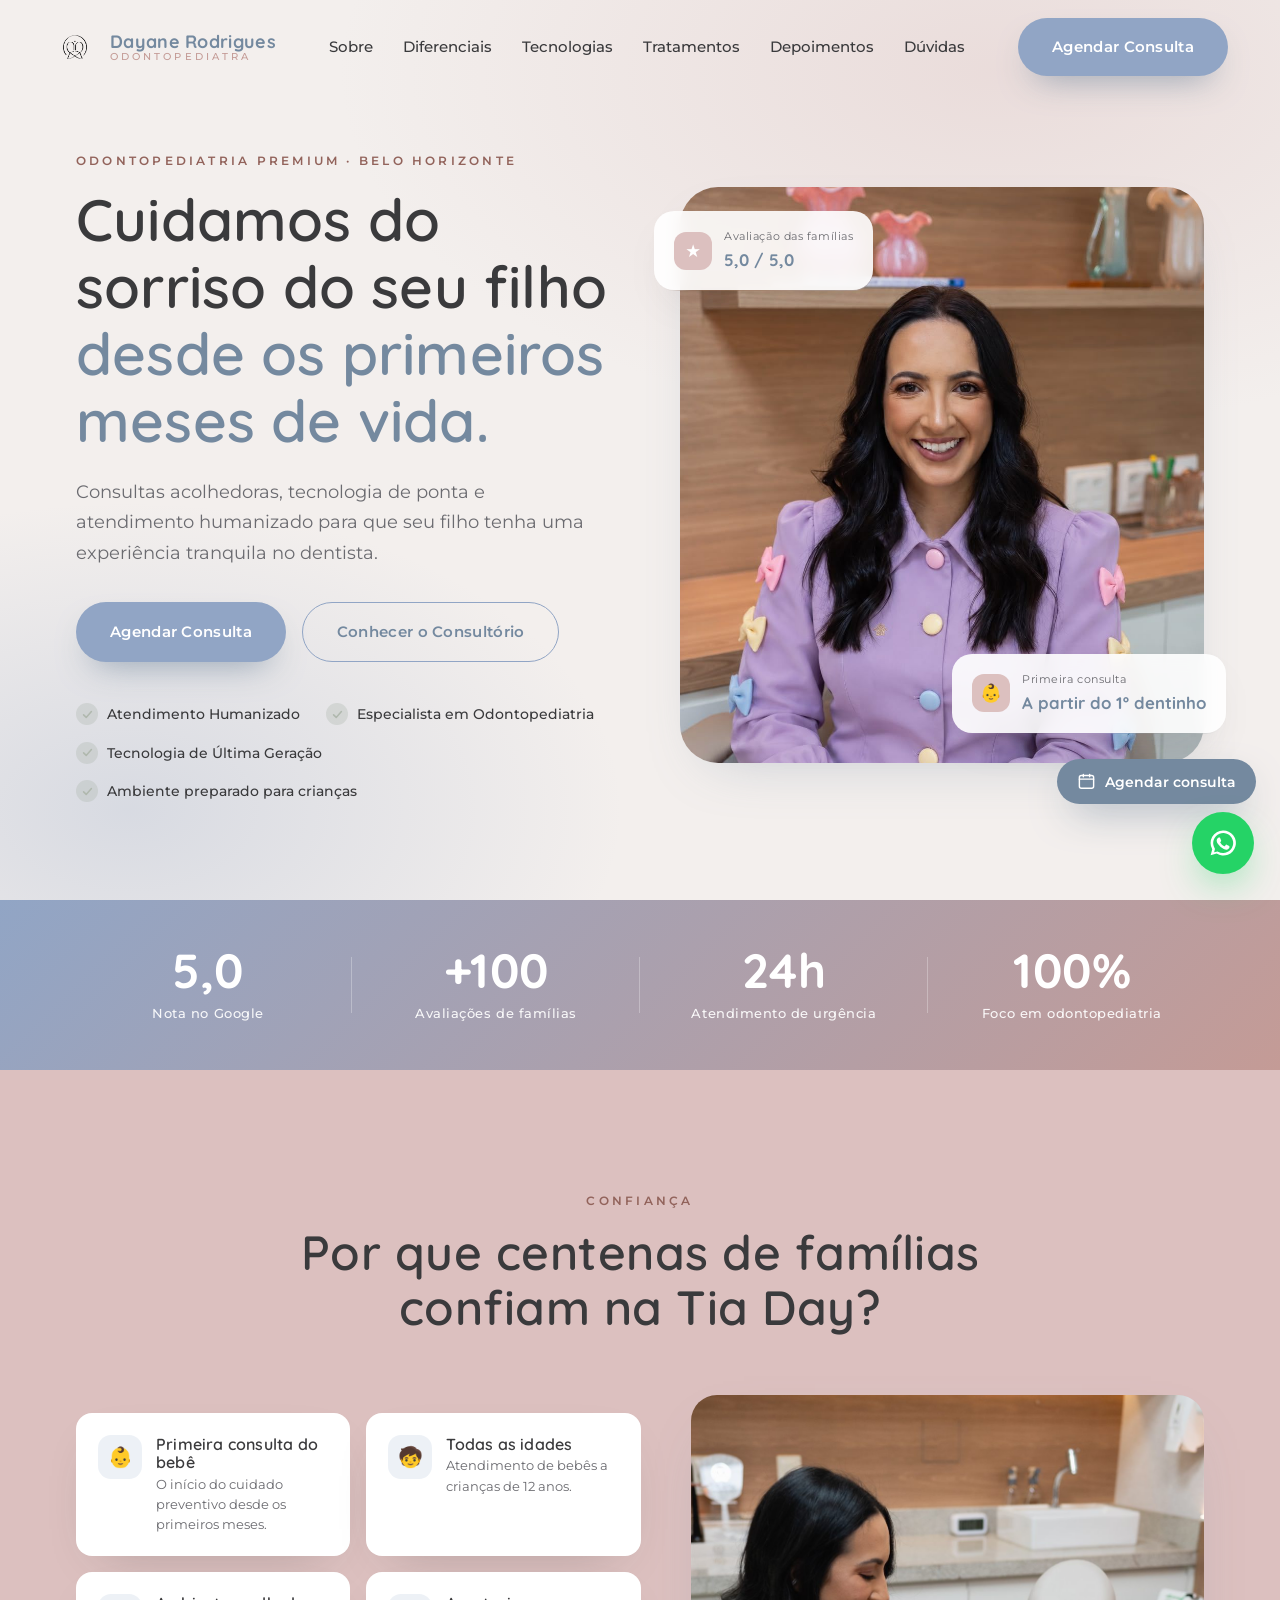
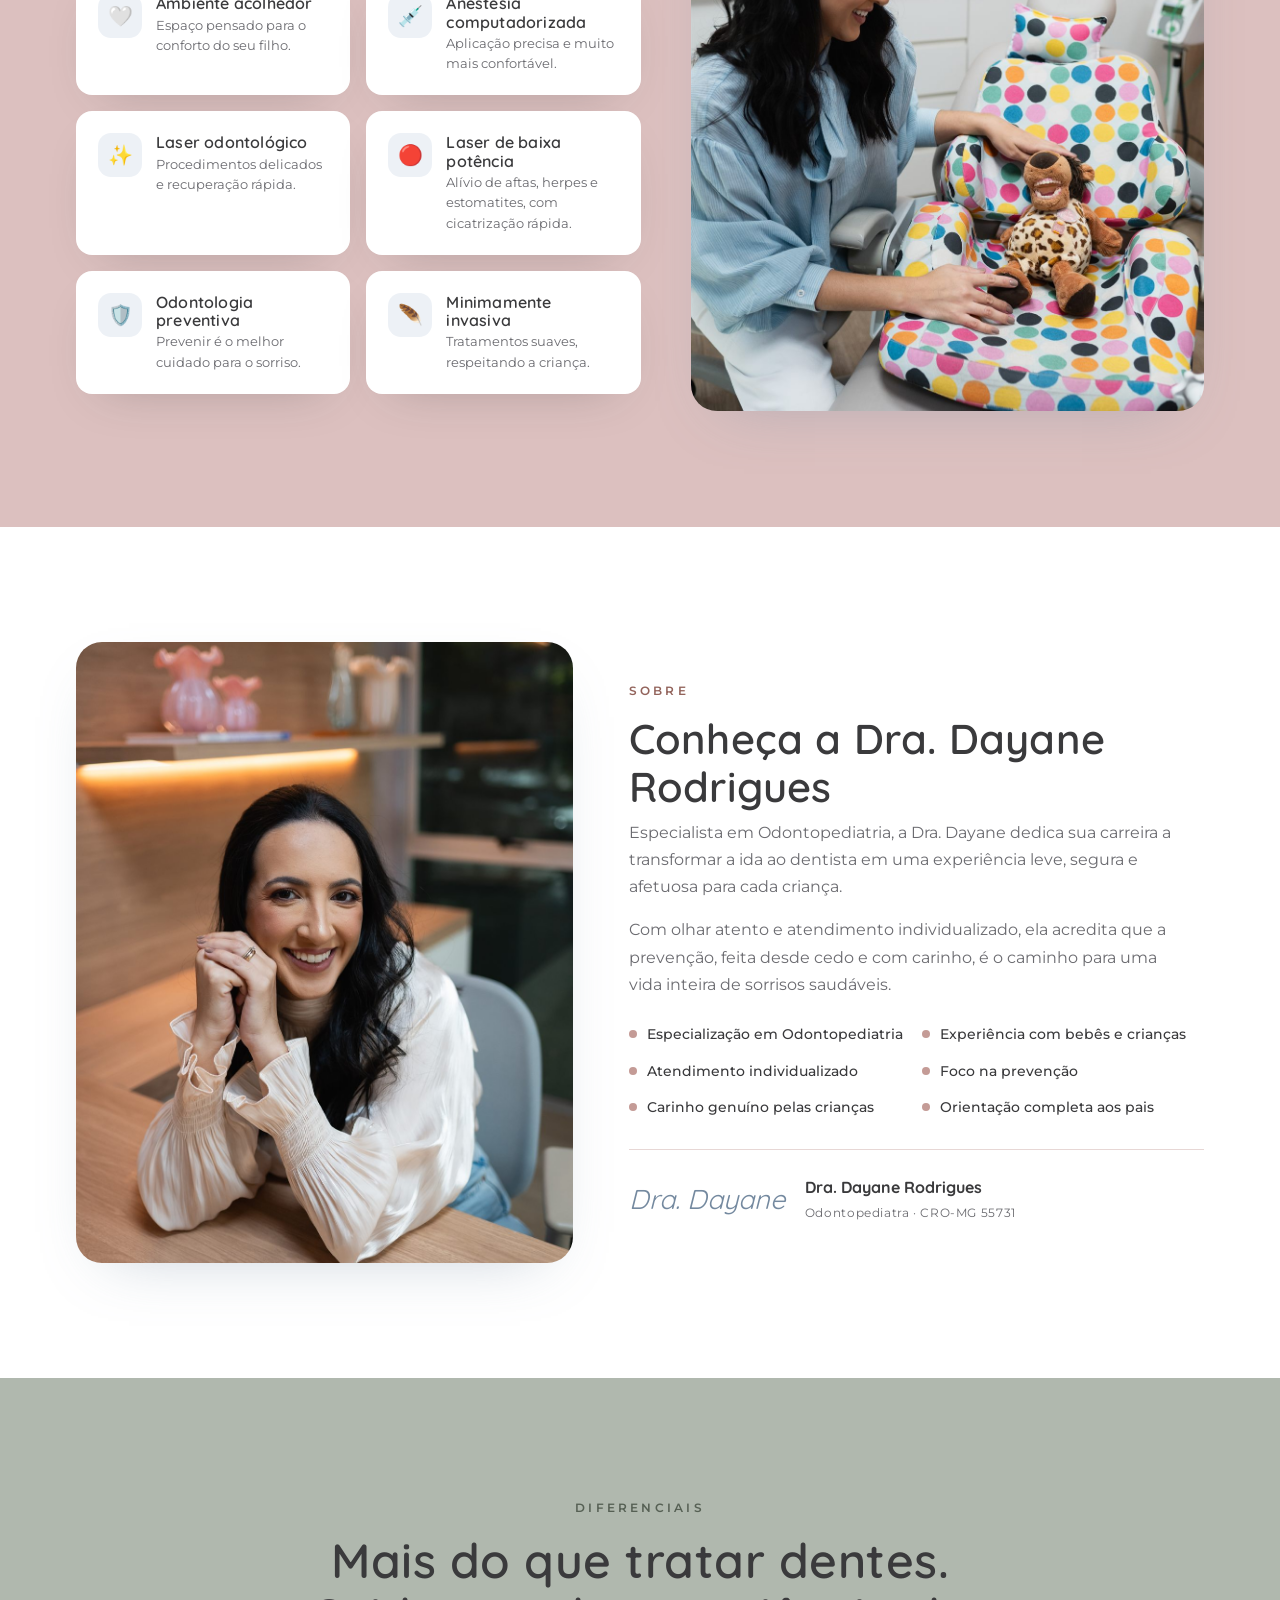
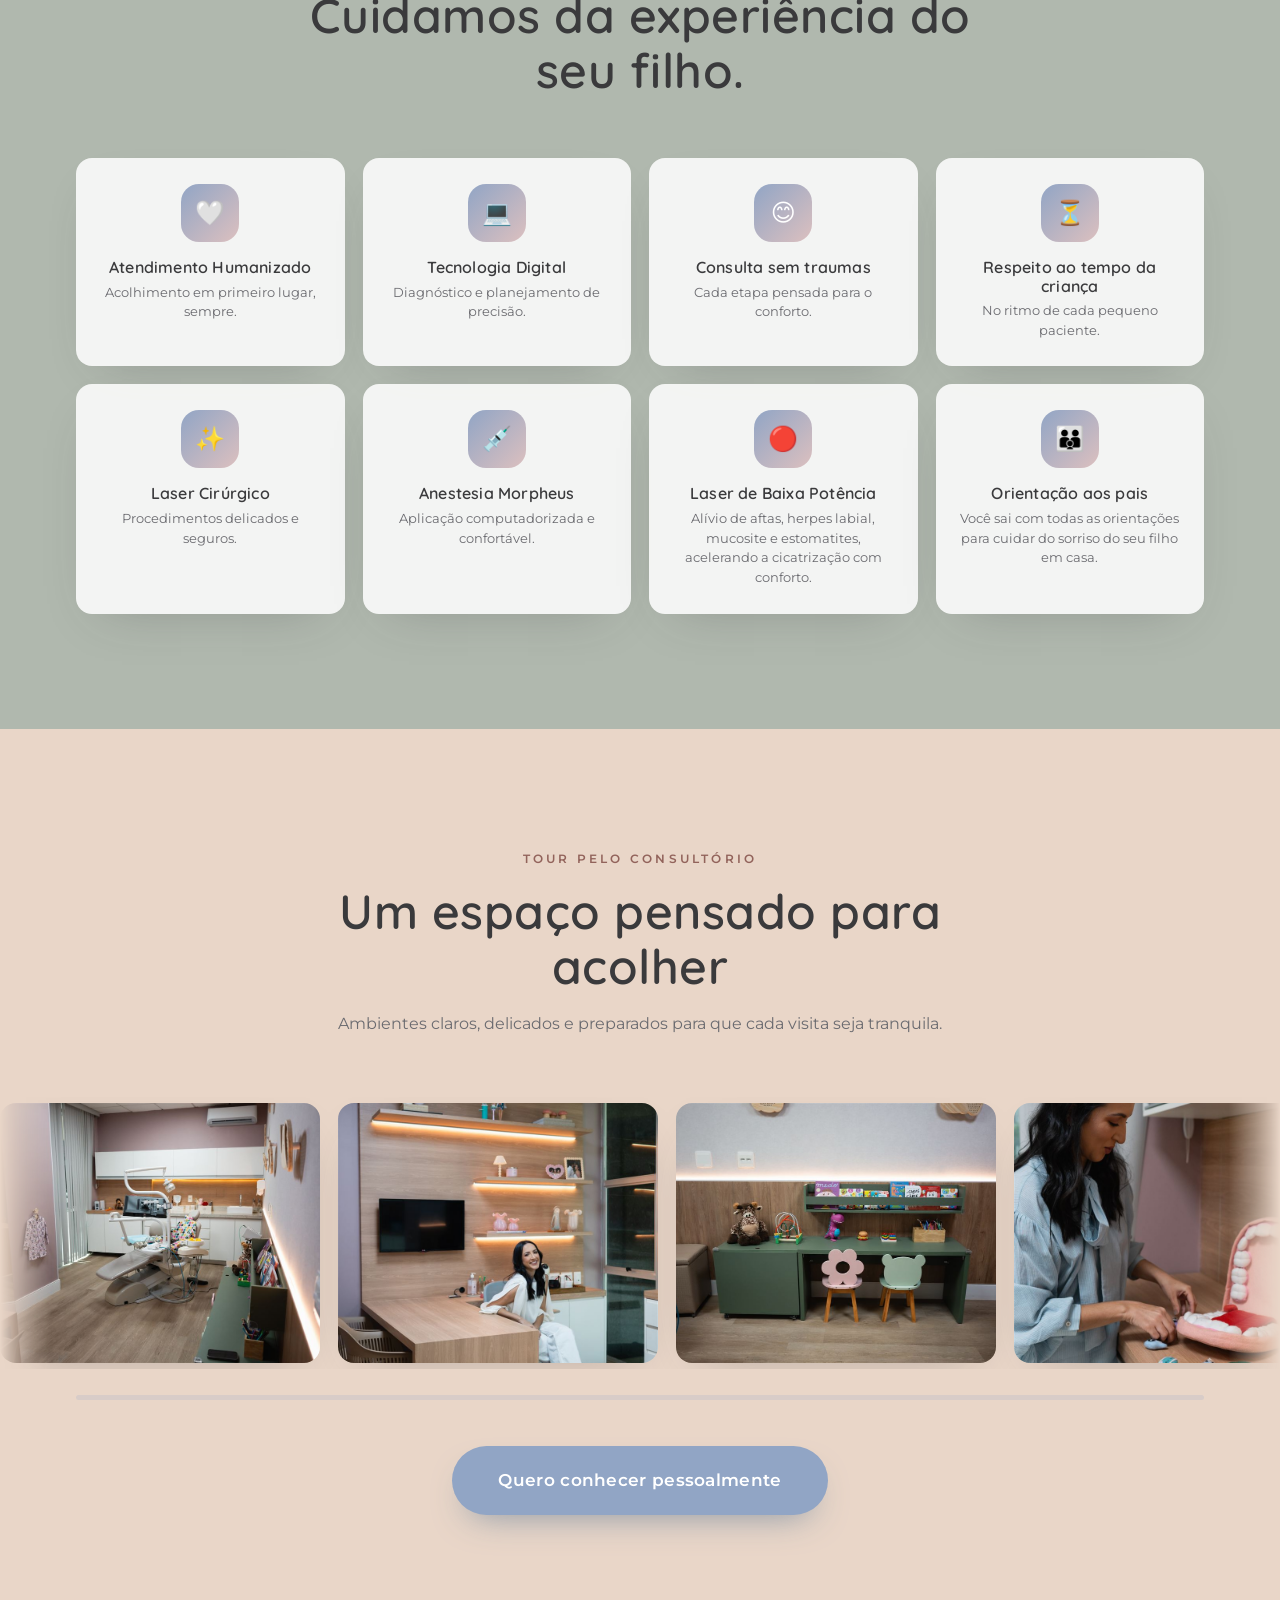
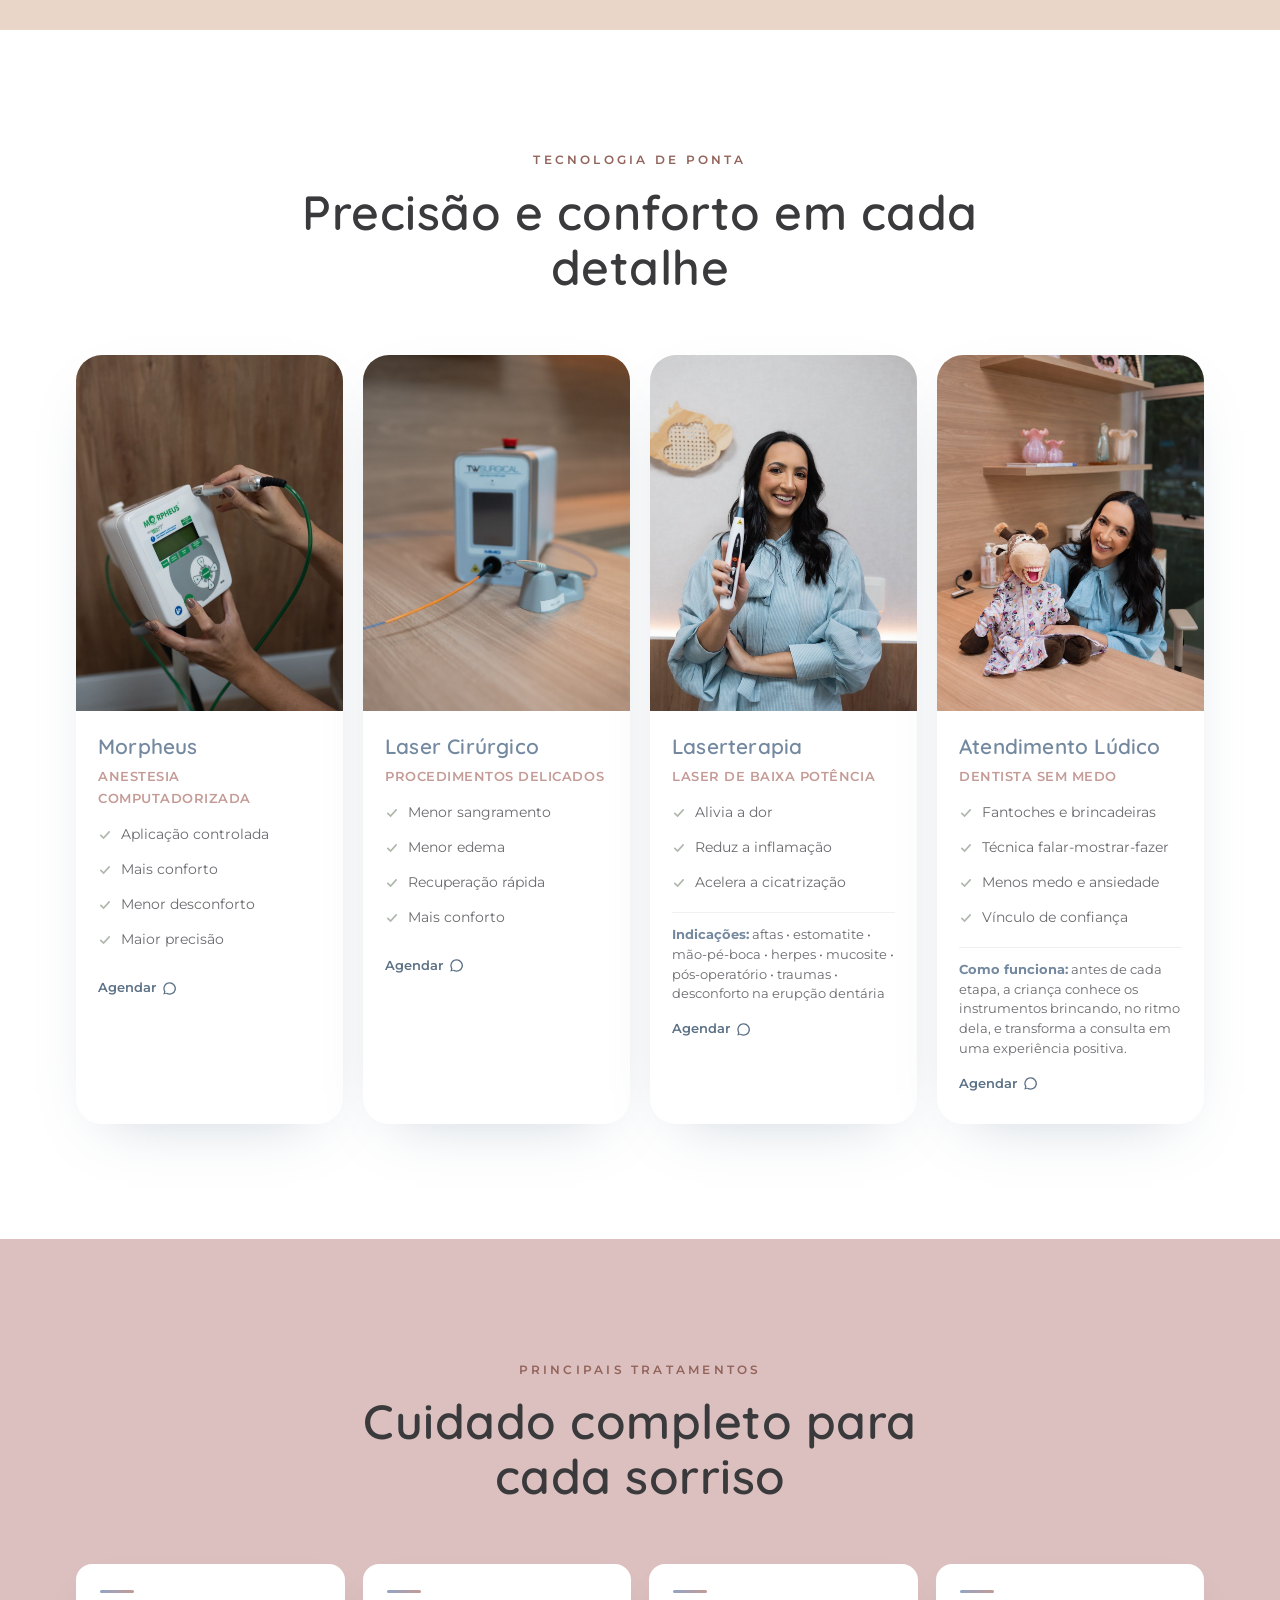
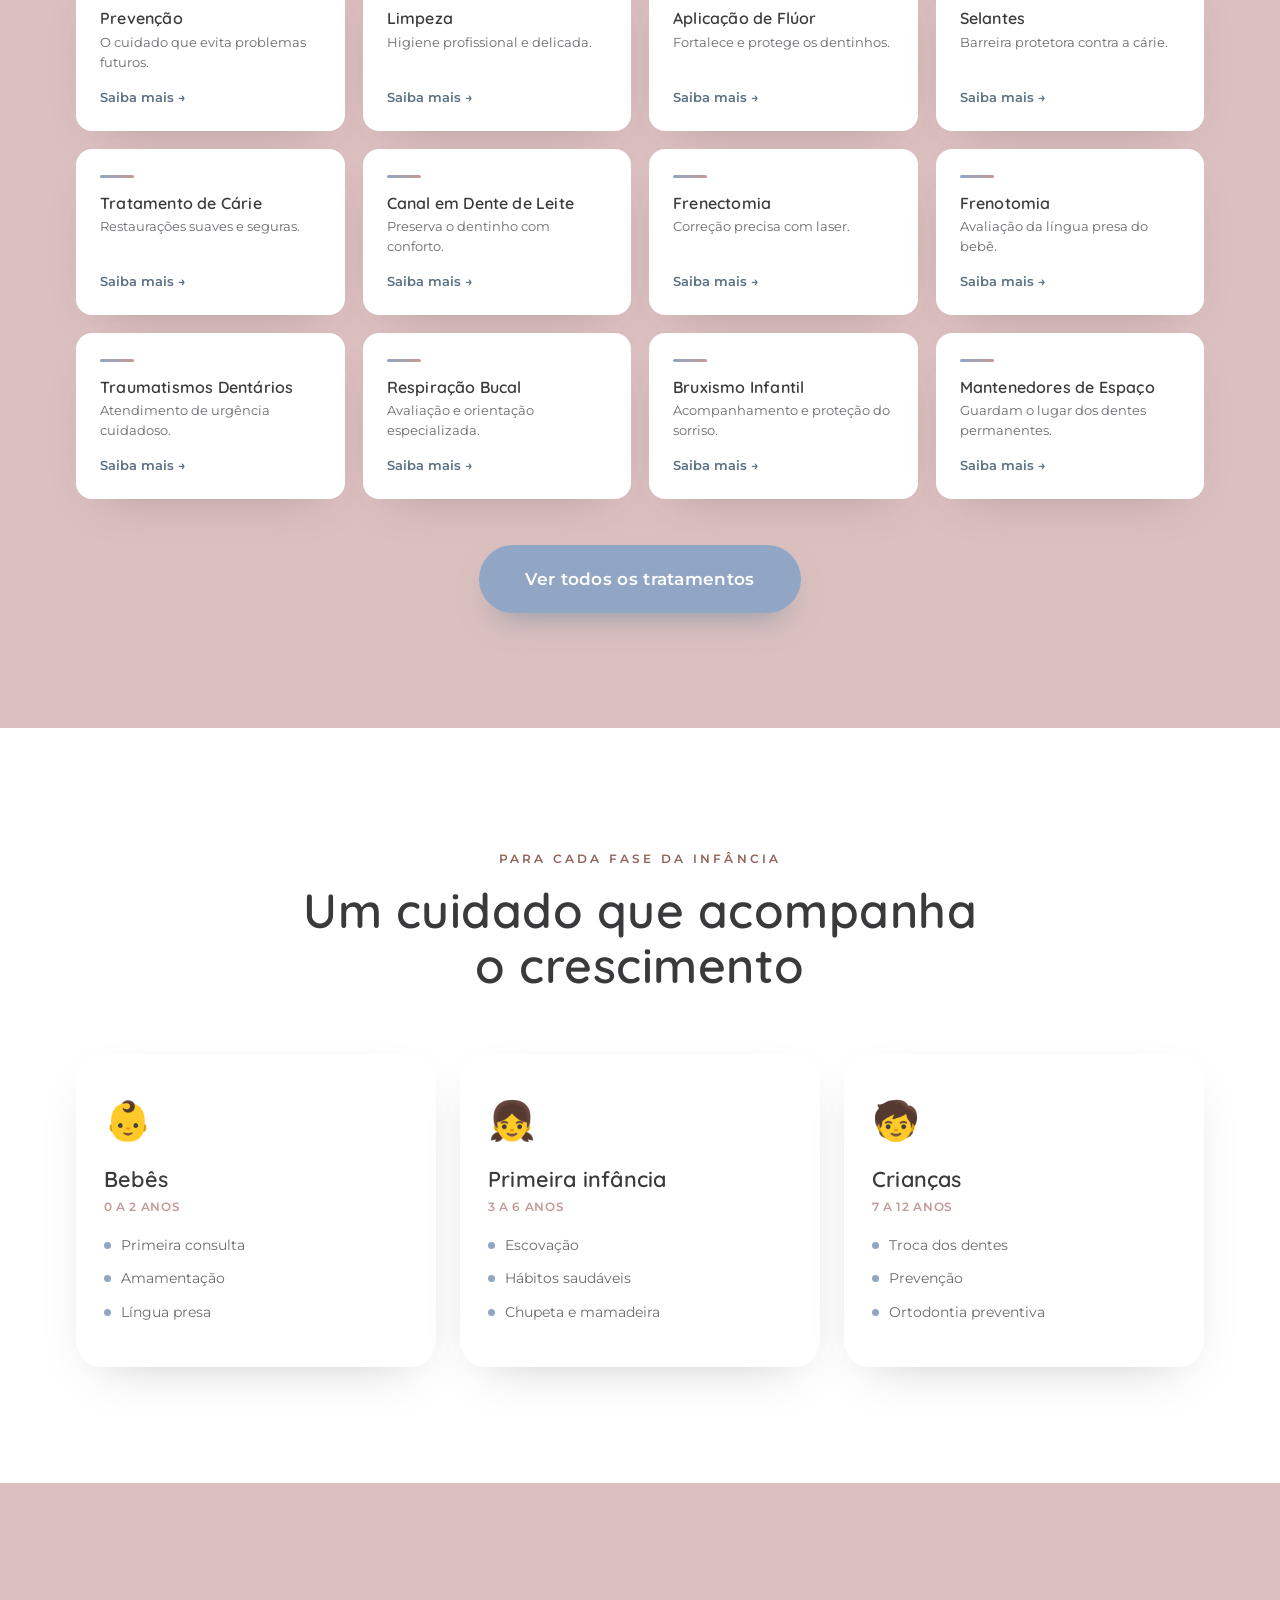
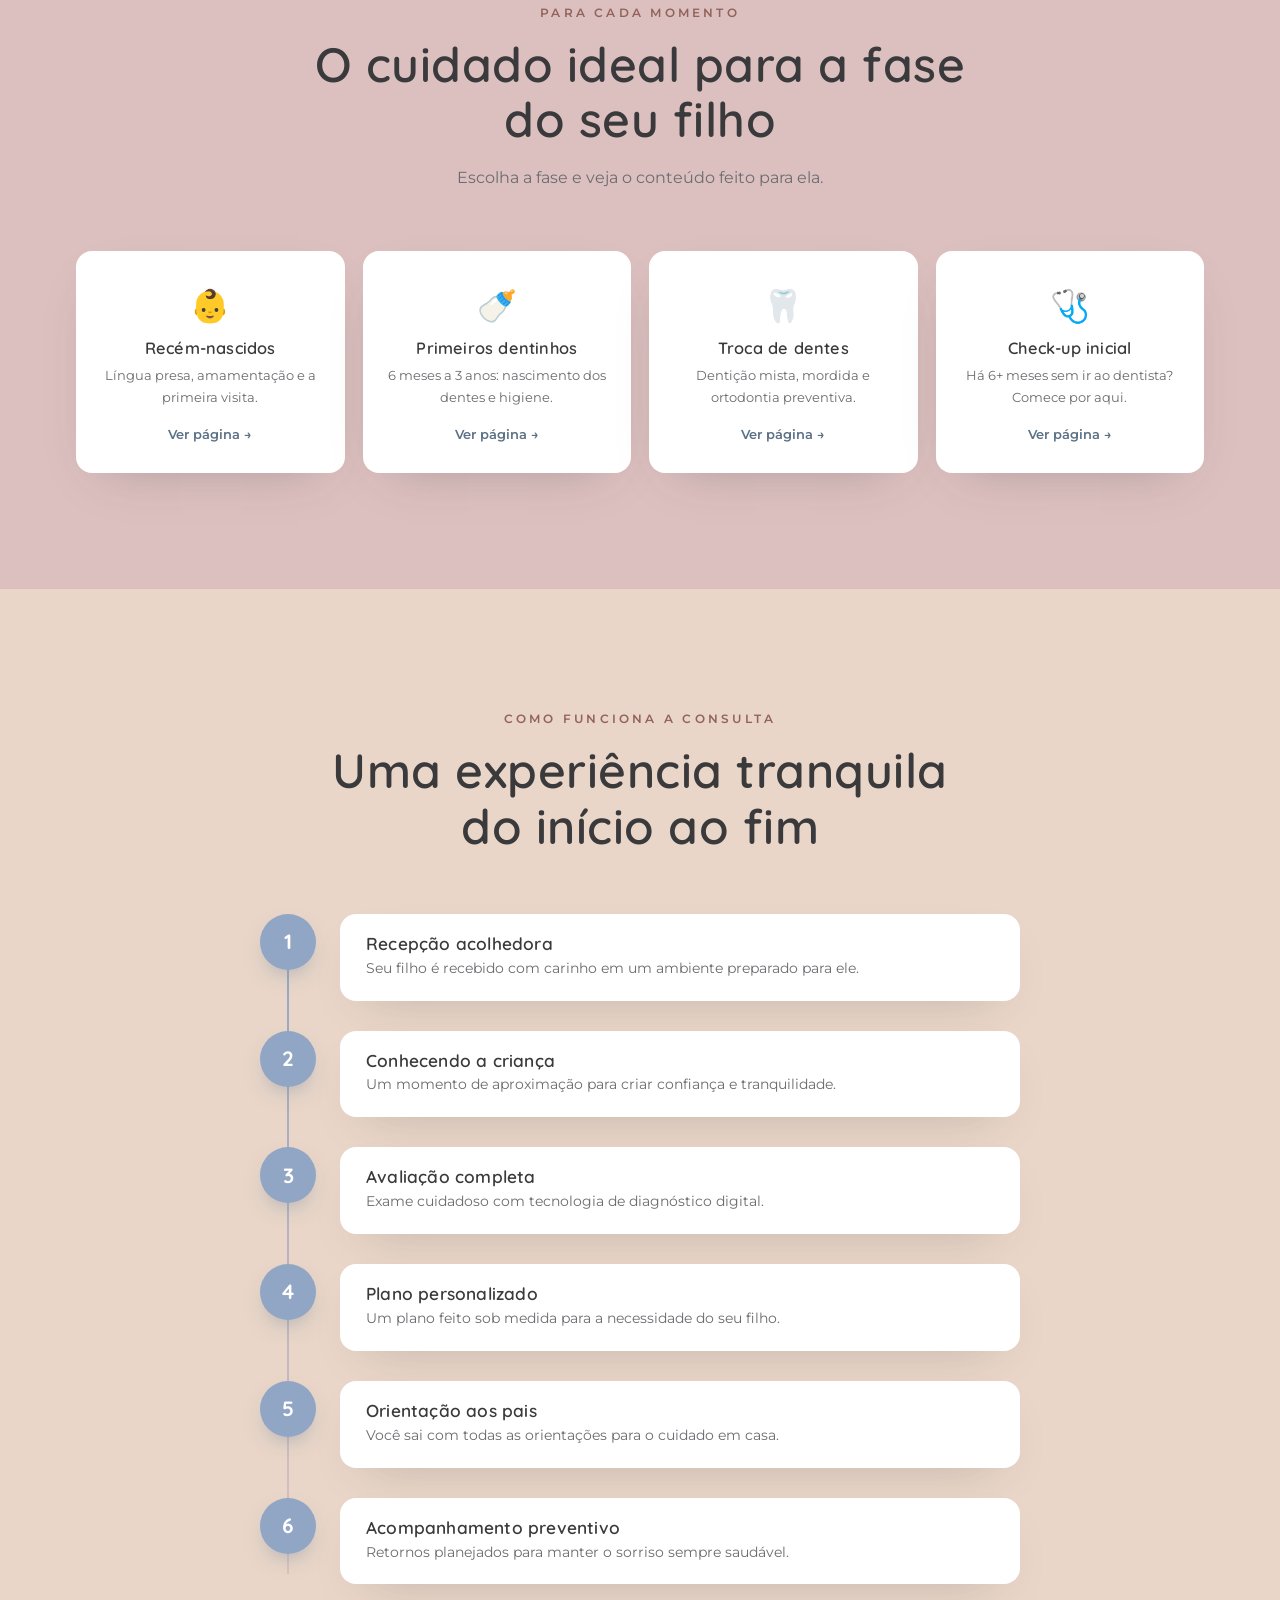
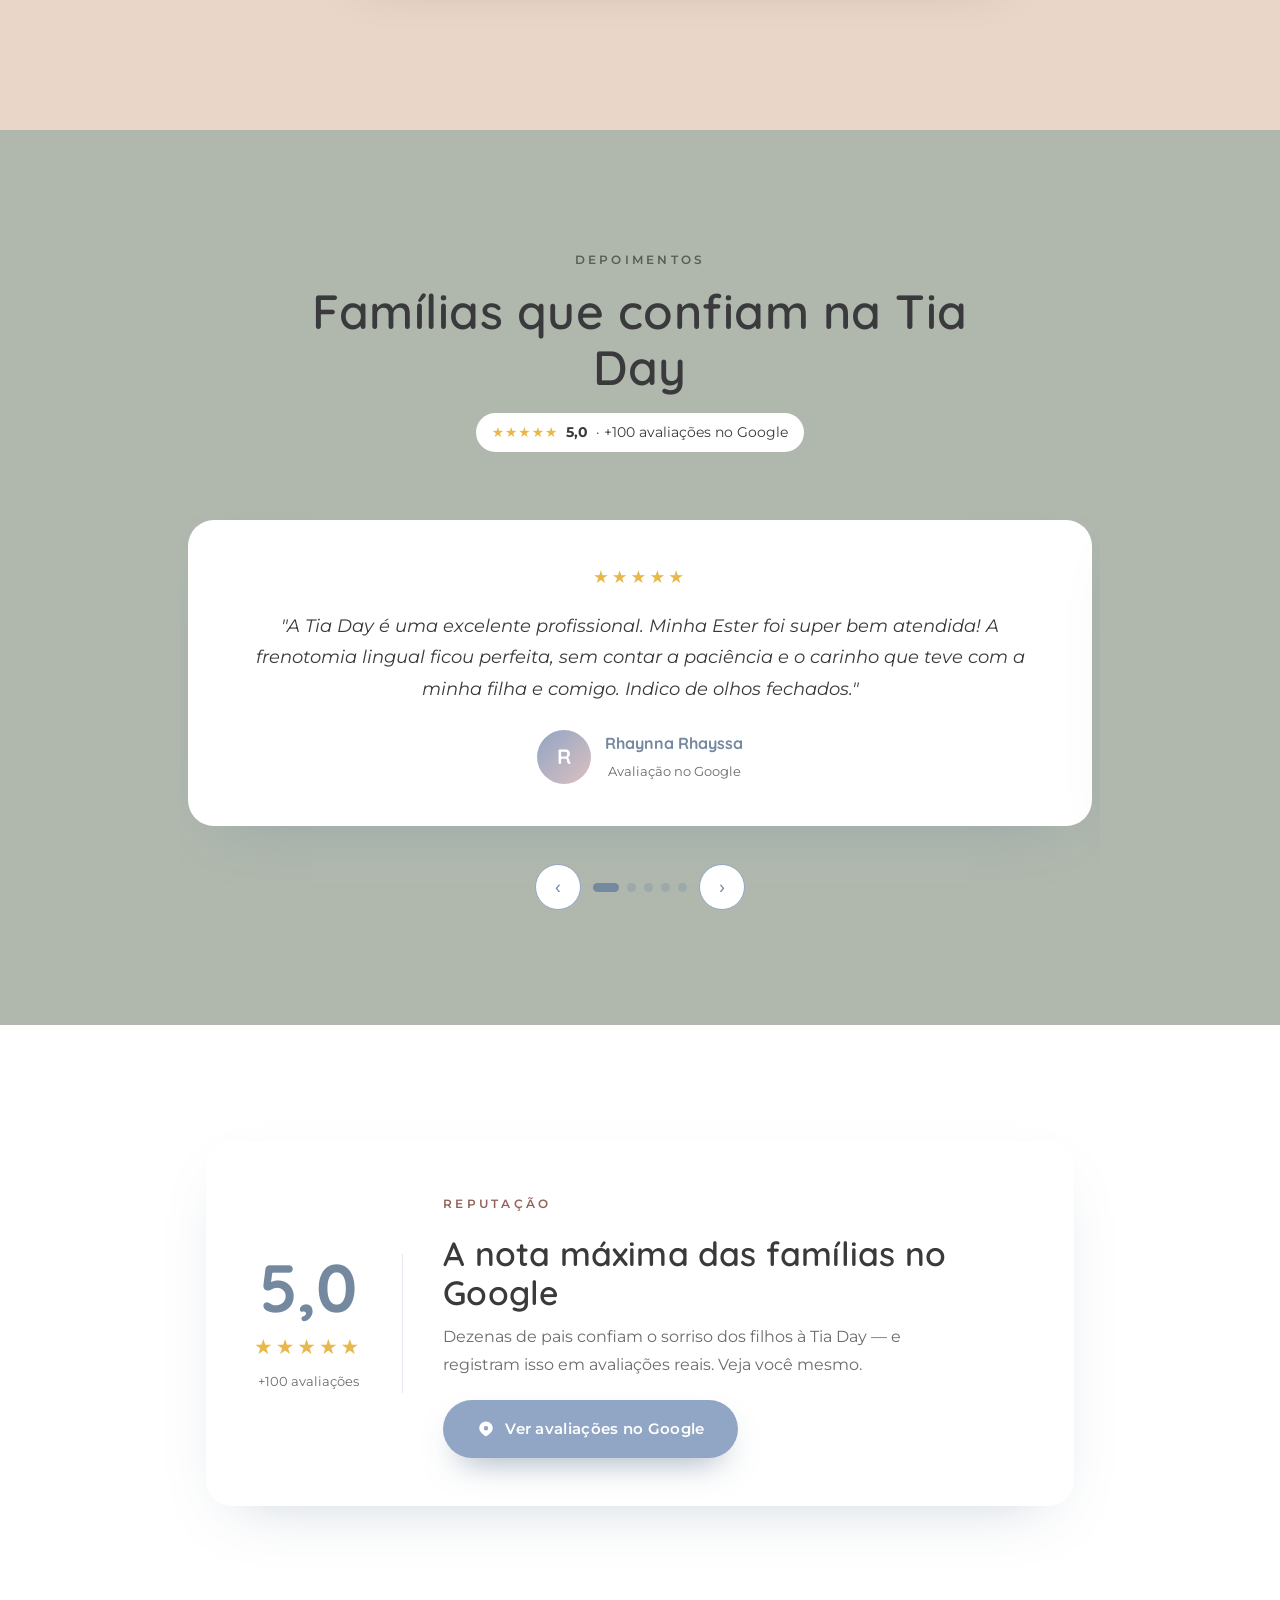
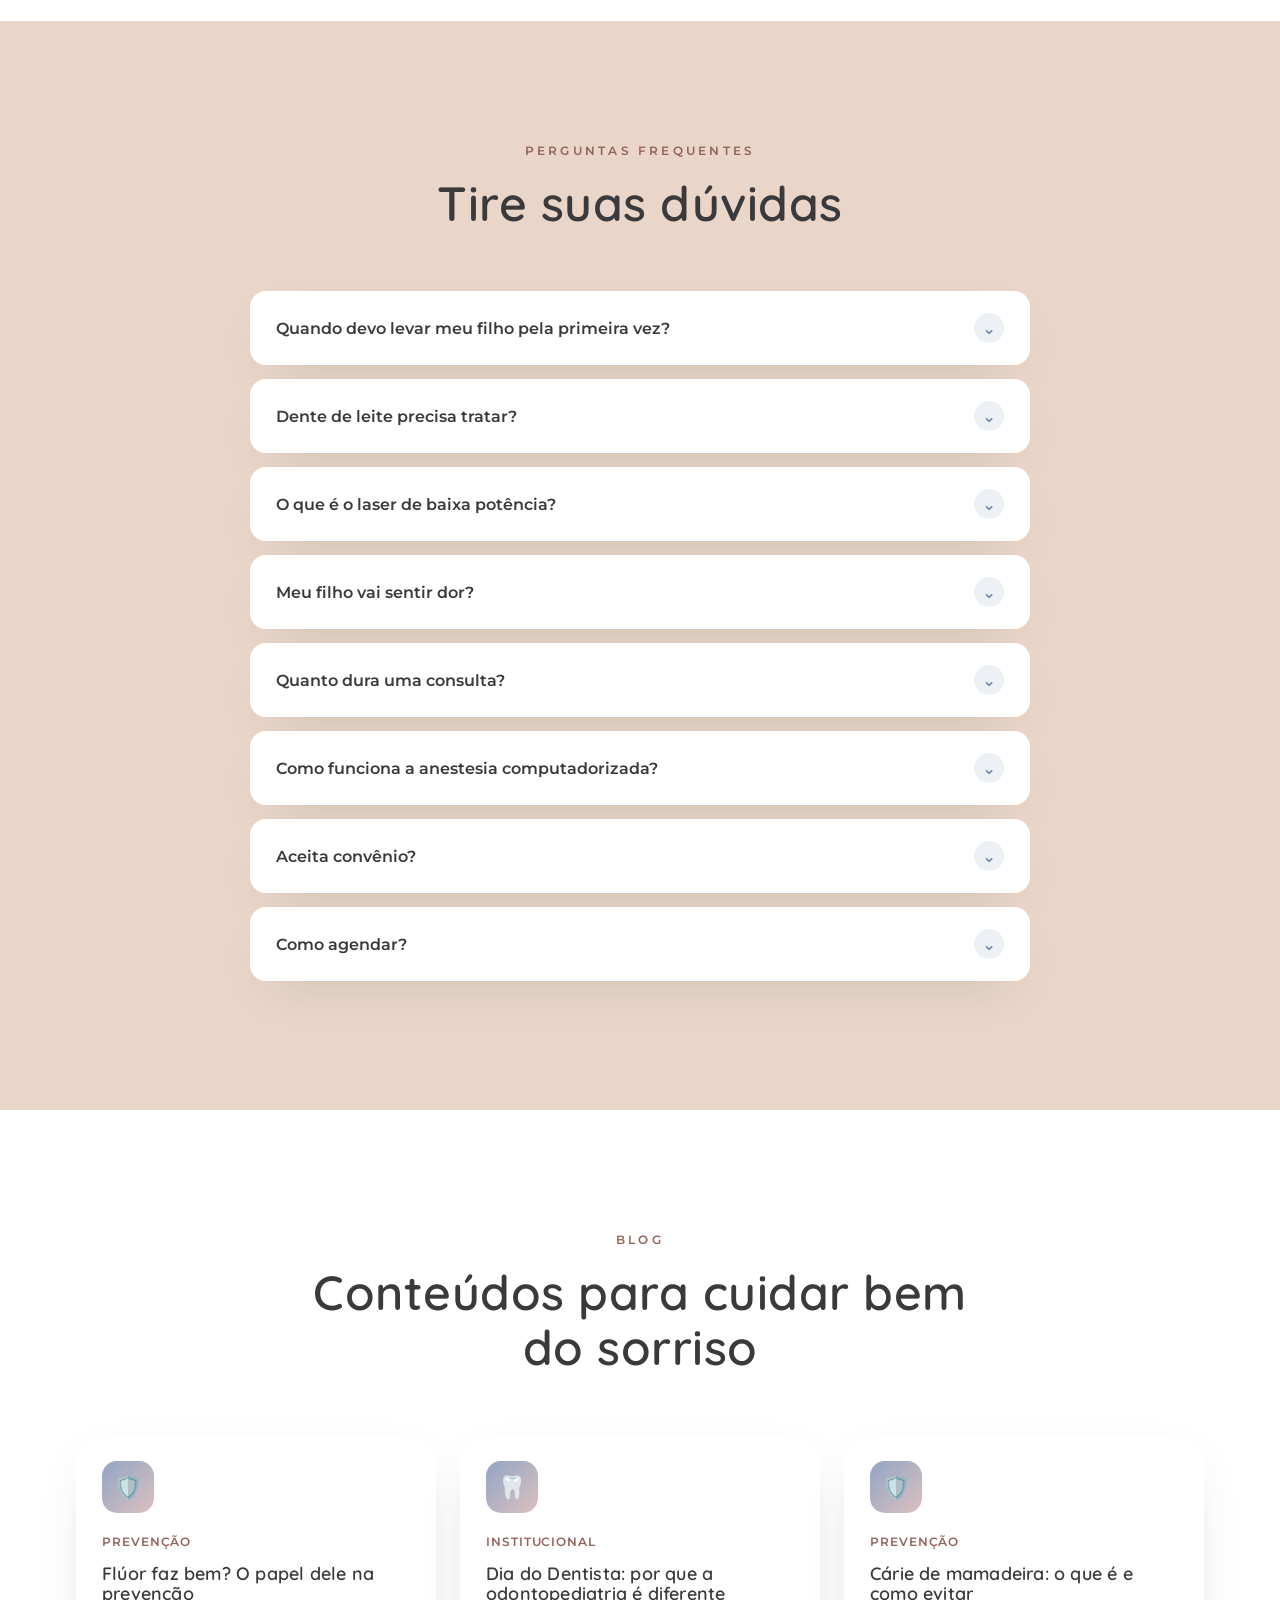
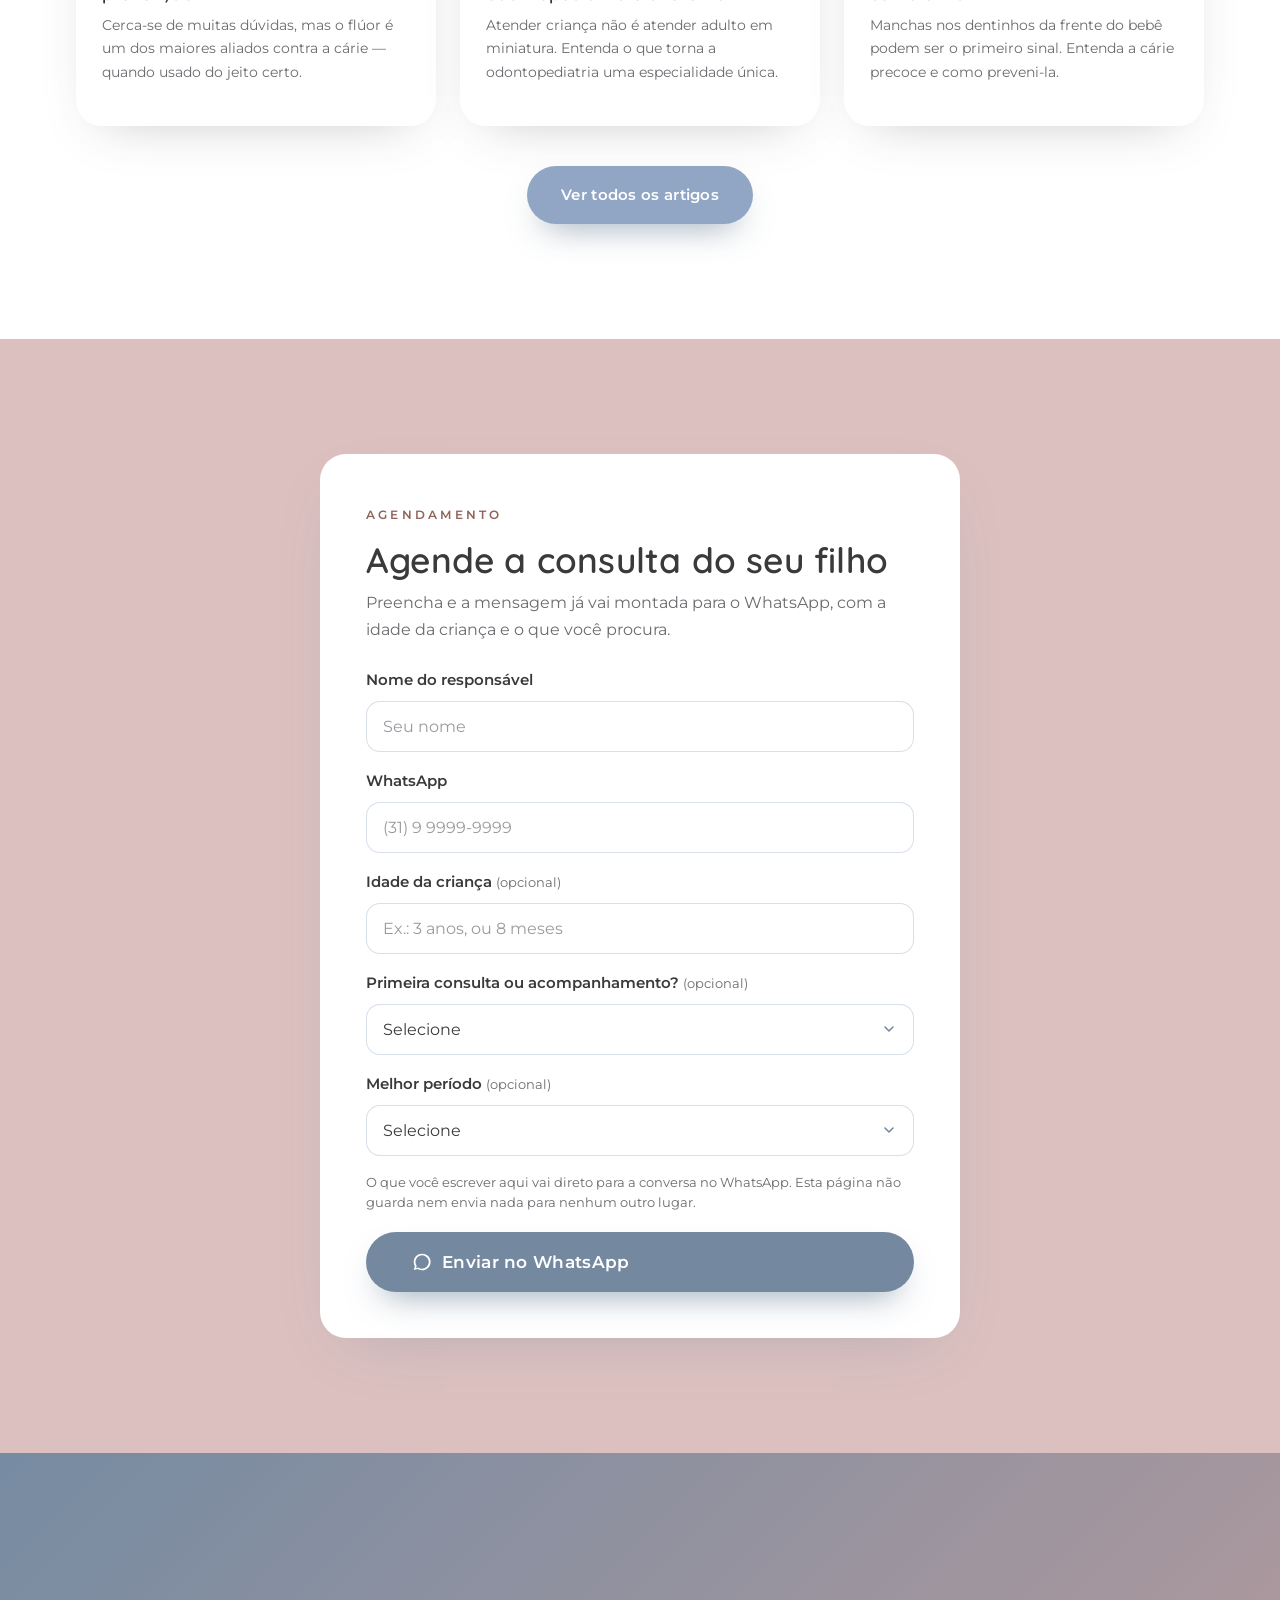
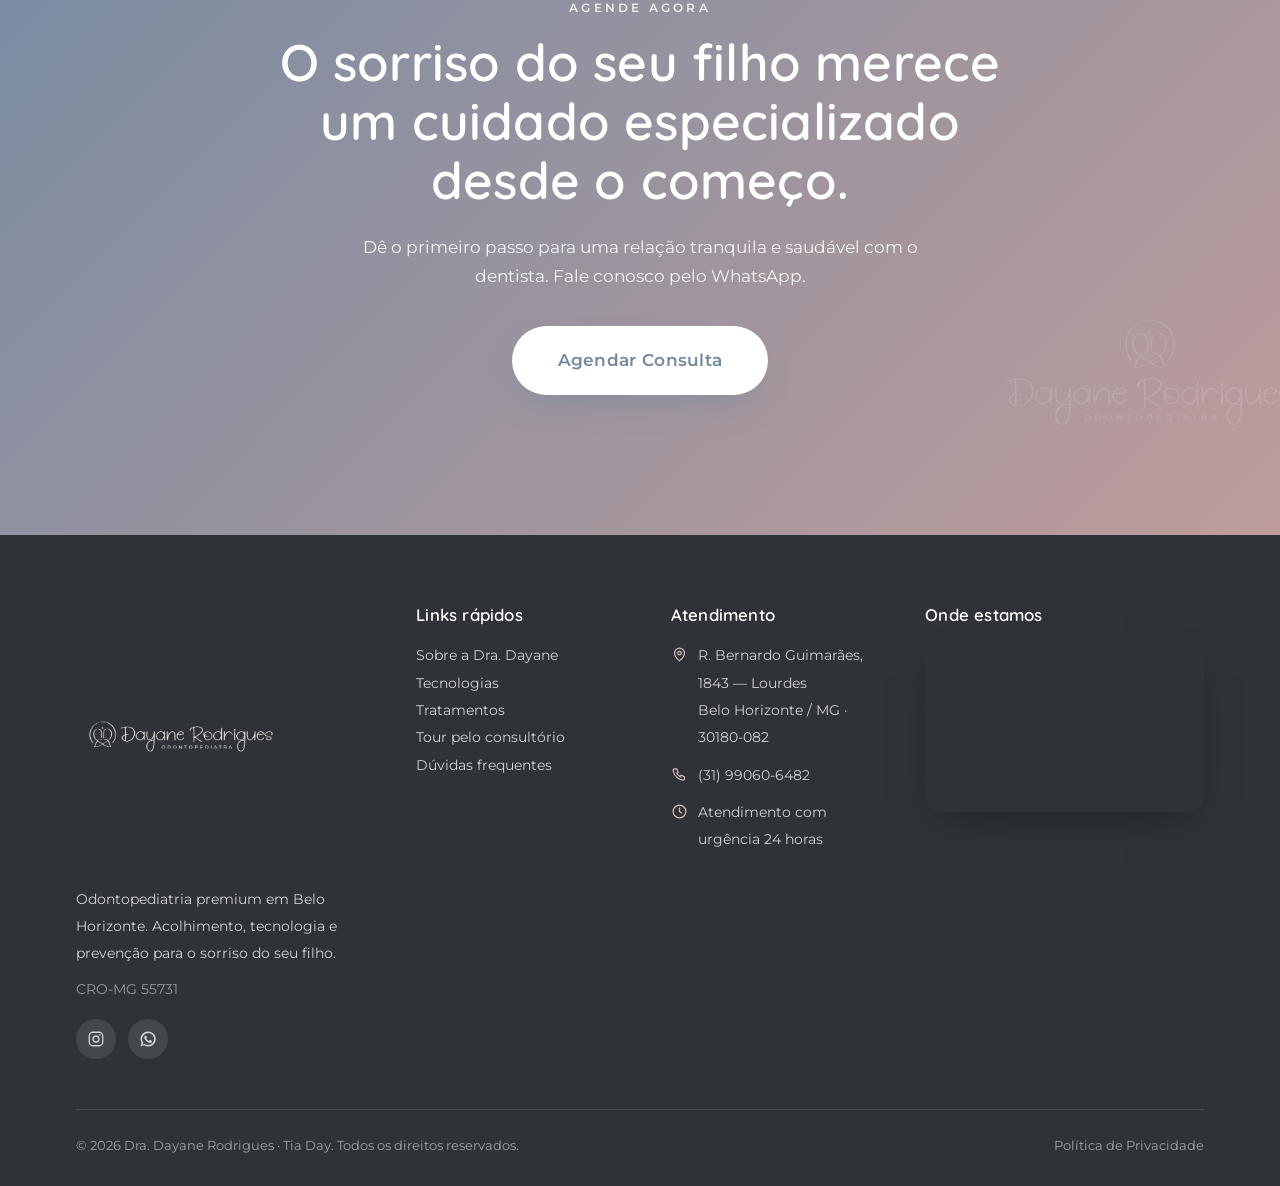
<file: index.html>
<!DOCTYPE html>
<html lang="pt-BR">
<head>
<meta charset="UTF-8" />
<meta name="viewport" content="width=device-width, initial-scale=1.0" />

<!-- ============ SEO ============ -->
<title>Odontopediatra em Belo Horizonte | Dra. Dayane Rodrigues</title>
<meta name="description" content="Odontopediatra especializada em atendimento infantil em Belo Horizonte. Consultório acolhedor, anestesia computadorizada, laser cirúrgico, laser de baixa potência e foco na prevenção da saúde bucal infantil." />
<meta name="theme-color" content="#91A5C5" />
<meta name="author" content="Dra. Dayane Rodrigues — CRO-MG 55731" />
<link rel="canonical" href="https://tiadayodontopediatra.com.br/" />
<meta name="google-site-verification" content="7vc51tzxbLqdoMjMAVCfVEePpEFmfKnyy78p8pq4Zfw" />
<link rel="icon" type="image/png" href="assets/logo-mark.png" />
<!-- Rastreamento (Meta Pixel + Google) — configure os IDs em assets/js/tracking.js -->
<script src="assets/js/tracking.js"></script>

<!-- Open Graph -->
<meta property="og:type" content="website" />
<meta property="og:locale" content="pt_BR" />
<meta property="og:title" content="Odontopediatra em Belo Horizonte | Dra. Dayane Rodrigues" />
<meta property="og:description" content="Cuidamos do sorriso do seu filho desde os primeiros meses de vida. Atendimento humanizado e tecnologia de ponta em odontopediatria." />
<meta property="og:site_name" content="Dra. Dayane Rodrigues — Tia Day" />

<!-- ============ Fonts ============ -->
<link rel="preconnect" href="https://fonts.googleapis.com" />
<link rel="preconnect" href="https://fonts.gstatic.com" crossorigin />
<!-- Caviar Dreams (títulos): se instalada localmente será usada; senão, Quicksand é o fallback geométrico elegante -->
<link href="https://fonts.googleapis.com/css2?family=Quicksand:wght@400;500;600;700&family=Montserrat:wght@300;400;500;600;700&display=swap" rel="stylesheet" />

<!-- ============ Schema.org — Clínica Odontológica ============ -->
<script type="application/ld+json">
{
  "@context": "https://schema.org",
  "@type": "Dentist",
  "name": "Dra. Dayane Rodrigues — Tia Day | Odontopediatria",
  "image": "https://tiadayodontopediatra.com.br/assets/hero.jpg",
  "description": "Odontopediatra especializada em atendimento infantil em Belo Horizonte. Anestesia computadorizada, laser cirúrgico, laser de baixa potência e foco na prevenção.",
  "medicalSpecialty": "Pediatric Dentistry",
  "priceRange": "$$",
  "telephone": "+55-31-99060-6482",
  "hasMap": "https://maps.app.goo.gl/5weKcikMgA9sZADF6",
  "geo": { "@type": "GeoCoordinates", "latitude": -19.92893, "longitude": -43.9415917 },
  "address": {
    "@type": "PostalAddress",
    "streetAddress": "Rua Bernardo Guimarães, 1843",
    "addressLocality": "Belo Horizonte",
    "addressRegion": "MG",
    "postalCode": "30180-082",
    "addressCountry": "BR"
  },
  "aggregateRating": { "@type": "AggregateRating", "ratingValue": "5.0", "reviewCount": "74" },
  "openingHoursSpecification": [{
    "@type": "OpeningHoursSpecification",
    "dayOfWeek": ["Monday","Tuesday","Wednesday","Thursday","Friday","Saturday","Sunday"],
    "opens": "00:00",
    "closes": "23:59"
  }],
  "sameAs": ["https://www.instagram.com/"]
}
</script>
<script type="application/ld+json">
{
  "@context": "https://schema.org",
  "@type": "FAQPage",
  "mainEntity": [
    {"@type":"Question","name":"Quando devo levar meu filho ao dentista pela primeira vez?","acceptedAnswer":{"@type":"Answer","text":"O ideal é a primeira visita acontecer com o nascimento do primeiro dentinho ou até o primeiro ano de vida, para orientar a prevenção desde cedo."}},
    {"@type":"Question","name":"Dente de leite precisa tratar?","acceptedAnswer":{"@type":"Answer","text":"Sim. Os dentes de leite são essenciais para a mastigação, a fala e para guardar o espaço dos dentes permanentes. Cuidar deles previne dor e problemas futuros."}},
    {"@type":"Question","name":"O que é o laser de baixa potência?","acceptedAnswer":{"@type":"Answer","text":"É uma tecnologia que alivia aftas, herpes labial, mucosite e estomatites, acelerando a cicatrização e reduzindo a dor, de forma indolor e sem contato."}},
    {"@type":"Question","name":"Meu filho vai sentir dor?","acceptedAnswer":{"@type":"Answer","text":"Trabalhamos com anestesia computadorizada e técnicas minimamente invasivas para que a experiência seja confortável e sem traumas."}},
    {"@type":"Question","name":"Aceita convênio?","acceptedAnswer":{"@type":"Answer","text":"Entre em contato pelo WhatsApp para verificarmos as condições e a melhor forma de atendimento para a sua família."}}
  ]
}
</script>

<style>
/* ============================================================
   IDENTIDADE VISUAL — Dra. Dayane Rodrigues (Tia Day)
   ============================================================ */
:root{
  /* Paleta oficial */
  --azul-serenity:#91A5C5;
  --azul-serenity-dark:#74899f;
  --rose-claro:#DCC0BF;
  --rose-medio:#C49B96;
  --rose-texto:#92635b;   /* rosé escuro p/ textos (contraste AA) */
  --azul-texto:#5c7186;   /* azul escuro p/ links pequenos (contraste AA) */
  --bege:#E9D6C8;
  --verde-salvia:#B0B8AE;
  --off-white:#F3EFED;
  --branco:#FFFFFF;
  --tinta:#3a3a3c;        /* texto principal */
  --tinta-suave:#6b6b70;  /* texto secundário */

  /* Sistema */
  --radius:26px;
  --radius-sm:16px;
  --shadow-soft:0 18px 50px -28px rgba(58,58,60,.35);
  --shadow-card:0 22px 60px -32px rgba(116,137,159,.45);
  --shadow-hover:0 34px 80px -30px rgba(116,137,159,.55);
  --maxw:1180px;
  --ease:cubic-bezier(.22,.61,.36,1);
  --font-title:"Caviar Dreams","Quicksand",sans-serif;
  --font-body:"Montserrat",system-ui,sans-serif;
}

*{box-sizing:border-box;margin:0;padding:0}
html{scroll-behavior:smooth;-webkit-text-size-adjust:100%;overflow-x:hidden}
body{
  font-family:var(--font-body);
  color:var(--tinta);
  background:var(--off-white);
  line-height:1.7;
  font-weight:400;
  overflow-x:hidden;
  -webkit-font-smoothing:antialiased;
}
h1,h2,h3,h4{font-family:var(--font-title);font-weight:600;line-height:1.15;letter-spacing:.2px;color:var(--tinta)}
img{max-width:100%;display:block}
a{text-decoration:none;color:inherit}
section{position:relative}
.container{width:100%;max-width:var(--maxw);margin:0 auto;padding:0 26px}

/* Tipografia escalável */
h2.section-title{font-size:clamp(1.9rem,4vw,3rem);text-align:center;letter-spacing:.5px}
.eyebrow{
  display:inline-block;font-family:var(--font-body);font-weight:600;
  font-size:.72rem;letter-spacing:.28em;text-transform:uppercase;
  color:var(--rose-texto);margin-bottom:14px;
}
.lead{color:var(--tinta-suave);font-size:1.05rem;max-width:620px;margin:0 auto}
.center{text-align:center}

/* ============ Botões ============ */
.btn{
  display:inline-flex;align-items:center;gap:10px;
  font-family:var(--font-body);font-weight:600;font-size:.96rem;
  padding:16px 34px;border-radius:50px;border:none;cursor:pointer;
  transition:transform .4s var(--ease),box-shadow .4s var(--ease),background .3s;
  letter-spacing:.3px;
}
.btn-primary{background:var(--azul-serenity);color:#fff;box-shadow:0 16px 34px -16px rgba(116,137,159,.85)}
.btn-primary:hover{transform:translateY(-4px);box-shadow:0 26px 48px -18px rgba(116,137,159,.95);background:var(--azul-serenity-dark)}
.btn-ghost{background:transparent;color:var(--azul-serenity-dark);border:1.5px solid var(--azul-serenity)}
.btn-ghost:hover{transform:translateY(-4px);background:rgba(145,165,197,.12)}
.btn-lg{padding:20px 46px;font-size:1.05rem}

/* ============ Navbar ============ */
header.nav{
  position:fixed;top:0;left:0;right:0;z-index:100;
  display:flex;align-items:center;justify-content:space-between;
  padding:18px clamp(20px,5vw,52px);
  transition:background .4s,box-shadow .4s,padding .4s;
}
header.nav.scrolled{
  background:rgba(243,239,237,.82);backdrop-filter:blur(14px);
  box-shadow:0 8px 30px -22px rgba(58,58,60,.5);padding-top:12px;padding-bottom:12px;
}
.brand{display:flex;align-items:center;gap:12px;font-family:var(--font-title);font-weight:700;font-size:1.2rem;color:var(--azul-serenity-dark)}
.brand .brand-mark{width:46px;height:46px;object-fit:contain;flex:0 0 auto}
.brand .brand-name{display:flex;flex-direction:column;line-height:1.05}
.brand .brand-name b{font-family:var(--font-title);font-weight:700;font-size:1.12rem;color:var(--azul-serenity-dark);letter-spacing:.3px}
.brand .brand-name small{font-family:var(--font-body);font-weight:500;font-size:.6rem;letter-spacing:.32em;text-transform:uppercase;color:var(--rose-medio);margin-top:2px}
.nav-links{display:flex;gap:30px;align-items:center}
.nav-links a{font-size:.92rem;font-weight:500;color:var(--tinta);position:relative;transition:color .3s}
.nav-links a::after{content:"";position:absolute;left:0;bottom:-6px;width:0;height:2px;background:var(--azul-serenity);transition:width .35s var(--ease)}
.nav-links a:hover{color:var(--azul-serenity-dark)}
.nav-links a:hover::after{width:100%}
.nav-cta{display:flex;align-items:center;gap:14px}
.menu-toggle{display:none;background:none;border:none;cursor:pointer;flex-direction:column;gap:5px;padding:8px}
.menu-toggle span{width:24px;height:2px;background:var(--tinta);border-radius:2px;transition:.3s}

/* ============ HERO ============ */
.hero{
  min-height:100vh;display:flex;align-items:center;
  padding:130px 0 80px;overflow:hidden;
  background:
    radial-gradient(1100px 600px at 78% 8%,rgba(220,192,191,.40),transparent 60%),
    radial-gradient(900px 560px at 10% 90%,rgba(145,165,197,.28),transparent 55%),
    var(--off-white);
}
.hero .container{display:grid;grid-template-columns:1.05fr 1fr;gap:54px;align-items:center}
.hero h1{font-size:clamp(2.3rem,4.6vw,3.65rem);margin-bottom:22px}
.hero h1 .accent{color:var(--azul-serenity-dark)}
.hero p.sub{font-size:1.12rem;color:var(--tinta-suave);max-width:520px;margin-bottom:34px}
.hero-actions{display:flex;flex-wrap:wrap;gap:16px;margin-bottom:40px}
.trust-badges{display:flex;flex-wrap:wrap;gap:14px 26px}
.trust-badges li{list-style:none;display:flex;align-items:center;gap:9px;font-size:.9rem;font-weight:500;color:var(--tinta)}
.trust-badges .ck{width:22px;height:22px;border-radius:50%;background:rgba(176,184,174,.35);display:grid;place-items:center;color:var(--verde-salvia);flex:0 0 auto}
.trust-badges svg{width:13px;height:13px}

/* Hero visual */
.hero-visual{position:relative}
.hero-photo{
  border-radius:38px;overflow:hidden;box-shadow:var(--shadow-card);
  aspect-ratio:4/4.4;position:relative;
}
.hero-float{
  position:absolute;background:rgba(255,255,255,.9);backdrop-filter:blur(8px);
  border-radius:20px;padding:16px 20px;box-shadow:var(--shadow-soft);
  display:flex;align-items:center;gap:12px;animation:floaty 5s ease-in-out infinite;
}
.hero-float .ic{width:38px;height:38px;border-radius:12px;display:grid;place-items:center;background:var(--rose-claro);color:#fff;font-size:1.1rem}
.hero-float small{display:block;font-size:.7rem;color:var(--tinta-suave);letter-spacing:.05em}
.hero-float strong{font-family:var(--font-title);font-size:1.05rem;color:var(--azul-serenity-dark)}
.hero-float.one{top:24px;left:-26px;animation-delay:.4s}
.hero-float.two{bottom:30px;right:-22px}
@keyframes floaty{0%,100%{transform:translateY(0)}50%{transform:translateY(-12px)}}

/* ============ Image placeholders elegantes ============
   Substitua o background-image pelas fotografias reais. */
.photo{
  position:relative;width:100%;height:100%;
  background:linear-gradient(135deg,var(--rose-claro),var(--bege) 55%,var(--azul-serenity));
  display:grid;place-items:center;text-align:center;color:rgba(255,255,255,.92);
  background-size:cover;background-position:center;
}
.photo .ph-label{
  font-family:var(--font-body);font-size:.78rem;font-weight:500;letter-spacing:.04em;
  padding:10px 16px;border-radius:30px;background:rgba(58,58,60,.22);backdrop-filter:blur(4px);
  display:flex;align-items:center;gap:8px;max-width:80%;
}
.photo .ph-label svg{width:16px;height:16px;flex:0 0 auto}
/* Foto real preenchendo o container */
.photo-img{width:100%;height:100%;object-fit:cover;display:block}

/* ============ Seções genéricas ============ */
.block{padding:clamp(70px,9vw,120px) 0}
.block.tint-rose{background:var(--rose-claro)}
.block.tint-bege{background:var(--bege)}
.block.tint-salvia{background:var(--verde-salvia)}
.block.tint-white{background:var(--branco)}
.section-head{max-width:680px;margin:0 auto 60px;text-align:center}
.section-head p{margin-top:16px;color:var(--tinta-suave)}
.block.tint-salvia .section-head p,.block.tint-salvia .eyebrow{color:#5c6358}
.block.tint-salvia .eyebrow{color:#566054}

/* ============ Faixa de números ============ */
.stats{
  background:linear-gradient(135deg,var(--azul-serenity),var(--rose-medio));
  padding:46px 0;
}
.stats .container{display:grid;grid-template-columns:repeat(4,1fr);gap:24px}
.stat{text-align:center;color:#fff;position:relative}
.stat:not(:last-child)::after{content:"";position:absolute;right:-12px;top:14%;height:72%;width:1px;background:rgba(255,255,255,.28)}
.stat .num{font-family:var(--font-title);font-weight:700;font-size:clamp(2.1rem,4vw,3rem);line-height:1;letter-spacing:.5px}
.stat .lbl{font-family:var(--font-body);font-size:.82rem;font-weight:500;letter-spacing:.04em;margin-top:8px;color:rgba(255,255,255,.92)}
@media(max-width:680px){.stats .container{grid-template-columns:1fr 1fr;gap:30px 16px}.stat:nth-child(2)::after{display:none}}

/* ============ CTA dentro de cards ============ */
.card-cta{display:inline-flex;align-items:center;gap:6px;margin-top:14px;font-size:.8rem;font-weight:600;color:var(--azul-texto);transition:gap .3s var(--ease);cursor:pointer}
.card-cta:hover{gap:11px}
.card-cta svg{width:15px;height:15px}

/* ============ Cards de confiança ============ */
.confianca{display:grid;grid-template-columns:1.1fr 1fr;gap:50px;align-items:center}
.conf-grid{display:grid;grid-template-columns:repeat(2,1fr);gap:16px}
.conf-card{
  background:#fff;border-radius:var(--radius-sm);padding:22px;
  box-shadow:var(--shadow-soft);display:flex;gap:14px;align-items:flex-start;
  transition:transform .4s var(--ease),box-shadow .4s var(--ease);
}
.conf-card:hover{transform:translateY(-6px);box-shadow:var(--shadow-hover)}
.conf-card .ic{width:44px;height:44px;border-radius:13px;flex:0 0 auto;display:grid;place-items:center;background:rgba(145,165,197,.16);color:var(--azul-serenity-dark);font-size:1.25rem}
.conf-card h4{font-size:1rem;margin-bottom:2px}
.conf-card p{font-size:.84rem;color:var(--tinta-suave);line-height:1.5}
.conf-photo{border-radius:var(--radius);overflow:hidden;aspect-ratio:3/3.6;box-shadow:var(--shadow-card)}

/* ============ Sobre ============ */
.sobre{display:grid;grid-template-columns:.95fr 1.1fr;gap:56px;align-items:center}
.sobre-photo{border-radius:var(--radius);overflow:hidden;aspect-ratio:4/5;box-shadow:var(--shadow-card)}
.sobre h2{font-size:clamp(1.8rem,3.5vw,2.6rem);text-align:left;margin-bottom:8px}
.sobre .eyebrow{display:block}
.sobre p{color:var(--tinta-suave);margin-bottom:16px;max-width:560px}
.sobre .pillars{display:grid;grid-template-columns:1fr 1fr;gap:12px;margin:24px 0 30px}
.sobre .pillars li{list-style:none;display:flex;gap:10px;align-items:center;font-size:.9rem;font-weight:500}
.sobre .pillars .dot{width:8px;height:8px;border-radius:50%;background:var(--rose-medio);flex:0 0 auto}
.assinatura{display:flex;align-items:center;gap:20px;margin-top:8px;padding-top:24px;border-top:1px solid rgba(196,155,150,.4)}
.assinatura .sign{font-family:var(--font-title);font-size:1.7rem;color:var(--azul-serenity-dark);font-style:italic}
.assinatura small{display:block;font-size:.78rem;color:var(--tinta-suave);letter-spacing:.05em}

/* ============ Diferenciais ============ */
.dif-grid{display:grid;grid-template-columns:repeat(4,1fr);gap:18px}
.dif-card{
  background:rgba(255,255,255,.85);border-radius:var(--radius-sm);padding:26px 22px;text-align:center;
  transition:transform .4s var(--ease),box-shadow .4s var(--ease);box-shadow:var(--shadow-soft);
}
.dif-card:hover{transform:translateY(-8px);box-shadow:var(--shadow-hover)}
.dif-card .ic{width:58px;height:58px;border-radius:18px;margin:0 auto 16px;display:grid;place-items:center;font-size:1.5rem;background:linear-gradient(135deg,var(--azul-serenity),var(--rose-claro));color:#fff}
.dif-card h4{font-size:1rem;margin-bottom:6px}
.dif-card p{font-size:.82rem;color:var(--tinta-suave);line-height:1.5}

/* ============ Tour / Galeria ============ */
/* Carrossel controlado pelo scroll da página (Tour) */
.marquee{overflow:hidden;position:relative;padding:6px 0;-webkit-mask-image:linear-gradient(90deg,transparent 0,#000 4%,#000 96%,transparent 100%);mask-image:linear-gradient(90deg,transparent 0,#000 4%,#000 96%,transparent 100%)}
.marquee-track{display:flex;width:max-content;will-change:transform;transition:transform .12s linear}
.m-item{flex:0 0 auto;width:clamp(230px,25vw,320px);height:260px;margin-right:18px;border-radius:var(--radius-sm);overflow:hidden;box-shadow:var(--shadow-soft)}
.m-item img{width:100%;height:100%;object-fit:cover;display:block;transition:transform .6s var(--ease)}
.m-item:hover img{transform:scale(1.06)}
.tour-progress{height:5px;background:rgba(145,165,197,.2);border-radius:5px;margin:26px auto 0;overflow:hidden}
.tour-progress span{display:block;height:100%;width:0;background:linear-gradient(90deg,var(--azul-serenity),var(--rose-medio));border-radius:5px;transition:width .12s linear}
.gallery .tall{grid-row:span 2}
.gallery .wide{grid-column:span 2}

/* ============ Tecnologias ============ */
.tech-grid{display:grid;grid-template-columns:repeat(4,1fr);gap:20px}
.tech-card{background:#fff;border-radius:var(--radius);overflow:hidden;box-shadow:var(--shadow-card);transition:transform .4s var(--ease),box-shadow .4s var(--ease)}
.tech-card:hover{transform:translateY(-8px);box-shadow:var(--shadow-hover)}
.tech-card .tech-photo{aspect-ratio:3/4;overflow:hidden}
.tech-card .tech-body{padding:24px 22px 28px}
.tech-card h3{font-size:1.3rem;margin-bottom:6px;color:var(--azul-serenity-dark)}
.tech-card .tagline{font-size:.82rem;color:var(--rose-medio);font-weight:600;letter-spacing:.04em;text-transform:uppercase;margin-bottom:14px;display:block}
.tech-card ul{list-style:none}
.tech-card li{display:flex;gap:9px;align-items:flex-start;font-size:.88rem;color:var(--tinta-suave);margin-bottom:8px}
.tech-card li .ck{color:var(--verde-salvia);flex:0 0 auto;margin-top:3px}
.tech-card .tech-indic{margin-top:14px;padding-top:12px;border-top:1px solid rgba(0,0,0,.06);font-size:.8rem;line-height:1.55;color:var(--tinta-suave)}
.tech-card .tech-indic strong{color:var(--azul-serenity-dark)}

/* ============ Tratamentos ============ */
.trat-grid{display:grid;grid-template-columns:repeat(4,1fr);gap:18px}
.trat-card{background:#fff;border-radius:var(--radius-sm);padding:26px 24px 22px;box-shadow:var(--shadow-soft);transition:transform .4s var(--ease),box-shadow .4s var(--ease);display:flex;flex-direction:column;align-items:flex-start}
.trat-card:hover{transform:translateY(-6px);box-shadow:var(--shadow-hover)}
.trat-card::before{content:"";width:34px;height:3px;border-radius:3px;background:linear-gradient(90deg,var(--azul-serenity),var(--rose-medio));margin-bottom:16px;flex:0 0 auto}
.trat-card h4{font-size:1rem;margin-bottom:5px}
.trat-card p{font-size:.82rem;color:var(--tinta-suave);line-height:1.5;flex:1}
.trat-card .go{margin-top:14px;font-weight:600;color:var(--azul-texto);font-size:.82rem}

/* ============ Fases ============ */
.fases{display:grid;grid-template-columns:repeat(3,1fr);gap:24px}
.fase-card{background:#fff;border-radius:var(--radius);padding:34px 28px;box-shadow:var(--shadow-soft);position:relative;overflow:hidden;transition:transform .4s var(--ease)}
.fase-card:hover{transform:translateY(-8px)}
.fase-card .emoji{font-size:2.4rem;margin-bottom:14px;display:block}
.fase-card h3{font-size:1.35rem;margin-bottom:4px}
.fase-card .idade{font-size:.78rem;color:var(--rose-medio);font-weight:600;letter-spacing:.05em;text-transform:uppercase;margin-bottom:16px;display:block}
.fase-card ul{list-style:none}
.fase-card li{display:flex;gap:10px;align-items:center;font-size:.9rem;color:var(--tinta-suave);margin-bottom:9px}
.fase-card li .dot{width:7px;height:7px;border-radius:50%;background:var(--azul-serenity);flex:0 0 auto}

/* ============ Como funciona — timeline ============ */
.timeline{max-width:760px;margin:0 auto;position:relative}
.timeline::before{content:"";position:absolute;left:27px;top:10px;bottom:10px;width:2px;background:linear-gradient(var(--azul-serenity),var(--rose-claro))}
.tl-step{display:flex;gap:24px;margin-bottom:30px;position:relative}
.tl-step .num{width:56px;height:56px;flex:0 0 auto;border-radius:50%;display:grid;place-items:center;font-family:var(--font-title);font-size:1.3rem;font-weight:700;color:#fff;background:var(--azul-serenity);box-shadow:0 10px 24px -12px rgba(116,137,159,.9);z-index:1}
.tl-step .tl-body{background:#fff;border-radius:var(--radius-sm);padding:20px 26px;box-shadow:var(--shadow-soft);flex:1;transition:transform .35s var(--ease)}
.tl-step:hover .tl-body{transform:translateX(6px)}
.tl-step h4{font-size:1.08rem;margin-bottom:3px}
.tl-step p{font-size:.88rem;color:var(--tinta-suave)}

/* ============ Depoimentos — carrossel ============ */
.carousel{position:relative;max-width:920px;margin:0 auto;overflow:hidden}
.carousel-track{display:flex;transition:transform .6s var(--ease)}
.testi{min-width:100%;padding:8px}
.testi-card{background:#fff;border-radius:var(--radius);padding:42px 46px;box-shadow:var(--shadow-card);text-align:center}
.testi-card .stars{color:#E8B84B;font-size:1.1rem;letter-spacing:3px;margin-bottom:18px}
.testi-card blockquote{font-size:1.15rem;line-height:1.7;color:var(--tinta);font-weight:400;margin-bottom:26px;font-style:italic}
.testi-author{display:flex;align-items:center;justify-content:center;gap:14px}
.testi-author .avatar{width:54px;height:54px;border-radius:50%;overflow:hidden;flex:0 0 auto;box-shadow:var(--shadow-soft);display:grid;place-items:center;background:linear-gradient(135deg,var(--azul-serenity),var(--rose-claro));color:#fff;font-family:var(--font-title);font-size:1.3rem;font-weight:700}
.google-badge{display:inline-flex;align-items:center;gap:8px;margin-top:18px;font-size:.86rem;color:var(--tinta);background:#fff;padding:8px 16px;border-radius:30px;box-shadow:var(--shadow-soft)}
.google-badge b{font-weight:700}
.google-badge .gstars{color:#E8B84B;letter-spacing:1px}
.testi-author strong{display:block;font-family:var(--font-title);font-size:1rem;color:var(--azul-serenity-dark)}
.testi-author small{color:var(--tinta-suave);font-size:.8rem}
.carousel-nav{display:flex;justify-content:center;gap:12px;margin-top:30px;align-items:center}
.carousel-nav button{width:46px;height:46px;border-radius:50%;border:1.5px solid var(--azul-serenity);background:#fff;color:var(--azul-serenity-dark);cursor:pointer;font-size:1.1rem;transition:.3s;display:grid;place-items:center}
.carousel-nav button:hover{background:var(--azul-serenity);color:#fff;transform:scale(1.06)}
.dots{display:flex;gap:8px}
.dots span{width:9px;height:9px;border-radius:50%;background:rgba(116,137,159,.3);cursor:pointer;transition:.3s}
.dots span.active{background:var(--azul-serenity-dark);width:26px;border-radius:6px}

/* ============ Resultados ============ */
.google-rating{display:grid;grid-template-columns:auto 1fr;gap:40px;align-items:center;background:#fff;border-radius:var(--radius);padding:clamp(30px,4vw,48px);box-shadow:var(--shadow-card)}
.gr-score-box{text-align:center;padding-right:40px;border-right:1px solid rgba(145,165,197,.25)}
.gr-score{font-family:var(--font-title);font-weight:700;font-size:4.2rem;line-height:1;color:var(--azul-serenity-dark)}
.gr-stars{color:#E8B84B;font-size:1.3rem;letter-spacing:3px;margin:8px 0 6px}
.gr-count{font-size:.84rem;color:var(--tinta-suave)}
.gr-info h2{text-align:left;font-size:clamp(1.5rem,3vw,2.1rem);margin:6px 0 12px}
.gr-info p{color:var(--tinta-suave);margin-bottom:22px;max-width:520px}
@media(max-width:640px){.google-rating{grid-template-columns:1fr;gap:24px;text-align:center}.gr-score-box{padding-right:0;border-right:none;padding-bottom:24px;border-bottom:1px solid rgba(145,165,197,.25)}.gr-info h2{text-align:center}.gr-info p{margin-left:auto;margin-right:auto}}

/* ============ FAQ ============ */
.faq{max-width:780px;margin:0 auto}
.faq-item{background:#fff;border-radius:var(--radius-sm);margin-bottom:14px;box-shadow:var(--shadow-soft);overflow:hidden;transition:box-shadow .3s}
.faq-q{width:100%;text-align:left;background:none;border:none;cursor:pointer;padding:22px 26px;font-family:var(--font-body);font-size:1.02rem;font-weight:600;color:var(--tinta);display:flex;justify-content:space-between;align-items:center;gap:16px}
.faq-q .chev{width:30px;height:30px;flex:0 0 auto;border-radius:50%;background:rgba(145,165,197,.16);display:grid;place-items:center;color:var(--azul-serenity-dark);transition:transform .4s var(--ease)}
.faq-item.open .chev{transform:rotate(180deg)}
.faq-a{max-height:0;overflow:hidden;transition:max-height .45s var(--ease)}
.faq-a p{padding:0 26px 24px;color:var(--tinta-suave);font-size:.94rem}

/* ============ Blog ============ */
.blog-grid{display:grid;grid-template-columns:repeat(3,1fr);gap:24px}
.blog-card{background:#fff;border-radius:var(--radius);overflow:hidden;box-shadow:var(--shadow-soft);transition:transform .4s var(--ease),box-shadow .4s var(--ease)}
.blog-card:hover{transform:translateY(-7px);box-shadow:var(--shadow-hover)}
.blog-ic{display:grid;place-items:center;width:52px;height:52px;border-radius:15px;font-size:1.4rem;background:linear-gradient(135deg,var(--azul-serenity),var(--rose-claro));color:#fff;margin:26px 0 0 26px}
.blog-body{padding:14px 26px 28px}
.blog-body .cat{font-size:.72rem;font-weight:600;letter-spacing:.08em;text-transform:uppercase;color:var(--rose-texto)}
.blog-body h4{font-size:1.12rem;margin:8px 0 10px}
.blog-body p{font-size:.86rem;color:var(--tinta-suave);margin-bottom:14px}
.blog-body .more{font-size:.84rem;font-weight:600;color:var(--azul-texto);display:inline-flex;gap:6px;align-items:center}

/* ============ Links para campanhas ============ */
.lp-links{display:grid;grid-template-columns:repeat(4,1fr);gap:18px}
.lp-link{background:#fff;border-radius:var(--radius-sm);padding:28px 22px;box-shadow:var(--shadow-soft);text-align:center;transition:transform .4s var(--ease),box-shadow .4s var(--ease);display:flex;flex-direction:column;gap:6px}
.lp-link:hover{transform:translateY(-8px);box-shadow:var(--shadow-hover)}
.lp-link .emo{font-size:2rem}
.lp-link h4{font-size:1.02rem}
.lp-link p{font-size:.82rem;color:var(--tinta-suave);flex:1}
.lp-link .go{margin-top:8px;font-weight:600;color:var(--azul-texto);font-size:.84rem}
@media(max-width:1024px){.lp-links{grid-template-columns:1fr 1fr}}
@media(max-width:520px){.lp-links{grid-template-columns:1fr}}

/* ============ Formulário de agendamento ============ */
.container.narrow{max-width:920px}
.form-wrap{background:#fff;border-radius:var(--radius);padding:clamp(28px,4vw,46px);box-shadow:var(--shadow-card);max-width:640px;margin:0 auto}
.form-head{margin-bottom:24px}
.form-head h2{text-align:left;font-size:clamp(1.6rem,3vw,2.2rem);margin-bottom:10px}
.form-head p{color:var(--tinta-suave);font-size:.98rem;max-width:none}
.wa-form label{display:block;font-weight:600;font-size:.92rem;margin-bottom:17px;color:var(--tinta)}
.wa-form .opt{font-weight:400;color:var(--tinta-suave);font-size:.82rem}
.wa-form input,.wa-form select{width:100%;margin-top:8px;padding:15px 16px;border:1.5px solid rgba(145,165,197,.35);border-radius:14px;font-family:var(--font-body);font-size:1rem;color:var(--tinta);background:#fff;transition:border-color .3s,box-shadow .3s}
.wa-form input::placeholder{color:#9a9aa0}
.wa-form input:focus,.wa-form select:focus{outline:none;border-color:var(--azul-serenity);box-shadow:0 0 0 4px rgba(145,165,197,.18)}
.wa-form input.erro,.wa-form select.erro{border-color:#d98b86;box-shadow:0 0 0 4px rgba(217,139,134,.16)}
.wa-form select{appearance:none;-webkit-appearance:none;cursor:pointer;background-image:url("data:image/svg+xml;utf8,<svg xmlns='http://www.w3.org/2000/svg' width='16' height='16' viewBox='0 0 24 24' fill='none' stroke='%2374899f' stroke-width='2.4' stroke-linecap='round' stroke-linejoin='round'><polyline points='6 9 12 15 18 9'/></svg>");background-repeat:no-repeat;background-position:right 16px center;padding-right:44px}
.form-note{font-size:.82rem;color:var(--tinta-suave);margin:4px 0 20px;line-height:1.5}
.wa-form .btn-enviar{width:100%;background:var(--azul-serenity-dark);color:#fff;box-shadow:0 16px 34px -16px rgba(116,137,159,.9)}
.wa-form .btn-enviar:hover{transform:translateY(-3px);box-shadow:0 26px 48px -18px rgba(116,137,159,1);filter:brightness(1.05)}
.wa-form .btn-enviar svg{width:20px;height:20px}
/* Pop-up de agendamento */
.form-pop-launcher{position:fixed;right:24px;bottom:96px;z-index:190;display:inline-flex;align-items:center;gap:9px;background:var(--azul-serenity-dark);color:#fff;border:none;border-radius:50px;padding:13px 20px;font-family:var(--font-body);font-weight:600;font-size:.9rem;cursor:pointer;box-shadow:0 16px 40px -14px rgba(116,137,159,.9);transition:transform .35s var(--ease),opacity .3s}
.form-pop-launcher:hover{transform:translateY(-3px)}
.form-pop-launcher svg{width:19px;height:19px;flex:0 0 auto}
.form-pop-launcher.hidden{opacity:0;pointer-events:none;transform:translateY(10px)}
.form-pop{position:fixed;right:24px;bottom:24px;z-index:210;width:372px;max-width:calc(100vw - 32px);background:#fff;border-radius:22px;box-shadow:0 30px 80px -18px rgba(58,58,60,.55);overflow:hidden;transform:translateY(20px) scale(.98);opacity:0;pointer-events:none;transition:transform .4s var(--ease),opacity .35s}
.form-pop.open{transform:none;opacity:1;pointer-events:auto}
.form-pop-head{background:linear-gradient(135deg,var(--azul-serenity),var(--rose-medio));color:#fff;padding:16px 20px;display:flex;align-items:flex-start;justify-content:space-between;gap:10px}
.form-pop-head h3{color:#fff;font-size:1.15rem;margin-bottom:2px}
.form-pop-head p{font-size:.76rem;color:rgba(255,255,255,.92);line-height:1.4}
.form-pop-close{background:rgba(255,255,255,.2);border:none;color:#fff;width:30px;height:30px;border-radius:50%;cursor:pointer;font-size:1.3rem;line-height:1;flex:0 0 auto;display:grid;place-items:center;transition:background .3s}
.form-pop-close:hover{background:rgba(255,255,255,.35)}
.form-pop-body{padding:18px 20px 20px;max-height:min(68vh,520px);overflow-y:auto}
.form-pop-body .wa-form label{margin-bottom:12px;font-size:.86rem}
.form-pop-body .wa-form input,.form-pop-body .wa-form select{padding:12px 14px;font-size:.95rem;border-radius:12px}
.form-pop-body .form-note{font-size:.74rem;margin:2px 0 14px}
.form-pop-body .btn-enviar{width:100%}
@media(max-width:600px){.form-pop{right:10px;left:10px;bottom:10px;width:auto;max-width:none}.form-pop-launcher{right:16px;bottom:82px;padding:11px 16px;font-size:.84rem}}

/* ============ CTA final ============ */
.cta-final{
  text-align:center;color:#fff;border-radius:0;overflow:hidden;position:relative;
  padding:clamp(80px,11vw,140px) 26px;
  background:linear-gradient(135deg,rgba(116,137,159,.92),rgba(196,155,150,.88)),var(--azul-serenity);
}
.cta-final h2{color:#fff;font-size:clamp(2rem,4.4vw,3.2rem);max-width:760px;margin:0 auto 22px}
.cta-final p{max-width:560px;margin:0 auto 36px;color:rgba(255,255,255,.92);font-size:1.08rem}
.cta-final .btn-primary{background:#fff;color:var(--azul-serenity-dark)}
.cta-final .btn-primary:hover{background:#fff;transform:translateY(-4px) scale(1.02)}
.cta-final > div{position:relative;z-index:1}
.cta-watermark{position:absolute;right:-40px;bottom:-50px;width:340px;max-width:45%;opacity:.12;pointer-events:none;filter:brightness(0) invert(1);z-index:0}
@media(max-width:700px){.cta-watermark{opacity:.08;right:50%;transform:translateX(50%);bottom:auto;top:-30px;width:240px}}

/* ============ Rodapé ============ */
footer{background:#2f3338;color:rgba(255,255,255,.78);padding:70px 0 30px}
.footer-grid{display:grid;grid-template-columns:1.4fr 1fr 1fr 1.3fr;gap:40px;margin-bottom:50px}
footer h4{color:#fff;font-size:1.05rem;margin-bottom:18px}
footer .brand{color:#fff;margin-bottom:16px}
.footer-logo{width:220px;max-width:70%;height:auto;margin-bottom:18px;opacity:.95}
footer p,footer li{font-size:.9rem;line-height:1.9;list-style:none}
footer a{transition:color .3s}
footer a:hover{color:var(--rose-claro)}
.footer-links li a{display:inline-flex;gap:8px;align-items:center}
.footer-contact li{display:flex;gap:10px;align-items:flex-start;margin-bottom:10px}
.footer-contact svg{width:17px;height:17px;flex:0 0 auto;margin-top:4px;color:var(--rose-claro)}
.map-embed{border-radius:var(--radius-sm);overflow:hidden;box-shadow:0 14px 40px -20px rgba(0,0,0,.6);height:170px;margin-top:10px}
.map-embed iframe{width:100%;height:100%;border:0;filter:grayscale(.2) contrast(1.05)}
.social{display:flex;gap:12px;margin-top:16px}
.social a{width:40px;height:40px;border-radius:50%;background:rgba(255,255,255,.1);display:grid;place-items:center;transition:.3s}
.social a:hover{background:var(--azul-serenity);transform:translateY(-3px)}
.social svg{width:18px;height:18px}
.footer-bottom{border-top:1px solid rgba(255,255,255,.12);padding-top:24px;display:flex;justify-content:space-between;flex-wrap:wrap;gap:12px;font-size:.82rem;color:rgba(255,255,255,.55)}

/* ============ WhatsApp flutuante ============ */
.wa-float{
  position:fixed;bottom:26px;right:26px;z-index:200;
  display:flex;align-items:center;gap:0;
  background:#25D366;color:#fff;border-radius:50px;
  box-shadow:0 16px 40px -12px rgba(37,211,102,.7);
  padding:0;height:62px;overflow:hidden;cursor:pointer;
  transition:transform .4s var(--ease),box-shadow .4s var(--ease);
  animation:pulse 2.6s infinite;
}
.wa-float:hover{transform:translateY(-4px) scale(1.03)}
.wa-float .wa-ic{width:62px;height:62px;flex:0 0 auto;display:grid;place-items:center}
.wa-float .wa-ic svg{width:30px;height:30px}
.wa-float .wa-label{font-weight:600;font-size:.94rem;white-space:nowrap;max-width:0;opacity:0;transition:max-width .5s var(--ease),opacity .4s,padding .5s}
.wa-float:hover .wa-label{max-width:230px;opacity:1;padding-right:24px}
@keyframes pulse{0%{box-shadow:0 16px 40px -12px rgba(37,211,102,.7),0 0 0 0 rgba(37,211,102,.5)}70%{box-shadow:0 16px 40px -12px rgba(37,211,102,.7),0 0 0 16px rgba(37,211,102,0)}100%{box-shadow:0 16px 40px -12px rgba(37,211,102,.7),0 0 0 0 rgba(37,211,102,0)}}

/* ============ Animações de scroll ============ */
[data-anim]{opacity:0;transition:opacity .9s var(--ease),transform .9s var(--ease)}
[data-anim="up"]{transform:translateY(40px)}
[data-anim="left"]{transform:translateX(-40px)}
[data-anim="right"]{transform:translateX(40px)}
[data-anim="zoom"]{transform:scale(.94)}
[data-anim].in{opacity:1;transform:none}

/* ============ Responsivo ============ */
@media(max-width:1024px){
  .dif-grid,.trat-grid,.gallery,.result-grid{grid-template-columns:repeat(2,1fr)}
  .tech-grid,.fases,.blog-grid{grid-template-columns:1fr 1fr}
  .blog-grid .blog-card:last-child{grid-column:1/-1}
}
@media(max-width:860px){
  .nav-links{
    position:fixed;top:0;right:-100%;height:100vh;width:75%;max-width:320px;
    flex-direction:column;justify-content:center;gap:30px;
    background:rgba(243,239,237,.98);backdrop-filter:blur(16px);
    box-shadow:-20px 0 50px -20px rgba(0,0,0,.3);transition:right .45s var(--ease);padding:40px;
  }
  .nav-links.open{right:0}
  .nav-cta .btn{display:none}
  .menu-toggle{display:flex}
  .menu-toggle.active span:nth-child(1){transform:translateY(7px) rotate(45deg)}
  .menu-toggle.active span:nth-child(2){opacity:0}
  .menu-toggle.active span:nth-child(3){transform:translateY(-7px) rotate(-45deg)}
  .hero .container,.confianca,.sobre{grid-template-columns:1fr;gap:40px}
  .hero-visual{max-width:460px;margin:0 auto;width:100%}
  .sobre h2{text-align:center}
  .sobre .pillars{max-width:480px;margin-left:auto;margin-right:auto}
}
@media(max-width:600px){
  .dif-grid,.trat-grid,.gallery,.result-grid,.tech-grid,.fases,.blog-grid{grid-template-columns:1fr}
  .gallery,.result-grid{grid-auto-rows:220px}
  .gallery .wide,.result-grid .big{grid-column:auto;grid-row:auto}
  .footer-grid{grid-template-columns:1fr 1fr}
  .conf-grid{grid-template-columns:1fr}
  .testi-card{padding:32px 26px}
  .hero-float.one{left:0}.hero-float.two{right:0}
  .wa-float .wa-label{display:none}
}
@media(max-width:440px){.footer-grid{grid-template-columns:1fr}}
@media(prefers-reduced-motion:reduce){*{animation:none!important;transition:none!important}[data-anim]{opacity:1;transform:none}}

/* ============ Polimento mobile (conforto + acessibilidade) ============ */
a,button{-webkit-tap-highlight-color:rgba(145,165,197,.25)}
@media(max-width:600px){
  .container{padding-left:20px;padding-right:20px}
  .btn{min-height:52px}
  .btn-lg{padding:17px 28px}
  .hero-actions{gap:12px}
  .hero-actions .btn{width:100%}
  .wa-form input,.wa-form select,.wa-form label{font-size:16px}
  .form-pop-body .wa-form input,.form-pop-body .wa-form select{font-size:16px}
  .hero p.sub{font-size:1.05rem}
  .conf-card p,.dif-card p,.fase-card li,.tl-step p,.testi-card blockquote,.faq-a p,.trat-card p{font-size:.95rem}
  .section-head{margin-bottom:40px}
  .form-pop-launcher{bottom:80px}
}
@media(max-width:380px){
  .container{padding-left:16px;padding-right:16px}
  .hero h1{font-size:clamp(1.8rem,8vw,2.2rem)}
}
</style>
</head>
<body>

<!-- =================== NAVBAR =================== -->
<header class="nav" id="nav">
  <a href="#hero" class="brand">
    <img src="assets/logo-mark.png" alt="Dra. Dayane Rodrigues — Odontopediatra" class="brand-mark" />
    <span class="brand-name"><b>Dayane Rodrigues</b><small>Odontopediatra</small></span>
  </a>
  <nav class="nav-links" id="navLinks">
    <a href="#sobre">Sobre</a>
    <a href="#diferenciais">Diferenciais</a>
    <a href="#tecnologias">Tecnologias</a>
    <a href="#tratamentos">Tratamentos</a>
    <a href="#depoimentos">Depoimentos</a>
    <a href="#faq">Dúvidas</a>
  </nav>
  <div class="nav-cta">
    <a href="#agendar-form" class="btn btn-primary">Agendar Consulta</a>
    <button class="menu-toggle" id="menuToggle" aria-label="Menu"><span></span><span></span><span></span></button>
  </div>
</header>

<!-- =================== HERO =================== -->
<section class="hero" id="hero">
  <div class="container">
    <div class="hero-text" data-anim="up">
      <span class="eyebrow">Odontopediatria Premium · Belo Horizonte</span>
      <h1>Cuidamos do sorriso do seu filho <span class="accent">desde os primeiros meses de vida.</span></h1>
      <p class="sub">Consultas acolhedoras, tecnologia de ponta e atendimento humanizado para que seu filho tenha uma experiência tranquila no dentista.</p>
      <div class="hero-actions">
        <a href="#agendar-form" class="btn btn-primary">Agendar Consulta</a>
        <a href="#tour" class="btn btn-ghost">Conhecer o Consultório</a>
      </div>
      <ul class="trust-badges">
        <li><span class="ck"><svg viewBox="0 0 20 20" fill="none"><path d="M4 10.5l4 4 8-9" stroke="currentColor" stroke-width="2.4" stroke-linecap="round" stroke-linejoin="round"/></svg></span> Atendimento Humanizado</li>
        <li><span class="ck"><svg viewBox="0 0 20 20" fill="none"><path d="M4 10.5l4 4 8-9" stroke="currentColor" stroke-width="2.4" stroke-linecap="round" stroke-linejoin="round"/></svg></span> Especialista em Odontopediatria</li>
        <li><span class="ck"><svg viewBox="0 0 20 20" fill="none"><path d="M4 10.5l4 4 8-9" stroke="currentColor" stroke-width="2.4" stroke-linecap="round" stroke-linejoin="round"/></svg></span> Tecnologia de Última Geração</li>
        <li><span class="ck"><svg viewBox="0 0 20 20" fill="none"><path d="M4 10.5l4 4 8-9" stroke="currentColor" stroke-width="2.4" stroke-linecap="round" stroke-linejoin="round"/></svg></span> Ambiente preparado para crianças</li>
      </ul>
    </div>
    <div class="hero-visual" data-anim="right">
      <div class="hero-photo">
        <img class="photo-img" src="assets/hero.jpg" alt="Dra. Dayane Rodrigues sorrindo no consultório Tia Day" />
      </div>
      <div class="hero-float one">
        <span class="ic">★</span>
        <div><small>Avaliação das famílias</small><strong>5,0 / 5,0</strong></div>
      </div>
      <div class="hero-float two">
        <span class="ic">👶</span>
        <div><small>Primeira consulta</small><strong>A partir do 1º dentinho</strong></div>
      </div>
    </div>
  </div>
</section>

<!-- =================== FAIXA DE NÚMEROS =================== -->
<section class="stats" id="numeros">
  <div class="container">
    <div class="stat"><div class="num" data-count="5,0">5,0</div><div class="lbl">Nota no Google</div></div>
    <div class="stat"><div class="num" data-count="100" data-prefix="+">+100</div><div class="lbl">Avaliações de famílias</div></div>
    <div class="stat"><div class="num" data-static="24h">24h</div><div class="lbl">Atendimento de urgência</div></div>
    <div class="stat"><div class="num" data-count="100" data-suffix="%">100%</div><div class="lbl">Foco em odontopediatria</div></div>
  </div>
</section>

<!-- =================== CONFIANÇA =================== -->
<section class="block tint-rose" id="confianca">
  <div class="container">
    <div class="section-head" data-anim="up">
      <span class="eyebrow">Confiança</span>
      <h2 class="section-title">Por que centenas de famílias confiam na Tia Day?</h2>
    </div>
    <div class="confianca">
      <div class="conf-grid" data-anim="left">
        <div class="conf-card"><span class="ic">👶</span><div><h4>Primeira consulta do bebê</h4><p>O início do cuidado preventivo desde os primeiros meses.</p></div></div>
        <div class="conf-card"><span class="ic">🧒</span><div><h4>Todas as idades</h4><p>Atendimento de bebês a crianças de 12 anos.</p></div></div>
        <div class="conf-card"><span class="ic">🤍</span><div><h4>Ambiente acolhedor</h4><p>Espaço pensado para o conforto do seu filho.</p></div></div>
        <div class="conf-card"><span class="ic">💉</span><div><h4>Anestesia computadorizada</h4><p>Aplicação precisa e muito mais confortável.</p></div></div>
        <div class="conf-card"><span class="ic">✨</span><div><h4>Laser odontológico</h4><p>Procedimentos delicados e recuperação rápida.</p></div></div>
        <div class="conf-card"><span class="ic">🔴</span><div><h4>Laser de baixa potência</h4><p>Alívio de aftas, herpes e estomatites, com cicatrização rápida.</p></div></div>
        <div class="conf-card"><span class="ic">🛡️</span><div><h4>Odontologia preventiva</h4><p>Prevenir é o melhor cuidado para o sorriso.</p></div></div>
        <div class="conf-card"><span class="ic">🪶</span><div><h4>Minimamente invasiva</h4><p>Tratamentos suaves, respeitando a criança.</p></div></div>
      </div>
      <div class="conf-photo" data-anim="right">
        <img class="photo-img" src="assets/confianca.jpg" alt="Dra. Dayane Rodrigues, odontopediatra em Belo Horizonte" />
      </div>
    </div>
  </div>
</section>

<!-- =================== SOBRE =================== -->
<section class="block tint-white" id="sobre">
  <div class="container">
    <div class="sobre">
      <div class="sobre-photo" data-anim="left">
        <img class="photo-img" src="assets/sobre.jpg" alt="Retrato da Dra. Dayane Rodrigues, especialista em odontopediatria" />
      </div>
      <div class="sobre-text" data-anim="right">
        <span class="eyebrow">Sobre</span>
        <h2>Conheça a Dra. Dayane Rodrigues</h2>
        <p>Especialista em Odontopediatria, a Dra. Dayane dedica sua carreira a transformar a ida ao dentista em uma experiência leve, segura e afetuosa para cada criança.</p>
        <p>Com olhar atento e atendimento individualizado, ela acredita que a prevenção, feita desde cedo e com carinho, é o caminho para uma vida inteira de sorrisos saudáveis.</p>
        <ul class="pillars">
          <li><span class="dot"></span> Especialização em Odontopediatria</li>
          <li><span class="dot"></span> Experiência com bebês e crianças</li>
          <li><span class="dot"></span> Atendimento individualizado</li>
          <li><span class="dot"></span> Foco na prevenção</li>
          <li><span class="dot"></span> Carinho genuíno pelas crianças</li>
          <li><span class="dot"></span> Orientação completa aos pais</li>
        </ul>
        <div class="assinatura">
          <span class="sign">Dra. Dayane</span>
          <div><strong style="font-family:var(--font-title);color:var(--tinta)">Dra. Dayane Rodrigues</strong><small>Odontopediatra · CRO-MG 55731</small></div>
        </div>
      </div>
    </div>
  </div>
</section>

<!-- =================== DIFERENCIAIS =================== -->
<section class="block tint-salvia" id="diferenciais">
  <div class="container">
    <div class="section-head" data-anim="up">
      <span class="eyebrow">Diferenciais</span>
      <h2 class="section-title">Mais do que tratar dentes.<br/>Cuidamos da experiência do seu filho.</h2>
    </div>
    <div class="dif-grid">
      <div class="dif-card" data-anim="up"><span class="ic">🤍</span><h4>Atendimento Humanizado</h4><p>Acolhimento em primeiro lugar, sempre.</p></div>
      <div class="dif-card" data-anim="up"><span class="ic">💻</span><h4>Tecnologia Digital</h4><p>Diagnóstico e planejamento de precisão.</p></div>
      <div class="dif-card" data-anim="up"><span class="ic">😊</span><h4>Consulta sem traumas</h4><p>Cada etapa pensada para o conforto.</p></div>
      <div class="dif-card" data-anim="up"><span class="ic">⏳</span><h4>Respeito ao tempo da criança</h4><p>No ritmo de cada pequeno paciente.</p></div>
      <div class="dif-card" data-anim="up"><span class="ic">✨</span><h4>Laser Cirúrgico</h4><p>Procedimentos delicados e seguros.</p></div>
      <div class="dif-card" data-anim="up"><span class="ic">💉</span><h4>Anestesia Morpheus</h4><p>Aplicação computadorizada e confortável.</p></div>
      <div class="dif-card" data-anim="up"><span class="ic">🔴</span><h4>Laser de Baixa Potência</h4><p>Alívio de aftas, herpes labial, mucosite e estomatites, acelerando a cicatrização com conforto.</p></div>
      <div class="dif-card" data-anim="up"><span class="ic">👪</span><h4>Orientação aos pais</h4><p>Você sai com todas as orientações para cuidar do sorriso do seu filho em casa.</p></div>
    </div>
  </div>
</section>

<!-- =================== TOUR / GALERIA =================== -->
<section class="block tint-bege" id="tour">
  <div class="container">
    <div class="section-head" data-anim="up">
      <span class="eyebrow">Tour pelo Consultório</span>
      <h2 class="section-title">Um espaço pensado para acolher</h2>
      <p>Ambientes claros, delicados e preparados para que cada visita seja tranquila.</p>
    </div>
  </div>
  <div class="marquee" data-anim="zoom">
    <!-- Preenchido por JS a partir de assets/tour/ (com reserva nas fotos atuais) -->
    <div class="marquee-track" id="tourTrack"></div>
  </div>
  <div class="container"><div class="tour-progress"><span></span></div></div>
  <div class="container">
    <div class="center" style="margin-top:46px" data-anim="up">
      <a href="#agendar-form" class="btn btn-primary btn-lg">Quero conhecer pessoalmente</a>
    </div>
  </div>
</section>

<!-- =================== TECNOLOGIAS =================== -->
<section class="block tint-white" id="tecnologias">
  <div class="container">
    <div class="section-head" data-anim="up">
      <span class="eyebrow">Tecnologia de ponta</span>
      <h2 class="section-title">Precisão e conforto em cada detalhe</h2>
    </div>
    <div class="tech-grid">
      <div class="tech-card" data-anim="up">
        <div class="tech-photo"><img class="photo-img" loading="lazy" src="assets/tech-morpheus.jpg" alt="Equipamento de anestesia computadorizada Morpheus" /></div>
        <div class="tech-body">
          <h3>Morpheus</h3><span class="tagline">Anestesia Computadorizada</span>
          <ul>
            <li><span class="ck"><svg width="14" height="14" viewBox="0 0 20 20" fill="none"><path d="M4 10.5l4 4 8-9" stroke="currentColor" stroke-width="2.4" stroke-linecap="round"/></svg></span> Aplicação controlada</li>
            <li><span class="ck"><svg width="14" height="14" viewBox="0 0 20 20" fill="none"><path d="M4 10.5l4 4 8-9" stroke="currentColor" stroke-width="2.4" stroke-linecap="round"/></svg></span> Mais conforto</li>
            <li><span class="ck"><svg width="14" height="14" viewBox="0 0 20 20" fill="none"><path d="M4 10.5l4 4 8-9" stroke="currentColor" stroke-width="2.4" stroke-linecap="round"/></svg></span> Menor desconforto</li>
            <li><span class="ck"><svg width="14" height="14" viewBox="0 0 20 20" fill="none"><path d="M4 10.5l4 4 8-9" stroke="currentColor" stroke-width="2.4" stroke-linecap="round"/></svg></span> Maior precisão</li>
          </ul>
        </div>
      </div>
      <div class="tech-card" data-anim="up">
        <div class="tech-photo"><img class="photo-img" loading="lazy" src="assets/tech-laser-cirurgico.jpg" alt="Equipamento de laser cirúrgico do consultório" /></div>
        <div class="tech-body">
          <h3>Laser Cirúrgico</h3><span class="tagline">Procedimentos delicados</span>
          <ul>
            <li><span class="ck"><svg width="14" height="14" viewBox="0 0 20 20" fill="none"><path d="M4 10.5l4 4 8-9" stroke="currentColor" stroke-width="2.4" stroke-linecap="round"/></svg></span> Menor sangramento</li>
            <li><span class="ck"><svg width="14" height="14" viewBox="0 0 20 20" fill="none"><path d="M4 10.5l4 4 8-9" stroke="currentColor" stroke-width="2.4" stroke-linecap="round"/></svg></span> Menor edema</li>
            <li><span class="ck"><svg width="14" height="14" viewBox="0 0 20 20" fill="none"><path d="M4 10.5l4 4 8-9" stroke="currentColor" stroke-width="2.4" stroke-linecap="round"/></svg></span> Recuperação rápida</li>
            <li><span class="ck"><svg width="14" height="14" viewBox="0 0 20 20" fill="none"><path d="M4 10.5l4 4 8-9" stroke="currentColor" stroke-width="2.4" stroke-linecap="round"/></svg></span> Mais conforto</li>
          </ul>
        </div>
      </div>
      <div class="tech-card" data-anim="up">
        <div class="tech-photo"><img class="photo-img" loading="lazy" src="assets/tech-laserterapia.jpg" alt="Dra. Dayane com o laser de baixa potência" /></div>
        <div class="tech-body">
          <h3>Laserterapia</h3><span class="tagline">Laser de baixa potência</span>
          <ul>
            <li><span class="ck"><svg width="14" height="14" viewBox="0 0 20 20" fill="none"><path d="M4 10.5l4 4 8-9" stroke="currentColor" stroke-width="2.4" stroke-linecap="round"/></svg></span> Alivia a dor</li>
            <li><span class="ck"><svg width="14" height="14" viewBox="0 0 20 20" fill="none"><path d="M4 10.5l4 4 8-9" stroke="currentColor" stroke-width="2.4" stroke-linecap="round"/></svg></span> Reduz a inflamação</li>
            <li><span class="ck"><svg width="14" height="14" viewBox="0 0 20 20" fill="none"><path d="M4 10.5l4 4 8-9" stroke="currentColor" stroke-width="2.4" stroke-linecap="round"/></svg></span> Acelera a cicatrização</li>
          </ul>
          <p class="tech-indic"><strong>Indicações:</strong> aftas • estomatite • mão-pé-boca • herpes • mucosite • pós-operatório • traumas • desconforto na erupção dentária</p>
        </div>
      </div>
      <div class="tech-card" data-anim="up">
        <div class="tech-photo"><img class="photo-img" loading="lazy" src="assets/tech-atendimento-ludico.jpg" alt="Dra. Dayane com fantoche de girafa usado no atendimento lúdico" /></div>
        <div class="tech-body">
          <h3>Atendimento Lúdico</h3><span class="tagline">Dentista sem medo</span>
          <ul>
            <li><span class="ck"><svg width="14" height="14" viewBox="0 0 20 20" fill="none"><path d="M4 10.5l4 4 8-9" stroke="currentColor" stroke-width="2.4" stroke-linecap="round"/></svg></span> Fantoches e brincadeiras</li>
            <li><span class="ck"><svg width="14" height="14" viewBox="0 0 20 20" fill="none"><path d="M4 10.5l4 4 8-9" stroke="currentColor" stroke-width="2.4" stroke-linecap="round"/></svg></span> Técnica falar-mostrar-fazer</li>
            <li><span class="ck"><svg width="14" height="14" viewBox="0 0 20 20" fill="none"><path d="M4 10.5l4 4 8-9" stroke="currentColor" stroke-width="2.4" stroke-linecap="round"/></svg></span> Menos medo e ansiedade</li>
            <li><span class="ck"><svg width="14" height="14" viewBox="0 0 20 20" fill="none"><path d="M4 10.5l4 4 8-9" stroke="currentColor" stroke-width="2.4" stroke-linecap="round"/></svg></span> Vínculo de confiança</li>
          </ul>
          <p class="tech-indic"><strong>Como funciona:</strong> antes de cada etapa, a criança conhece os instrumentos brincando, no ritmo dela, e transforma a consulta em uma experiência positiva.</p>
        </div>
      </div>
    </div>
  </div>
</section>

<!-- =================== TRATAMENTOS =================== -->
<section class="block tint-rose" id="tratamentos">
  <div class="container">
    <div class="section-head" data-anim="up">
      <span class="eyebrow">Principais tratamentos</span>
      <h2 class="section-title">Cuidado completo para cada sorriso</h2>
    </div>
    <div class="trat-grid">
      <a class="trat-card" href="tratamentos/?t=prevencao" data-anim="up"><h4>Prevenção</h4><p>O cuidado que evita problemas futuros.</p><span class="go">Saiba mais →</span></a>
      <a class="trat-card" href="tratamentos/?t=limpeza" data-anim="up"><h4>Limpeza</h4><p>Higiene profissional e delicada.</p><span class="go">Saiba mais →</span></a>
      <a class="trat-card" href="tratamentos/?t=fluor" data-anim="up"><h4>Aplicação de Flúor</h4><p>Fortalece e protege os dentinhos.</p><span class="go">Saiba mais →</span></a>
      <a class="trat-card" href="tratamentos/?t=selantes" data-anim="up"><h4>Selantes</h4><p>Barreira protetora contra a cárie.</p><span class="go">Saiba mais →</span></a>
      <a class="trat-card" href="tratamentos/?t=carie" data-anim="up"><h4>Tratamento de Cárie</h4><p>Restaurações suaves e seguras.</p><span class="go">Saiba mais →</span></a>
      <a class="trat-card" href="tratamentos/?t=canal" data-anim="up"><h4>Canal em Dente de Leite</h4><p>Preserva o dentinho com conforto.</p><span class="go">Saiba mais →</span></a>
      <a class="trat-card" href="tratamentos/?t=frenectomia" data-anim="up"><h4>Frenectomia</h4><p>Correção precisa com laser.</p><span class="go">Saiba mais →</span></a>
      <a class="trat-card" href="tratamentos/?t=frenotomia" data-anim="up"><h4>Frenotomia</h4><p>Avaliação da língua presa do bebê.</p><span class="go">Saiba mais →</span></a>
      <a class="trat-card" href="tratamentos/?t=traumatismos" data-anim="up"><h4>Traumatismos Dentários</h4><p>Atendimento de urgência cuidadoso.</p><span class="go">Saiba mais →</span></a>
      <a class="trat-card" href="tratamentos/?t=respiracao-bucal" data-anim="up"><h4>Respiração Bucal</h4><p>Avaliação e orientação especializada.</p><span class="go">Saiba mais →</span></a>
      <a class="trat-card" href="tratamentos/?t=bruxismo" data-anim="up"><h4>Bruxismo Infantil</h4><p>Acompanhamento e proteção do sorriso.</p><span class="go">Saiba mais →</span></a>
      <a class="trat-card" href="tratamentos/?t=mantenedores" data-anim="up"><h4>Mantenedores de Espaço</h4><p>Guardam o lugar dos dentes permanentes.</p><span class="go">Saiba mais →</span></a>
    </div>
    <div class="center" style="margin-top:46px" data-anim="up"><a href="tratamentos/" class="btn btn-primary btn-lg">Ver todos os tratamentos</a></div>
  </div>
</section>

<!-- =================== FASES DA INFÂNCIA =================== -->
<section class="block tint-white" id="fases">
  <div class="container">
    <div class="section-head" data-anim="up">
      <span class="eyebrow">Para cada fase da infância</span>
      <h2 class="section-title">Um cuidado que acompanha o crescimento</h2>
    </div>
    <div class="fases">
      <div class="fase-card" data-anim="up"><span class="emoji">👶</span><h3>Bebês</h3><span class="idade">0 a 2 anos</span><ul><li><span class="dot"></span>Primeira consulta</li><li><span class="dot"></span>Amamentação</li><li><span class="dot"></span>Língua presa</li></ul></div>
      <div class="fase-card" data-anim="up"><span class="emoji">👧</span><h3>Primeira infância</h3><span class="idade">3 a 6 anos</span><ul><li><span class="dot"></span>Escovação</li><li><span class="dot"></span>Hábitos saudáveis</li><li><span class="dot"></span>Chupeta e mamadeira</li></ul></div>
      <div class="fase-card" data-anim="up"><span class="emoji">🧒</span><h3>Crianças</h3><span class="idade">7 a 12 anos</span><ul><li><span class="dot"></span>Troca dos dentes</li><li><span class="dot"></span>Prevenção</li><li><span class="dot"></span>Ortodontia preventiva</li></ul></div>
    </div>
  </div>
</section>

<!-- =================== CAMPANHAS / LINKS PARA LPs =================== -->
<section class="block tint-rose" id="campanhas">
  <div class="container">
    <div class="section-head" data-anim="up">
      <span class="eyebrow">Para cada momento</span>
      <h2 class="section-title">O cuidado ideal para a fase do seu filho</h2>
      <p>Escolha a fase e veja o conteúdo feito para ela.</p>
    </div>
    <div class="lp-links">
      <a class="lp-link" href="campanhas/recem-nascidos.html" data-anim="up"><span class="emo">👶</span><h4>Recém-nascidos</h4><p>Língua presa, amamentação e a primeira visita.</p><span class="go">Ver página →</span></a>
      <a class="lp-link" href="campanhas/primeiros-dentinhos.html" data-anim="up"><span class="emo">🍼</span><h4>Primeiros dentinhos</h4><p>6 meses a 3 anos: nascimento dos dentes e higiene.</p><span class="go">Ver página →</span></a>
      <a class="lp-link" href="campanhas/troca-de-dentes.html" data-anim="up"><span class="emo">🦷</span><h4>Troca de dentes</h4><p>Dentição mista, mordida e ortodontia preventiva.</p><span class="go">Ver página →</span></a>
      <a class="lp-link" href="campanhas/check-up.html" data-anim="up"><span class="emo">🩺</span><h4>Check-up inicial</h4><p>Há 6+ meses sem ir ao dentista? Comece por aqui.</p><span class="go">Ver página →</span></a>
    </div>
  </div>
</section>

<!-- =================== COMO FUNCIONA A CONSULTA =================== -->
<section class="block tint-bege" id="consulta">
  <div class="container">
    <div class="section-head" data-anim="up">
      <span class="eyebrow">Como funciona a consulta</span>
      <h2 class="section-title">Uma experiência tranquila do início ao fim</h2>
    </div>
    <div class="timeline">
      <div class="tl-step" data-anim="left"><span class="num">1</span><div class="tl-body"><h4>Recepção acolhedora</h4><p>Seu filho é recebido com carinho em um ambiente preparado para ele.</p></div></div>
      <div class="tl-step" data-anim="left"><span class="num">2</span><div class="tl-body"><h4>Conhecendo a criança</h4><p>Um momento de aproximação para criar confiança e tranquilidade.</p></div></div>
      <div class="tl-step" data-anim="left"><span class="num">3</span><div class="tl-body"><h4>Avaliação completa</h4><p>Exame cuidadoso com tecnologia de diagnóstico digital.</p></div></div>
      <div class="tl-step" data-anim="left"><span class="num">4</span><div class="tl-body"><h4>Plano personalizado</h4><p>Um plano feito sob medida para a necessidade do seu filho.</p></div></div>
      <div class="tl-step" data-anim="left"><span class="num">5</span><div class="tl-body"><h4>Orientação aos pais</h4><p>Você sai com todas as orientações para o cuidado em casa.</p></div></div>
      <div class="tl-step" data-anim="left"><span class="num">6</span><div class="tl-body"><h4>Acompanhamento preventivo</h4><p>Retornos planejados para manter o sorriso sempre saudável.</p></div></div>
    </div>
  </div>
</section>

<!-- =================== DEPOIMENTOS =================== -->
<section class="block tint-salvia" id="depoimentos">
  <div class="container">
    <div class="section-head" data-anim="up">
      <span class="eyebrow">Depoimentos</span>
      <h2 class="section-title">Famílias que confiam na Tia Day</h2>
      <a class="google-badge" href="https://maps.app.goo.gl/5weKcikMgA9sZADF6" target="_blank" rel="noopener"><span class="gstars">★★★★★</span> <b>5,0</b> · +100 avaliações no Google</a>
    </div>
    <div class="carousel" data-anim="zoom">
      <div class="carousel-track" id="track">
        <div class="testi"><div class="testi-card">
          <div class="stars">★★★★★</div>
          <blockquote>"A Tia Day é uma excelente profissional. Minha Ester foi super bem atendida! A frenotomia lingual ficou perfeita, sem contar a paciência e o carinho que teve com a minha filha e comigo. Indico de olhos fechados."</blockquote>
          <div class="testi-author"><div class="avatar">R</div><div><strong>Rhaynna Rhayssa</strong><small>Avaliação no Google</small></div></div>
        </div></div>
        <div class="testi"><div class="testi-card">
          <div class="stars">★★★★★</div>
          <blockquote>"A Dra. Dayane foi extremamente atenciosa, paciente, competente e humana. Conseguiu deixar meu filho super à vontade e tranquilo, e tirou todas as minhas dúvidas sobre a frenectomia. Recomendo muito!"</blockquote>
          <div class="testi-author"><div class="avatar">B</div><div><strong>Bárbara Ramos</strong><small>Avaliação no Google</small></div></div>
        </div></div>
        <div class="testi"><div class="testi-card">
          <div class="stars">★★★★★</div>
          <blockquote>"Além de profissional excelente, é super atenciosa, humana e muito paciente. Meus filhos amam ir nela! Os atendimentos são divertidos e ela explica tudo do jeitinho que as crianças conseguem aprender. ❤️"</blockquote>
          <div class="testi-author"><div class="avatar">T</div><div><strong>Tamilles Nascimento</strong><small>Avaliação no Google</small></div></div>
        </div></div>
        <div class="testi"><div class="testi-card">
          <div class="stars">★★★★★</div>
          <blockquote>"A Dra. Dayane é maravilhosa. Meu filho é autista e tem muita sensibilidade na face, mas com todo carinho e paciência ela consegue fazer o trabalho dela com excelência. Sou muito grata!"</blockquote>
          <div class="testi-author"><div class="avatar">F</div><div><strong>Fernanda Estevão</strong><small>Avaliação no Google</small></div></div>
        </div></div>
        <div class="testi"><div class="testi-card">
          <div class="stars">★★★★★</div>
          <blockquote>"Sem palavras para agradecer. A Doutora Dayane aliviou meu coração: o atendimento do meu filho Noah foi maravilhoso, humanizado, nos acolheu muito bem. Muito grata pelo seu trabalho!"</blockquote>
          <div class="testi-author"><div class="avatar">T</div><div><strong>Thamara Pâmela</strong><small>Avaliação no Google</small></div></div>
        </div></div>
      </div>
      <div class="carousel-nav">
        <button id="prev" aria-label="Anterior">‹</button>
        <div class="dots" id="dots"></div>
        <button id="next" aria-label="Próximo">›</button>
      </div>
    </div>
  </div>
</section>

<!-- =================== RESULTADOS / REPUTAÇÃO =================== -->
<section class="block tint-white" id="resultados">
  <div class="container narrow">
    <div class="google-rating" data-anim="up">
      <div class="gr-score-box">
        <div class="gr-score">5,0</div>
        <div class="gr-stars">★★★★★</div>
        <div class="gr-count">+100 avaliações</div>
      </div>
      <div class="gr-info">
        <span class="eyebrow">Reputação</span>
        <h2>A nota máxima das famílias no Google</h2>
        <p>Dezenas de pais confiam o sorriso dos filhos à Tia Day — e registram isso em avaliações reais. Veja você mesmo.</p>
        <a class="btn btn-primary" href="https://maps.app.goo.gl/5weKcikMgA9sZADF6" target="_blank" rel="noopener">
          <svg viewBox="0 0 24 24" width="18" height="18" fill="currentColor"><path d="M12 2C7 2 3 6 3 11c0 6 9 11 9 11s9-5 9-11c0-5-4-9-9-9zm0 12a3 3 0 110-6 3 3 0 010 6z"/></svg>
          Ver avaliações no Google
        </a>
      </div>
    </div>
  </div>
</section>

<!-- =================== FAQ =================== -->
<section class="block tint-bege" id="faq">
  <div class="container">
    <div class="section-head" data-anim="up">
      <span class="eyebrow">Perguntas frequentes</span>
      <h2 class="section-title">Tire suas dúvidas</h2>
    </div>
    <div class="faq" data-anim="up">
      <div class="faq-item"><button class="faq-q">Quando devo levar meu filho pela primeira vez?<span class="chev">⌄</span></button><div class="faq-a"><p>O ideal é a primeira visita acontecer com o nascimento do primeiro dentinho ou até o primeiro ano de vida. Quanto antes, mais cedo conseguimos orientar a prevenção e criar uma relação tranquila com o dentista.</p></div></div>
      <div class="faq-item"><button class="faq-q">Dente de leite precisa tratar?<span class="chev">⌄</span></button><div class="faq-a"><p>Sim! Os dentes de leite são fundamentais para a mastigação, a fala e para guardar o espaço dos dentes permanentes. Cuidar deles evita dor e problemas futuros.</p></div></div>
      <div class="faq-item"><button class="faq-q">O que é o laser de baixa potência?<span class="chev">⌄</span></button><div class="faq-a"><p>É uma tecnologia que ajuda no alívio de aftas, herpes labial, mucosite e estomatites — acelera a cicatrização e reduz a dor, de forma indolor e sem contato.</p></div></div>
      <div class="faq-item"><button class="faq-q">Meu filho vai sentir dor?<span class="chev">⌄</span></button><div class="faq-a"><p>Trabalhamos com anestesia computadorizada e técnicas minimamente invasivas justamente para que a experiência seja confortável, sem dor e sem traumas.</p></div></div>
      <div class="faq-item"><button class="faq-q">Quanto dura uma consulta?<span class="chev">⌄</span></button><div class="faq-a"><p>Cada consulta respeita o tempo da criança. Em média, a avaliação inicial leva de 40 a 60 minutos, sempre sem pressa.</p></div></div>
      <div class="faq-item"><button class="faq-q">Como funciona a anestesia computadorizada?<span class="chev">⌄</span></button><div class="faq-a"><p>O sistema Morpheus controla a aplicação de forma precisa e gradual, reduzindo o desconforto. A maioria das crianças nem percebe.</p></div></div>
      <div class="faq-item"><button class="faq-q">Aceita convênio?<span class="chev">⌄</span></button><div class="faq-a"><p>Entre em contato pelo WhatsApp para verificarmos as condições e a melhor forma de atendimento para a sua família.</p></div></div>
      <div class="faq-item"><button class="faq-q">Como agendar?<span class="chev">⌄</span></button><div class="faq-a"><p>É simples e rápido: clique em qualquer botão de "Agendar Consulta" ou no botão flutuante do WhatsApp e fale diretamente com a nossa equipe.</p></div></div>
    </div>
  </div>
</section>

<!-- =================== BLOG =================== -->
<section class="block tint-white" id="blog">
  <div class="container">
    <div class="section-head" data-anim="up">
      <span class="eyebrow">Blog</span>
      <h2 class="section-title">Conteúdos para cuidar bem do sorriso</h2>
    </div>
    <div class="blog-grid" id="blogHome" data-anim="up"></div>
    <div class="center" style="margin-top:40px" data-anim="up">
      <a class="btn btn-primary" href="blog/">Ver todos os artigos</a>
    </div>
  </div>
</section>

<!-- =================== FORMULÁRIO =================== -->
<section class="block tint-rose" id="agendar-form">
  <div class="container narrow">
    <div class="form-wrap" data-anim="up">
      <div class="form-head">
        <span class="eyebrow">Agendamento</span>
        <h2>Agende a consulta do seu filho</h2>
        <p>Preencha e a mensagem já vai montada para o WhatsApp, com a idade da criança e o que você procura.</p>
      </div>
      <form class="wa-form" novalidate>
        <label>Nome do responsável
          <input name="nome" type="text" placeholder="Seu nome" required />
        </label>
        <label>WhatsApp
          <input name="tel" type="tel" inputmode="tel" placeholder="(31) 9 9999-9999" required />
        </label>
        <label>Idade da criança <span class="opt">(opcional)</span>
          <input name="idade" type="text" placeholder="Ex.: 3 anos, ou 8 meses" />
        </label>
        <label>Primeira consulta ou acompanhamento? <span class="opt">(opcional)</span>
          <select name="tipo">
            <option value="">Selecione</option>
            <option>Primeira consulta</option>
            <option>Acompanhamento / retorno</option>
          </select>
        </label>
        <label>Melhor período <span class="opt">(opcional)</span>
          <select name="periodo">
            <option value="">Selecione</option>
            <option>Manhã</option>
            <option>Tarde</option>
            <option>Indiferente</option>
          </select>
        </label>
        <p class="form-note">O que você escrever aqui vai direto para a conversa no WhatsApp. Esta página não guarda nem envia nada para nenhum outro lugar.</p>
        <button type="submit" class="btn btn-enviar btn-lg">
          <svg viewBox="0 0 24 24" fill="currentColor"><path d="M12 2a10 10 0 00-8.6 15l-1.3 4.7 4.8-1.3A10 10 0 1012 2zm0 18a8 8 0 01-4-1.1l-.3-.2-2.8.7.7-2.8-.2-.3A8 8 0 1112 20z"/></svg>
          Enviar no WhatsApp
        </button>
      </form>
    </div>
  </div>
</section>

<!-- =================== CTA FINAL =================== -->
<section class="cta-final" id="agendar">
  <img src="assets/logo-vertical.png" alt="" aria-hidden="true" class="cta-watermark" />
  <div data-anim="up">
    <span class="eyebrow" style="color:rgba(255,255,255,.85)">Agende agora</span>
    <h2>O sorriso do seu filho merece um cuidado especializado desde o começo.</h2>
    <p>Dê o primeiro passo para uma relação tranquila e saudável com o dentista. Fale conosco pelo WhatsApp.</p>
    <a href="#" class="btn btn-primary btn-lg" id="ctaWhats">Agendar Consulta</a>
  </div>
</section>

<!-- =================== RODAPÉ =================== -->
<footer>
  <div class="container">
    <div class="footer-grid">
      <div>
        <img src="assets/logo-horizontal.png" alt="Dra. Dayane Rodrigues — Odontopediatra" class="footer-logo" />
        <p>Odontopediatria premium em Belo Horizonte. Acolhimento, tecnologia e prevenção para o sorriso do seu filho.</p>
        <p style="margin-top:8px;color:rgba(255,255,255,.5)">CRO-MG 55731</p>
        <div class="social">
          <a href="#" class="js-instagram" aria-label="Instagram"><svg viewBox="0 0 24 24" fill="none"><rect x="3" y="3" width="18" height="18" rx="5" stroke="currentColor" stroke-width="1.7"/><circle cx="12" cy="12" r="4" stroke="currentColor" stroke-width="1.7"/><circle cx="17.3" cy="6.7" r="1.1" fill="currentColor"/></svg></a>
          <a href="#" class="js-wa" data-local="footer_social" aria-label="WhatsApp"><svg viewBox="0 0 24 24" fill="currentColor"><path d="M12 2a10 10 0 00-8.6 15l-1.3 4.7 4.8-1.3A10 10 0 1012 2zm0 18a8 8 0 01-4-1.1l-.3-.2-2.8.7.7-2.8-.2-.3A8 8 0 1112 20zm4.6-5.9c-.2-.1-1.5-.7-1.7-.8s-.4-.1-.6.1-.6.8-.8 1-.3.2-.5.1a6.5 6.5 0 01-1.9-1.2 7.2 7.2 0 01-1.3-1.7c-.1-.2 0-.4.1-.5l.4-.4.2-.4a.5.5 0 000-.4l-.8-1.9c-.2-.5-.4-.4-.6-.4h-.5a1 1 0 00-.7.3 3 3 0 00-1 2.2 5.2 5.2 0 001.1 2.7 11.9 11.9 0 004.6 4 5.3 5.3 0 002.6.5 2.7 2.7 0 001.8-1.3 2.2 2.2 0 00.2-1.3c-.1-.1-.3-.2-.5-.3z"/></svg></a>
        </div>
      </div>
      <div>
        <h4>Links rápidos</h4>
        <ul class="footer-links">
          <li><a href="#sobre">Sobre a Dra. Dayane</a></li>
          <li><a href="#tecnologias">Tecnologias</a></li>
          <li><a href="#tratamentos">Tratamentos</a></li>
          <li><a href="#tour">Tour pelo consultório</a></li>
          <li><a href="#faq">Dúvidas frequentes</a></li>
        </ul>
      </div>
      <div>
        <h4>Atendimento</h4>
        <ul class="footer-contact">
          <li><svg viewBox="0 0 24 24" fill="none"><path d="M12 21s-7-5.5-7-11a7 7 0 1114 0c0 5.5-7 11-7 11z" stroke="currentColor" stroke-width="1.7"/><circle cx="12" cy="10" r="2.5" stroke="currentColor" stroke-width="1.7"/></svg> <a href="https://maps.app.goo.gl/5weKcikMgA9sZADF6" target="_blank" rel="noopener">R. Bernardo Guimarães, 1843 — Lourdes<br/>Belo Horizonte / MG · 30180-082</a></li>
          <li><svg viewBox="0 0 24 24" fill="none"><path d="M5 4h3l2 5-2 1a11 11 0 005 5l1-2 5 2v3a2 2 0 01-2 2A16 16 0 013 6a2 2 0 012-2z" stroke="currentColor" stroke-width="1.7"/></svg> <a href="https://wa.me/5531990606482">(31) 99060-6482</a></li>
          <li><svg viewBox="0 0 24 24" fill="none"><circle cx="12" cy="12" r="9" stroke="currentColor" stroke-width="1.7"/><path d="M12 7v5l3 2" stroke="currentColor" stroke-width="1.7" stroke-linecap="round"/></svg> Atendimento com urgência 24 horas</li>
        </ul>
      </div>
      <div>
        <h4>Onde estamos</h4>
        <div class="map-embed">
          <iframe title="Localização do consultório — Dra. Dayane Odontopediatra" loading="lazy" src="https://www.google.com/maps?q=Rua+Bernardo+Guimar%C3%A3es+1843+Lourdes+Belo+Horizonte+MG&z=16&hl=pt-BR&output=embed"></iframe>
        </div>
      </div>
    </div>
    <div class="footer-bottom">
      <span>© <span id="year"></span> Dra. Dayane Rodrigues · Tia Day. Todos os direitos reservados.</span>
      <span><a href="#">Política de Privacidade</a></span>
    </div>
  </div>
</footer>

<!-- =================== WHATSAPP FLUTUANTE =================== -->
<a class="wa-float" id="waFloat" href="#" aria-label="Falar no WhatsApp">
  <span class="wa-ic"><svg viewBox="0 0 24 24" fill="currentColor"><path d="M12 2a10 10 0 00-8.6 15l-1.3 4.7 4.8-1.3A10 10 0 1012 2zm0 18a8 8 0 01-4-1.1l-.3-.2-2.8.7.7-2.8-.2-.3A8 8 0 1112 20zm4.6-5.9c-.2-.1-1.5-.7-1.7-.8s-.4-.1-.6.1-.6.8-.8 1-.3.2-.5.1a6.5 6.5 0 01-1.9-1.2 7.2 7.2 0 01-1.3-1.7c-.1-.2 0-.4.1-.5l.4-.4.2-.4a.5.5 0 000-.4l-.8-1.9c-.2-.5-.4-.4-.6-.4h-.5a1 1 0 00-.7.3 3 3 0 00-1 2.2 5.2 5.2 0 001.1 2.7 11.9 11.9 0 004.6 4 5.3 5.3 0 002.6.5 2.7 2.7 0 001.8-1.3 2.2 2.2 0 00.2-1.3c-.1-.1-.3-.2-.5-.3z"/></svg></span>
  <span class="wa-label">Agendar pelo WhatsApp</span>
</a>

<script>
/* ============================================================
   CONFIGURAÇÃO — ajuste aqui os dados de contato
   ============================================================ */
const CONFIG = {
  whatsapp: "5531990606482", // <-- DDI+DDD+número, somente dígitos
  mensagem: "Olá! Gostaria de agendar uma consulta com a Dra. Dayane para meu filho(a). 😊"
};
let _msg = CONFIG.mensagem;
try{ const _l = (window.tiaday_utm_lines ? window.tiaday_utm_lines() : []); if(_l.length) _msg += "\n\n(" + _l.join(" | ") + ")"; }catch(e){}
const waUrl = `https://wa.me/${CONFIG.whatsapp}?text=${encodeURIComponent(_msg)}`;
document.getElementById("waFloat").href = waUrl;
document.getElementById("ctaWhats").href = waUrl;

// Links centralizados: WhatsApp e Instagram (troque o @ abaixo pelo real)
const INSTAGRAM_URL = "https://instagram.com/"; // TODO: colocar o @ real da Dra. Dayane
document.querySelectorAll(".js-wa").forEach(a=>{a.href=waUrl;a.target="_blank";a.rel="noopener";});
document.querySelectorAll(".js-instagram").forEach(a=>{a.href=INSTAGRAM_URL;a.target="_blank";a.rel="noopener";});
document.querySelectorAll('a[href="#agendar-form"]').forEach(a=>{
  // os botões "Agendar Consulta" do topo levam à seção; o CTA final abre o WhatsApp
});
document.getElementById("year").textContent = new Date().getFullYear();

/* ===== Navbar scrolled ===== */
const nav = document.getElementById("nav");
addEventListener("scroll",()=>nav.classList.toggle("scrolled",scrollY>40));

/* ===== Menu mobile ===== */
const toggle = document.getElementById("menuToggle");
const links = document.getElementById("navLinks");
toggle.addEventListener("click",()=>{toggle.classList.toggle("active");links.classList.toggle("open")});
links.querySelectorAll("a").forEach(a=>a.addEventListener("click",()=>{toggle.classList.remove("active");links.classList.remove("open")}));

/* ===== Animações de scroll (fade up/left/right/zoom) ===== */
const io = new IntersectionObserver((entries)=>{
  entries.forEach(e=>{if(e.isIntersecting){e.target.classList.add("in");io.unobserve(e.target)}});
},{threshold:.12,rootMargin:"0px 0px -40px 0px"});
document.querySelectorAll("[data-anim]").forEach((el,i)=>{
  el.style.transitionDelay = (Math.min(i%4,3)*0.06)+"s";
  io.observe(el);
});

/* ===== Parallax leve no hero ===== */
const heroPhoto = document.querySelector(".hero-photo");
addEventListener("scroll",()=>{
  if(scrollY<800 && heroPhoto) heroPhoto.style.transform = `translateY(${scrollY*0.05}px)`;
},{passive:true});

/* ===== Monta o carrossel do Tour a partir de assets/tour/ ===== */
(function(){
  const track = document.getElementById("tourTrack");
  if(!track) return;
  // Fallback caso o JSON não carregue (mantém o site sempre funcional)
  const fallback = [
    {image:"assets/tour/tour-01.jpg", alt:"Sala clínica do consultório"},
    {image:"assets/tour/tour-02.jpg", alt:"Dra. Dayane em sua sala de atendimento"},
    {image:"assets/tour/tour-03.jpg", alt:"Cantinho infantil com mesinha e cadeirinhas"},
    {image:"assets/tour/tour-04.jpg", alt:"Dra. Dayane preparando materiais lúdicos"},
    {image:"assets/tour/tour-05.jpg", alt:"Visão geral do consultório"},
    {image:"assets/tour/tour-06.jpg", alt:"Estante de livros e brinquedos"},
    {image:"assets/tour/tour-07.jpg", alt:"Dra. Dayane com o fantoche de girafa"},
    {image:"assets/tour/tour-08.jpg", alt:"Gaveta de brindes e materiais para as crianças"},
    {image:"assets/tour/tour-09.jpg", alt:"Livros infantis sobre saúde bucal"},
    {image:"assets/tour/tour-10.jpg", alt:"Cabide personalizado Tia Day"}
  ];
  function esc(s){return String(s==null?"":s).replace(/&/g,"&amp;").replace(/"/g,"&quot;").replace(/</g,"&lt;");}
  function norm(src){ return src && src.charAt(0)==="/" ? src.slice(1) : src; } // "/assets/..." -> "assets/..."
  function build(fotos, hidden){
    return fotos.map(function(o){
      var src = esc(norm(o.image));
      return '<div class="m-item"><img class="photo-img" loading="lazy" src="' + src + '"'
        + ' alt="' + (hidden ? "" : esc(o.alt)) + '"' + (hidden ? ' aria-hidden="true"' : '') + '></div>';
    }).join("");
  }
  function fill(fotos){
    if(!fotos || !fotos.length) fotos = fallback;
    track.innerHTML = build(fotos, false) + build(fotos, true); // 2x para o loop contínuo
    try{ dispatchEvent(new Event("resize")); }catch(e){} // recalcula o scroll
  }
  fetch("content/tour.json", {cache:"no-store"})
    .then(function(r){ if(!r.ok) throw 0; return r.json(); })
    .then(function(j){ fill(j.fotos); })
    .catch(function(){ fill(fallback); });
})();

/* ===== Blog: últimos artigos publicados (auto por data) ===== */
(function(){
  var wrap = document.getElementById("blogHome");
  if(!wrap) return;
  function hoje(){ var d=new Date(); return d.getFullYear()+"-"+String(d.getMonth()+1).padStart(2,"0")+"-"+String(d.getDate()).padStart(2,"0"); }
  var EMO = { "Hábitos":"😴","Prevenção":"🛡️","Primeira infância":"👶","Higiene":"🪥","Saúde":"🩺" };
  function esc(s){ return String(s==null?"":s).replace(/&/g,"&amp;").replace(/</g,"&lt;"); }
  fetch("content/blog.json", {cache:"no-store"})
    .then(function(r){ if(!r.ok) throw 0; return r.json(); })
    .then(function(j){
      var posts = (j.posts||[]).filter(function(p){ return p.date && p.date <= hoje(); })
        .sort(function(a,b){ return a.date < b.date ? 1 : -1; }).slice(0,3);
      if(!posts.length) return;
      wrap.innerHTML = posts.map(function(p){
        var emo = EMO[p.cat] || "🦷";
        return '<a class="blog-card" href="blog/?p=' + encodeURIComponent(p.slug) + '"><span class="blog-ic">' + emo + '</span><div class="blog-body"><span class="cat">' + esc(p.cat) + '</span><h4>' + esc(p.title) + '</h4><p>' + esc(p.excerpt) + '</p></div></a>';
      }).join("");
    })
    .catch(function(){});
})();

/* ===== Carrossel do Tour controlado pelo scroll da página ===== */
(function(){
  const sec = document.getElementById("tour");
  const marquee = sec && sec.querySelector(".marquee");
  const track = sec && sec.querySelector(".marquee-track");
  const bar = sec && sec.querySelector(".tour-progress span");
  if(!track || !marquee) return;
  let ticking = false;
  function update(){
    ticking = false;
    const rect = sec.getBoundingClientRect();
    const vh = window.innerHeight || document.documentElement.clientHeight;
    let p = (vh - rect.top) / (rect.height + vh);
    p = Math.min(1, Math.max(0, p));
    const maxShift = Math.max(0, track.scrollWidth - marquee.clientWidth);
    track.style.transform = "translateX(" + (-p * maxShift) + "px)";
    if(bar) bar.style.width = (p * 100).toFixed(1) + "%";
  }
  function onScroll(){ if(!ticking){ ticking = true; requestAnimationFrame(update); } }
  addEventListener("scroll", onScroll, {passive:true});
  addEventListener("resize", update);
  addEventListener("load", update);
  update();
})();

/* ===== FAQ acordeão ===== */
document.querySelectorAll(".faq-q").forEach(q=>{
  q.addEventListener("click",()=>{
    const item = q.parentElement;
    const open = item.classList.contains("open");
    document.querySelectorAll(".faq-item").forEach(i=>{i.classList.remove("open");i.querySelector(".faq-a").style.maxHeight=null});
    if(!open){item.classList.add("open");const a=item.querySelector(".faq-a");a.style.maxHeight=a.scrollHeight+"px"}
  });
});

/* ===== Carrossel de depoimentos ===== */
(function(){
  const track = document.getElementById("track");
  const slides = track.children.length;
  const dotsWrap = document.getElementById("dots");
  let idx = 0;
  for(let i=0;i<slides;i++){const d=document.createElement("span");if(i===0)d.classList.add("active");d.addEventListener("click",()=>go(i));dotsWrap.appendChild(d)}
  const dots = dotsWrap.children;
  function go(i){idx=(i+slides)%slides;track.style.transform=`translateX(-${idx*100}%)`;[...dots].forEach((d,j)=>d.classList.toggle("active",j===idx))}
  document.getElementById("next").addEventListener("click",()=>go(idx+1));
  document.getElementById("prev").addEventListener("click",()=>go(idx-1));
  let timer=setInterval(()=>go(idx+1),6000);
  track.parentElement.addEventListener("mouseenter",()=>clearInterval(timer));
  track.parentElement.addEventListener("mouseleave",()=>timer=setInterval(()=>go(idx+1),6000));
})();

/* ===== Contadores animados da faixa de números ===== */
(function(){
  const nums = document.querySelectorAll(".stat .num[data-count]");
  const animate = el=>{
    const target = parseFloat(el.dataset.count.replace(",","."));
    const decimals = el.dataset.count.includes(",") ? 1 : 0;
    const prefix = el.dataset.prefix||"", suffix = el.dataset.suffix||"";
    const dur = 1400, start = performance.now();
    const tick = now=>{
      const p = Math.min((now-start)/dur,1);
      const eased = 1-Math.pow(1-p,3);
      const val = (target*eased).toFixed(decimals).replace(".",",");
      el.textContent = prefix+val+suffix;
      if(p<1) requestAnimationFrame(tick);
    };
    requestAnimationFrame(tick);
  };
  const so = new IntersectionObserver((es)=>{
    es.forEach(e=>{if(e.isIntersecting){animate(e.target);so.unobserve(e.target)}});
  },{threshold:.6});
  nums.forEach(n=>so.observe(n));
})();

/* ===== CTA de WhatsApp por tratamento e tecnologia ===== */
(function(){
  const waIcon = '<svg viewBox="0 0 24 24" fill="currentColor"><path d="M12 2a10 10 0 00-8.6 15l-1.3 4.7 4.8-1.3A10 10 0 1012 2zm0 18a8 8 0 01-4-1.1l-.3-.2-2.8.7.7-2.8-.2-.3A8 8 0 1112 20z"/></svg>';
  const link = s=>`https://wa.me/${CONFIG.whatsapp}?text=`+encodeURIComponent(`Olá! Gostaria de agendar: ${s}. 😊`);
  const add = (cards, titleSel, bodySel)=>{
    document.querySelectorAll(cards).forEach(card=>{
      const title = card.querySelector(titleSel)?.textContent?.trim()||"uma consulta";
      const body = card.querySelector(bodySel)||card;
      const a = document.createElement("a");
      a.className="card-cta"; a.href=link(title); a.target="_blank"; a.rel="noopener";
      a.innerHTML = "Agendar "+waIcon;
      body.appendChild(a);
    });
  };
  add(".tech-card", "h3", ".tech-body");
})();
</script>
<script src="assets/js/form.js"></script>
<script src="assets/js/form-popup.js"></script>
</body>
</html>
</file>
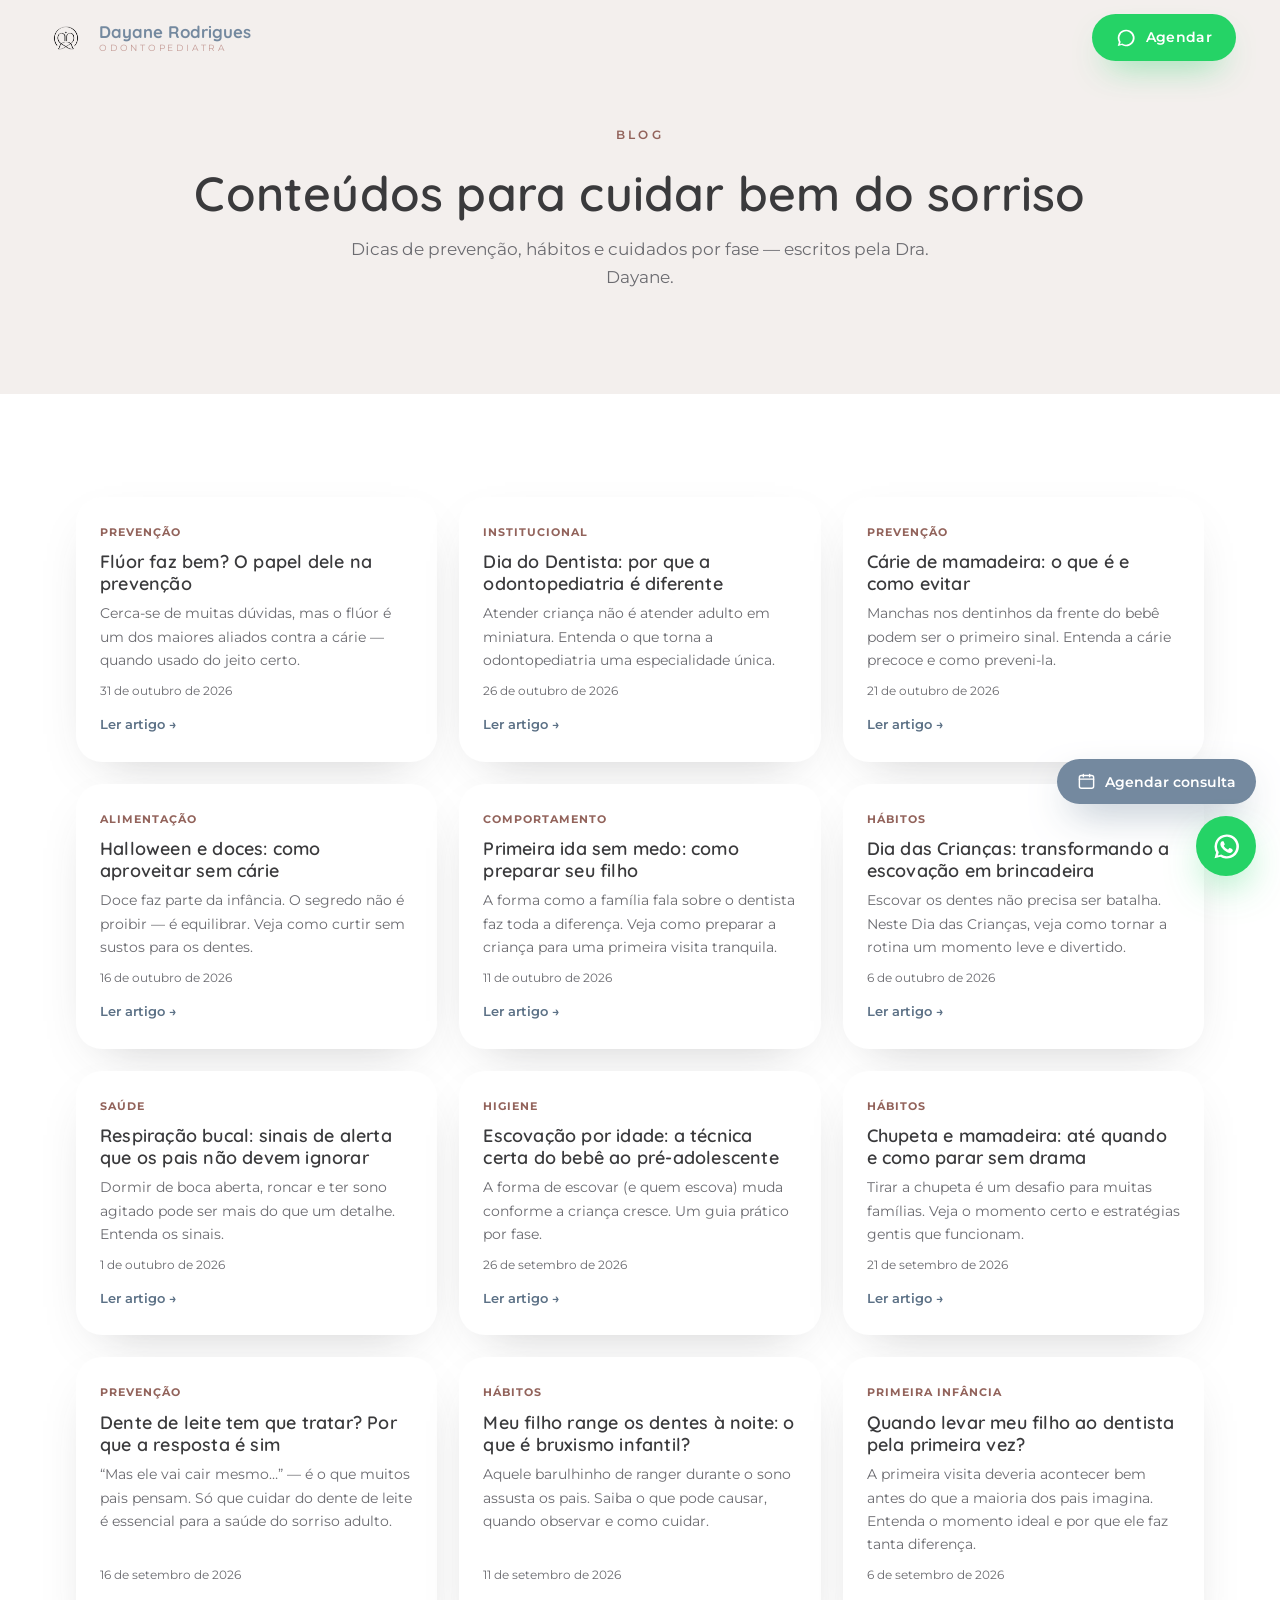
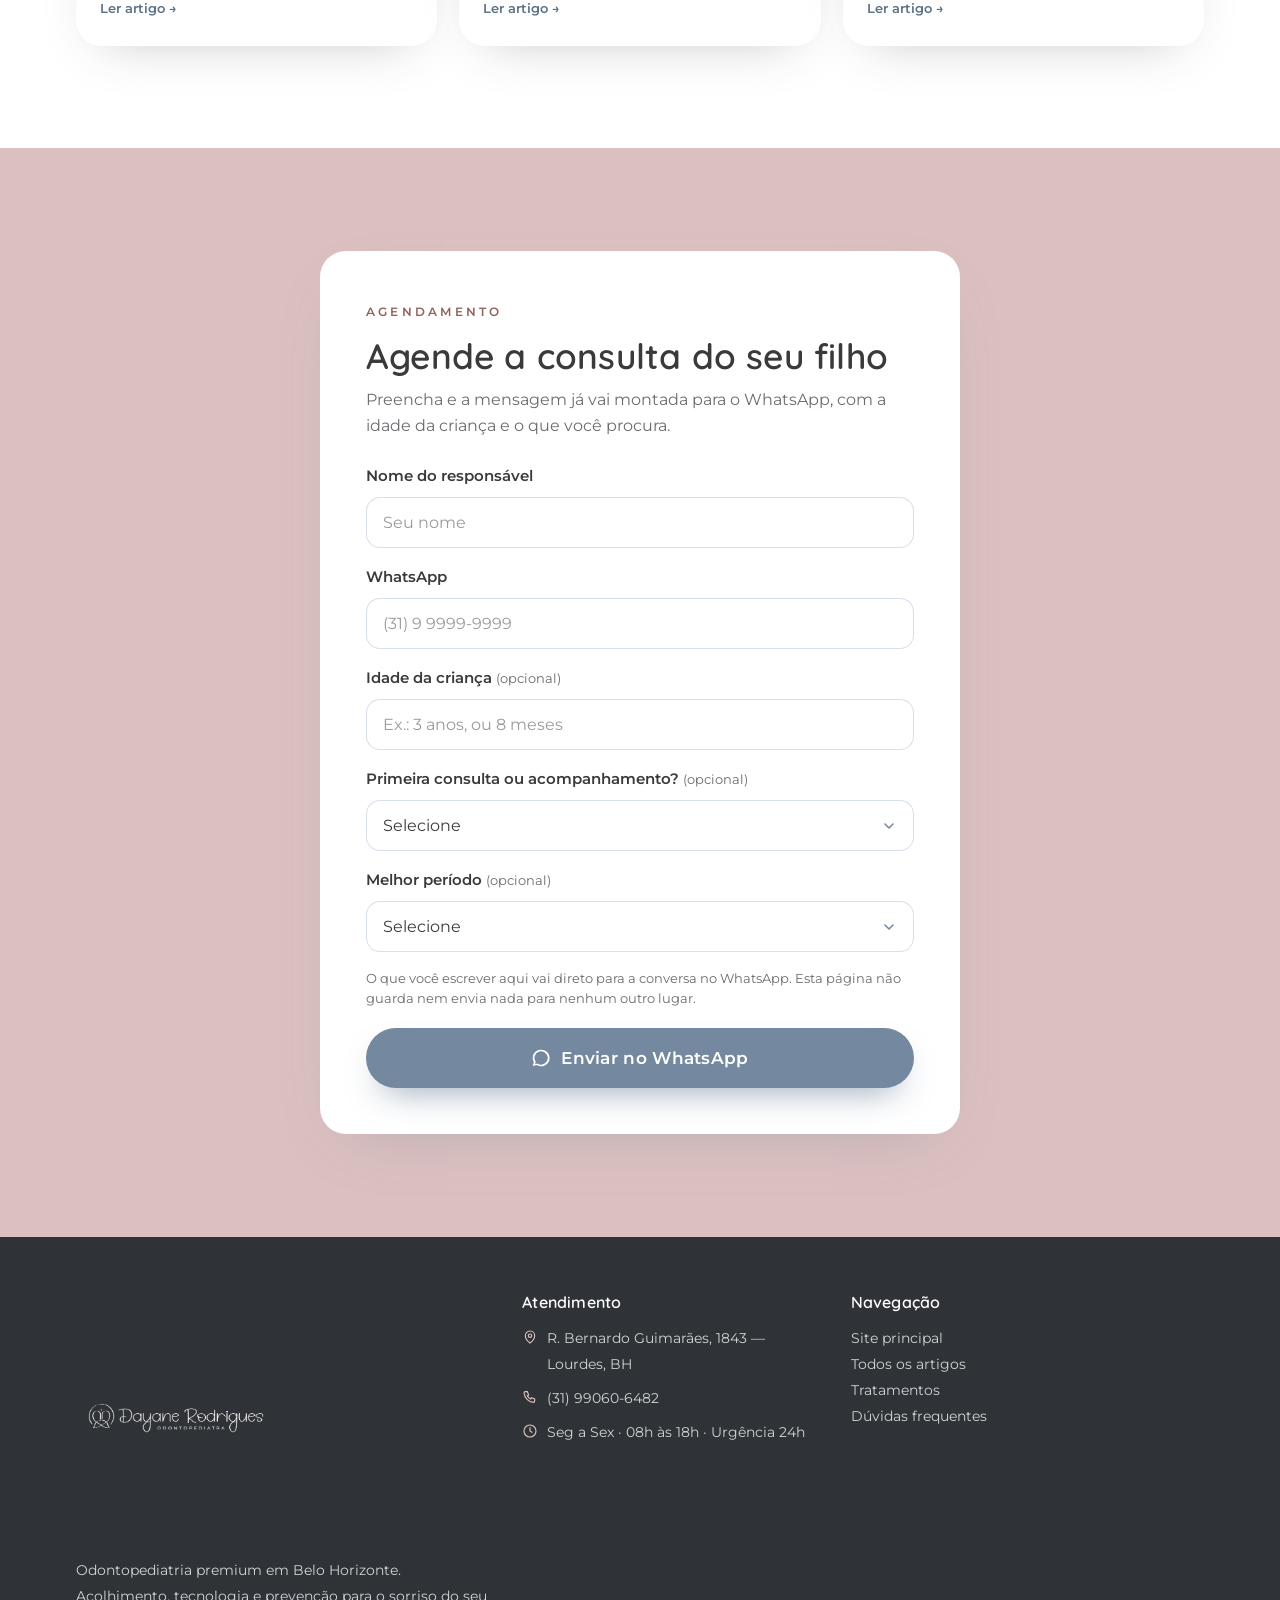
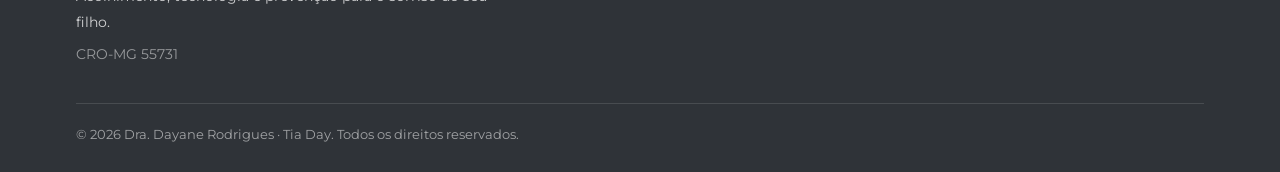
<file: blog/index.html>
<!DOCTYPE html>
<html lang="pt-BR">
<head>
<meta charset="UTF-8" />
<meta name="viewport" content="width=device-width, initial-scale=1.0" />
<title>Blog | Dra. Dayane Rodrigues — Odontopediatra em BH</title>
<meta name="description" content="Conteúdos sobre saúde bucal infantil da Dra. Dayane Rodrigues, odontopediatra em Belo Horizonte: prevenção, hábitos, higiene e cuidados por fase." />
<meta name="robots" content="index,follow" />
<meta name="theme-color" content="#91A5C5" />
<link rel="icon" type="image/png" href="../assets/logo-mark.png" />
<link rel="preconnect" href="https://fonts.googleapis.com" />
<link rel="preconnect" href="https://fonts.gstatic.com" crossorigin />
<link href="https://fonts.googleapis.com/css2?family=Quicksand:wght@400;500;600;700&family=Montserrat:wght@300;400;500;600;700&display=swap" rel="stylesheet" />
<link rel="stylesheet" href="../assets/css/base.css" />
<!-- Rastreamento (Meta Pixel + Google) -->
<script src="../assets/js/tracking.js"></script>
<style>
  .blog-hero{padding-top:120px;text-align:center}
  .blog-hero h1{font-size:clamp(2rem,4.4vw,3rem);margin:6px 0 14px}
  .post-grid{display:grid;grid-template-columns:repeat(3,1fr);gap:22px}
  .post-card{background:#fff;border-radius:var(--radius);box-shadow:var(--shadow-soft);padding:26px 24px;display:flex;flex-direction:column;gap:8px;transition:transform .4s var(--ease),box-shadow .4s var(--ease)}
  .post-card:hover{transform:translateY(-7px);box-shadow:var(--shadow-hover)}
  .post-card .cat{font-size:.7rem;font-weight:700;letter-spacing:.09em;text-transform:uppercase;color:var(--rose-texto)}
  .post-card h3{font-size:1.12rem;line-height:1.25}
  .post-card p{font-size:.86rem;color:var(--tinta-suave);flex:1}
  .post-card .meta{font-size:.74rem;color:var(--tinta-suave)}
  .post-card .go{font-weight:600;color:var(--azul-texto);font-size:.84rem;margin-top:4px}
  .article{max-width:760px;margin:0 auto}
  .article .voltar{display:inline-block;font-size:.84rem;font-weight:600;color:var(--azul-texto);margin-bottom:16px}
  .article .cat{font-size:.72rem;font-weight:700;letter-spacing:.09em;text-transform:uppercase;color:var(--rose-texto)}
  .article h1{font-size:clamp(1.8rem,4vw,2.6rem);margin:8px 0 10px;text-align:left}
  .article .meta{font-size:.82rem;color:var(--tinta-suave);margin-bottom:26px}
  .article-body h3{font-family:var(--font-title);color:var(--azul-serenity-dark);font-size:1.2rem;margin:26px 0 8px}
  .article-body p{color:var(--tinta);font-size:1.02rem;line-height:1.75;margin-bottom:14px}
  .article-body ul{margin:0 0 16px 2px;list-style:none;display:grid;gap:9px}
  .article-body li{display:flex;gap:11px;align-items:flex-start;font-size:1rem;color:var(--tinta)}
  .article-body li::before{content:"";width:8px;height:8px;border-radius:50%;background:var(--azul-serenity);flex:0 0 auto;margin-top:9px}
  @media(max-width:900px){.post-grid{grid-template-columns:1fr 1fr}}
  @media(max-width:600px){.post-grid{grid-template-columns:1fr}}
</style>
</head>

<body data-campanha="blog" data-wa-msg="Olá! Vim pelo blog e gostaria de agendar uma consulta para meu filho(a). 😊">

<!-- HEADER -->
<header class="lp-header" id="lpHeader">
  <a href="../index.html" class="lp-brand">
    <img src="../assets/logo-mark.png" alt="Dra. Dayane Rodrigues — Odontopediatra" />
    <span class="nm"><b>Dayane Rodrigues</b><small>Odontopediatra</small></span>
  </a>
  <a class="btn btn-wa js-wa" data-local="header">
    <svg viewBox="0 0 24 24" fill="currentColor"><path d="M12 2a10 10 0 00-8.6 15l-1.3 4.7 4.8-1.3A10 10 0 1012 2zm0 18a8 8 0 01-4-1.1l-.3-.2-2.8.7.7-2.8-.2-.3A8 8 0 1112 20z"/></svg>
    <span class="lbl">Agendar</span>
  </a>
</header>

<main id="content"></main>

<!-- FORMULÁRIO -->
<section class="block tint-rose" id="agendar">
  <div class="container narrow">
    <div class="form-wrap" data-anim="up">
      <div class="form-head">
        <span class="eyebrow">Agendamento</span>
        <h2>Agende a consulta do seu filho</h2>
        <p>Preencha e a mensagem já vai montada para o WhatsApp, com a idade da criança e o que você procura.</p>
      </div>
      <form class="wa-form" novalidate>
        <label>Nome do responsável<input name="nome" type="text" placeholder="Seu nome" required /></label>
        <label>WhatsApp<input name="tel" type="tel" inputmode="tel" placeholder="(31) 9 9999-9999" required /></label>
        <label>Idade da criança <span class="opt">(opcional)</span><input name="idade" type="text" placeholder="Ex.: 3 anos, ou 8 meses" /></label>
        <label>Primeira consulta ou acompanhamento? <span class="opt">(opcional)</span>
          <select name="tipo"><option value="">Selecione</option><option>Primeira consulta</option><option>Acompanhamento / retorno</option></select></label>
        <label>Melhor período <span class="opt">(opcional)</span>
          <select name="periodo"><option value="">Selecione</option><option>Manhã</option><option>Tarde</option><option>Indiferente</option></select></label>
        <p class="form-note">O que você escrever aqui vai direto para a conversa no WhatsApp. Esta página não guarda nem envia nada para nenhum outro lugar.</p>
        <button type="submit" class="btn btn-enviar btn-lg"><svg viewBox="0 0 24 24" fill="currentColor"><path d="M12 2a10 10 0 00-8.6 15l-1.3 4.7 4.8-1.3A10 10 0 1012 2zm0 18a8 8 0 01-4-1.1l-.3-.2-2.8.7.7-2.8-.2-.3A8 8 0 1112 20z"/></svg> Enviar no WhatsApp</button>
      </form>
    </div>
  </div>
</section>

<!-- RODAPÉ -->
<footer class="lp-footer">
  <div class="container">
    <div class="cols">
      <div>
        <img class="flogo" src="../assets/logo-horizontal.png" alt="Dra. Dayane Rodrigues — Odontopediatra" />
        <p>Odontopediatria premium em Belo Horizonte. Acolhimento, tecnologia e prevenção para o sorriso do seu filho.</p>
        <p style="margin-top:6px;color:rgba(255,255,255,.5)">CRO-MG 55731</p>
      </div>
      <div>
        <h4>Atendimento</h4>
        <ul class="ct">
          <li><svg viewBox="0 0 24 24" fill="none"><path d="M12 21s-7-5.5-7-11a7 7 0 1114 0c0 5.5-7 11-7 11z" stroke="currentColor" stroke-width="1.7"/><circle cx="12" cy="10" r="2.5" stroke="currentColor" stroke-width="1.7"/></svg> <a href="https://maps.app.goo.gl/5weKcikMgA9sZADF6" target="_blank" rel="noopener">R. Bernardo Guimarães, 1843 — Lourdes, BH</a></li>
          <li><svg viewBox="0 0 24 24" fill="none"><path d="M5 4h3l2 5-2 1a11 11 0 005 5l1-2 5 2v3a2 2 0 01-2 2A16 16 0 013 6a2 2 0 012-2z" stroke="currentColor" stroke-width="1.7"/></svg> <a href="https://wa.me/5531990606482">(31) 99060-6482</a></li>
          <li><svg viewBox="0 0 24 24" fill="none"><circle cx="12" cy="12" r="9" stroke="currentColor" stroke-width="1.7"/><path d="M12 7v5l3 2" stroke="currentColor" stroke-width="1.7" stroke-linecap="round"/></svg> Seg a Sex · 08h às 18h · Urgência 24h</li>
        </ul>
      </div>
      <div>
        <h4>Navegação</h4>
        <ul>
          <li><a href="../index.html">Site principal</a></li>
          <li><a href="./">Todos os artigos</a></li>
          <li><a href="../tratamentos/">Tratamentos</a></li>
          <li><a href="../index.html#faq">Dúvidas frequentes</a></li>
        </ul>
      </div>
    </div>
    <div class="bottom">
      <span>© <span id="year"></span> Dra. Dayane Rodrigues · Tia Day. Todos os direitos reservados.</span>
    </div>
  </div>
</footer>

<a class="wa-float js-wa" data-local="float" aria-label="Falar no WhatsApp">
  <span class="wa-ic"><svg viewBox="0 0 24 24" fill="currentColor"><path d="M12 2a10 10 0 00-8.6 15l-1.3 4.7 4.8-1.3A10 10 0 1012 2zm0 18a8 8 0 01-4-1.1l-.3-.2-2.8.7.7-2.8-.2-.3A8 8 0 1112 20zm4.6-5.9c-.2-.1-1.5-.7-1.7-.8s-.4-.1-.6.1-.6.8-.8 1-.3.2-.5.1a6.5 6.5 0 01-1.9-1.2 7.2 7.2 0 01-1.3-1.7c-.1-.2 0-.4.1-.5l.4-.4.2-.4a.5.5 0 000-.4l-.8-1.9c-.2-.5-.4-.4-.6-.4h-.5a1 1 0 00-.7.3 3 3 0 00-1 2.2 5.2 5.2 0 001.1 2.7 11.9 11.9 0 004.6 4 5.3 5.3 0 002.6.5 2.7 2.7 0 001.8-1.3 2.2 2.2 0 00.2-1.3c-.1-.1-.3-.2-.5-.3z"/></svg></span>
  <span class="wa-label">Agendar pelo WhatsApp</span>
</a>

<script>
(function(){
  var slug = new URLSearchParams(location.search).get("p");
  var content = document.getElementById("content");
  function esc(s){return String(s==null?"":s).replace(/&/g,"&amp;").replace(/</g,"&lt;").replace(/>/g,"&gt;");}
  function hoje(){ var d=new Date(); return d.getFullYear()+"-"+String(d.getMonth()+1).padStart(2,"0")+"-"+String(d.getDate()).padStart(2,"0"); }
  function publicado(p){ return p && p.date && p.date <= hoje(); }
  function dataBonita(iso){ try{ return new Date(iso+"T12:00:00").toLocaleDateString("pt-BR",{day:"numeric",month:"long",year:"numeric"}); }catch(e){ return iso; } }
  function corpo(blocks){
    var h="";
    (blocks||[]).forEach(function(b){
      if(b.t==="h") h+="<h3>"+esc(b.v)+"</h3>";
      else if(b.t==="ul"){ h+="<ul>"; (b.v||[]).forEach(function(li){ h+="<li>"+esc(li)+"</li>"; }); h+="</ul>"; }
      else h+="<p>"+esc(b.v)+"</p>";
    });
    return h;
  }
  function render(posts){
    posts = (posts||[]).filter(publicado).sort(function(a,b){ return a.date<b.date?1:-1; });
    var post = slug ? posts.filter(function(p){ return p.slug===slug; })[0] : null;
    var h="";
    if(post){
      document.title = post.title + " | Blog — Dra. Dayane Rodrigues";
      var md=document.querySelector('meta[name="description"]'); if(md) md.setAttribute("content", post.excerpt||"");
      h += '<article class="block tint-off blog-hero" style="text-align:left;padding-bottom:0"><div class="container"><div class="article">';
      h += '<a class="voltar" href="./">← Todos os artigos</a>';
      h += '<span class="cat">'+esc(post.cat)+'</span><h1>'+esc(post.title)+'</h1>';
      h += '<div class="meta">'+dataBonita(post.date)+'</div>';
      h += '</div></div></article>';
      h += '<section class="block tint-white" style="padding-top:30px"><div class="container"><div class="article article-body">'+corpo(post.body)+'</div></div></section>';
    } else {
      h += '<section class="block tint-off blog-hero"><div class="container"><span class="eyebrow">Blog</span><h1>Conteúdos para cuidar bem do sorriso</h1><p class="lead">Dicas de prevenção, hábitos e cuidados por fase — escritos pela Dra. Dayane.</p></div></section>';
      h += '<section class="block tint-white"><div class="container">';
      if(!posts.length){ h += '<p class="center" style="color:var(--tinta-suave)">Em breve, novos conteúdos por aqui. 💙</p>'; }
      else {
        h += '<div class="post-grid">';
        posts.forEach(function(p){
          h += '<a class="post-card" href="?p='+encodeURIComponent(p.slug)+'"><span class="cat">'+esc(p.cat)+'</span><h3>'+esc(p.title)+'</h3><p>'+esc(p.excerpt)+'</p><span class="meta">'+dataBonita(p.date)+'</span><span class="go">Ler artigo →</span></a>';
        });
        h += '</div>';
      }
      h += '</div></section>';
    }
    content.innerHTML = h;
    if(window.tiaday_wireWa) window.tiaday_wireWa();
  }
  fetch("../content/blog.json", {cache:"no-store"})
    .then(function(r){ if(!r.ok) throw 0; return r.json(); })
    .then(function(j){ render(j.posts); })
    .catch(function(){ render([]); });
})();
</script>
<script src="../assets/js/campanha.js"></script>
<script src="../assets/js/form.js"></script>
<script src="../assets/js/form-popup.js"></script>
</body>
</html>
</file>
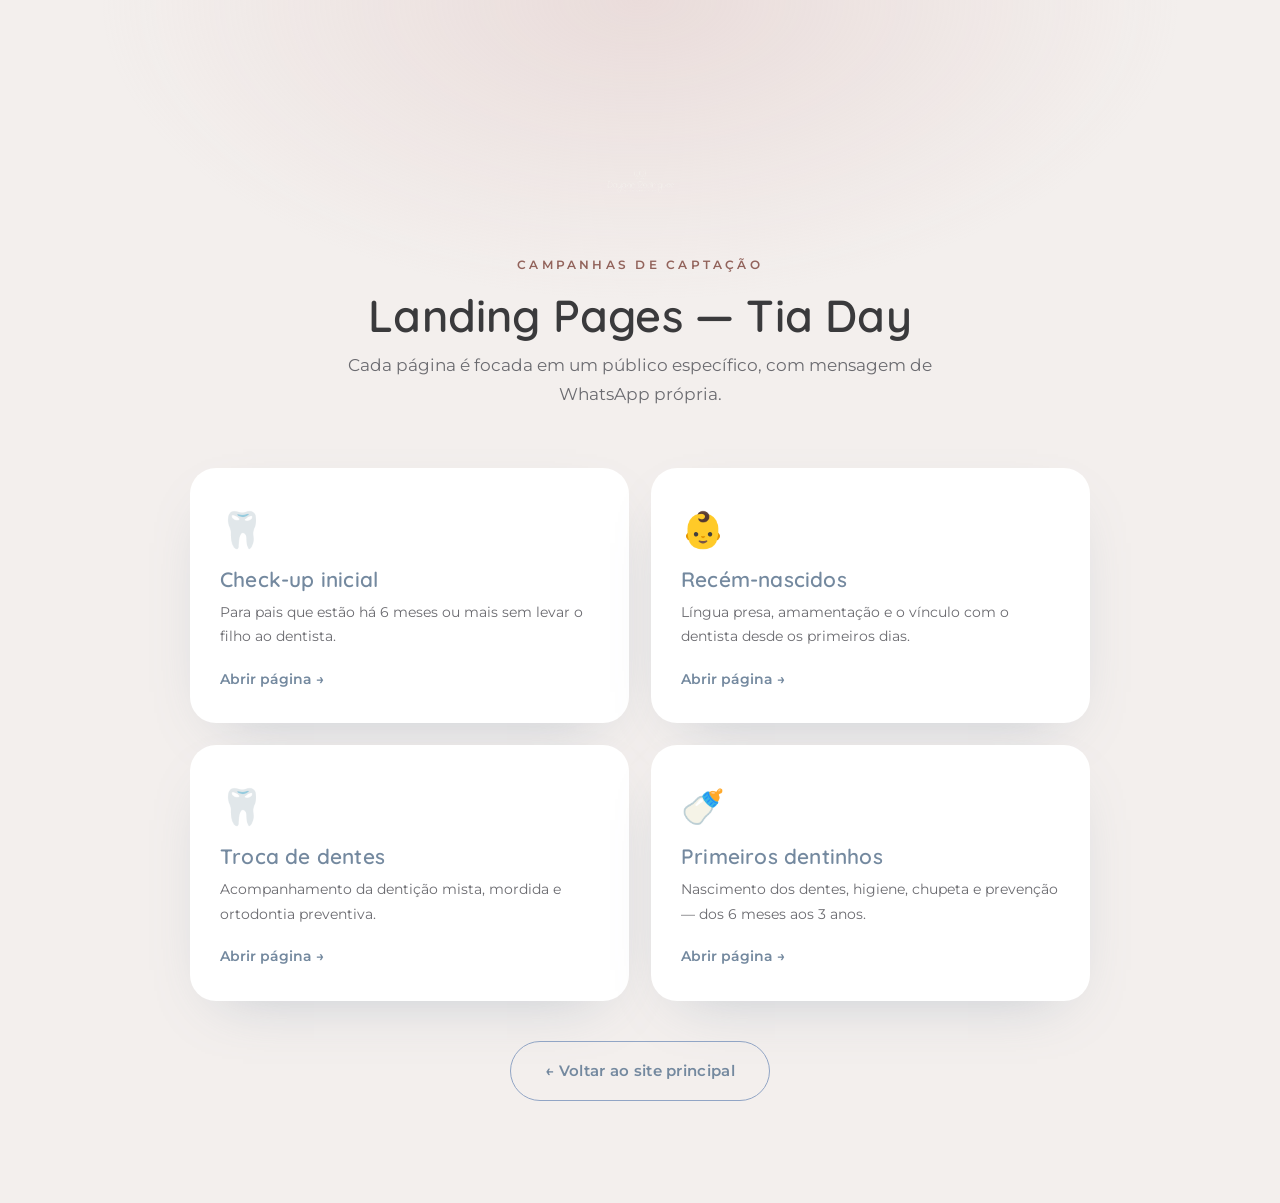
<file: campanhas/index.html>
<!DOCTYPE html>
<html lang="pt-BR">
<head>
<meta charset="UTF-8" />
<meta name="viewport" content="width=device-width, initial-scale=1.0" />
<title>Campanhas — Dra. Dayane Rodrigues (Tia Day)</title>
<meta name="description" content="Landing pages de campanha da Dra. Dayane Rodrigues — odontopediatria em Belo Horizonte." />
<meta name="robots" content="noindex" />
<link rel="icon" type="image/png" href="../assets/logo-mark.png" />
<!-- Rastreamento (Meta Pixel + Google) -->
<script src="../assets/js/tracking.js"></script>
<link rel="preconnect" href="https://fonts.googleapis.com" />
<link rel="preconnect" href="https://fonts.gstatic.com" crossorigin />
<link href="https://fonts.googleapis.com/css2?family=Quicksand:wght@400;500;600;700&family=Montserrat:wght@300;400;500;600;700&display=swap" rel="stylesheet" />
<link rel="stylesheet" href="../assets/css/base.css" />
<style>
  .hub-hero{padding:130px 0 40px;text-align:center;background:radial-gradient(900px 500px at 50% 0%,rgba(220,192,191,.4),transparent 60%),var(--off-white)}
  .hub-hero img{width:80px;margin:0 auto 20px}
  .hub-grid{display:grid;grid-template-columns:repeat(2,1fr);gap:22px;max-width:900px;margin:0 auto}
  .hub-card{background:#fff;border-radius:var(--radius);padding:32px 30px;box-shadow:var(--shadow-card);transition:transform .4s var(--ease),box-shadow .4s var(--ease);display:flex;flex-direction:column;gap:8px}
  .hub-card:hover{transform:translateY(-8px);box-shadow:var(--shadow-hover)}
  .hub-card .emo{font-size:2.2rem}
  .hub-card h3{font-size:1.3rem;color:var(--azul-serenity-dark)}
  .hub-card p{font-size:.9rem;color:var(--tinta-suave);flex:1}
  .hub-card .go{margin-top:10px;font-weight:600;color:var(--azul-serenity-dark);font-size:.9rem}
  @media(max-width:680px){.hub-grid{grid-template-columns:1fr}}
</style>
</head>
<body>
<section class="hub-hero">
  <div class="container">
    <img src="../assets/logo-vertical.png" alt="Dra. Dayane Rodrigues" />
    <span class="eyebrow">Campanhas de captação</span>
    <h1 style="font-size:clamp(1.9rem,4vw,2.8rem);margin-bottom:10px">Landing Pages — Tia Day</h1>
    <p class="lead">Cada página é focada em um público específico, com mensagem de WhatsApp própria.</p>
  </div>
</section>
<section class="block tint-off" style="padding-top:20px">
  <div class="container">
    <div class="hub-grid">
      <a class="hub-card" href="check-up.html"><span class="emo">🦷</span><h3>Check-up inicial</h3><p>Para pais que estão há 6 meses ou mais sem levar o filho ao dentista.</p><span class="go">Abrir página →</span></a>
      <a class="hub-card" href="recem-nascidos.html"><span class="emo">👶</span><h3>Recém-nascidos</h3><p>Língua presa, amamentação e o vínculo com o dentista desde os primeiros dias.</p><span class="go">Abrir página →</span></a>
      <a class="hub-card" href="troca-de-dentes.html"><span class="emo">🦷</span><h3>Troca de dentes</h3><p>Acompanhamento da dentição mista, mordida e ortodontia preventiva.</p><span class="go">Abrir página →</span></a>
      <a class="hub-card" href="primeiros-dentinhos.html"><span class="emo">🍼</span><h3>Primeiros dentinhos</h3><p>Nascimento dos dentes, higiene, chupeta e prevenção — dos 6 meses aos 3 anos.</p><span class="go">Abrir página →</span></a>
    </div>
    <div class="center" style="margin-top:40px"><a class="btn btn-ghost" href="../index.html">← Voltar ao site principal</a></div>
  </div>
</section>
</body>
</html>
</file>
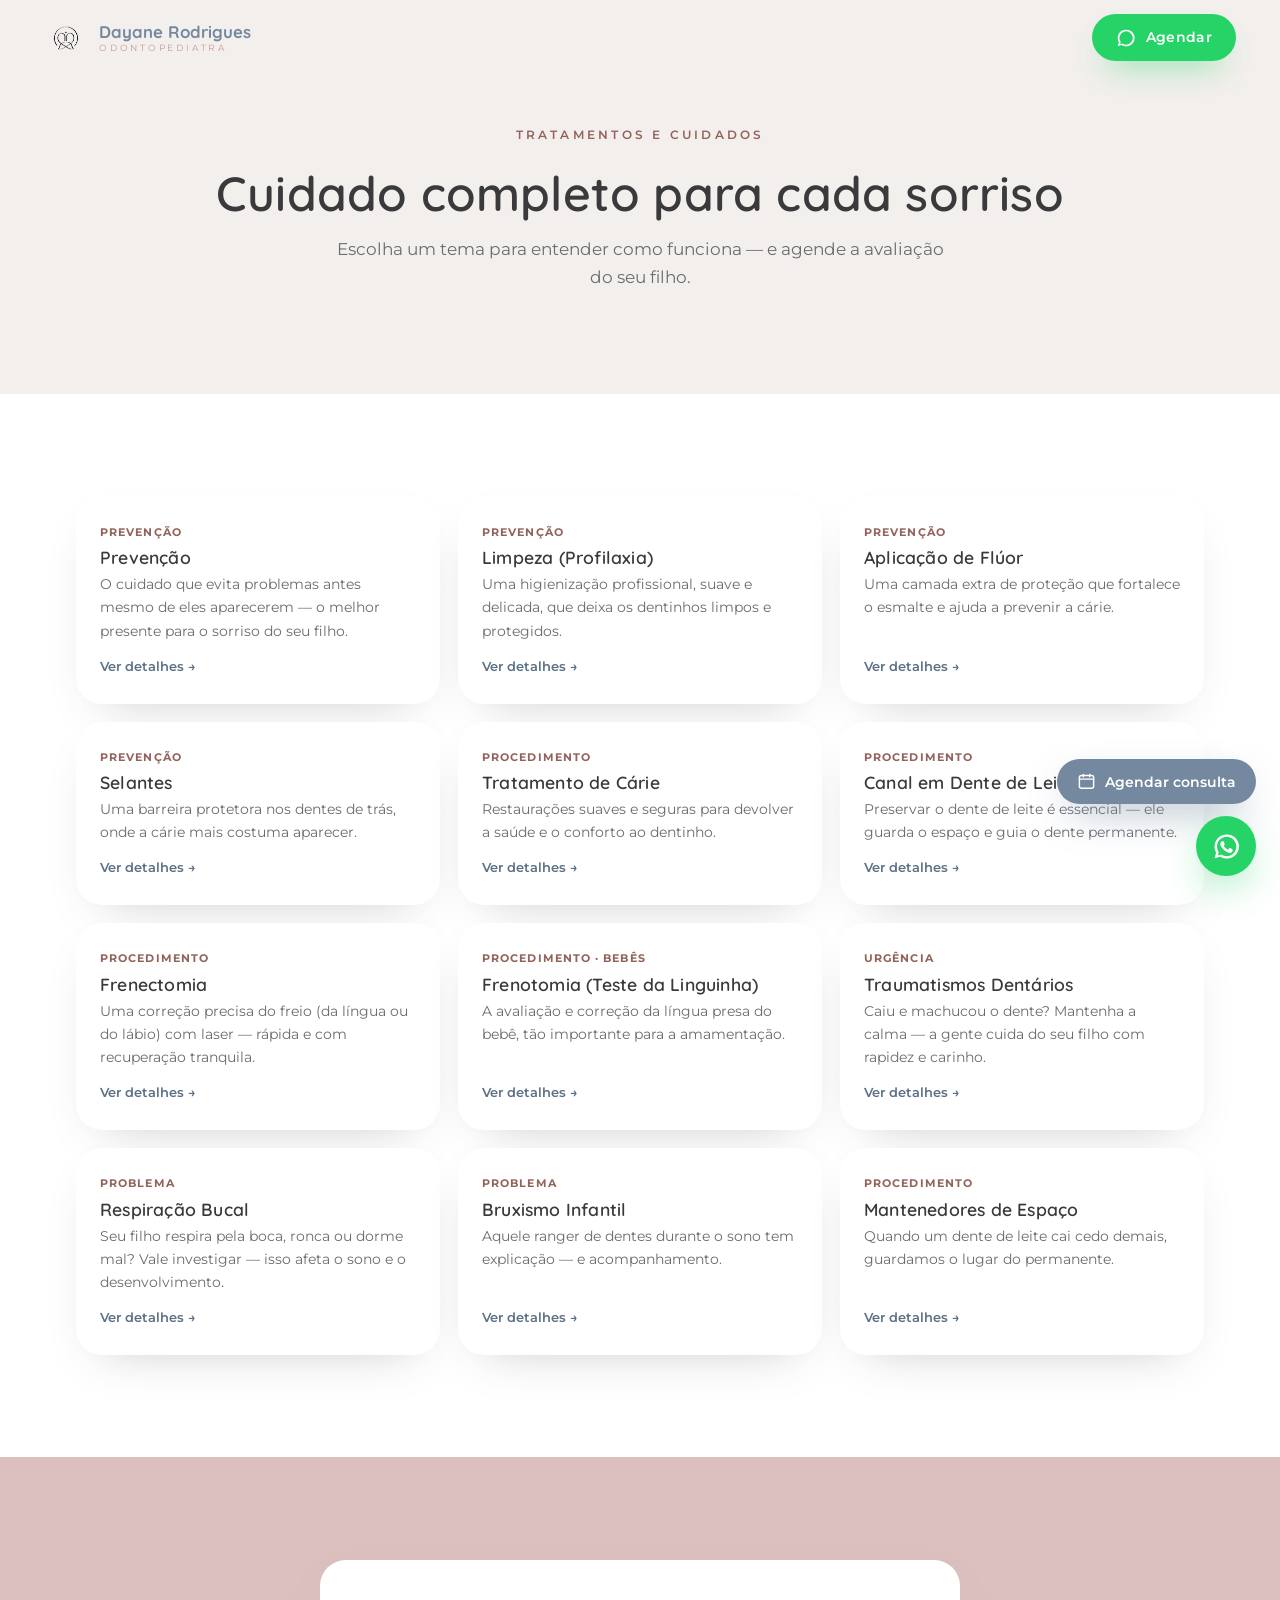
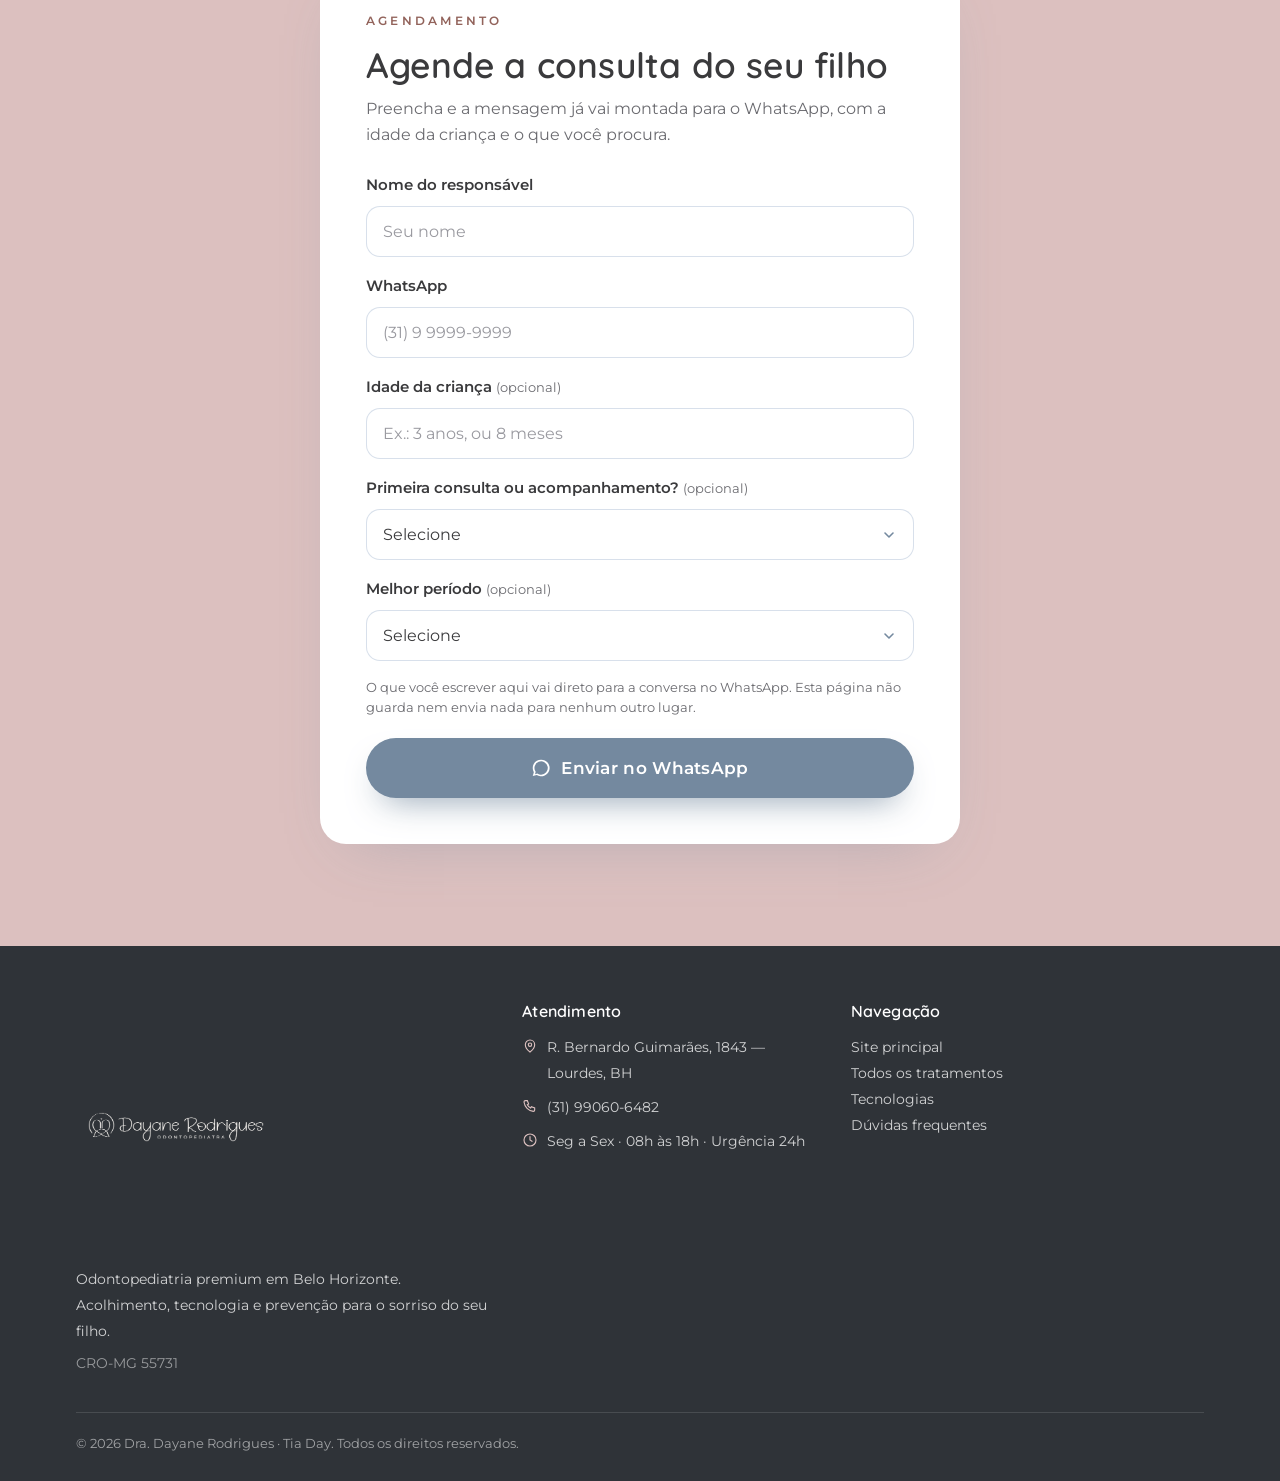
<file: tratamentos/index.html>
<!DOCTYPE html>
<html lang="pt-BR">
<head>
<meta charset="UTF-8" />
<meta name="viewport" content="width=device-width, initial-scale=1.0" />
<title>Tratamentos | Dra. Dayane Rodrigues — Odontopediatra em BH</title>
<meta name="description" content="Conheça os tratamentos e cuidados da Dra. Dayane Rodrigues, odontopediatra em Belo Horizonte, e agende a avaliação do seu filho." />
<meta name="robots" content="index,follow" />
<meta name="theme-color" content="#91A5C5" />
<link rel="icon" type="image/png" href="../assets/logo-mark.png" />
<link rel="preconnect" href="https://fonts.googleapis.com" />
<link rel="preconnect" href="https://fonts.gstatic.com" crossorigin />
<link href="https://fonts.googleapis.com/css2?family=Quicksand:wght@400;500;600;700&family=Montserrat:wght@300;400;500;600;700&display=swap" rel="stylesheet" />
<link rel="stylesheet" href="../assets/css/base.css" />
<!-- Rastreamento (Meta Pixel + Google) -->
<script src="../assets/js/tracking.js"></script>
<style>
  .detalhe-hero{padding-top:120px;text-align:center}
  .detalhe-hero h1{font-size:clamp(2rem,4.4vw,3rem);margin:6px 0 14px}
  .detalhe-hero .hero-actions{display:flex;justify-content:center;gap:14px;flex-wrap:wrap;margin-top:26px}
  .voltar{display:inline-block;font-size:.84rem;font-weight:600;color:var(--azul-texto);margin-bottom:14px}
  .trat-detail{display:flex;flex-direction:column;gap:16px}
  .td-block{background:#fff;border-radius:var(--radius-sm);padding:24px 26px;box-shadow:var(--shadow-soft);border-left:4px solid var(--azul-serenity)}
  .td-block h3{font-size:1.15rem;color:var(--azul-serenity-dark);margin-bottom:6px}
  .td-block p{color:var(--tinta-suave);font-size:.95rem}
  .td-grid{display:grid;grid-template-columns:repeat(3,1fr);gap:18px}
  .td-card{background:#fff;border-radius:var(--radius);padding:26px 24px;box-shadow:var(--shadow-soft);transition:transform .4s var(--ease),box-shadow .4s var(--ease);display:flex;flex-direction:column;gap:6px}
  .td-card:hover{transform:translateY(-7px);box-shadow:var(--shadow-hover)}
  .td-card .td-cat{font-size:.68rem;font-weight:700;letter-spacing:.1em;text-transform:uppercase;color:var(--rose-texto)}
  .td-card h4{font-size:1.1rem}
  .td-card p{font-size:.85rem;color:var(--tinta-suave);flex:1}
  .td-card .go{font-weight:600;color:var(--azul-texto);font-size:.84rem;margin-top:6px}
  @media(max-width:900px){.td-grid{grid-template-columns:1fr 1fr}}
  @media(max-width:560px){.td-grid{grid-template-columns:1fr}}
</style>
</head>

<body data-campanha="tratamentos" data-wa-msg="Olá! Gostaria de agendar uma avaliação com a Dra. Dayane. 😊">

<!-- HEADER -->
<header class="lp-header" id="lpHeader">
  <a href="../index.html" class="lp-brand">
    <img src="../assets/logo-mark.png" alt="Dra. Dayane Rodrigues — Odontopediatra" />
    <span class="nm"><b>Dayane Rodrigues</b><small>Odontopediatra</small></span>
  </a>
  <a class="btn btn-wa js-wa" data-local="header">
    <svg viewBox="0 0 24 24" fill="currentColor"><path d="M12 2a10 10 0 00-8.6 15l-1.3 4.7 4.8-1.3A10 10 0 1012 2zm0 18a8 8 0 01-4-1.1l-.3-.2-2.8.7.7-2.8-.2-.3A8 8 0 1112 20z"/></svg>
    <span class="lbl">Agendar</span>
  </a>
</header>

<!-- CONTEÚDO (renderizado por JS conforme ?t=slug) -->
<main id="content"></main>

<!-- FORMULÁRIO -->
<section class="block tint-rose" id="agendar">
  <div class="container narrow">
    <div class="form-wrap" data-anim="up">
      <div class="form-head">
        <span class="eyebrow">Agendamento</span>
        <h2>Agende a consulta do seu filho</h2>
        <p>Preencha e a mensagem já vai montada para o WhatsApp, com a idade da criança e o que você procura.</p>
      </div>
      <form class="wa-form" novalidate>
        <label>Nome do responsável<input name="nome" type="text" placeholder="Seu nome" required /></label>
        <label>WhatsApp<input name="tel" type="tel" inputmode="tel" placeholder="(31) 9 9999-9999" required /></label>
        <label>Idade da criança <span class="opt">(opcional)</span><input name="idade" type="text" placeholder="Ex.: 3 anos, ou 8 meses" /></label>
        <label>Primeira consulta ou acompanhamento? <span class="opt">(opcional)</span>
          <select name="tipo"><option value="">Selecione</option><option>Primeira consulta</option><option>Acompanhamento / retorno</option></select></label>
        <label>Melhor período <span class="opt">(opcional)</span>
          <select name="periodo"><option value="">Selecione</option><option>Manhã</option><option>Tarde</option><option>Indiferente</option></select></label>
        <p class="form-note">O que você escrever aqui vai direto para a conversa no WhatsApp. Esta página não guarda nem envia nada para nenhum outro lugar.</p>
        <button type="submit" class="btn btn-enviar btn-lg"><svg viewBox="0 0 24 24" fill="currentColor"><path d="M12 2a10 10 0 00-8.6 15l-1.3 4.7 4.8-1.3A10 10 0 1012 2zm0 18a8 8 0 01-4-1.1l-.3-.2-2.8.7.7-2.8-.2-.3A8 8 0 1112 20z"/></svg> Enviar no WhatsApp</button>
      </form>
    </div>
  </div>
</section>

<!-- RODAPÉ -->
<footer class="lp-footer">
  <div class="container">
    <div class="cols">
      <div>
        <img class="flogo" src="../assets/logo-horizontal.png" alt="Dra. Dayane Rodrigues — Odontopediatra" />
        <p>Odontopediatria premium em Belo Horizonte. Acolhimento, tecnologia e prevenção para o sorriso do seu filho.</p>
        <p style="margin-top:6px;color:rgba(255,255,255,.5)">CRO-MG 55731</p>
      </div>
      <div>
        <h4>Atendimento</h4>
        <ul class="ct">
          <li><svg viewBox="0 0 24 24" fill="none"><path d="M12 21s-7-5.5-7-11a7 7 0 1114 0c0 5.5-7 11-7 11z" stroke="currentColor" stroke-width="1.7"/><circle cx="12" cy="10" r="2.5" stroke="currentColor" stroke-width="1.7"/></svg> <a href="https://maps.app.goo.gl/5weKcikMgA9sZADF6" target="_blank" rel="noopener">R. Bernardo Guimarães, 1843 — Lourdes, BH</a></li>
          <li><svg viewBox="0 0 24 24" fill="none"><path d="M5 4h3l2 5-2 1a11 11 0 005 5l1-2 5 2v3a2 2 0 01-2 2A16 16 0 013 6a2 2 0 012-2z" stroke="currentColor" stroke-width="1.7"/></svg> <a href="https://wa.me/5531990606482">(31) 99060-6482</a></li>
          <li><svg viewBox="0 0 24 24" fill="none"><circle cx="12" cy="12" r="9" stroke="currentColor" stroke-width="1.7"/><path d="M12 7v5l3 2" stroke="currentColor" stroke-width="1.7" stroke-linecap="round"/></svg> Seg a Sex · 08h às 18h · Urgência 24h</li>
        </ul>
      </div>
      <div>
        <h4>Navegação</h4>
        <ul>
          <li><a href="../index.html">Site principal</a></li>
          <li><a href="./">Todos os tratamentos</a></li>
          <li><a href="../index.html#tecnologias">Tecnologias</a></li>
          <li><a href="../index.html#faq">Dúvidas frequentes</a></li>
        </ul>
      </div>
    </div>
    <div class="bottom">
      <span>© <span id="year"></span> Dra. Dayane Rodrigues · Tia Day. Todos os direitos reservados.</span>
    </div>
  </div>
</footer>

<!-- WHATSAPP FLUTUANTE -->
<a class="wa-float js-wa" data-local="float" aria-label="Falar no WhatsApp">
  <span class="wa-ic"><svg viewBox="0 0 24 24" fill="currentColor"><path d="M12 2a10 10 0 00-8.6 15l-1.3 4.7 4.8-1.3A10 10 0 1012 2zm0 18a8 8 0 01-4-1.1l-.3-.2-2.8.7.7-2.8-.2-.3A8 8 0 1112 20zm4.6-5.9c-.2-.1-1.5-.7-1.7-.8s-.4-.1-.6.1-.6.8-.8 1-.3.2-.5.1a6.5 6.5 0 01-1.9-1.2 7.2 7.2 0 01-1.3-1.7c-.1-.2 0-.4.1-.5l.4-.4.2-.4a.5.5 0 000-.4l-.8-1.9c-.2-.5-.4-.4-.6-.4h-.5a1 1 0 00-.7.3 3 3 0 00-1 2.2 5.2 5.2 0 001.1 2.7 11.9 11.9 0 004.6 4 5.3 5.3 0 002.6.5 2.7 2.7 0 001.8-1.3 2.2 2.2 0 00.2-1.3c-.1-.1-.3-.2-.5-.3z"/></svg></span>
  <span class="wa-label">Agendar pelo WhatsApp</span>
</a>

<!-- Dados + render + comportamentos -->
<script src="../assets/js/tratamentos-data.js"></script>
<script>
(function(){
  function toD(itens){ var d={ordem:[],itens:{}}; (itens||[]).forEach(function(it){ if(it&&it.slug){ d.ordem.push(it.slug); d.itens[it.slug]=it; } }); return d; }
  var slug = new URLSearchParams(location.search).get("t");
  var content = document.getElementById("content");
  var wa = '<svg viewBox="0 0 24 24" fill="currentColor"><path d="M12 2a10 10 0 00-8.6 15l-1.3 4.7 4.8-1.3A10 10 0 1012 2zm0 18a8 8 0 01-4-1.1l-.3-.2-2.8.7.7-2.8-.2-.3A8 8 0 1112 20z"/></svg>';
  function esc(s){return String(s==null?"":s).replace(/&/g,"&amp;").replace(/</g,"&lt;").replace(/>/g,"&gt;");}

  function render(D){
  if(slug && D.itens[slug]){
    var it = D.itens[slug];
    document.title = it.title + " | Dra. Dayane Rodrigues — Odontopediatra em BH";
    var md = document.querySelector('meta[name="description"]'); if(md) md.setAttribute("content", it.intro);
    document.body.setAttribute("data-campanha", "trat-" + slug);
    document.body.setAttribute("data-wa-msg", "Olá! Gostaria de saber mais e agendar: " + it.title + ". 😊");

    var h = "";
    h += '<section class="block tint-off detalhe-hero"><div class="container narrow">';
    h += '<a class="voltar" href="./">← Todos os tratamentos</a>';
    h += '<div><span class="eyebrow">' + esc(it.cat) + '</span></div>';
    h += '<h1>' + esc(it.title) + '</h1><p class="lead">' + esc(it.intro) + '</p>';
    h += '<div class="hero-actions"><a class="btn btn-wa btn-lg js-wa" data-local="hero">' + wa + ' Agendar avaliação</a>';
    h += '<a class="btn btn-ghost" href="#agendar">Preencher formulário</a></div>';
    h += '</div></section>';

    h += '<section class="block tint-white"><div class="container narrow"><div class="trat-detail">';
    (it.blocks||[]).forEach(function(b){ h += '<div class="td-block"><h3>' + esc(b.h) + '</h3><p>' + esc(b.p) + '</p></div>'; });
    h += '</div></div></section>';

    if(it.faq && it.faq.length){
      h += '<section class="block tint-bege"><div class="container"><div class="section-head"><span class="eyebrow">Dúvidas</span><h2 class="section-title">Perguntas frequentes</h2></div><div class="faq">';
      it.faq.forEach(function(f){ h += '<div class="faq-item"><button class="faq-q">' + esc(f.q) + '<span class="chev">⌄</span></button><div class="faq-a"><p>' + esc(f.a) + '</p></div></div>'; });
      h += '</div></div></section>';
    }
    content.innerHTML = h;
  } else {
    document.title = "Tratamentos e cuidados | Dra. Dayane Rodrigues";
    var h2 = '<section class="block tint-off detalhe-hero"><div class="container"><span class="eyebrow">Tratamentos e cuidados</span><h1>Cuidado completo para cada sorriso</h1><p class="lead">Escolha um tema para entender como funciona — e agende a avaliação do seu filho.</p></div></section>';
    h2 += '<section class="block tint-white"><div class="container"><div class="td-grid">';
    (D.ordem||[]).forEach(function(s){ var it = D.itens[s]; if(!it) return; h2 += '<a class="td-card" href="?t=' + s + '"><span class="td-cat">' + esc(it.cat) + '</span><h4>' + esc(it.title) + '</h4><p>' + esc(it.intro) + '</p><span class="go">Ver detalhes →</span></a>'; });
    h2 += '</div></div></section>';
    content.innerHTML = h2;
  }
    if(window.tiaday_wireWa) window.tiaday_wireWa();
  }
  fetch("../content/tratamentos.json", {cache:"no-store"})
    .then(function(r){ if(!r.ok) throw 0; return r.json(); })
    .then(function(j){ render(toD(j.itens)); })
    .catch(function(){ render(window.TRATAMENTOS || {ordem:[],itens:{}}); });
})();
</script>
<script src="../assets/js/campanha.js"></script>
<script src="../assets/js/form.js"></script>
<script src="../assets/js/form-popup.js"></script>
</body>
</html>
</file>
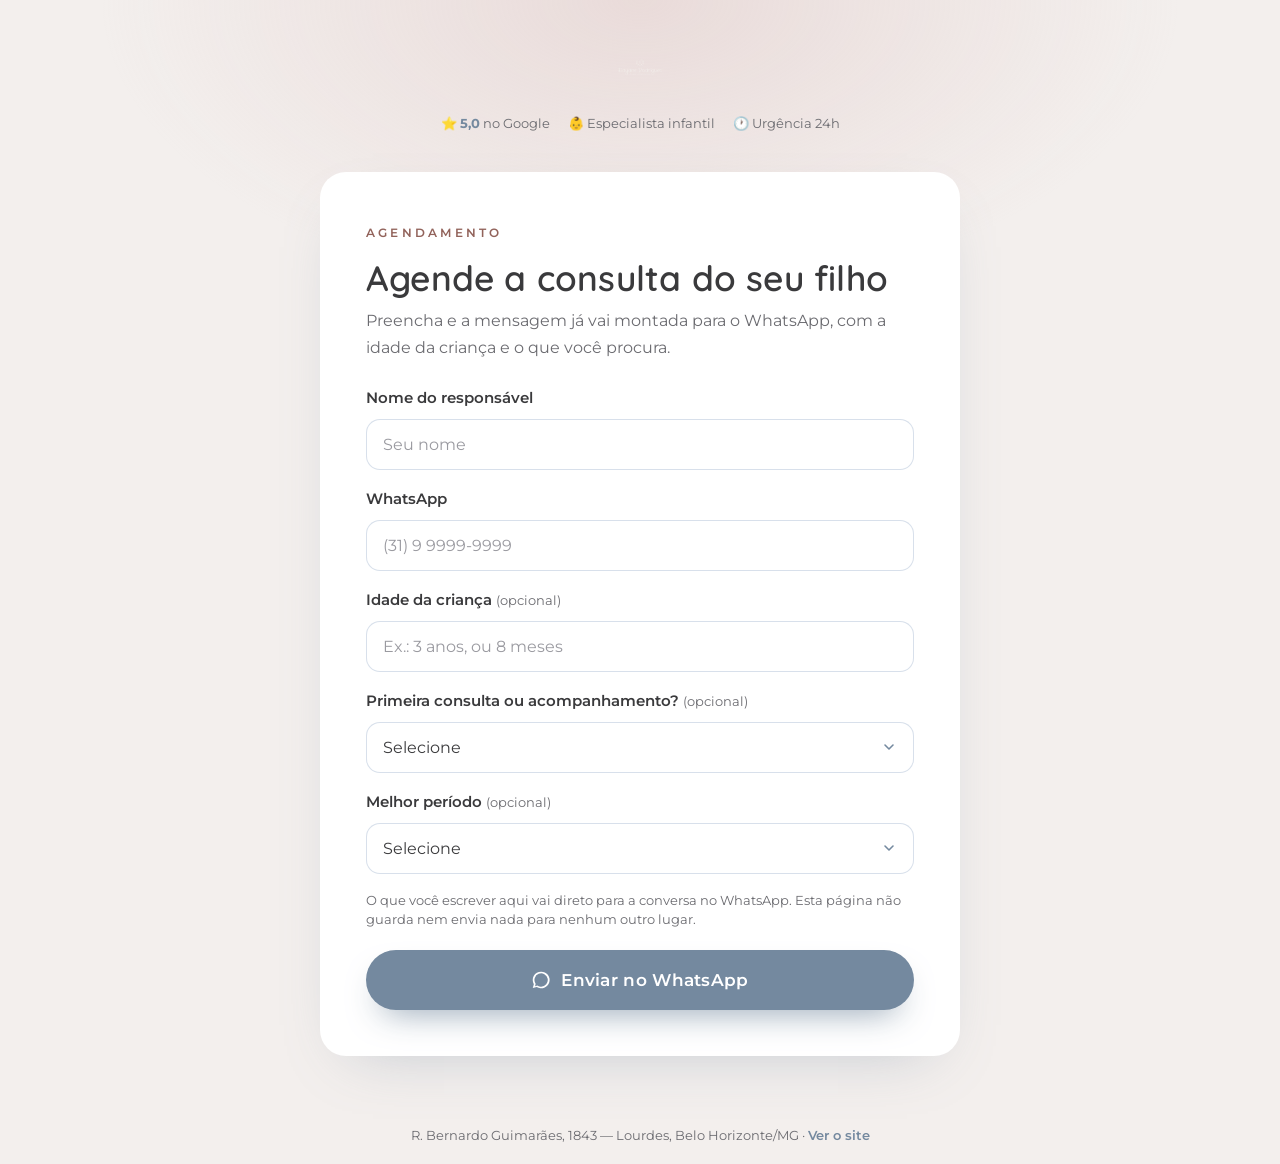
<file: agendar.html>
<!DOCTYPE html>
<html lang="pt-BR">
<head>
<meta charset="UTF-8" />
<meta name="viewport" content="width=device-width, initial-scale=1.0" />
<title>Agende a Consulta | Dra. Dayane Rodrigues — Odontopediatra em BH</title>
<meta name="description" content="Agende a consulta do seu filho com a Dra. Dayane Rodrigues, odontopediatra em Belo Horizonte. Preencha e a mensagem já vai montada para o WhatsApp." />
<meta name="robots" content="index,follow" />
<meta name="theme-color" content="#91A5C5" />
<link rel="icon" type="image/png" href="assets/logo-mark.png" />
<link rel="preconnect" href="https://fonts.googleapis.com" />
<link rel="preconnect" href="https://fonts.gstatic.com" crossorigin />
<link href="https://fonts.googleapis.com/css2?family=Quicksand:wght@400;500;600;700&family=Montserrat:wght@300;400;500;600;700&display=swap" rel="stylesheet" />
<link rel="stylesheet" href="assets/css/base.css" />

<!-- Rastreamento (Meta Pixel + Google) — configure os IDs em assets/js/tracking.js -->
<script src="assets/js/tracking.js"></script>
<style>
  .agendar-page{min-height:100vh;display:flex;flex-direction:column;background:radial-gradient(900px 500px at 50% 0%,rgba(220,192,191,.42),transparent 60%),var(--off-white)}
  .agendar-top{display:flex;justify-content:center;padding:34px 20px 6px}
  .agendar-top img{height:66px}
  .agendar-main{flex:1;display:flex;align-items:center;justify-content:center;padding:20px 20px 50px}
  .agendar-foot{text-align:center;padding:18px;font-size:.82rem;color:var(--tinta-suave)}
  .agendar-foot a{color:var(--azul-serenity-dark);font-weight:600}
  .trust-line{display:flex;justify-content:center;gap:18px;flex-wrap:wrap;margin:6px 0 18px;font-size:.82rem;color:var(--tinta-suave)}
  .trust-line b{color:var(--azul-serenity-dark)}
</style>
</head>
<body data-campanha="agendar">
<div class="agendar-page">
  <div class="agendar-top">
    <a href="index.html"><img src="assets/logo-vertical.png" alt="Dra. Dayane Rodrigues — Odontopediatra" /></a>
  </div>
  <div class="trust-line">
    <span>⭐ <b>5,0</b> no Google</span>
    <span>👶 Especialista infantil</span>
    <span>🕐 Urgência 24h</span>
  </div>
  <main class="agendar-main">
    <div class="form-wrap">
      <div class="form-head">
        <span class="eyebrow">Agendamento</span>
        <h2>Agende a consulta do seu filho</h2>
        <p>Preencha e a mensagem já vai montada para o WhatsApp, com a idade da criança e o que você procura.</p>
      </div>
      <form class="wa-form" novalidate>
        <label>Nome do responsável
          <input name="nome" type="text" placeholder="Seu nome" required />
        </label>
        <label>WhatsApp
          <input name="tel" type="tel" inputmode="tel" placeholder="(31) 9 9999-9999" required />
        </label>
        <label>Idade da criança <span class="opt">(opcional)</span>
          <input name="idade" type="text" placeholder="Ex.: 3 anos, ou 8 meses" />
        </label>
        <label>Primeira consulta ou acompanhamento? <span class="opt">(opcional)</span>
          <select name="tipo">
            <option value="">Selecione</option>
            <option>Primeira consulta</option>
            <option>Acompanhamento / retorno</option>
          </select>
        </label>
        <label>Melhor período <span class="opt">(opcional)</span>
          <select name="periodo">
            <option value="">Selecione</option>
            <option>Manhã</option>
            <option>Tarde</option>
            <option>Indiferente</option>
          </select>
        </label>
        <p class="form-note">O que você escrever aqui vai direto para a conversa no WhatsApp. Esta página não guarda nem envia nada para nenhum outro lugar.</p>
        <button type="submit" class="btn btn-enviar btn-lg">
          <svg viewBox="0 0 24 24" fill="currentColor"><path d="M12 2a10 10 0 00-8.6 15l-1.3 4.7 4.8-1.3A10 10 0 1012 2zm0 18a8 8 0 01-4-1.1l-.3-.2-2.8.7.7-2.8-.2-.3A8 8 0 1112 20z"/></svg>
          Enviar no WhatsApp
        </button>
      </form>
    </div>
  </main>
  <div class="agendar-foot">
    R. Bernardo Guimarães, 1843 — Lourdes, Belo Horizonte/MG · <a href="index.html">Ver o site</a>
  </div>
</div>
<script src="assets/js/form.js"></script>
</body>
</html>
</file>
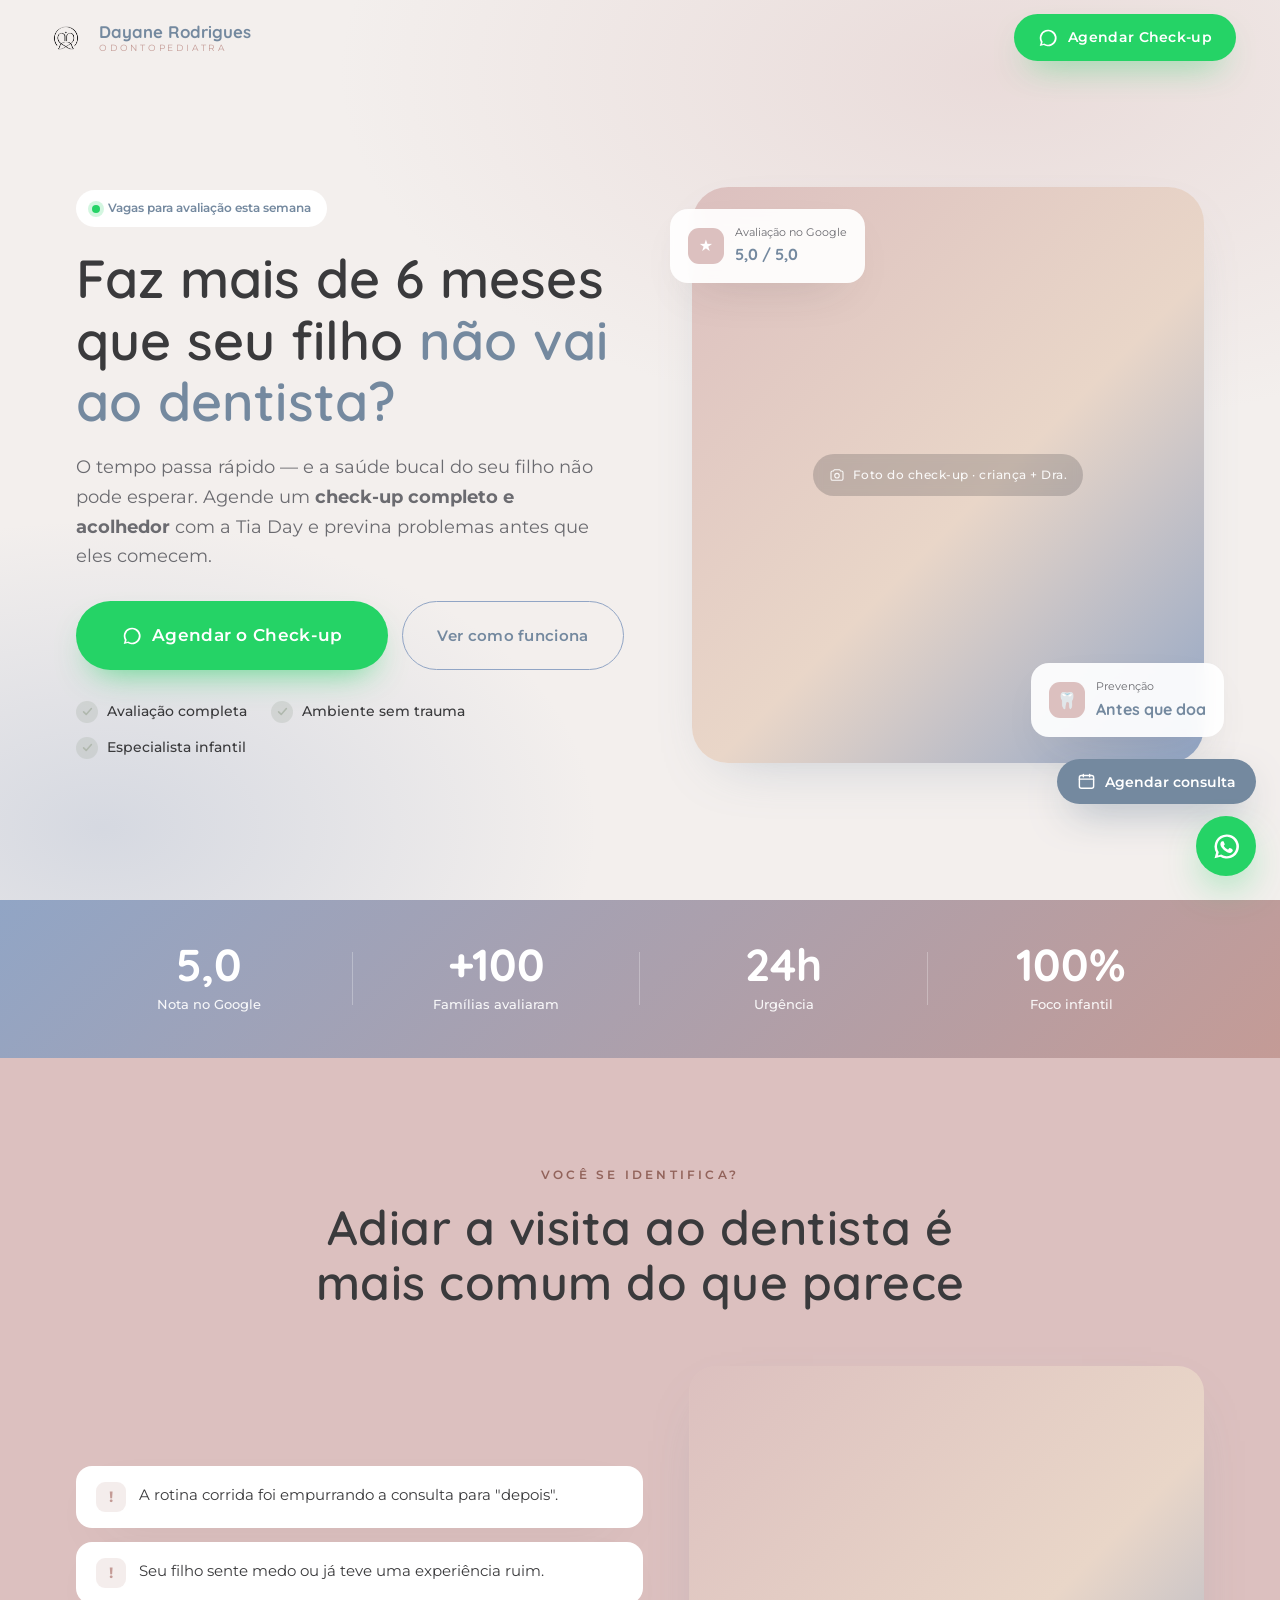
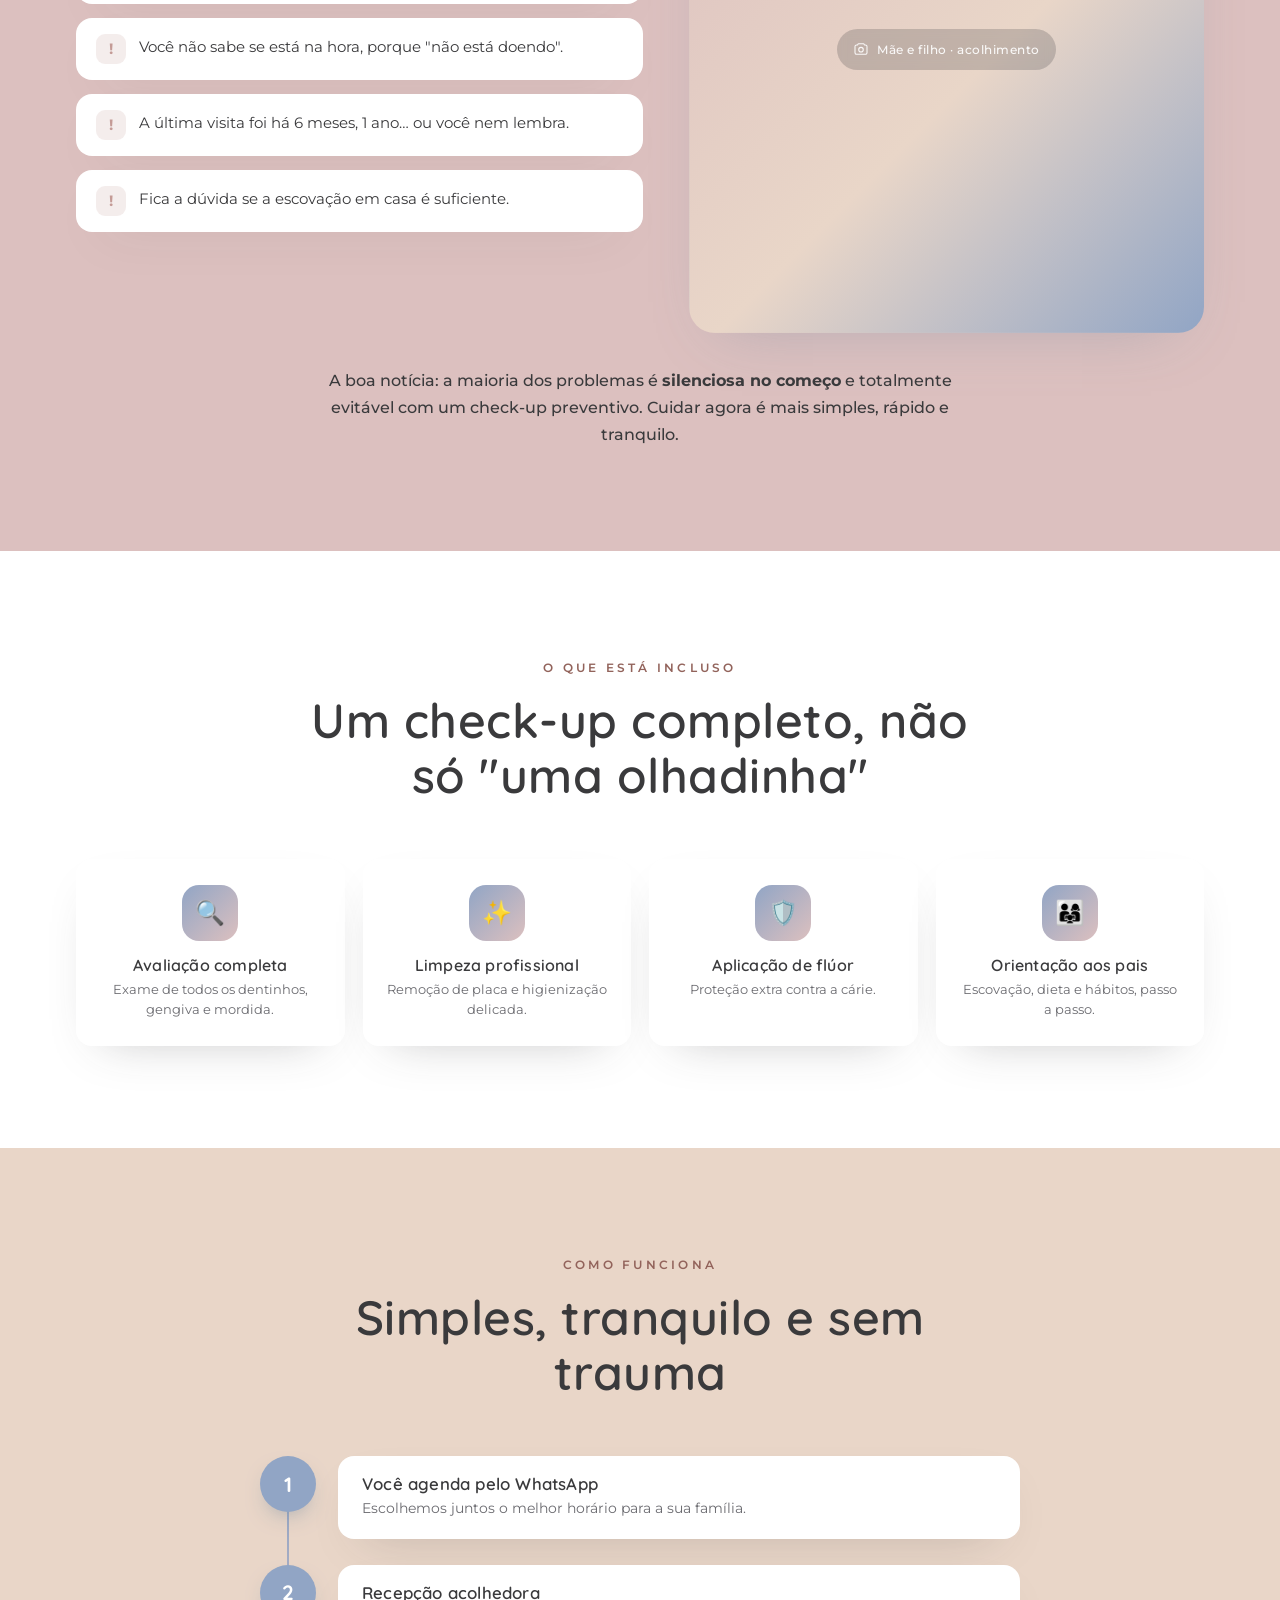
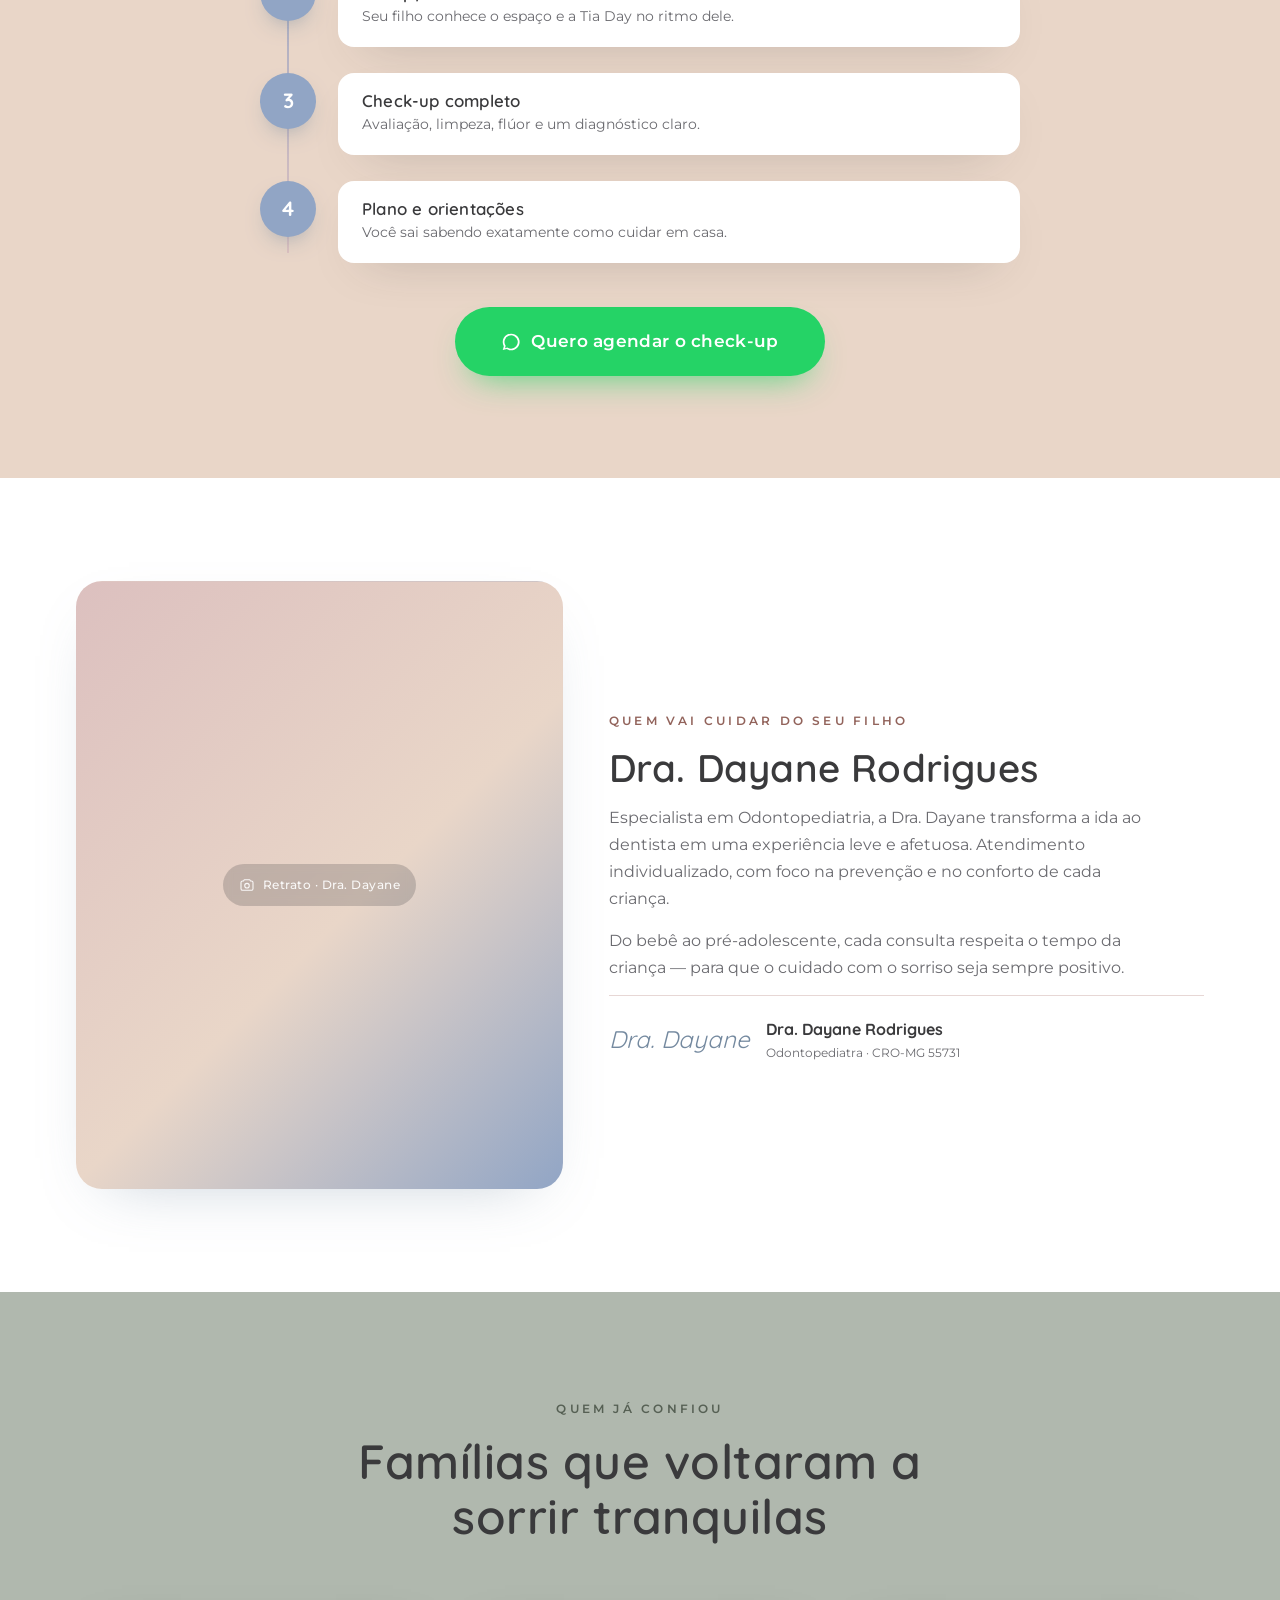
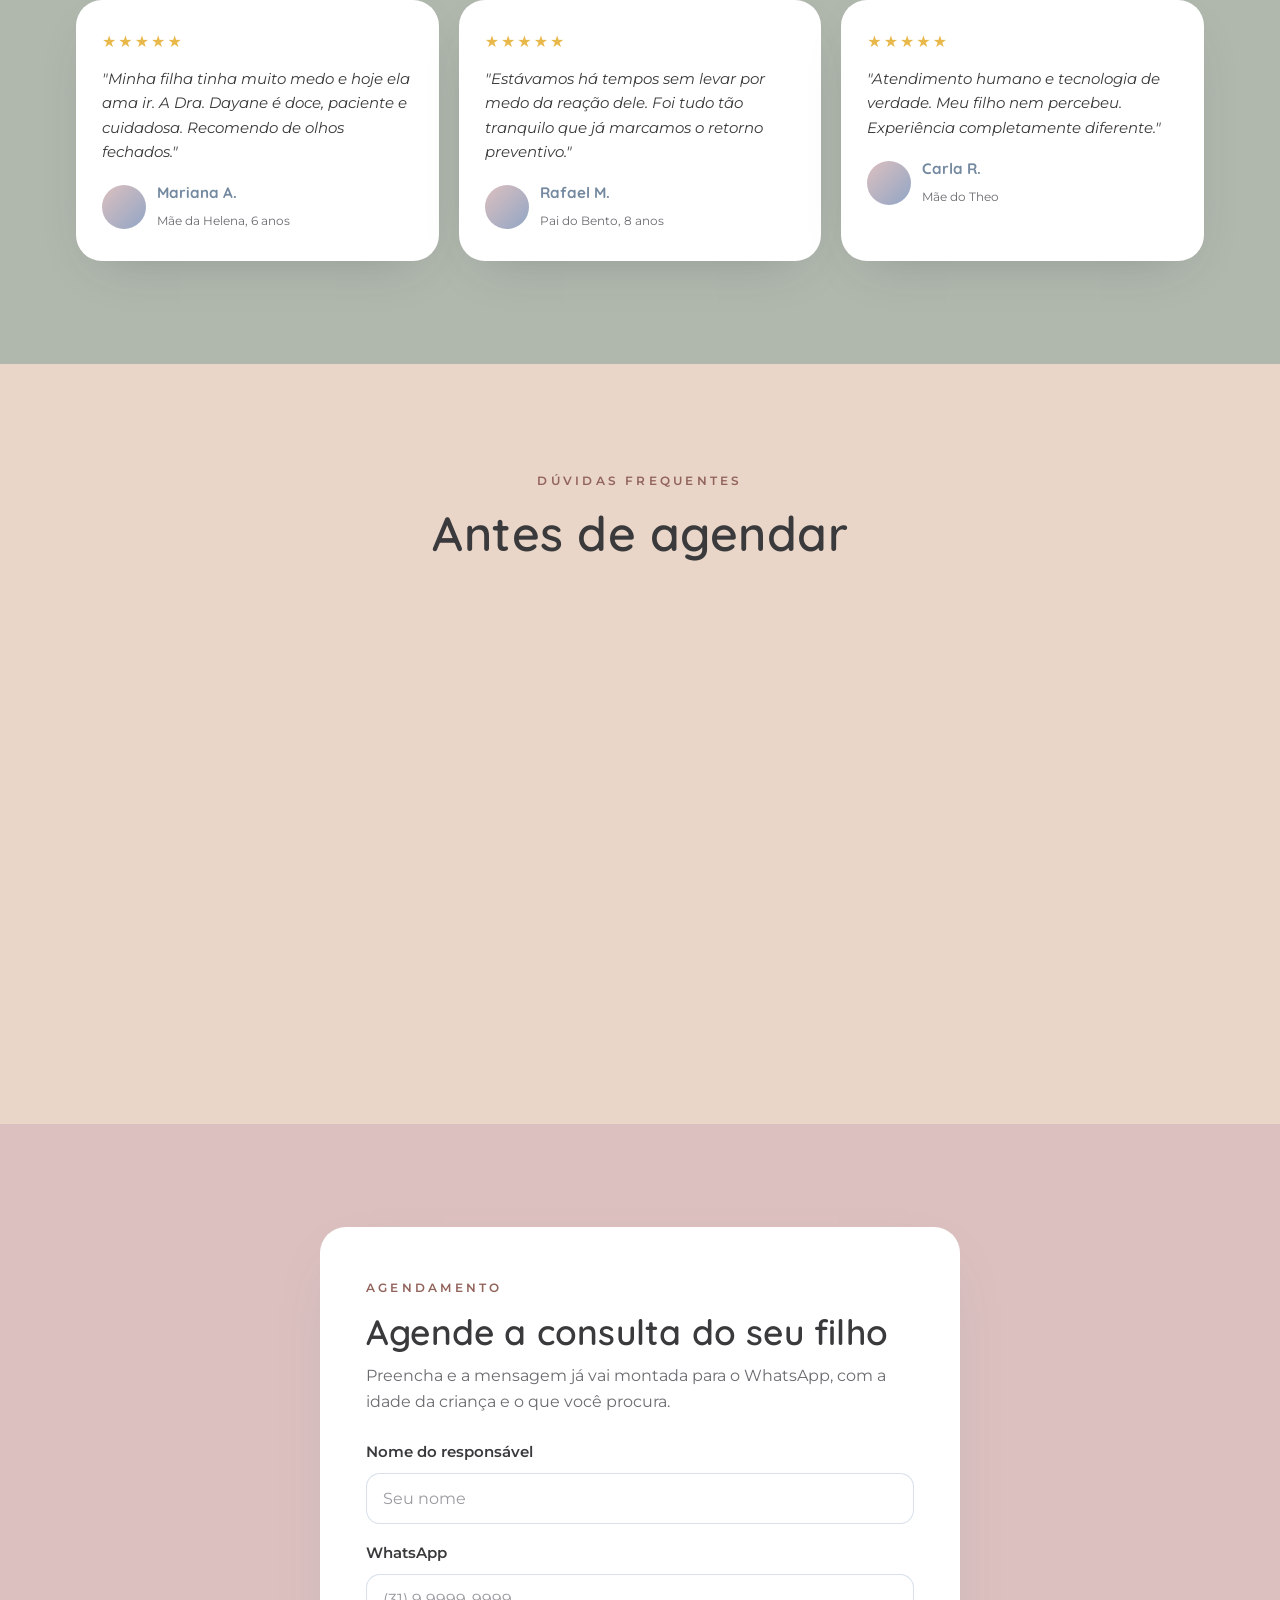
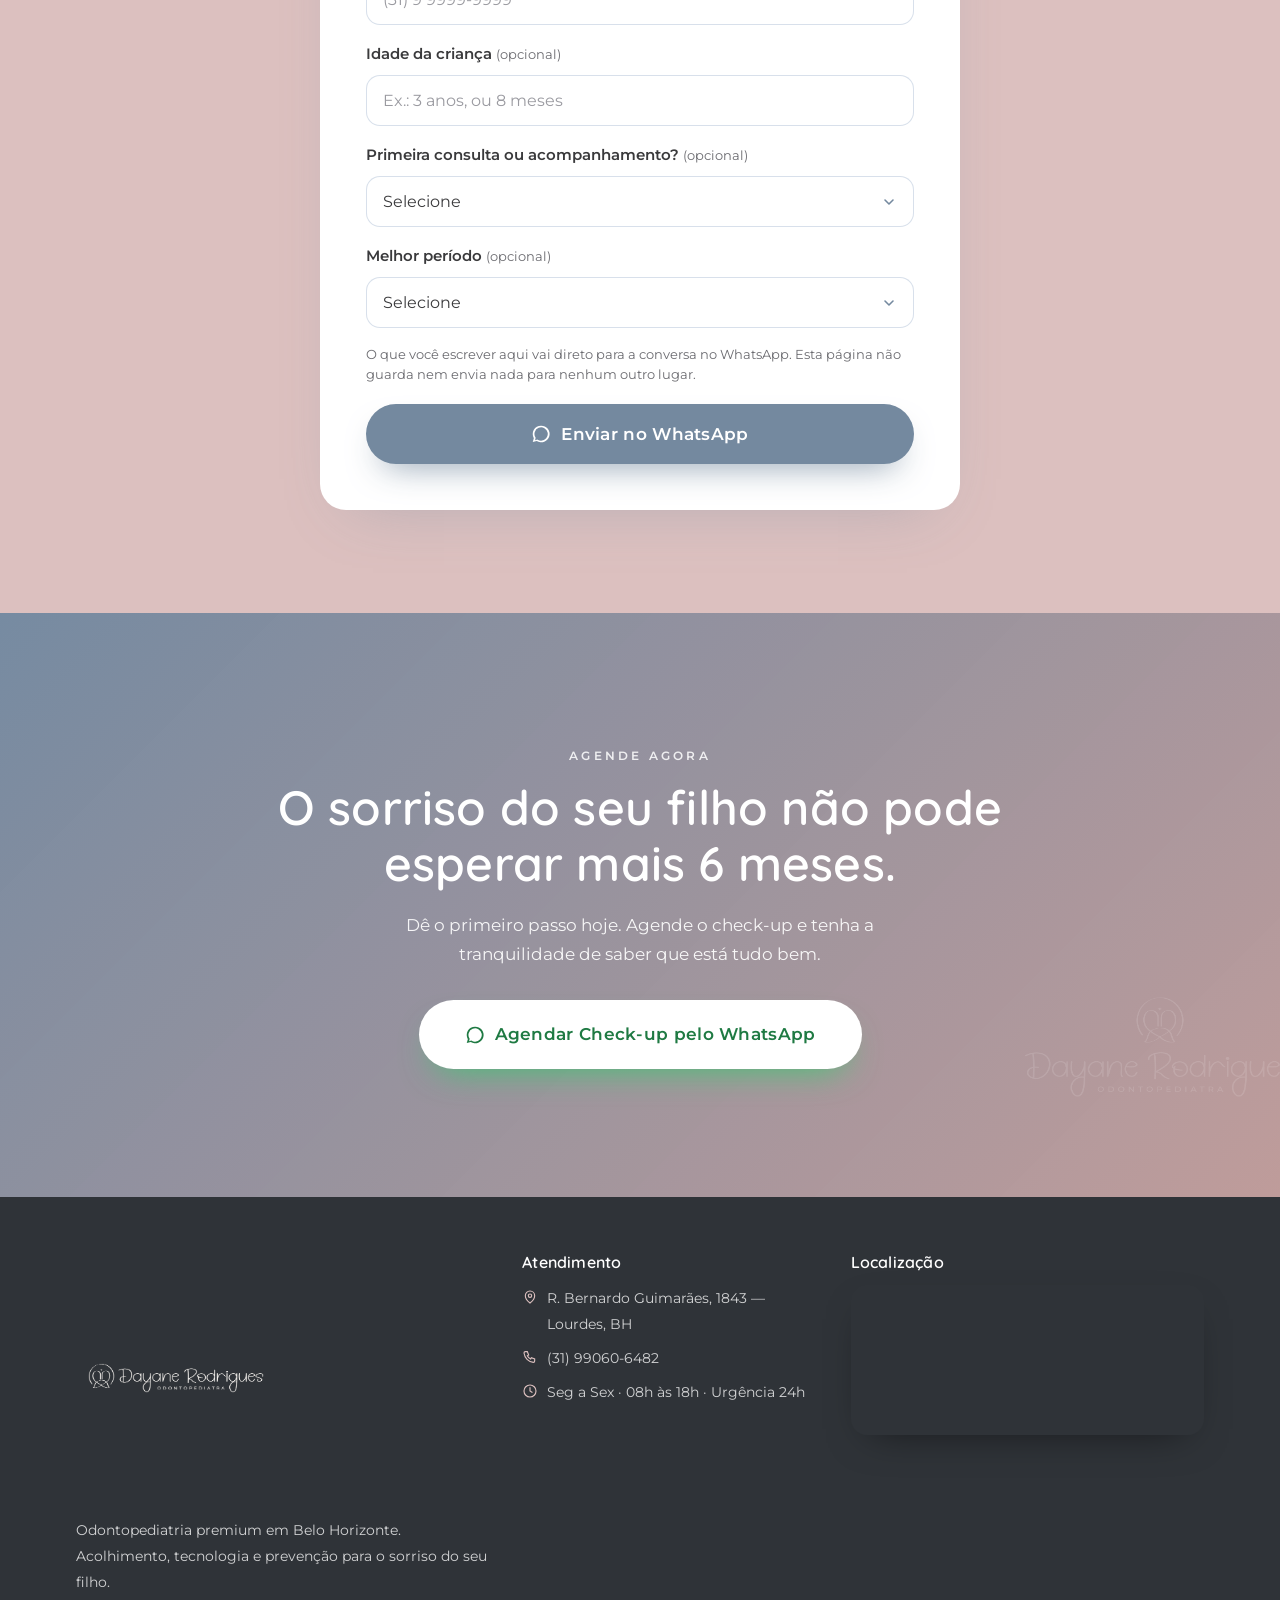
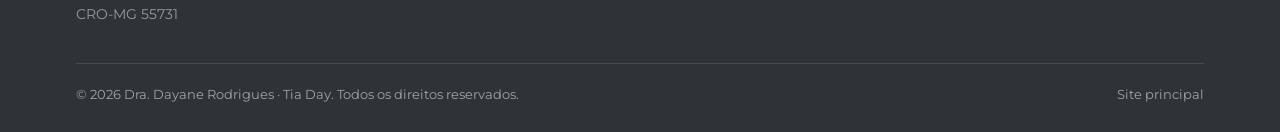
<file: campanhas/check-up.html>
<!DOCTYPE html>
<html lang="pt-BR">
<head>
<meta charset="UTF-8" />
<meta name="viewport" content="width=device-width, initial-scale=1.0" />

<title>Check-up Odontológico Infantil em BH | Dra. Dayane Rodrigues</title>
<meta name="description" content="Faz mais de 6 meses que seu filho não vai ao dentista? Agende o check-up odontológico infantil com a Dra. Dayane em Belo Horizonte. Avaliação completa, acolhedora e sem trauma." />
<meta name="robots" content="index,follow" />
<meta name="theme-color" content="#91A5C5" />
<link rel="icon" type="image/png" href="../assets/logo-mark.png" />

<meta property="og:type" content="website" />
<meta property="og:locale" content="pt_BR" />
<meta property="og:title" content="Check-up Odontológico Infantil | Dra. Dayane Rodrigues" />
<meta property="og:description" content="Faz mais de 6 meses que seu filho não vai ao dentista? Agende o check-up com a Tia Day." />

<link rel="preconnect" href="https://fonts.googleapis.com" />
<link rel="preconnect" href="https://fonts.gstatic.com" crossorigin />
<link href="https://fonts.googleapis.com/css2?family=Quicksand:wght@400;500;600;700&family=Montserrat:wght@300;400;500;600;700&display=swap" rel="stylesheet" />
<link rel="stylesheet" href="../assets/css/base.css" />

<!-- Rastreamento (Meta Pixel + Google) — configure os IDs em assets/js/tracking.js -->
<script src="../assets/js/tracking.js"></script>
</head>

<body data-campanha="check-up" data-wa-msg="Olá! Vi a página de check-up e gostaria de agendar a primeira avaliação do meu filho(a). 😊">

<!-- ================= HEADER ================= -->
<header class="lp-header" id="lpHeader">
  <a href="#topo" class="lp-brand">
    <img src="../assets/logo-mark.png" alt="Dra. Dayane Rodrigues — Odontopediatra" />
    <span class="nm"><b>Dayane Rodrigues</b><small>Odontopediatra</small></span>
  </a>
  <a class="btn btn-wa js-wa" data-local="header">
    <svg viewBox="0 0 24 24" fill="currentColor"><path d="M12 2a10 10 0 00-8.6 15l-1.3 4.7 4.8-1.3A10 10 0 1012 2zm0 18a8 8 0 01-4-1.1l-.3-.2-2.8.7.7-2.8-.2-.3A8 8 0 1112 20z"/></svg>
    <span class="lbl">Agendar Check-up</span>
  </a>
</header>

<!-- ================= HERO ================= -->
<section class="lp-hero" id="topo">
  <div class="container">
    <div data-anim="up">
      <span class="pill"><span class="dot"></span> Vagas para avaliação esta semana</span>
      <h1>Faz mais de 6 meses que seu filho <span class="accent">não vai ao dentista?</span></h1>
      <p class="sub">O tempo passa rápido — e a saúde bucal do seu filho não pode esperar. Agende um <strong>check-up completo e acolhedor</strong> com a Tia Day e previna problemas antes que eles comecem.</p>
      <div class="actions">
        <a class="btn btn-wa btn-lg js-wa" data-local="hero">
          <svg viewBox="0 0 24 24" fill="currentColor"><path d="M12 2a10 10 0 00-8.6 15l-1.3 4.7 4.8-1.3A10 10 0 1012 2zm0 18a8 8 0 01-4-1.1l-.3-.2-2.8.7.7-2.8-.2-.3A8 8 0 1112 20z"/></svg>
          Agendar o Check-up
        </a>
        <a class="btn btn-ghost" href="#como">Ver como funciona</a>
      </div>
      <ul class="badges">
        <li><span class="ck"><svg viewBox="0 0 20 20" fill="none"><path d="M4 10.5l4 4 8-9" stroke="currentColor" stroke-width="2.4" stroke-linecap="round" stroke-linejoin="round"/></svg></span> Avaliação completa</li>
        <li><span class="ck"><svg viewBox="0 0 20 20" fill="none"><path d="M4 10.5l4 4 8-9" stroke="currentColor" stroke-width="2.4" stroke-linecap="round" stroke-linejoin="round"/></svg></span> Ambiente sem trauma</li>
        <li><span class="ck"><svg viewBox="0 0 20 20" fill="none"><path d="M4 10.5l4 4 8-9" stroke="currentColor" stroke-width="2.4" stroke-linecap="round" stroke-linejoin="round"/></svg></span> Especialista infantil</li>
      </ul>
    </div>
    <div class="lp-hero-visual" data-anim="right">
      <div class="lp-hero-photo">
        <div class="photo" data-img="Foto: Dra. Dayane avaliando sorriso de criança (~6 anos), luz natural">
          <span class="ph-label"><svg viewBox="0 0 24 24" fill="none"><path d="M3 8.5A2.5 2.5 0 015.5 6h1.2l1-1.6A1 1 0 018.5 4h7a1 1 0 01.83.4l1 1.6h1.17A2.5 2.5 0 0121 8.5v9A2.5 2.5 0 0118.5 20h-13A2.5 2.5 0 013 17.5v-9z" stroke="currentColor" stroke-width="1.6"/><circle cx="12" cy="13" r="3.4" stroke="currentColor" stroke-width="1.6"/></svg> Foto do check-up · criança + Dra.</span>
        </div>
      </div>
      <div class="lp-float one"><span class="ic">★</span><div><small>Avaliação no Google</small><strong>5,0 / 5,0</strong></div></div>
      <div class="lp-float two"><span class="ic">🦷</span><div><small>Prevenção</small><strong>Antes que doa</strong></div></div>
    </div>
  </div>
</section>

<!-- ================= NÚMEROS ================= -->
<section class="stats">
  <div class="container">
    <div class="stat"><div class="num" data-count="5,0">5,0</div><div class="lbl">Nota no Google</div></div>
    <div class="stat"><div class="num" data-count="100" data-prefix="+">+100</div><div class="lbl">Famílias avaliaram</div></div>
    <div class="stat"><div class="num" data-static="24h">24h</div><div class="lbl">Urgência</div></div>
    <div class="stat"><div class="num" data-count="100" data-suffix="%">100%</div><div class="lbl">Foco infantil</div></div>
  </div>
</section>

<!-- ================= EMPATIA ================= -->
<section class="block tint-rose">
  <div class="container">
    <div class="section-head" data-anim="up">
      <span class="eyebrow">Você se identifica?</span>
      <h2 class="section-title">Adiar a visita ao dentista é mais comum do que parece</h2>
    </div>
    <div class="empatia">
      <ul class="check-list" data-anim="left">
        <li><span class="ic">!</span> A rotina corrida foi empurrando a consulta para "depois".</li>
        <li><span class="ic">!</span> Seu filho sente medo ou já teve uma experiência ruim.</li>
        <li><span class="ic">!</span> Você não sabe se está na hora, porque "não está doendo".</li>
        <li><span class="ic">!</span> A última visita foi há 6 meses, 1 ano… ou você nem lembra.</li>
        <li><span class="ic">!</span> Fica a dúvida se a escovação em casa é suficiente.</li>
      </ul>
      <div class="empatia-photo" data-anim="right">
        <div class="photo" data-img="Foto: mãe e filho sorrindo, momento acolhedor">
          <span class="ph-label"><svg viewBox="0 0 24 24" fill="none"><path d="M3 8.5A2.5 2.5 0 015.5 6h1.2l1-1.6A1 1 0 018.5 4h7a1 1 0 01.83.4l1 1.6h1.17A2.5 2.5 0 0121 8.5v9A2.5 2.5 0 0118.5 20h-13A2.5 2.5 0 013 17.5v-9z" stroke="currentColor" stroke-width="1.6"/><circle cx="12" cy="13" r="3.4" stroke="currentColor" stroke-width="1.6"/></svg> Mãe e filho · acolhimento</span>
        </div>
      </div>
    </div>
    <p class="center" style="margin-top:34px;color:var(--tinta);font-weight:500;max-width:640px;margin-left:auto;margin-right:auto" data-anim="up">A boa notícia: a maioria dos problemas é <strong>silenciosa no começo</strong> e totalmente evitável com um check-up preventivo. Cuidar agora é mais simples, rápido e tranquilo.</p>
  </div>
</section>

<!-- ================= O QUE ESTÁ INCLUSO ================= -->
<section class="block tint-white">
  <div class="container">
    <div class="section-head" data-anim="up">
      <span class="eyebrow">O que está incluso</span>
      <h2 class="section-title">Um check-up completo, não só "uma olhadinha"</h2>
    </div>
    <div class="bene-grid">
      <div class="bene-card" data-anim="up"><span class="ic">🔍</span><h4>Avaliação completa</h4><p>Exame de todos os dentinhos, gengiva e mordida.</p></div>
      <div class="bene-card" data-anim="up"><span class="ic">✨</span><h4>Limpeza profissional</h4><p>Remoção de placa e higienização delicada.</p></div>
      <div class="bene-card" data-anim="up"><span class="ic">🛡️</span><h4>Aplicação de flúor</h4><p>Proteção extra contra a cárie.</p></div>
      <div class="bene-card" data-anim="up"><span class="ic">👨‍👩‍👧</span><h4>Orientação aos pais</h4><p>Escovação, dieta e hábitos, passo a passo.</p></div>
    </div>
  </div>
</section>

<!-- ================= COMO FUNCIONA ================= -->
<section class="block tint-bege" id="como">
  <div class="container">
    <div class="section-head" data-anim="up">
      <span class="eyebrow">Como funciona</span>
      <h2 class="section-title">Simples, tranquilo e sem trauma</h2>
    </div>
    <div class="steps">
      <div class="step" data-anim="left"><span class="num">1</span><div class="bd"><h4>Você agenda pelo WhatsApp</h4><p>Escolhemos juntos o melhor horário para a sua família.</p></div></div>
      <div class="step" data-anim="left"><span class="num">2</span><div class="bd"><h4>Recepção acolhedora</h4><p>Seu filho conhece o espaço e a Tia Day no ritmo dele.</p></div></div>
      <div class="step" data-anim="left"><span class="num">3</span><div class="bd"><h4>Check-up completo</h4><p>Avaliação, limpeza, flúor e um diagnóstico claro.</p></div></div>
      <div class="step" data-anim="left"><span class="num">4</span><div class="bd"><h4>Plano e orientações</h4><p>Você sai sabendo exatamente como cuidar em casa.</p></div></div>
    </div>
    <div class="center" style="margin-top:44px" data-anim="up">
      <a class="btn btn-wa btn-lg js-wa" data-local="como">
        <svg viewBox="0 0 24 24" fill="currentColor"><path d="M12 2a10 10 0 00-8.6 15l-1.3 4.7 4.8-1.3A10 10 0 1012 2zm0 18a8 8 0 01-4-1.1l-.3-.2-2.8.7.7-2.8-.2-.3A8 8 0 1112 20z"/></svg>
        Quero agendar o check-up
      </a>
    </div>
  </div>
</section>

<!-- ================= SOBRE A DRA ================= -->
<section class="block tint-white">
  <div class="container">
    <div class="mini-sobre">
      <div class="mini-sobre-photo" data-anim="left">
        <div class="photo" data-img="Foto: retrato editorial da Dra. Dayane">
          <span class="ph-label"><svg viewBox="0 0 24 24" fill="none"><path d="M3 8.5A2.5 2.5 0 015.5 6h1.2l1-1.6A1 1 0 018.5 4h7a1 1 0 01.83.4l1 1.6h1.17A2.5 2.5 0 0121 8.5v9A2.5 2.5 0 0118.5 20h-13A2.5 2.5 0 013 17.5v-9z" stroke="currentColor" stroke-width="1.6"/><circle cx="12" cy="13" r="3.4" stroke="currentColor" stroke-width="1.6"/></svg> Retrato · Dra. Dayane</span>
        </div>
      </div>
      <div data-anim="right">
        <span class="eyebrow">Quem vai cuidar do seu filho</span>
        <h2>Dra. Dayane Rodrigues</h2>
        <p>Especialista em Odontopediatria, a Dra. Dayane transforma a ida ao dentista em uma experiência leve e afetuosa. Atendimento individualizado, com foco na prevenção e no conforto de cada criança.</p>
        <p>Do bebê ao pré-adolescente, cada consulta respeita o tempo da criança — para que o cuidado com o sorriso seja sempre positivo.</p>
        <div class="assinatura">
          <span class="sign">Dra. Dayane</span>
          <div><strong style="font-family:var(--font-title)">Dra. Dayane Rodrigues</strong><small>Odontopediatra · CRO-MG 55731</small></div>
        </div>
      </div>
    </div>
  </div>
</section>

<!-- ================= DEPOIMENTOS ================= -->
<section class="block tint-salvia">
  <div class="container">
    <div class="section-head" data-anim="up">
      <span class="eyebrow">Quem já confiou</span>
      <h2 class="section-title">Famílias que voltaram a sorrir tranquilas</h2>
    </div>
    <div class="testi-grid">
      <div class="testi-card" data-anim="up"><div class="stars">★★★★★</div><blockquote>"Minha filha tinha muito medo e hoje ela ama ir. A Dra. Dayane é doce, paciente e cuidadosa. Recomendo de olhos fechados."</blockquote><div class="who"><span class="av"></span><div><strong>Mariana A.</strong><small>Mãe da Helena, 6 anos</small></div></div></div>
      <div class="testi-card" data-anim="up"><div class="stars">★★★★★</div><blockquote>"Estávamos há tempos sem levar por medo da reação dele. Foi tudo tão tranquilo que já marcamos o retorno preventivo."</blockquote><div class="who"><span class="av"></span><div><strong>Rafael M.</strong><small>Pai do Bento, 8 anos</small></div></div></div>
      <div class="testi-card" data-anim="up"><div class="stars">★★★★★</div><blockquote>"Atendimento humano e tecnologia de verdade. Meu filho nem percebeu. Experiência completamente diferente."</blockquote><div class="who"><span class="av"></span><div><strong>Carla R.</strong><small>Mãe do Theo</small></div></div></div>
    </div>
  </div>
</section>

<!-- ================= FAQ ================= -->
<section class="block tint-bege">
  <div class="container">
    <div class="section-head" data-anim="up">
      <span class="eyebrow">Dúvidas frequentes</span>
      <h2 class="section-title">Antes de agendar</h2>
    </div>
    <div class="faq" data-anim="up">
      <div class="faq-item"><button class="faq-q">Faz muito tempo que ele não vai. Tem problema?<span class="chev">⌄</span></button><div class="faq-a"><p>De forma alguma — o importante é retomar. O check-up vai mostrar exatamente como está a saúde bucal e o que fazer a partir de agora, sem julgamentos.</p></div></div>
      <div class="faq-item"><button class="faq-q">Meu filho tem medo de dentista. E agora?<span class="chev">⌄</span></button><div class="faq-a"><p>O consultório e o atendimento são pensados para acolher. Respeitamos o tempo da criança e usamos técnicas para que a experiência seja leve e sem trauma.</p></div></div>
      <div class="faq-item"><button class="faq-q">Se não está doendo, precisa mesmo ir?<span class="chev">⌄</span></button><div class="faq-a"><p>Sim. A maioria dos problemas começa sem dor. O check-up preventivo evita que pequenas coisas virem tratamentos maiores.</p></div></div>
      <div class="faq-item"><button class="faq-q">A partir de que idade posso levar?<span class="chev">⌄</span></button><div class="faq-a"><p>Desde o primeiro dentinho (por volta dos 6 meses) até a pré-adolescência. Nunca é cedo — nem tarde — para cuidar.</p></div></div>
      <div class="faq-item"><button class="faq-q">Como agendo?<span class="chev">⌄</span></button><div class="faq-a"><p>É só clicar em qualquer botão de WhatsApp desta página e falar com a nossa equipe. Rápido e sem compromisso.</p></div></div>
    </div>
  </div>
</section>

<!-- ================= FORMULÁRIO ================= -->
<section class="block tint-rose" id="agendar">
  <div class="container narrow">
    <div class="form-wrap" data-anim="up">
      <div class="form-head">
        <span class="eyebrow">Agendamento</span>
        <h2>Agende a consulta do seu filho</h2>
        <p>Preencha e a mensagem já vai montada para o WhatsApp, com a idade da criança e o que você procura.</p>
      </div>
      <form class="wa-form" novalidate>
        <label>Nome do responsável
          <input name="nome" type="text" placeholder="Seu nome" required />
        </label>
        <label>WhatsApp
          <input name="tel" type="tel" inputmode="tel" placeholder="(31) 9 9999-9999" required />
        </label>
        <label>Idade da criança <span class="opt">(opcional)</span>
          <input name="idade" type="text" placeholder="Ex.: 3 anos, ou 8 meses" />
        </label>
        <label>Primeira consulta ou acompanhamento? <span class="opt">(opcional)</span>
          <select name="tipo">
            <option value="">Selecione</option>
            <option>Primeira consulta</option>
            <option>Acompanhamento / retorno</option>
          </select>
        </label>
        <label>Melhor período <span class="opt">(opcional)</span>
          <select name="periodo">
            <option value="">Selecione</option>
            <option>Manhã</option>
            <option>Tarde</option>
            <option>Indiferente</option>
          </select>
        </label>
        <p class="form-note">O que você escrever aqui vai direto para a conversa no WhatsApp. Esta página não guarda nem envia nada para nenhum outro lugar.</p>
        <button type="submit" class="btn btn-enviar btn-lg">
          <svg viewBox="0 0 24 24" fill="currentColor"><path d="M12 2a10 10 0 00-8.6 15l-1.3 4.7 4.8-1.3A10 10 0 1012 2zm0 18a8 8 0 01-4-1.1l-.3-.2-2.8.7.7-2.8-.2-.3A8 8 0 1112 20z"/></svg>
          Enviar no WhatsApp
        </button>
      </form>
    </div>
  </div>
</section>

<!-- ================= CTA FINAL ================= -->
<section class="cta-final">
  <img src="../assets/logo-vertical.png" alt="" aria-hidden="true" class="cta-watermark" />
  <span class="eyebrow" style="color:rgba(255,255,255,.85)">Agende agora</span>
  <h2>O sorriso do seu filho não pode esperar mais 6 meses.</h2>
  <p>Dê o primeiro passo hoje. Agende o check-up e tenha a tranquilidade de saber que está tudo bem.</p>
  <a class="btn btn-wa btn-lg js-wa" data-local="cta_final">
    <svg viewBox="0 0 24 24" fill="currentColor"><path d="M12 2a10 10 0 00-8.6 15l-1.3 4.7 4.8-1.3A10 10 0 1012 2zm0 18a8 8 0 01-4-1.1l-.3-.2-2.8.7.7-2.8-.2-.3A8 8 0 1112 20z"/></svg>
    Agendar Check-up pelo WhatsApp
  </a>
</section>

<!-- ================= RODAPÉ ================= -->
<footer class="lp-footer">
  <div class="container">
    <div class="cols">
      <div>
        <img class="flogo" src="../assets/logo-horizontal.png" alt="Dra. Dayane Rodrigues — Odontopediatra" />
        <p>Odontopediatria premium em Belo Horizonte. Acolhimento, tecnologia e prevenção para o sorriso do seu filho.</p>
        <p style="margin-top:6px;color:rgba(255,255,255,.5)">CRO-MG 55731</p>
      </div>
      <div>
        <h4>Atendimento</h4>
        <ul class="ct">
          <li><svg viewBox="0 0 24 24" fill="none"><path d="M12 21s-7-5.5-7-11a7 7 0 1114 0c0 5.5-7 11-7 11z" stroke="currentColor" stroke-width="1.7"/><circle cx="12" cy="10" r="2.5" stroke="currentColor" stroke-width="1.7"/></svg> <a href="https://maps.app.goo.gl/5weKcikMgA9sZADF6" target="_blank" rel="noopener">R. Bernardo Guimarães, 1843 — Lourdes, BH</a></li>
          <li><svg viewBox="0 0 24 24" fill="none"><path d="M5 4h3l2 5-2 1a11 11 0 005 5l1-2 5 2v3a2 2 0 01-2 2A16 16 0 013 6a2 2 0 012-2z" stroke="currentColor" stroke-width="1.7"/></svg> <a href="https://wa.me/5531990606482">(31) 99060-6482</a></li>
          <li><svg viewBox="0 0 24 24" fill="none"><circle cx="12" cy="12" r="9" stroke="currentColor" stroke-width="1.7"/><path d="M12 7v5l3 2" stroke="currentColor" stroke-width="1.7" stroke-linecap="round"/></svg> Seg a Sex · 08h às 18h · Urgência 24h</li>
        </ul>
      </div>
      <div>
        <h4>Localização</h4>
        <div class="map-embed"><iframe title="Localização — Dra. Dayane" loading="lazy" src="https://www.google.com/maps?q=Rua+Bernardo+Guimar%C3%A3es+1843+Lourdes+Belo+Horizonte+MG&z=16&hl=pt-BR&output=embed"></iframe></div>
      </div>
    </div>
    <div class="bottom">
      <span>© <span id="year"></span> Dra. Dayane Rodrigues · Tia Day. Todos os direitos reservados.</span>
      <span><a href="../index.html">Site principal</a></span>
    </div>
  </div>
</footer>

<!-- ================= WHATSAPP FLUTUANTE ================= -->
<a class="wa-float js-wa" data-local="float" aria-label="Falar no WhatsApp">
  <span class="wa-ic"><svg viewBox="0 0 24 24" fill="currentColor"><path d="M12 2a10 10 0 00-8.6 15l-1.3 4.7 4.8-1.3A10 10 0 1012 2zm0 18a8 8 0 01-4-1.1l-.3-.2-2.8.7.7-2.8-.2-.3A8 8 0 1112 20zm4.6-5.9c-.2-.1-1.5-.7-1.7-.8s-.4-.1-.6.1-.6.8-.8 1-.3.2-.5.1a6.5 6.5 0 01-1.9-1.2 7.2 7.2 0 01-1.3-1.7c-.1-.2 0-.4.1-.5l.4-.4.2-.4a.5.5 0 000-.4l-.8-1.9c-.2-.5-.4-.4-.6-.4h-.5a1 1 0 00-.7.3 3 3 0 00-1 2.2 5.2 5.2 0 001.1 2.7 11.9 11.9 0 004.6 4 5.3 5.3 0 002.6.5 2.7 2.7 0 001.8-1.3 2.2 2.2 0 00.2-1.3c-.1-.1-.3-.2-.5-.3z"/></svg></span>
  <span class="wa-label">Agendar pelo WhatsApp</span>
</a>

<script src="../assets/js/campanha.js"></script>
<script src="../assets/js/form.js"></script>
<script src="../assets/js/form-popup.js"></script>
</body>
</html>
</file>
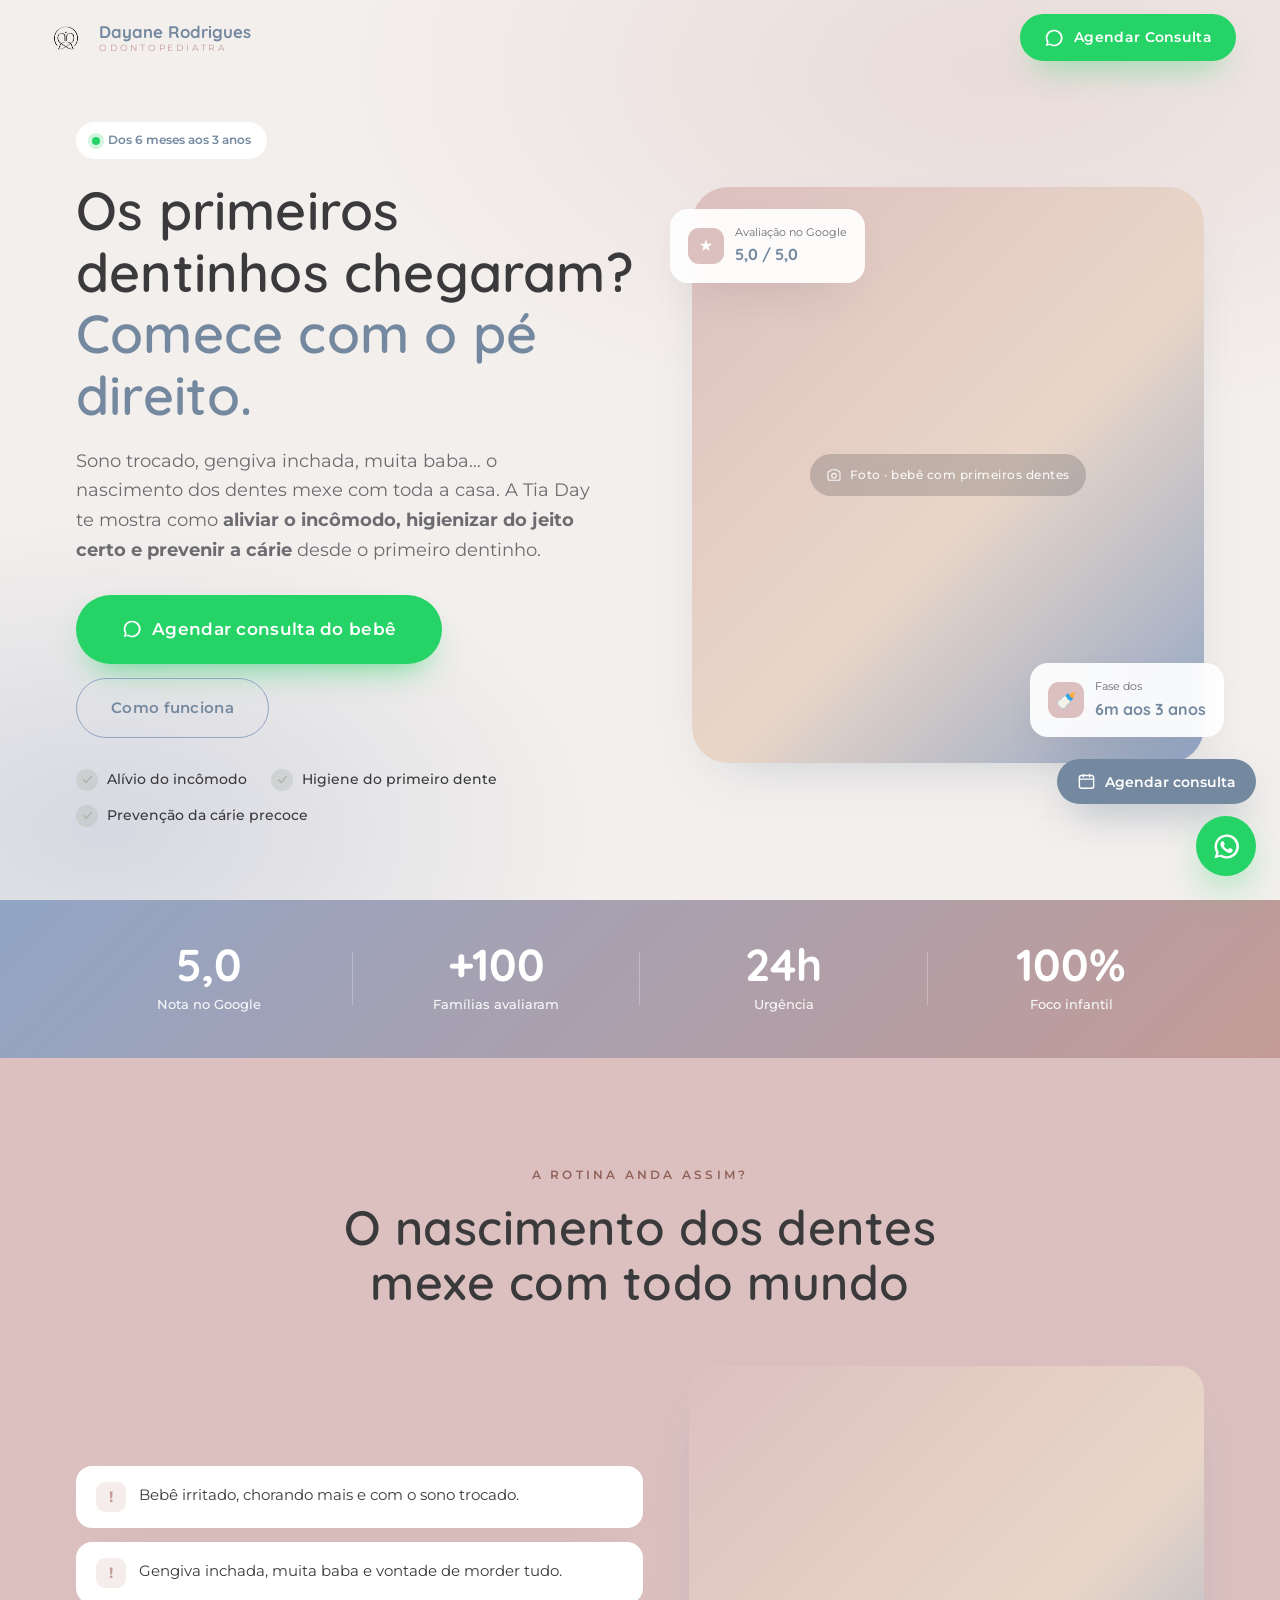
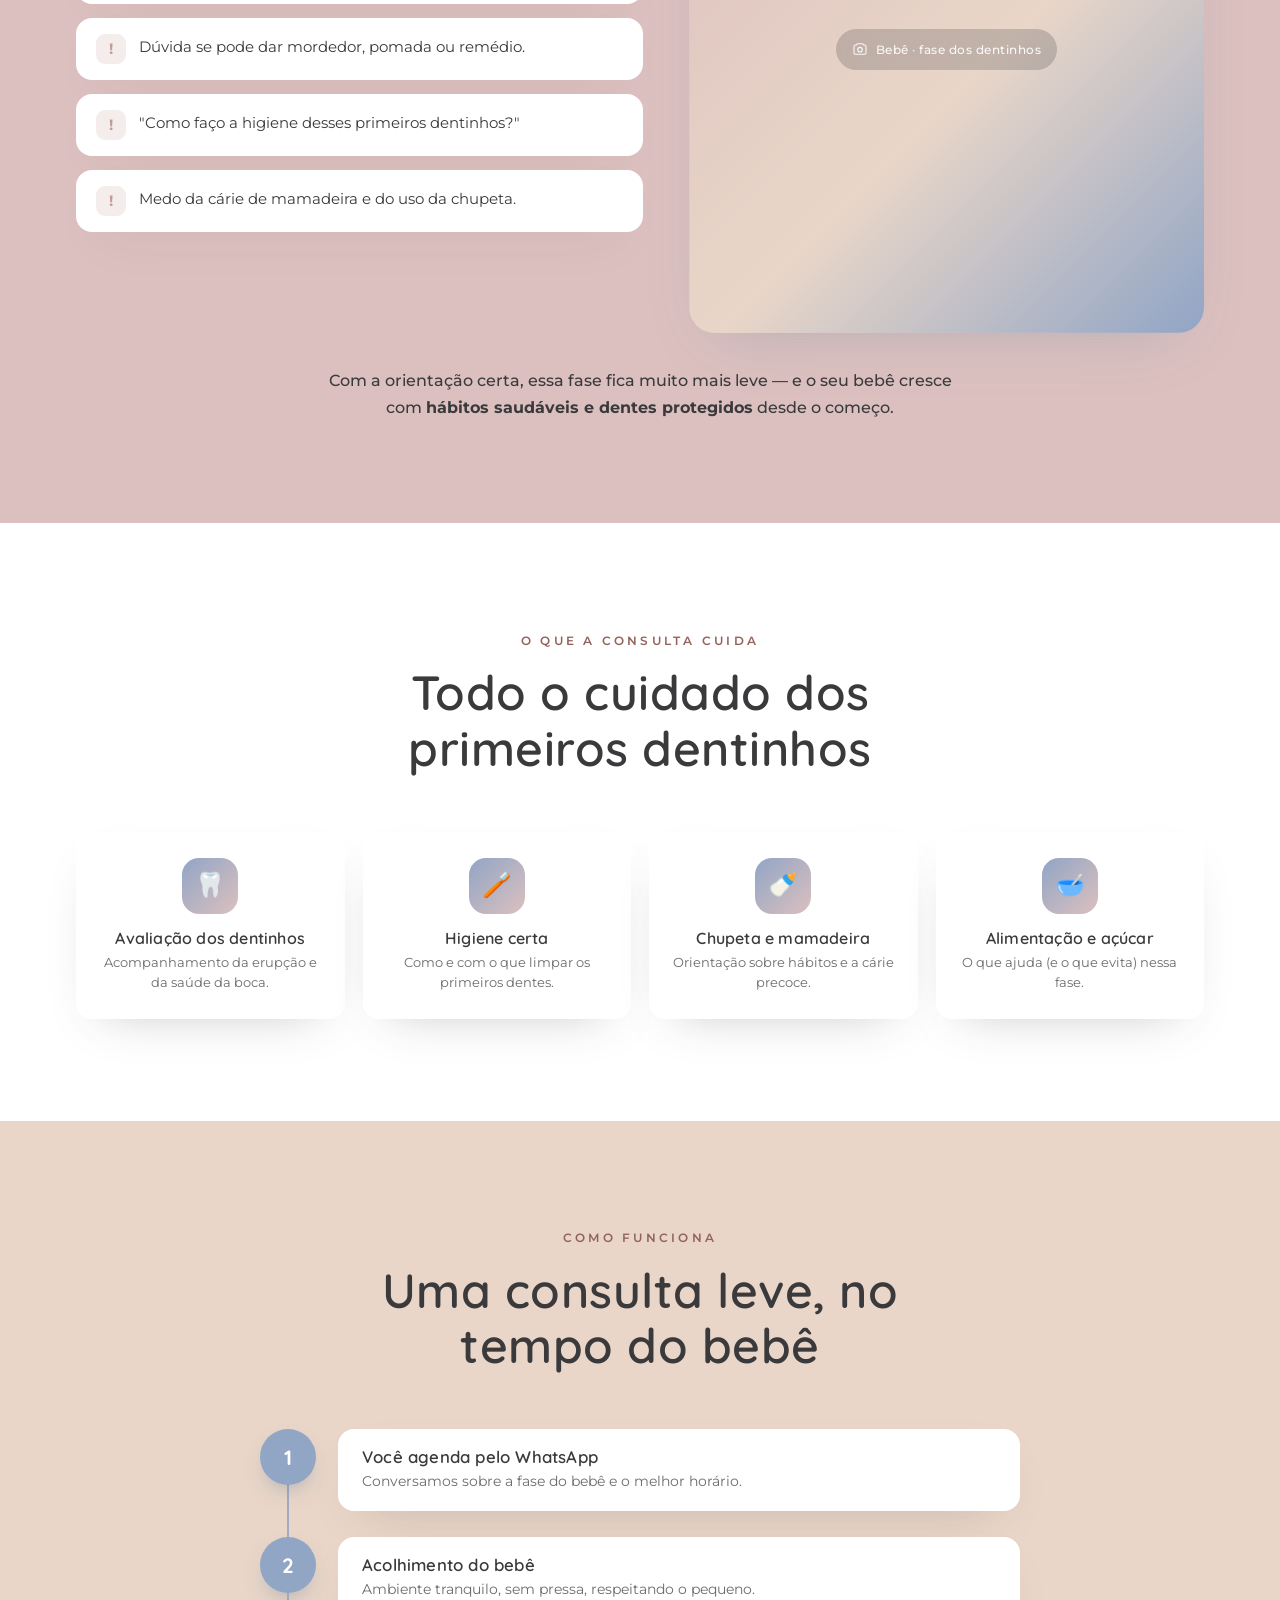
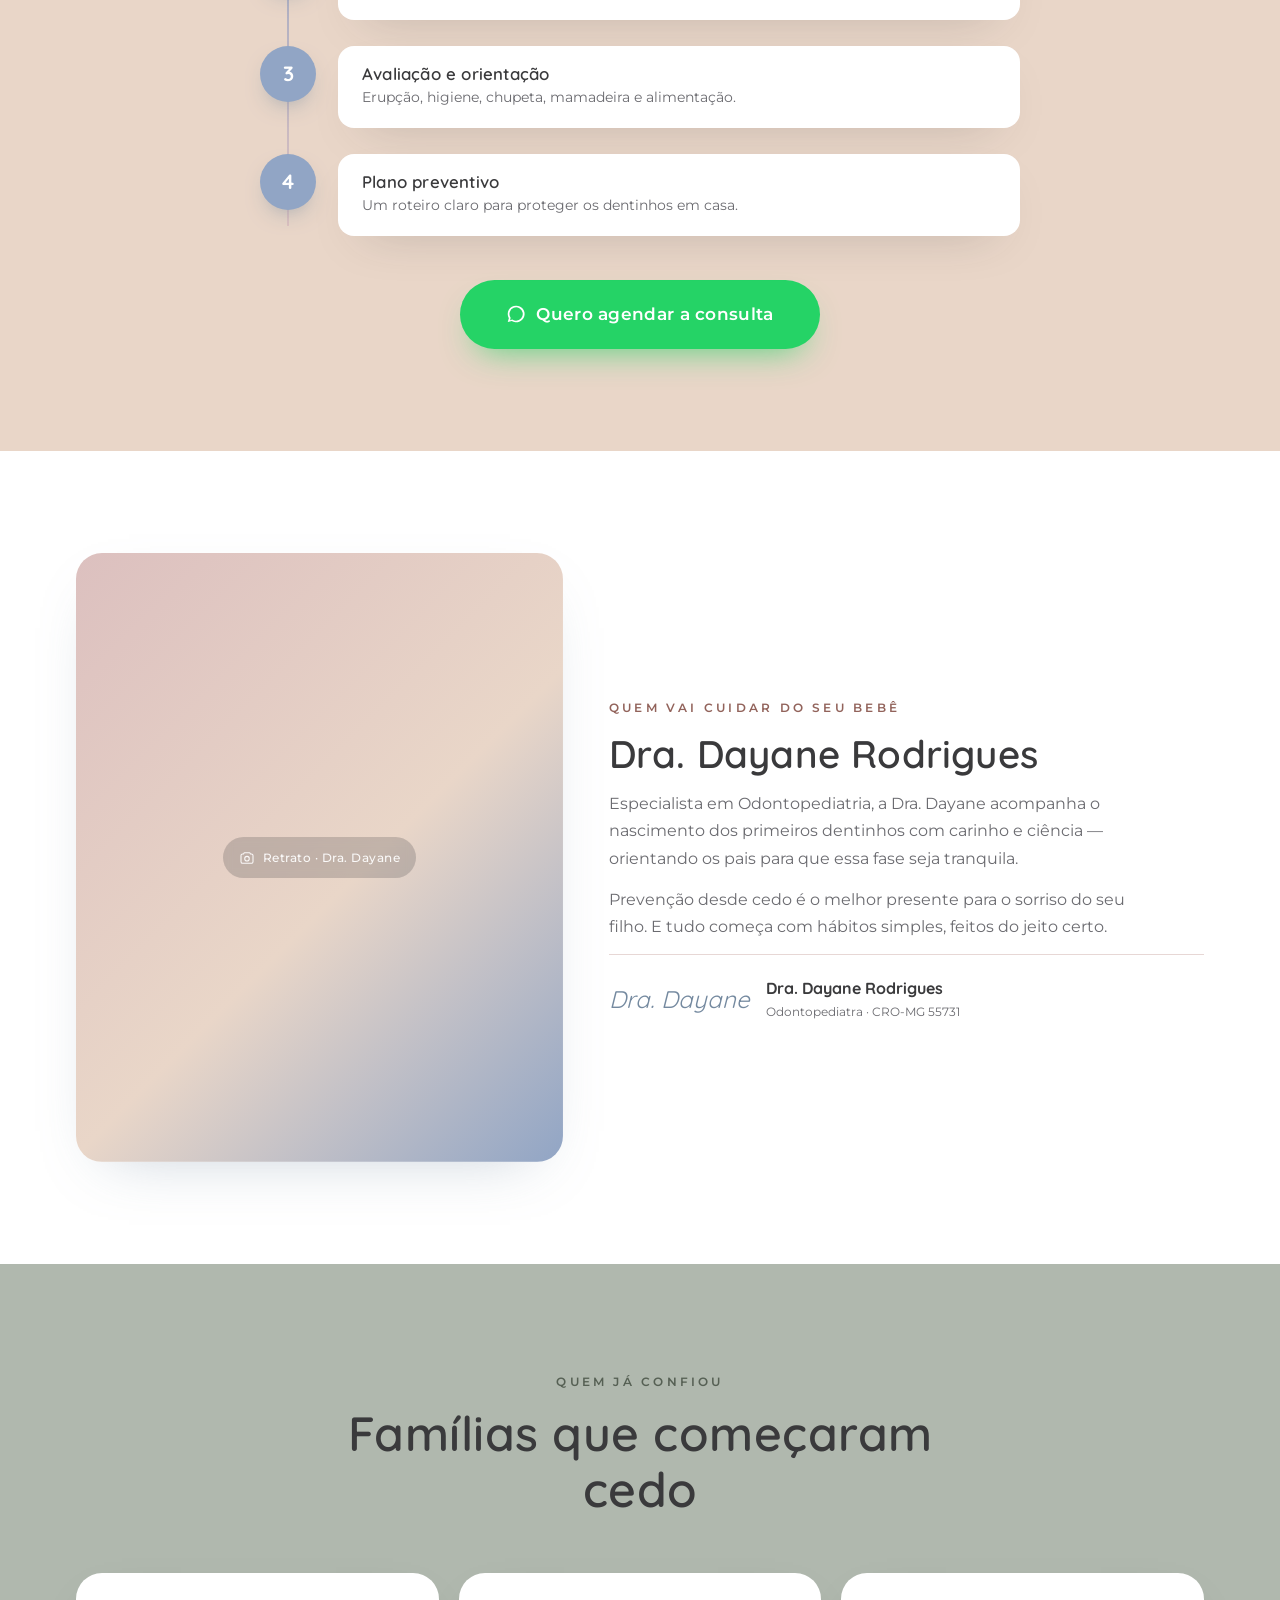
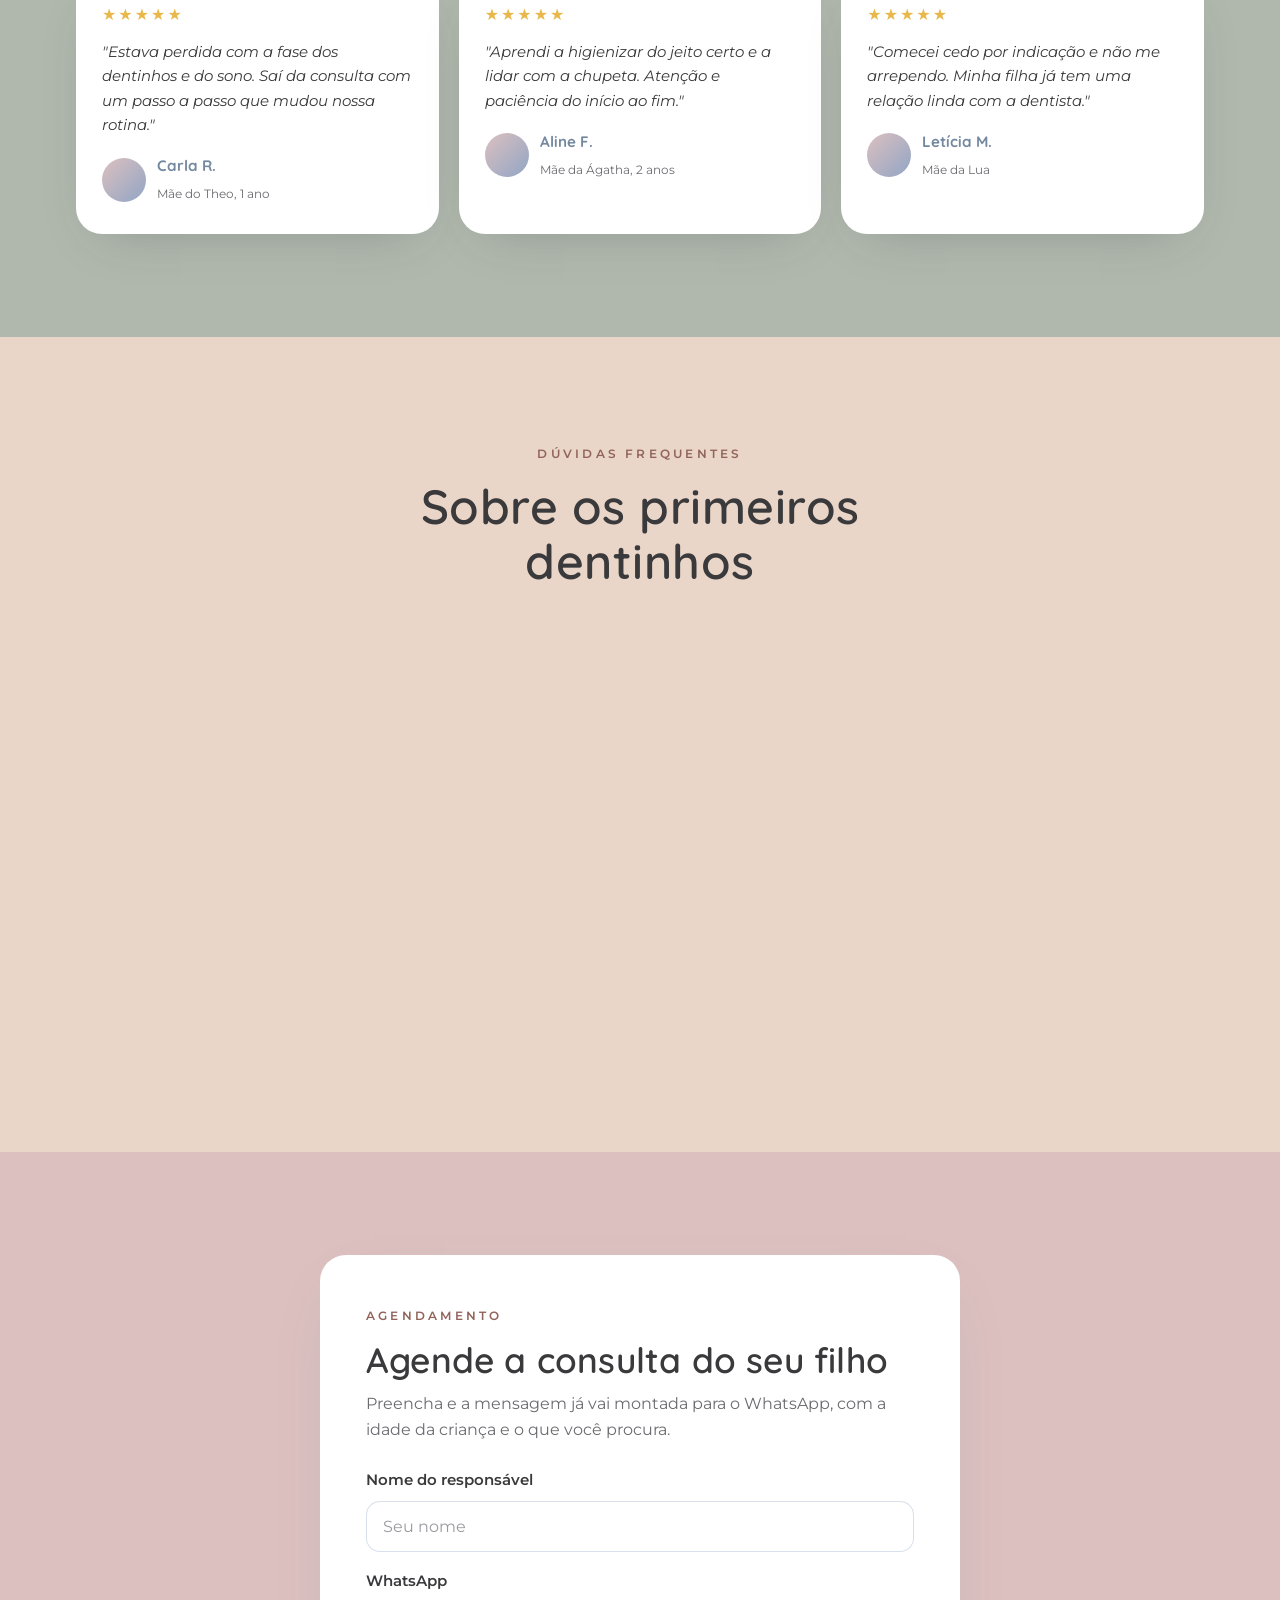
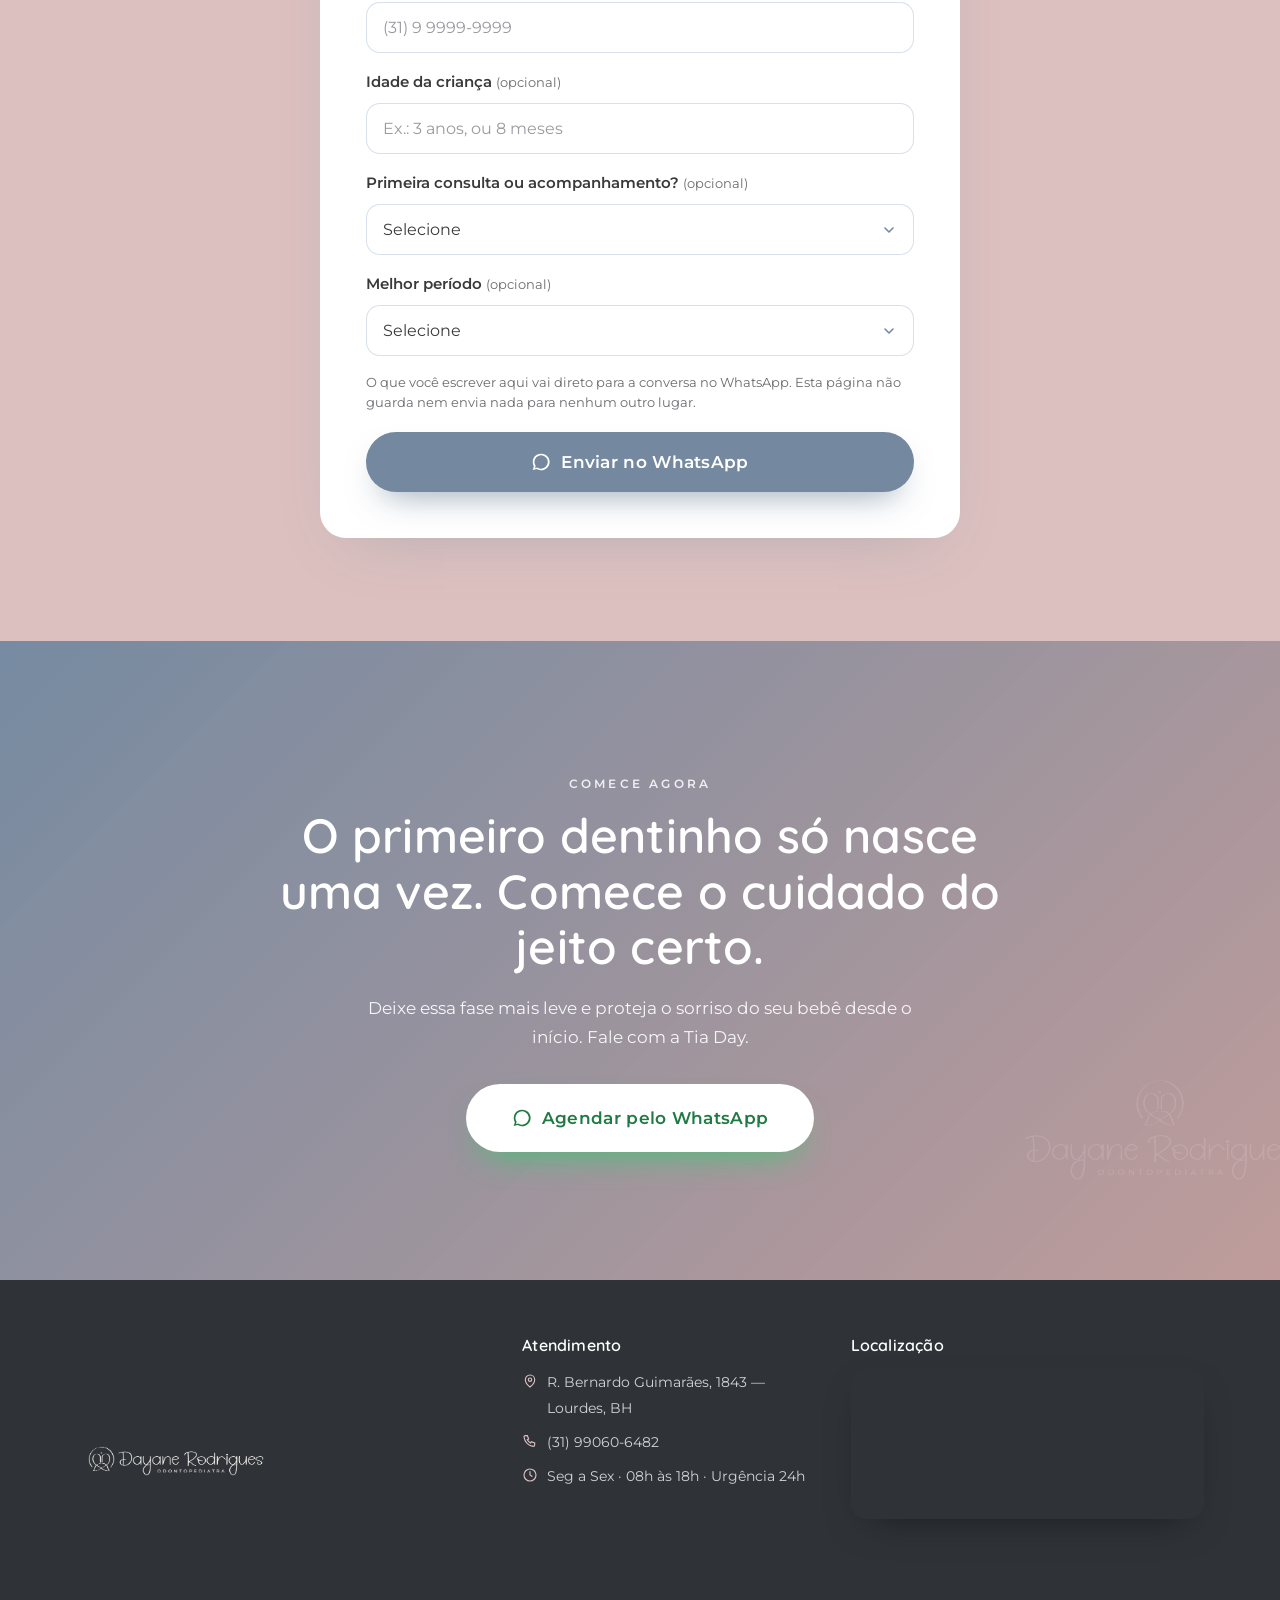
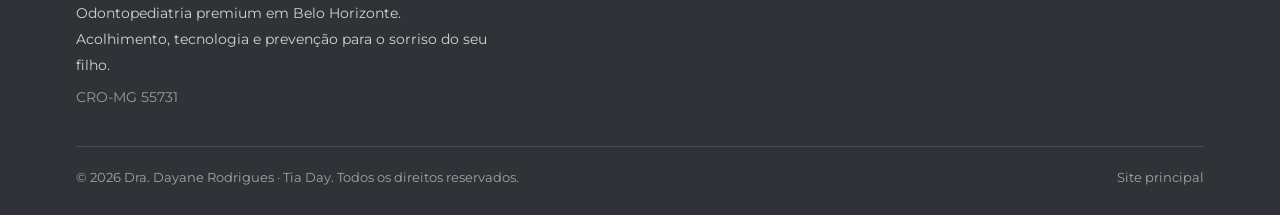
<file: campanhas/primeiros-dentinhos.html>
<!DOCTYPE html>
<html lang="pt-BR">
<head>
<meta charset="UTF-8" />
<meta name="viewport" content="width=device-width, initial-scale=1.0" />

<title>Nascimento dos Dentinhos | Odontopediatra para Bebês em BH — Dra. Dayane</title>
<meta name="description" content="Os primeiros dentinhos do seu filho estão nascendo? Agende com a Dra. Dayane em Belo Horizonte: alívio do incômodo, higiene desde o primeiro dente, chupeta, mamadeira e prevenção da cárie precoce." />
<meta name="robots" content="index,follow" />
<meta name="theme-color" content="#91A5C5" />
<link rel="icon" type="image/png" href="../assets/logo-mark.png" />

<meta property="og:type" content="website" />
<meta property="og:locale" content="pt_BR" />
<meta property="og:title" content="Nascimento dos Dentinhos | Dra. Dayane Rodrigues" />
<meta property="og:description" content="Comece o cuidado com o primeiro dentinho do jeito certo. Fale com a Tia Day." />

<link rel="preconnect" href="https://fonts.googleapis.com" />
<link rel="preconnect" href="https://fonts.gstatic.com" crossorigin />
<link href="https://fonts.googleapis.com/css2?family=Quicksand:wght@400;500;600;700&family=Montserrat:wght@300;400;500;600;700&display=swap" rel="stylesheet" />
<link rel="stylesheet" href="../assets/css/base.css" />

<!-- Rastreamento (Meta Pixel + Google) — configure os IDs em assets/js/tracking.js -->
<script src="../assets/js/tracking.js"></script>
</head>

<body data-campanha="primeiros-dentinhos" data-wa-msg="Olá! Meu filho está na fase de nascimento dos dentinhos e gostaria de agendar uma consulta. 😊">

<!-- ================= HEADER ================= -->
<header class="lp-header" id="lpHeader">
  <a href="#topo" class="lp-brand">
    <img src="../assets/logo-mark.png" alt="Dra. Dayane Rodrigues — Odontopediatra" />
    <span class="nm"><b>Dayane Rodrigues</b><small>Odontopediatra</small></span>
  </a>
  <a class="btn btn-wa js-wa" data-local="header">
    <svg viewBox="0 0 24 24" fill="currentColor"><path d="M12 2a10 10 0 00-8.6 15l-1.3 4.7 4.8-1.3A10 10 0 1012 2zm0 18a8 8 0 01-4-1.1l-.3-.2-2.8.7.7-2.8-.2-.3A8 8 0 1112 20z"/></svg>
    <span class="lbl">Agendar Consulta</span>
  </a>
</header>

<!-- ================= HERO ================= -->
<section class="lp-hero" id="topo">
  <div class="container">
    <div data-anim="up">
      <span class="pill"><span class="dot"></span> Dos 6 meses aos 3 anos</span>
      <h1>Os primeiros dentinhos chegaram? <span class="accent">Comece com o pé direito.</span></h1>
      <p class="sub">Sono trocado, gengiva inchada, muita baba… o nascimento dos dentes mexe com toda a casa. A Tia Day te mostra como <strong>aliviar o incômodo, higienizar do jeito certo e prevenir a cárie</strong> desde o primeiro dentinho.</p>
      <div class="actions">
        <a class="btn btn-wa btn-lg js-wa" data-local="hero">
          <svg viewBox="0 0 24 24" fill="currentColor"><path d="M12 2a10 10 0 00-8.6 15l-1.3 4.7 4.8-1.3A10 10 0 1012 2zm0 18a8 8 0 01-4-1.1l-.3-.2-2.8.7.7-2.8-.2-.3A8 8 0 1112 20z"/></svg>
          Agendar consulta do bebê
        </a>
        <a class="btn btn-ghost" href="#como">Como funciona</a>
      </div>
      <ul class="badges">
        <li><span class="ck"><svg viewBox="0 0 20 20" fill="none"><path d="M4 10.5l4 4 8-9" stroke="currentColor" stroke-width="2.4" stroke-linecap="round" stroke-linejoin="round"/></svg></span> Alívio do incômodo</li>
        <li><span class="ck"><svg viewBox="0 0 20 20" fill="none"><path d="M4 10.5l4 4 8-9" stroke="currentColor" stroke-width="2.4" stroke-linecap="round" stroke-linejoin="round"/></svg></span> Higiene do primeiro dente</li>
        <li><span class="ck"><svg viewBox="0 0 20 20" fill="none"><path d="M4 10.5l4 4 8-9" stroke="currentColor" stroke-width="2.4" stroke-linecap="round" stroke-linejoin="round"/></svg></span> Prevenção da cárie precoce</li>
      </ul>
    </div>
    <div class="lp-hero-visual" data-anim="right">
      <div class="lp-hero-photo">
        <div class="photo" data-img="Foto: bebê (1-2 anos) sorrindo mostrando os primeiros dentinhos">
          <span class="ph-label"><svg viewBox="0 0 24 24" fill="none"><path d="M3 8.5A2.5 2.5 0 015.5 6h1.2l1-1.6A1 1 0 018.5 4h7a1 1 0 01.83.4l1 1.6h1.17A2.5 2.5 0 0121 8.5v9A2.5 2.5 0 0118.5 20h-13A2.5 2.5 0 013 17.5v-9z" stroke="currentColor" stroke-width="1.6"/><circle cx="12" cy="13" r="3.4" stroke="currentColor" stroke-width="1.6"/></svg> Foto · bebê com primeiros dentes</span>
        </div>
      </div>
      <div class="lp-float one"><span class="ic">★</span><div><small>Avaliação no Google</small><strong>5,0 / 5,0</strong></div></div>
      <div class="lp-float two"><span class="ic">🍼</span><div><small>Fase dos</small><strong>6m aos 3 anos</strong></div></div>
    </div>
  </div>
</section>

<!-- ================= NÚMEROS ================= -->
<section class="stats">
  <div class="container">
    <div class="stat"><div class="num" data-count="5,0">5,0</div><div class="lbl">Nota no Google</div></div>
    <div class="stat"><div class="num" data-count="100" data-prefix="+">+100</div><div class="lbl">Famílias avaliaram</div></div>
    <div class="stat"><div class="num" data-static="24h">24h</div><div class="lbl">Urgência</div></div>
    <div class="stat"><div class="num" data-count="100" data-suffix="%">100%</div><div class="lbl">Foco infantil</div></div>
  </div>
</section>

<!-- ================= EMPATIA ================= -->
<section class="block tint-rose">
  <div class="container">
    <div class="section-head" data-anim="up">
      <span class="eyebrow">A rotina anda assim?</span>
      <h2 class="section-title">O nascimento dos dentes mexe com todo mundo</h2>
    </div>
    <div class="empatia">
      <ul class="check-list" data-anim="left">
        <li><span class="ic">!</span> Bebê irritado, chorando mais e com o sono trocado.</li>
        <li><span class="ic">!</span> Gengiva inchada, muita baba e vontade de morder tudo.</li>
        <li><span class="ic">!</span> Dúvida se pode dar mordedor, pomada ou remédio.</li>
        <li><span class="ic">!</span> "Como faço a higiene desses primeiros dentinhos?"</li>
        <li><span class="ic">!</span> Medo da cárie de mamadeira e do uso da chupeta.</li>
      </ul>
      <div class="empatia-photo" data-anim="right">
        <div class="photo" data-img="Foto: bebê com mordedor ou no colo, momento terno">
          <span class="ph-label"><svg viewBox="0 0 24 24" fill="none"><path d="M3 8.5A2.5 2.5 0 015.5 6h1.2l1-1.6A1 1 0 018.5 4h7a1 1 0 01.83.4l1 1.6h1.17A2.5 2.5 0 0121 8.5v9A2.5 2.5 0 0118.5 20h-13A2.5 2.5 0 013 17.5v-9z" stroke="currentColor" stroke-width="1.6"/><circle cx="12" cy="13" r="3.4" stroke="currentColor" stroke-width="1.6"/></svg> Bebê · fase dos dentinhos</span>
        </div>
      </div>
    </div>
    <p class="center" style="margin-top:34px;color:var(--tinta);font-weight:500;max-width:640px;margin-left:auto;margin-right:auto" data-anim="up">Com a orientação certa, essa fase fica muito mais leve — e o seu bebê cresce com <strong>hábitos saudáveis e dentes protegidos</strong> desde o começo.</p>
  </div>
</section>

<!-- ================= O QUE ESTÁ INCLUSO ================= -->
<section class="block tint-white">
  <div class="container">
    <div class="section-head" data-anim="up">
      <span class="eyebrow">O que a consulta cuida</span>
      <h2 class="section-title">Todo o cuidado dos primeiros dentinhos</h2>
    </div>
    <div class="bene-grid">
      <div class="bene-card" data-anim="up"><span class="ic">🦷</span><h4>Avaliação dos dentinhos</h4><p>Acompanhamento da erupção e da saúde da boca.</p></div>
      <div class="bene-card" data-anim="up"><span class="ic">🪥</span><h4>Higiene certa</h4><p>Como e com o que limpar os primeiros dentes.</p></div>
      <div class="bene-card" data-anim="up"><span class="ic">🍼</span><h4>Chupeta e mamadeira</h4><p>Orientação sobre hábitos e a cárie precoce.</p></div>
      <div class="bene-card" data-anim="up"><span class="ic">🥣</span><h4>Alimentação e açúcar</h4><p>O que ajuda (e o que evita) nessa fase.</p></div>
    </div>
  </div>
</section>

<!-- ================= COMO FUNCIONA ================= -->
<section class="block tint-bege" id="como">
  <div class="container">
    <div class="section-head" data-anim="up">
      <span class="eyebrow">Como funciona</span>
      <h2 class="section-title">Uma consulta leve, no tempo do bebê</h2>
    </div>
    <div class="steps">
      <div class="step" data-anim="left"><span class="num">1</span><div class="bd"><h4>Você agenda pelo WhatsApp</h4><p>Conversamos sobre a fase do bebê e o melhor horário.</p></div></div>
      <div class="step" data-anim="left"><span class="num">2</span><div class="bd"><h4>Acolhimento do bebê</h4><p>Ambiente tranquilo, sem pressa, respeitando o pequeno.</p></div></div>
      <div class="step" data-anim="left"><span class="num">3</span><div class="bd"><h4>Avaliação e orientação</h4><p>Erupção, higiene, chupeta, mamadeira e alimentação.</p></div></div>
      <div class="step" data-anim="left"><span class="num">4</span><div class="bd"><h4>Plano preventivo</h4><p>Um roteiro claro para proteger os dentinhos em casa.</p></div></div>
    </div>
    <div class="center" style="margin-top:44px" data-anim="up">
      <a class="btn btn-wa btn-lg js-wa" data-local="como">
        <svg viewBox="0 0 24 24" fill="currentColor"><path d="M12 2a10 10 0 00-8.6 15l-1.3 4.7 4.8-1.3A10 10 0 1012 2zm0 18a8 8 0 01-4-1.1l-.3-.2-2.8.7.7-2.8-.2-.3A8 8 0 1112 20z"/></svg>
        Quero agendar a consulta
      </a>
    </div>
  </div>
</section>

<!-- ================= SOBRE A DRA ================= -->
<section class="block tint-white">
  <div class="container">
    <div class="mini-sobre">
      <div class="mini-sobre-photo" data-anim="left">
        <div class="photo" data-img="Foto: retrato editorial da Dra. Dayane">
          <span class="ph-label"><svg viewBox="0 0 24 24" fill="none"><path d="M3 8.5A2.5 2.5 0 015.5 6h1.2l1-1.6A1 1 0 018.5 4h7a1 1 0 01.83.4l1 1.6h1.17A2.5 2.5 0 0121 8.5v9A2.5 2.5 0 0118.5 20h-13A2.5 2.5 0 013 17.5v-9z" stroke="currentColor" stroke-width="1.6"/><circle cx="12" cy="13" r="3.4" stroke="currentColor" stroke-width="1.6"/></svg> Retrato · Dra. Dayane</span>
        </div>
      </div>
      <div data-anim="right">
        <span class="eyebrow">Quem vai cuidar do seu bebê</span>
        <h2>Dra. Dayane Rodrigues</h2>
        <p>Especialista em Odontopediatria, a Dra. Dayane acompanha o nascimento dos primeiros dentinhos com carinho e ciência — orientando os pais para que essa fase seja tranquila.</p>
        <p>Prevenção desde cedo é o melhor presente para o sorriso do seu filho. E tudo começa com hábitos simples, feitos do jeito certo.</p>
        <div class="assinatura">
          <span class="sign">Dra. Dayane</span>
          <div><strong style="font-family:var(--font-title)">Dra. Dayane Rodrigues</strong><small>Odontopediatra · CRO-MG 55731</small></div>
        </div>
      </div>
    </div>
  </div>
</section>

<!-- ================= DEPOIMENTOS ================= -->
<section class="block tint-salvia">
  <div class="container">
    <div class="section-head" data-anim="up">
      <span class="eyebrow">Quem já confiou</span>
      <h2 class="section-title">Famílias que começaram cedo</h2>
    </div>
    <div class="testi-grid">
      <div class="testi-card" data-anim="up"><div class="stars">★★★★★</div><blockquote>"Estava perdida com a fase dos dentinhos e do sono. Saí da consulta com um passo a passo que mudou nossa rotina."</blockquote><div class="who"><span class="av"></span><div><strong>Carla R.</strong><small>Mãe do Theo, 1 ano</small></div></div></div>
      <div class="testi-card" data-anim="up"><div class="stars">★★★★★</div><blockquote>"Aprendi a higienizar do jeito certo e a lidar com a chupeta. Atenção e paciência do início ao fim."</blockquote><div class="who"><span class="av"></span><div><strong>Aline F.</strong><small>Mãe da Ágatha, 2 anos</small></div></div></div>
      <div class="testi-card" data-anim="up"><div class="stars">★★★★★</div><blockquote>"Comecei cedo por indicação e não me arrependo. Minha filha já tem uma relação linda com a dentista."</blockquote><div class="who"><span class="av"></span><div><strong>Letícia M.</strong><small>Mãe da Lua</small></div></div></div>
    </div>
  </div>
</section>

<!-- ================= FAQ ================= -->
<section class="block tint-bege">
  <div class="container">
    <div class="section-head" data-anim="up">
      <span class="eyebrow">Dúvidas frequentes</span>
      <h2 class="section-title">Sobre os primeiros dentinhos</h2>
    </div>
    <div class="faq" data-anim="up">
      <div class="faq-item"><button class="faq-q">Quando nasce o primeiro dentinho?<span class="chev">⌄</span></button><div class="faq-a"><p>Geralmente por volta dos 6 meses, mas varia bastante de bebê para bebê. Atraso ou adiantamento costumam ser normais — na dúvida, vale avaliar.</p></div></div>
      <div class="faq-item"><button class="faq-q">Como alivio o incômodo da gengiva?<span class="chev">⌄</span></button><div class="faq-a"><p>Mordedores próprios e massagem na gengiva costumam ajudar. A Dra. orienta o que é seguro para a idade e o que evitar.</p></div></div>
      <div class="faq-item"><button class="faq-q">Preciso escovar os primeiros dentes?<span class="chev">⌄</span></button><div class="faq-a"><p>Sim! A higiene começa com o primeiro dentinho. Na consulta você aprende a técnica e o creme dental certos para a idade.</p></div></div>
      <div class="faq-item"><button class="faq-q">Chupeta e mamadeira fazem mal?<span class="chev">⌄</span></button><div class="faq-a"><p>Usadas com orientação, dá para reduzir riscos como a cárie precoce e alterações na mordida. O acompanhamento ajuda a conduzir bem.</p></div></div>
      <div class="faq-item"><button class="faq-q">Como agendo?<span class="chev">⌄</span></button><div class="faq-a"><p>Clique em qualquer botão de WhatsApp desta página e fale com a nossa equipe. Rápido e sem compromisso.</p></div></div>
    </div>
  </div>
</section>

<!-- ================= FORMULÁRIO ================= -->
<section class="block tint-rose" id="agendar">
  <div class="container narrow">
    <div class="form-wrap" data-anim="up">
      <div class="form-head">
        <span class="eyebrow">Agendamento</span>
        <h2>Agende a consulta do seu filho</h2>
        <p>Preencha e a mensagem já vai montada para o WhatsApp, com a idade da criança e o que você procura.</p>
      </div>
      <form class="wa-form" novalidate>
        <label>Nome do responsável
          <input name="nome" type="text" placeholder="Seu nome" required />
        </label>
        <label>WhatsApp
          <input name="tel" type="tel" inputmode="tel" placeholder="(31) 9 9999-9999" required />
        </label>
        <label>Idade da criança <span class="opt">(opcional)</span>
          <input name="idade" type="text" placeholder="Ex.: 3 anos, ou 8 meses" />
        </label>
        <label>Primeira consulta ou acompanhamento? <span class="opt">(opcional)</span>
          <select name="tipo">
            <option value="">Selecione</option>
            <option>Primeira consulta</option>
            <option>Acompanhamento / retorno</option>
          </select>
        </label>
        <label>Melhor período <span class="opt">(opcional)</span>
          <select name="periodo">
            <option value="">Selecione</option>
            <option>Manhã</option>
            <option>Tarde</option>
            <option>Indiferente</option>
          </select>
        </label>
        <p class="form-note">O que você escrever aqui vai direto para a conversa no WhatsApp. Esta página não guarda nem envia nada para nenhum outro lugar.</p>
        <button type="submit" class="btn btn-enviar btn-lg">
          <svg viewBox="0 0 24 24" fill="currentColor"><path d="M12 2a10 10 0 00-8.6 15l-1.3 4.7 4.8-1.3A10 10 0 1012 2zm0 18a8 8 0 01-4-1.1l-.3-.2-2.8.7.7-2.8-.2-.3A8 8 0 1112 20z"/></svg>
          Enviar no WhatsApp
        </button>
      </form>
    </div>
  </div>
</section>

<!-- ================= CTA FINAL ================= -->
<section class="cta-final">
  <img src="../assets/logo-vertical.png" alt="" aria-hidden="true" class="cta-watermark" />
  <span class="eyebrow" style="color:rgba(255,255,255,.85)">Comece agora</span>
  <h2>O primeiro dentinho só nasce uma vez. Comece o cuidado do jeito certo.</h2>
  <p>Deixe essa fase mais leve e proteja o sorriso do seu bebê desde o início. Fale com a Tia Day.</p>
  <a class="btn btn-wa btn-lg js-wa" data-local="cta_final">
    <svg viewBox="0 0 24 24" fill="currentColor"><path d="M12 2a10 10 0 00-8.6 15l-1.3 4.7 4.8-1.3A10 10 0 1012 2zm0 18a8 8 0 01-4-1.1l-.3-.2-2.8.7.7-2.8-.2-.3A8 8 0 1112 20z"/></svg>
    Agendar pelo WhatsApp
  </a>
</section>

<!-- ================= RODAPÉ ================= -->
<footer class="lp-footer">
  <div class="container">
    <div class="cols">
      <div>
        <img class="flogo" src="../assets/logo-horizontal.png" alt="Dra. Dayane Rodrigues — Odontopediatra" />
        <p>Odontopediatria premium em Belo Horizonte. Acolhimento, tecnologia e prevenção para o sorriso do seu filho.</p>
        <p style="margin-top:6px;color:rgba(255,255,255,.5)">CRO-MG 55731</p>
      </div>
      <div>
        <h4>Atendimento</h4>
        <ul class="ct">
          <li><svg viewBox="0 0 24 24" fill="none"><path d="M12 21s-7-5.5-7-11a7 7 0 1114 0c0 5.5-7 11-7 11z" stroke="currentColor" stroke-width="1.7"/><circle cx="12" cy="10" r="2.5" stroke="currentColor" stroke-width="1.7"/></svg> <a href="https://maps.app.goo.gl/5weKcikMgA9sZADF6" target="_blank" rel="noopener">R. Bernardo Guimarães, 1843 — Lourdes, BH</a></li>
          <li><svg viewBox="0 0 24 24" fill="none"><path d="M5 4h3l2 5-2 1a11 11 0 005 5l1-2 5 2v3a2 2 0 01-2 2A16 16 0 013 6a2 2 0 012-2z" stroke="currentColor" stroke-width="1.7"/></svg> <a href="https://wa.me/5531990606482">(31) 99060-6482</a></li>
          <li><svg viewBox="0 0 24 24" fill="none"><circle cx="12" cy="12" r="9" stroke="currentColor" stroke-width="1.7"/><path d="M12 7v5l3 2" stroke="currentColor" stroke-width="1.7" stroke-linecap="round"/></svg> Seg a Sex · 08h às 18h · Urgência 24h</li>
        </ul>
      </div>
      <div>
        <h4>Localização</h4>
        <div class="map-embed"><iframe title="Localização — Dra. Dayane" loading="lazy" src="https://www.google.com/maps?q=Rua+Bernardo+Guimar%C3%A3es+1843+Lourdes+Belo+Horizonte+MG&z=16&hl=pt-BR&output=embed"></iframe></div>
      </div>
    </div>
    <div class="bottom">
      <span>© <span id="year"></span> Dra. Dayane Rodrigues · Tia Day. Todos os direitos reservados.</span>
      <span><a href="../index.html">Site principal</a></span>
    </div>
  </div>
</footer>

<!-- ================= WHATSAPP FLUTUANTE ================= -->
<a class="wa-float js-wa" data-local="float" aria-label="Falar no WhatsApp">
  <span class="wa-ic"><svg viewBox="0 0 24 24" fill="currentColor"><path d="M12 2a10 10 0 00-8.6 15l-1.3 4.7 4.8-1.3A10 10 0 1012 2zm0 18a8 8 0 01-4-1.1l-.3-.2-2.8.7.7-2.8-.2-.3A8 8 0 1112 20zm4.6-5.9c-.2-.1-1.5-.7-1.7-.8s-.4-.1-.6.1-.6.8-.8 1-.3.2-.5.1a6.5 6.5 0 01-1.9-1.2 7.2 7.2 0 01-1.3-1.7c-.1-.2 0-.4.1-.5l.4-.4.2-.4a.5.5 0 000-.4l-.8-1.9c-.2-.5-.4-.4-.6-.4h-.5a1 1 0 00-.7.3 3 3 0 00-1 2.2 5.2 5.2 0 001.1 2.7 11.9 11.9 0 004.6 4 5.3 5.3 0 002.6.5 2.7 2.7 0 001.8-1.3 2.2 2.2 0 00.2-1.3c-.1-.1-.3-.2-.5-.3z"/></svg></span>
  <span class="wa-label">Agendar pelo WhatsApp</span>
</a>

<script src="../assets/js/campanha.js"></script>
<script src="../assets/js/form.js"></script>
<script src="../assets/js/form-popup.js"></script>
</body>
</html>
</file>
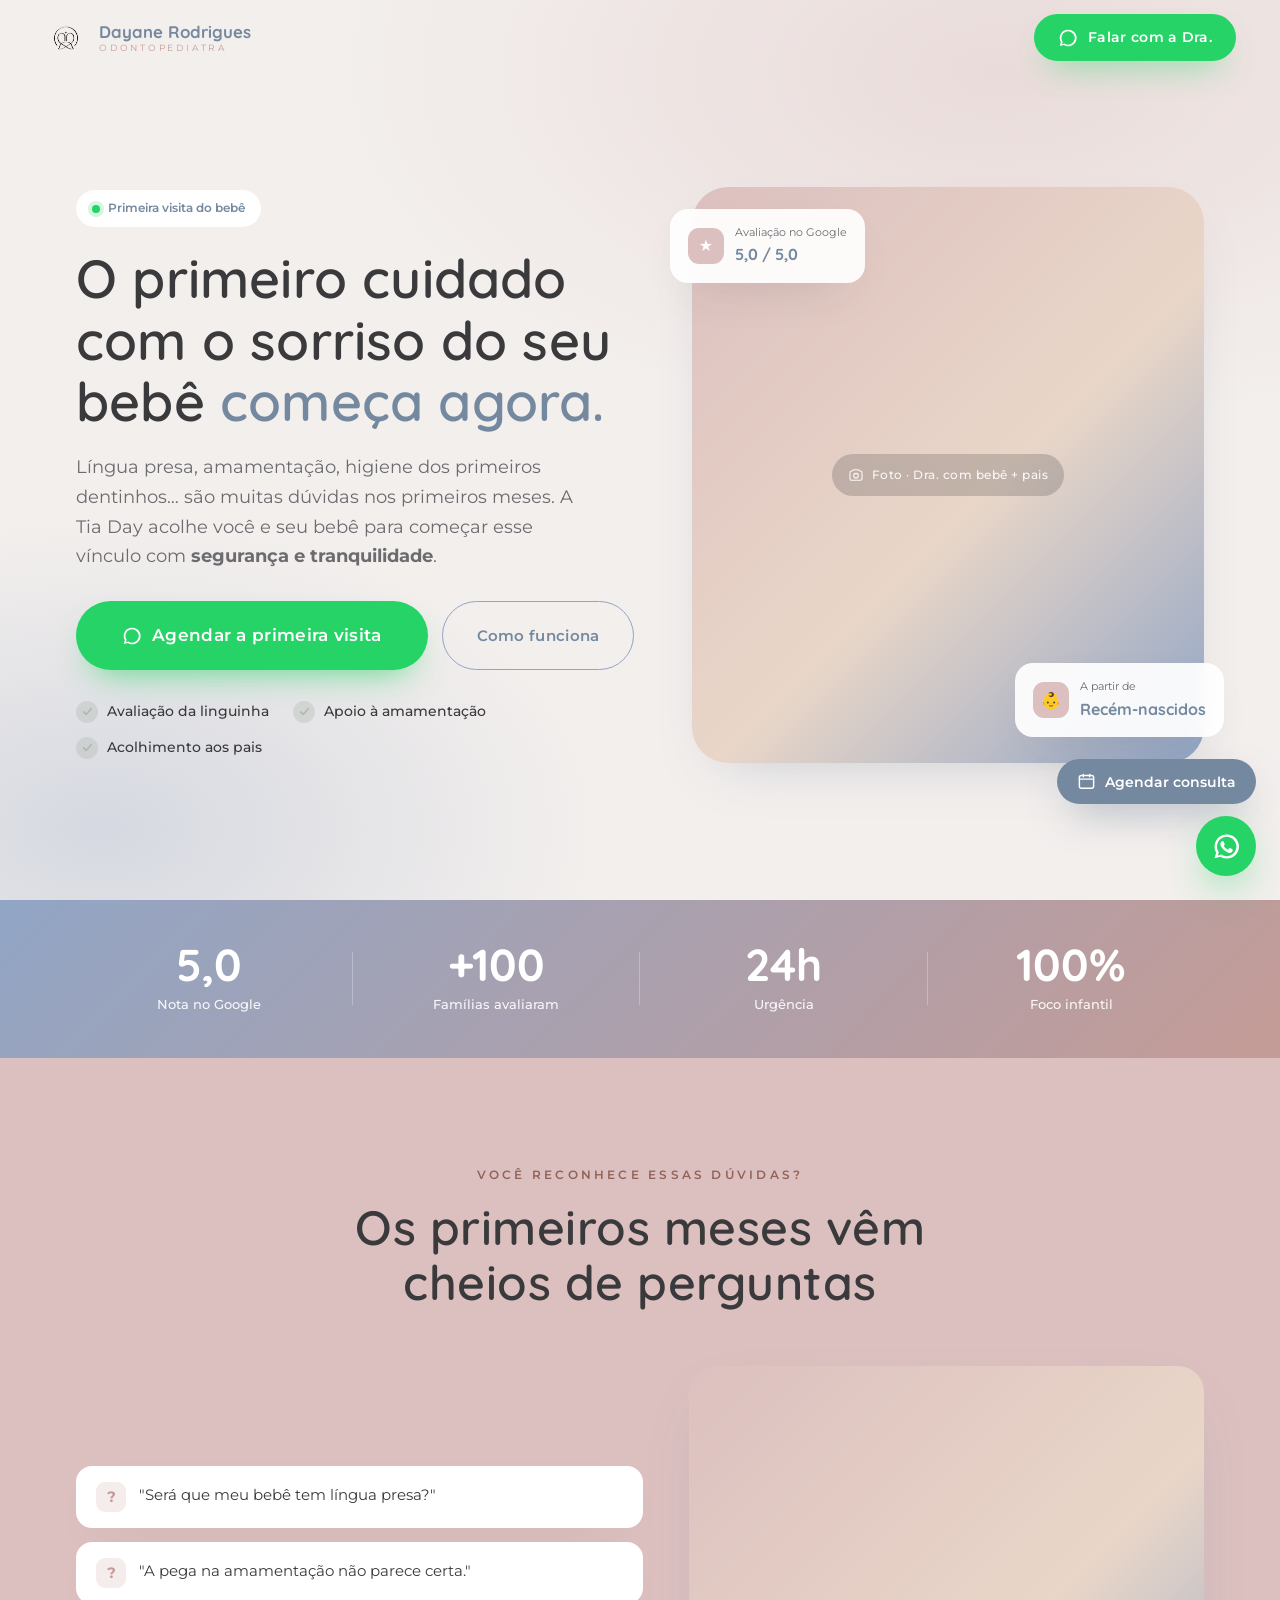
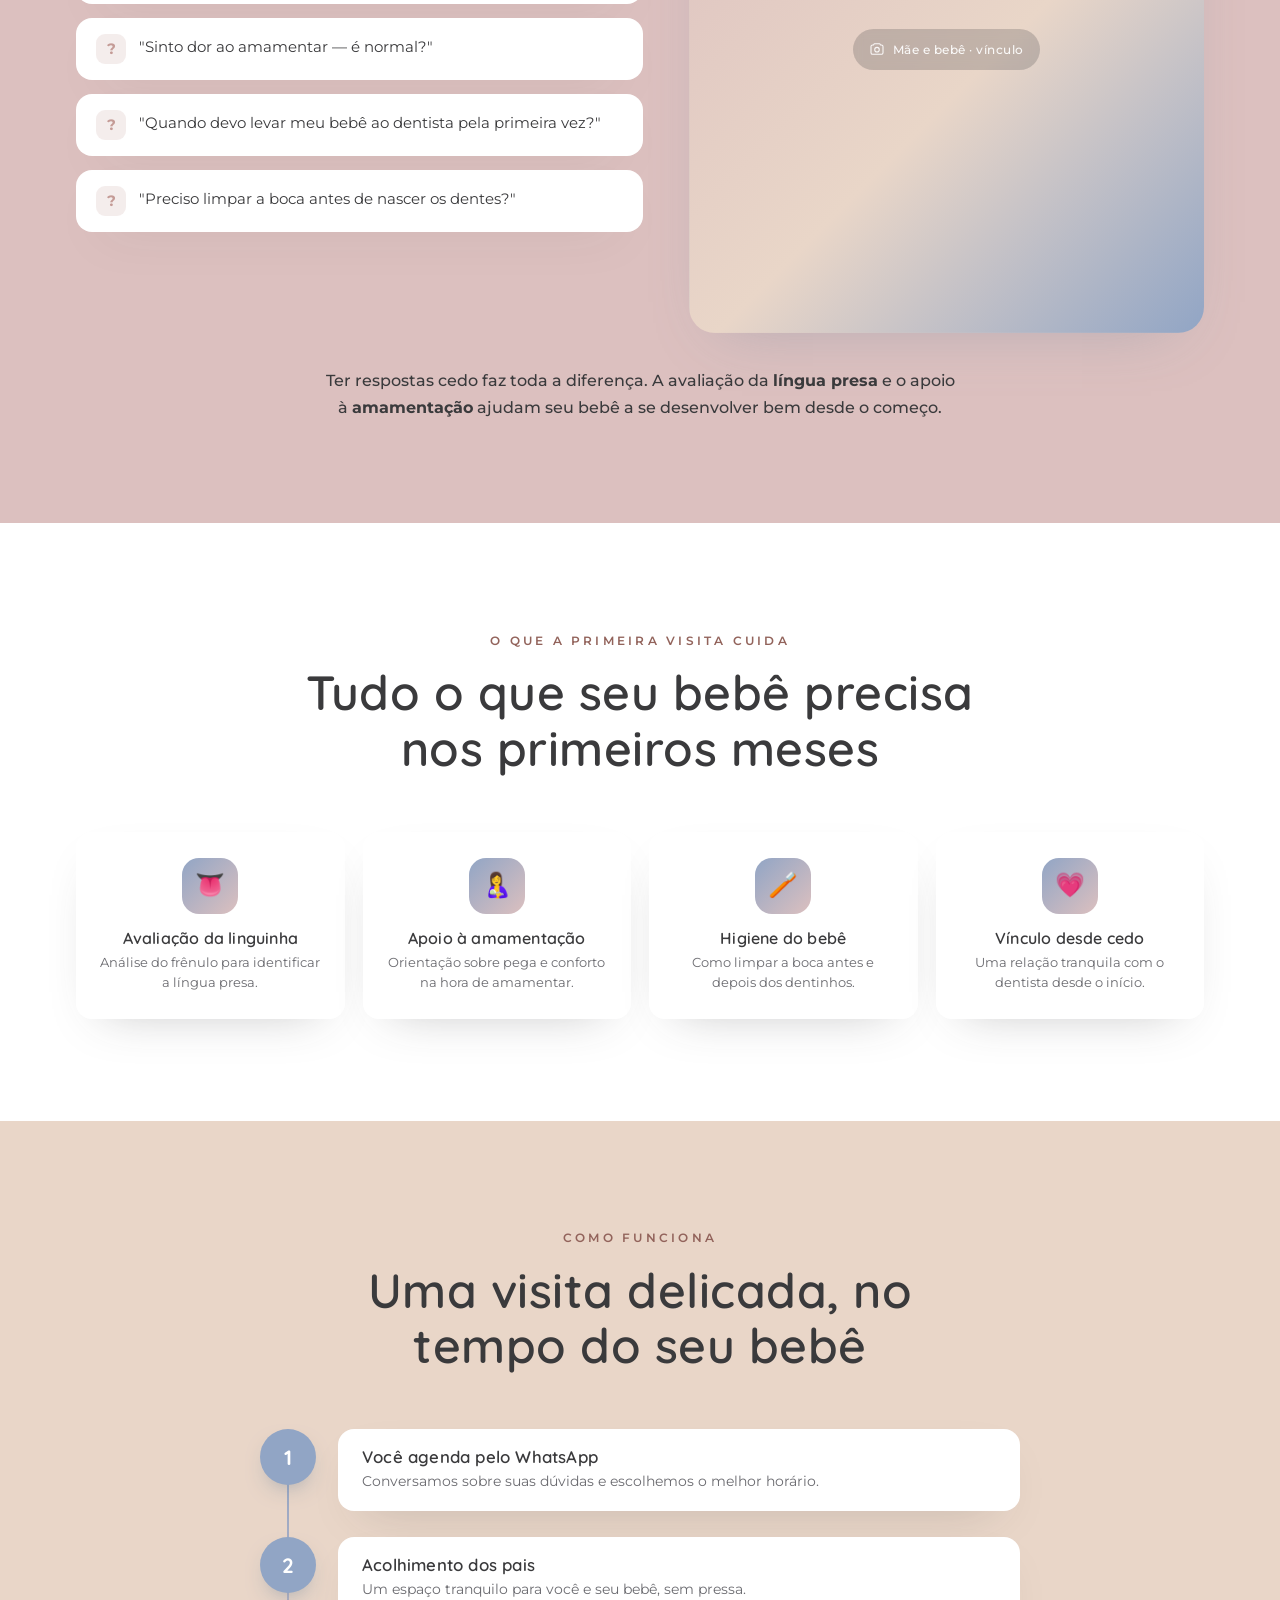
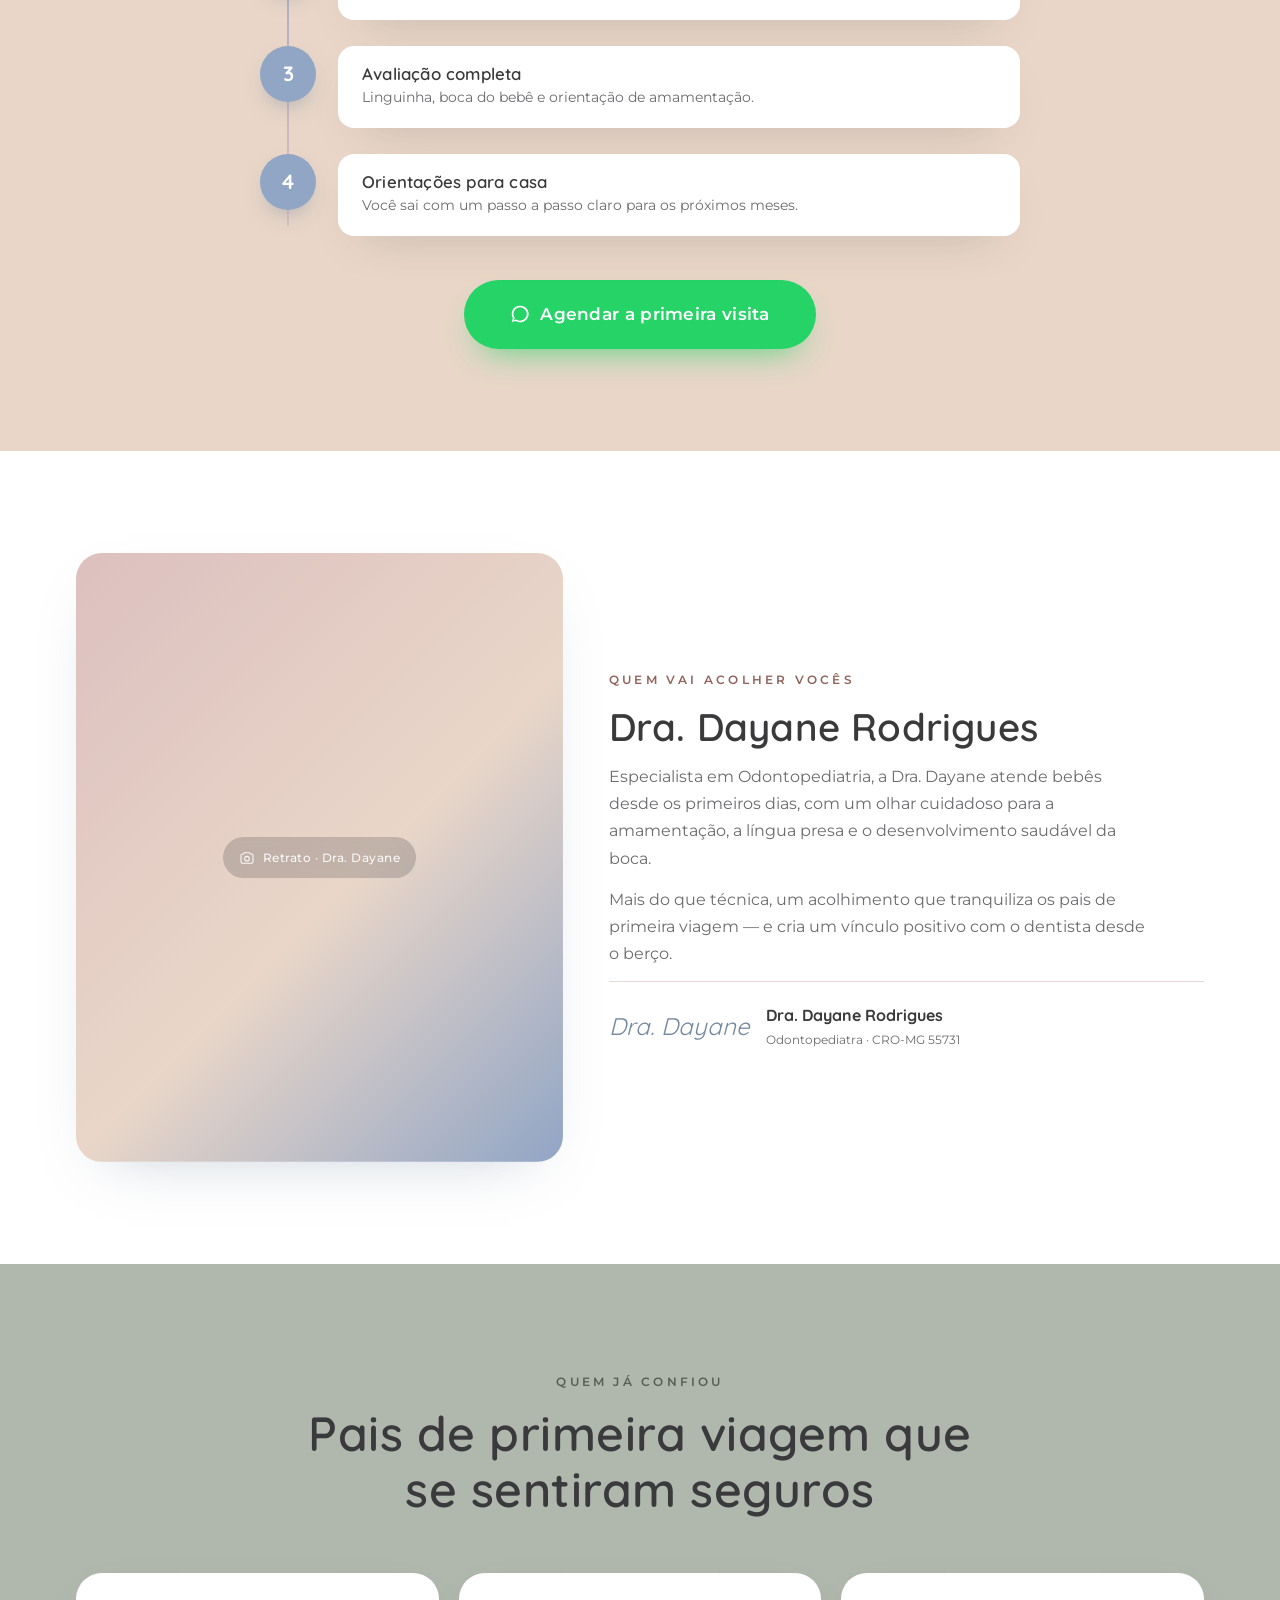
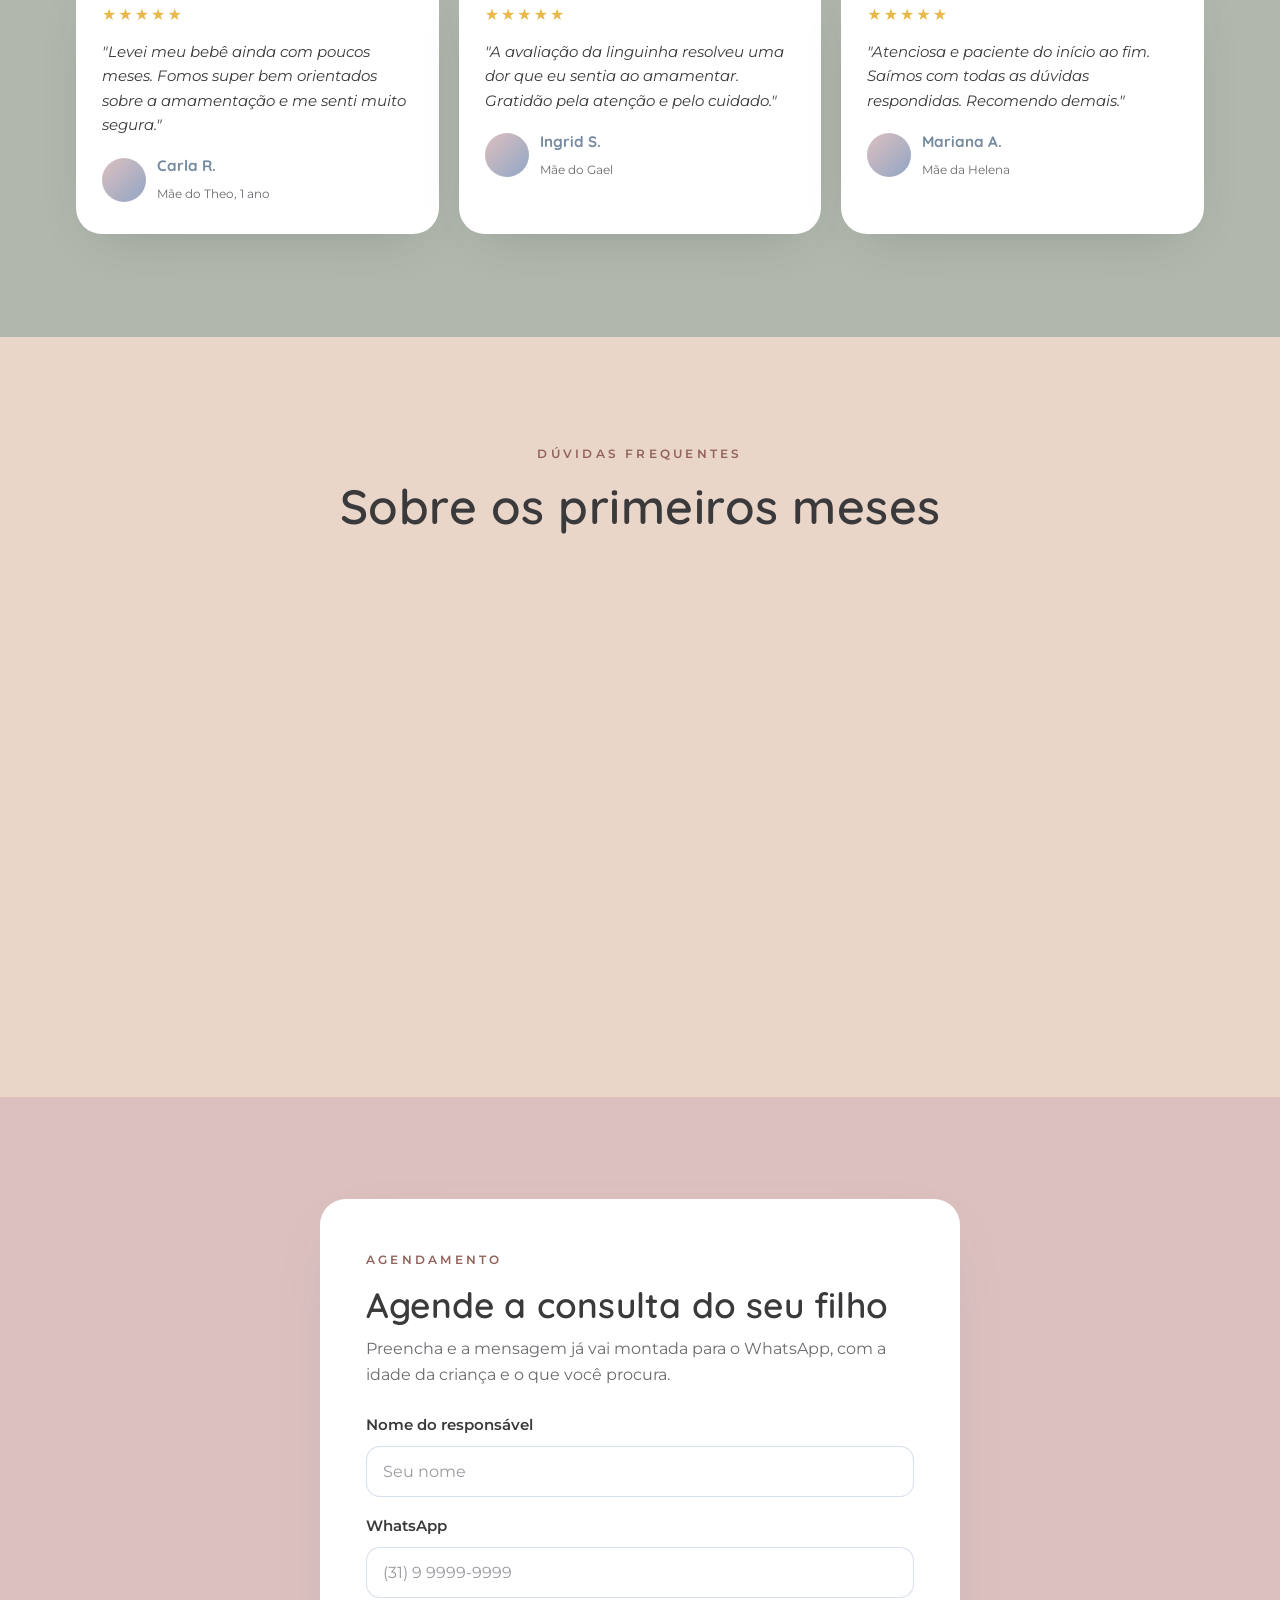
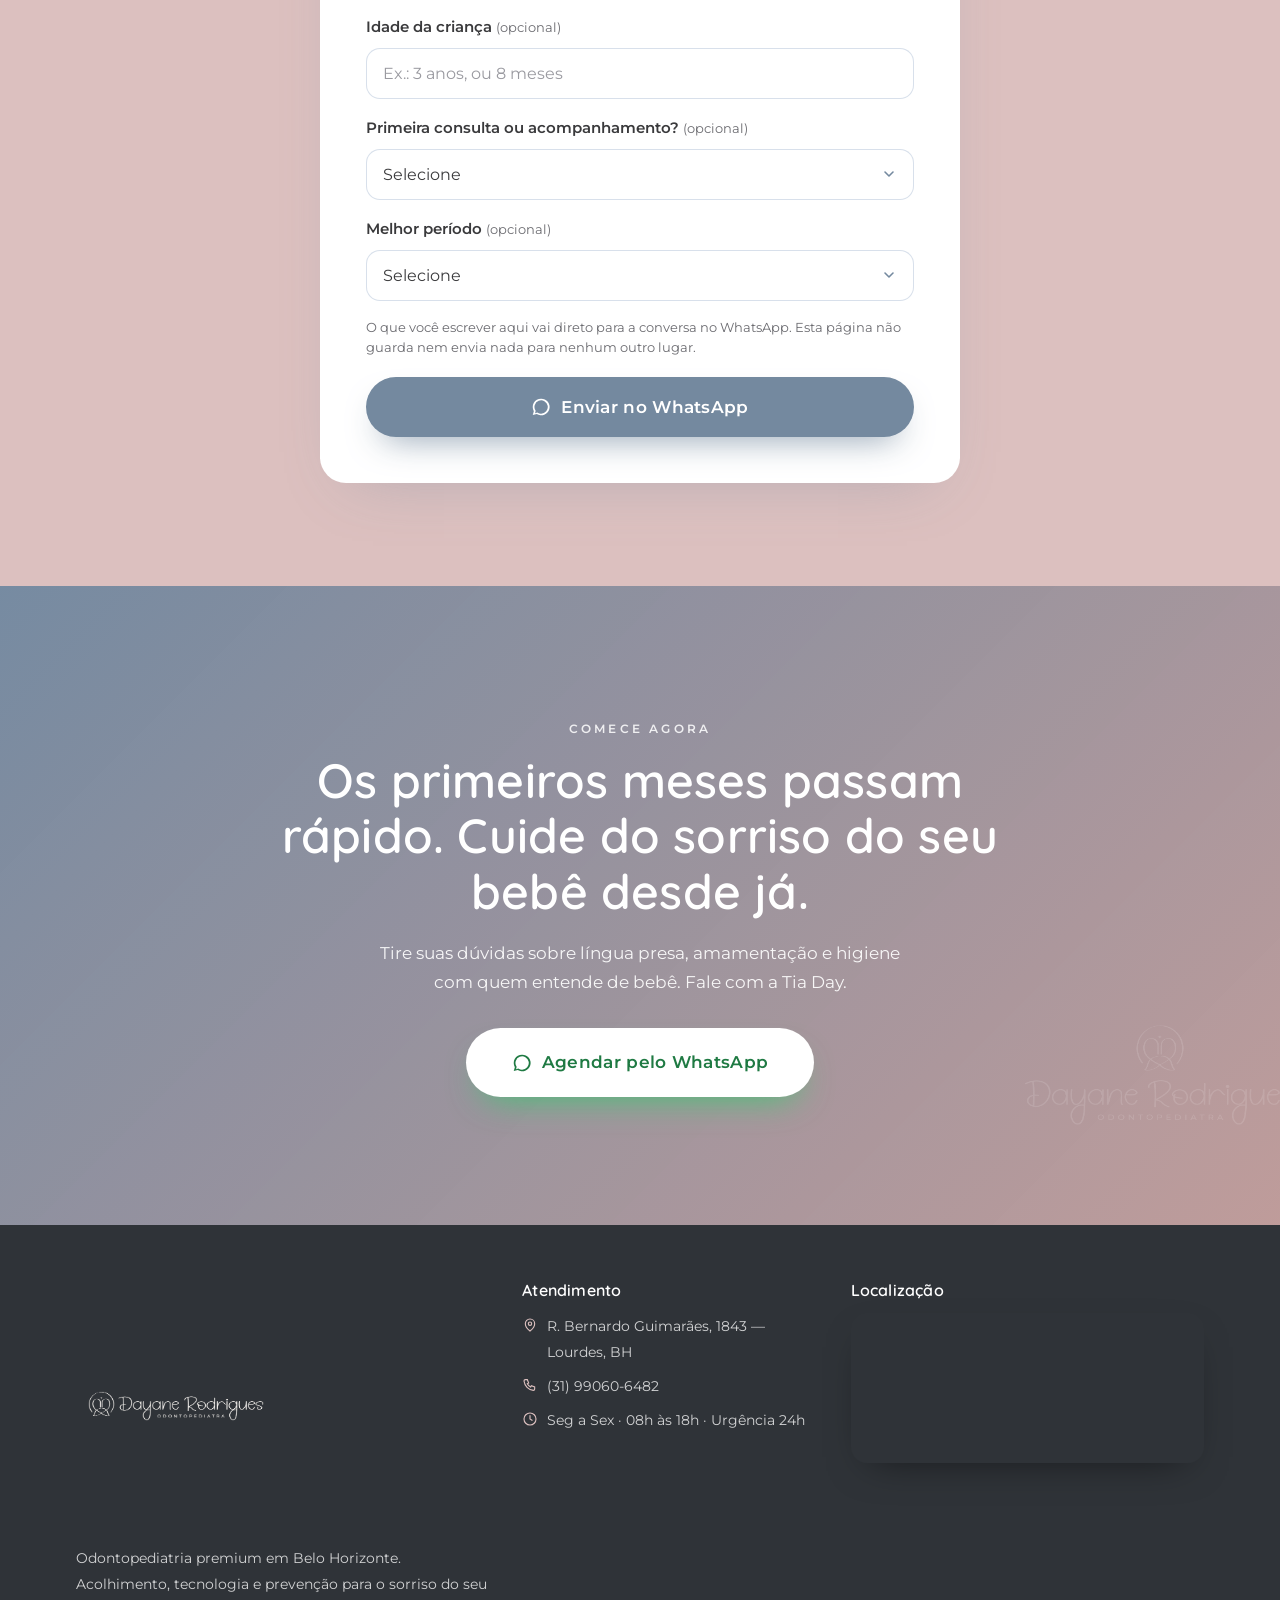
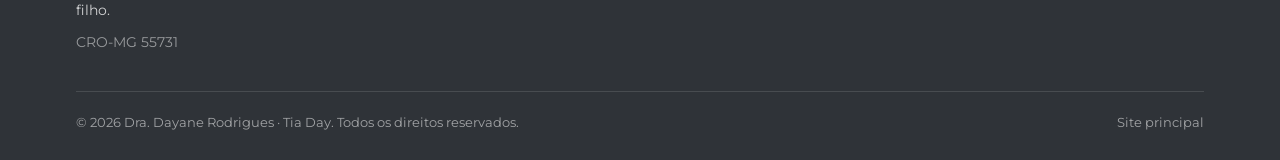
<file: campanhas/recem-nascidos.html>
<!DOCTYPE html>
<html lang="pt-BR">
<head>
<meta charset="UTF-8" />
<meta name="viewport" content="width=device-width, initial-scale=1.0" />

<title>Odontopediatra para Bebês em BH | Língua Presa e Amamentação — Dra. Dayane</title>
<meta name="description" content="Seu bebê nasceu? Agende a primeira avaliação com a Dra. Dayane em Belo Horizonte: teste da linguinha (língua presa), apoio à amamentação e orientação de higiene desde o primeiro dia." />
<meta name="robots" content="index,follow" />
<meta name="theme-color" content="#91A5C5" />
<link rel="icon" type="image/png" href="../assets/logo-mark.png" />

<meta property="og:type" content="website" />
<meta property="og:locale" content="pt_BR" />
<meta property="og:title" content="Odontopediatra para Bebês | Língua Presa e Amamentação" />
<meta property="og:description" content="O primeiro cuidado com o sorriso do seu bebê começa agora. Fale com a Tia Day." />

<link rel="preconnect" href="https://fonts.googleapis.com" />
<link rel="preconnect" href="https://fonts.gstatic.com" crossorigin />
<link href="https://fonts.googleapis.com/css2?family=Quicksand:wght@400;500;600;700&family=Montserrat:wght@300;400;500;600;700&display=swap" rel="stylesheet" />
<link rel="stylesheet" href="../assets/css/base.css" />

<!-- Rastreamento (Meta Pixel + Google) — configure os IDs em assets/js/tracking.js -->
<script src="../assets/js/tracking.js"></script>
</head>

<body data-campanha="recem-nascidos" data-wa-msg="Olá! Sou pai/mãe de recém-nascido e gostaria de agendar a primeira visita e tirar dúvidas sobre língua presa e amamentação. 😊">

<!-- ================= HEADER ================= -->
<header class="lp-header" id="lpHeader">
  <a href="#topo" class="lp-brand">
    <img src="../assets/logo-mark.png" alt="Dra. Dayane Rodrigues — Odontopediatra" />
    <span class="nm"><b>Dayane Rodrigues</b><small>Odontopediatra</small></span>
  </a>
  <a class="btn btn-wa js-wa" data-local="header">
    <svg viewBox="0 0 24 24" fill="currentColor"><path d="M12 2a10 10 0 00-8.6 15l-1.3 4.7 4.8-1.3A10 10 0 1012 2zm0 18a8 8 0 01-4-1.1l-.3-.2-2.8.7.7-2.8-.2-.3A8 8 0 1112 20z"/></svg>
    <span class="lbl">Falar com a Dra.</span>
  </a>
</header>

<!-- ================= HERO ================= -->
<section class="lp-hero" id="topo">
  <div class="container">
    <div data-anim="up">
      <span class="pill"><span class="dot"></span> Primeira visita do bebê</span>
      <h1>O primeiro cuidado com o sorriso do seu bebê <span class="accent">começa agora.</span></h1>
      <p class="sub">Língua presa, amamentação, higiene dos primeiros dentinhos… são muitas dúvidas nos primeiros meses. A Tia Day acolhe você e seu bebê para começar esse vínculo com <strong>segurança e tranquilidade</strong>.</p>
      <div class="actions">
        <a class="btn btn-wa btn-lg js-wa" data-local="hero">
          <svg viewBox="0 0 24 24" fill="currentColor"><path d="M12 2a10 10 0 00-8.6 15l-1.3 4.7 4.8-1.3A10 10 0 1012 2zm0 18a8 8 0 01-4-1.1l-.3-.2-2.8.7.7-2.8-.2-.3A8 8 0 1112 20z"/></svg>
          Agendar a primeira visita
        </a>
        <a class="btn btn-ghost" href="#como">Como funciona</a>
      </div>
      <ul class="badges">
        <li><span class="ck"><svg viewBox="0 0 20 20" fill="none"><path d="M4 10.5l4 4 8-9" stroke="currentColor" stroke-width="2.4" stroke-linecap="round" stroke-linejoin="round"/></svg></span> Avaliação da linguinha</li>
        <li><span class="ck"><svg viewBox="0 0 20 20" fill="none"><path d="M4 10.5l4 4 8-9" stroke="currentColor" stroke-width="2.4" stroke-linecap="round" stroke-linejoin="round"/></svg></span> Apoio à amamentação</li>
        <li><span class="ck"><svg viewBox="0 0 20 20" fill="none"><path d="M4 10.5l4 4 8-9" stroke="currentColor" stroke-width="2.4" stroke-linecap="round" stroke-linejoin="round"/></svg></span> Acolhimento aos pais</li>
      </ul>
    </div>
    <div class="lp-hero-visual" data-anim="right">
      <div class="lp-hero-photo">
        <div class="photo" data-img="Foto: Dra. Dayane com um bebê no colo dos pais, momento delicado">
          <span class="ph-label"><svg viewBox="0 0 24 24" fill="none"><path d="M3 8.5A2.5 2.5 0 015.5 6h1.2l1-1.6A1 1 0 018.5 4h7a1 1 0 01.83.4l1 1.6h1.17A2.5 2.5 0 0121 8.5v9A2.5 2.5 0 0118.5 20h-13A2.5 2.5 0 013 17.5v-9z" stroke="currentColor" stroke-width="1.6"/><circle cx="12" cy="13" r="3.4" stroke="currentColor" stroke-width="1.6"/></svg> Foto · Dra. com bebê + pais</span>
        </div>
      </div>
      <div class="lp-float one"><span class="ic">★</span><div><small>Avaliação no Google</small><strong>5,0 / 5,0</strong></div></div>
      <div class="lp-float two"><span class="ic">👶</span><div><small>A partir de</small><strong>Recém-nascidos</strong></div></div>
    </div>
  </div>
</section>

<!-- ================= NÚMEROS ================= -->
<section class="stats">
  <div class="container">
    <div class="stat"><div class="num" data-count="5,0">5,0</div><div class="lbl">Nota no Google</div></div>
    <div class="stat"><div class="num" data-count="100" data-prefix="+">+100</div><div class="lbl">Famílias avaliaram</div></div>
    <div class="stat"><div class="num" data-static="24h">24h</div><div class="lbl">Urgência</div></div>
    <div class="stat"><div class="num" data-count="100" data-suffix="%">100%</div><div class="lbl">Foco infantil</div></div>
  </div>
</section>

<!-- ================= EMPATIA ================= -->
<section class="block tint-rose">
  <div class="container">
    <div class="section-head" data-anim="up">
      <span class="eyebrow">Você reconhece essas dúvidas?</span>
      <h2 class="section-title">Os primeiros meses vêm cheios de perguntas</h2>
    </div>
    <div class="empatia">
      <ul class="check-list" data-anim="left">
        <li><span class="ic">?</span> "Será que meu bebê tem língua presa?"</li>
        <li><span class="ic">?</span> "A pega na amamentação não parece certa."</li>
        <li><span class="ic">?</span> "Sinto dor ao amamentar — é normal?"</li>
        <li><span class="ic">?</span> "Quando devo levar meu bebê ao dentista pela primeira vez?"</li>
        <li><span class="ic">?</span> "Preciso limpar a boca antes de nascer os dentes?"</li>
      </ul>
      <div class="empatia-photo" data-anim="right">
        <div class="photo" data-img="Foto: mãe amamentando ou segurando o bebê, luz suave">
          <span class="ph-label"><svg viewBox="0 0 24 24" fill="none"><path d="M3 8.5A2.5 2.5 0 015.5 6h1.2l1-1.6A1 1 0 018.5 4h7a1 1 0 01.83.4l1 1.6h1.17A2.5 2.5 0 0121 8.5v9A2.5 2.5 0 0118.5 20h-13A2.5 2.5 0 013 17.5v-9z" stroke="currentColor" stroke-width="1.6"/><circle cx="12" cy="13" r="3.4" stroke="currentColor" stroke-width="1.6"/></svg> Mãe e bebê · vínculo</span>
        </div>
      </div>
    </div>
    <p class="center" style="margin-top:34px;color:var(--tinta);font-weight:500;max-width:640px;margin-left:auto;margin-right:auto" data-anim="up">Ter respostas cedo faz toda a diferença. A avaliação da <strong>língua presa</strong> e o apoio à <strong>amamentação</strong> ajudam seu bebê a se desenvolver bem desde o começo.</p>
  </div>
</section>

<!-- ================= O QUE ESTÁ INCLUSO ================= -->
<section class="block tint-white">
  <div class="container">
    <div class="section-head" data-anim="up">
      <span class="eyebrow">O que a primeira visita cuida</span>
      <h2 class="section-title">Tudo o que seu bebê precisa nos primeiros meses</h2>
    </div>
    <div class="bene-grid">
      <div class="bene-card" data-anim="up"><span class="ic">👅</span><h4>Avaliação da linguinha</h4><p>Análise do frênulo para identificar a língua presa.</p></div>
      <div class="bene-card" data-anim="up"><span class="ic">🤱</span><h4>Apoio à amamentação</h4><p>Orientação sobre pega e conforto na hora de amamentar.</p></div>
      <div class="bene-card" data-anim="up"><span class="ic">🪥</span><h4>Higiene do bebê</h4><p>Como limpar a boca antes e depois dos dentinhos.</p></div>
      <div class="bene-card" data-anim="up"><span class="ic">💗</span><h4>Vínculo desde cedo</h4><p>Uma relação tranquila com o dentista desde o início.</p></div>
    </div>
  </div>
</section>

<!-- ================= COMO FUNCIONA ================= -->
<section class="block tint-bege" id="como">
  <div class="container">
    <div class="section-head" data-anim="up">
      <span class="eyebrow">Como funciona</span>
      <h2 class="section-title">Uma visita delicada, no tempo do seu bebê</h2>
    </div>
    <div class="steps">
      <div class="step" data-anim="left"><span class="num">1</span><div class="bd"><h4>Você agenda pelo WhatsApp</h4><p>Conversamos sobre suas dúvidas e escolhemos o melhor horário.</p></div></div>
      <div class="step" data-anim="left"><span class="num">2</span><div class="bd"><h4>Acolhimento dos pais</h4><p>Um espaço tranquilo para você e seu bebê, sem pressa.</p></div></div>
      <div class="step" data-anim="left"><span class="num">3</span><div class="bd"><h4>Avaliação completa</h4><p>Linguinha, boca do bebê e orientação de amamentação.</p></div></div>
      <div class="step" data-anim="left"><span class="num">4</span><div class="bd"><h4>Orientações para casa</h4><p>Você sai com um passo a passo claro para os próximos meses.</p></div></div>
    </div>
    <div class="center" style="margin-top:44px" data-anim="up">
      <a class="btn btn-wa btn-lg js-wa" data-local="como">
        <svg viewBox="0 0 24 24" fill="currentColor"><path d="M12 2a10 10 0 00-8.6 15l-1.3 4.7 4.8-1.3A10 10 0 1012 2zm0 18a8 8 0 01-4-1.1l-.3-.2-2.8.7.7-2.8-.2-.3A8 8 0 1112 20z"/></svg>
        Agendar a primeira visita
      </a>
    </div>
  </div>
</section>

<!-- ================= SOBRE A DRA ================= -->
<section class="block tint-white">
  <div class="container">
    <div class="mini-sobre">
      <div class="mini-sobre-photo" data-anim="left">
        <div class="photo" data-img="Foto: retrato editorial da Dra. Dayane">
          <span class="ph-label"><svg viewBox="0 0 24 24" fill="none"><path d="M3 8.5A2.5 2.5 0 015.5 6h1.2l1-1.6A1 1 0 018.5 4h7a1 1 0 01.83.4l1 1.6h1.17A2.5 2.5 0 0121 8.5v9A2.5 2.5 0 0118.5 20h-13A2.5 2.5 0 013 17.5v-9z" stroke="currentColor" stroke-width="1.6"/><circle cx="12" cy="13" r="3.4" stroke="currentColor" stroke-width="1.6"/></svg> Retrato · Dra. Dayane</span>
        </div>
      </div>
      <div data-anim="right">
        <span class="eyebrow">Quem vai acolher vocês</span>
        <h2>Dra. Dayane Rodrigues</h2>
        <p>Especialista em Odontopediatria, a Dra. Dayane atende bebês desde os primeiros dias, com um olhar cuidadoso para a amamentação, a língua presa e o desenvolvimento saudável da boca.</p>
        <p>Mais do que técnica, um acolhimento que tranquiliza os pais de primeira viagem — e cria um vínculo positivo com o dentista desde o berço.</p>
        <div class="assinatura">
          <span class="sign">Dra. Dayane</span>
          <div><strong style="font-family:var(--font-title)">Dra. Dayane Rodrigues</strong><small>Odontopediatra · CRO-MG 55731</small></div>
        </div>
      </div>
    </div>
  </div>
</section>

<!-- ================= DEPOIMENTOS ================= -->
<section class="block tint-salvia">
  <div class="container">
    <div class="section-head" data-anim="up">
      <span class="eyebrow">Quem já confiou</span>
      <h2 class="section-title">Pais de primeira viagem que se sentiram seguros</h2>
    </div>
    <div class="testi-grid">
      <div class="testi-card" data-anim="up"><div class="stars">★★★★★</div><blockquote>"Levei meu bebê ainda com poucos meses. Fomos super bem orientados sobre a amamentação e me senti muito segura."</blockquote><div class="who"><span class="av"></span><div><strong>Carla R.</strong><small>Mãe do Theo, 1 ano</small></div></div></div>
      <div class="testi-card" data-anim="up"><div class="stars">★★★★★</div><blockquote>"A avaliação da linguinha resolveu uma dor que eu sentia ao amamentar. Gratidão pela atenção e pelo cuidado."</blockquote><div class="who"><span class="av"></span><div><strong>Ingrid S.</strong><small>Mãe do Gael</small></div></div></div>
      <div class="testi-card" data-anim="up"><div class="stars">★★★★★</div><blockquote>"Atenciosa e paciente do início ao fim. Saímos com todas as dúvidas respondidas. Recomendo demais."</blockquote><div class="who"><span class="av"></span><div><strong>Mariana A.</strong><small>Mãe da Helena</small></div></div></div>
    </div>
  </div>
</section>

<!-- ================= FAQ ================= -->
<section class="block tint-bege">
  <div class="container">
    <div class="section-head" data-anim="up">
      <span class="eyebrow">Dúvidas frequentes</span>
      <h2 class="section-title">Sobre os primeiros meses</h2>
    </div>
    <div class="faq" data-anim="up">
      <div class="faq-item"><button class="faq-q">Com quantos meses levo meu bebê pela primeira vez?<span class="chev">⌄</span></button><div class="faq-a"><p>Quanto antes, melhor. A primeira visita pode acontecer ainda nos primeiros meses — especialmente se houver dúvidas sobre língua presa ou amamentação.</p></div></div>
      <div class="faq-item"><button class="faq-q">Como sei se meu bebê tem língua presa?<span class="chev">⌄</span></button><div class="faq-a"><p>A avaliação do frênulo (a "linguinha") é feita na consulta. Sinais como dificuldade na pega e dor ao amamentar podem indicar — e merecem avaliação profissional.</p></div></div>
      <div class="faq-item"><button class="faq-q">A língua presa atrapalha a amamentação?<span class="chev">⌄</span></button><div class="faq-a"><p>Pode atrapalhar a pega e causar desconforto na mãe. Por isso a avaliação precoce é tão importante para o bebê mamar bem e ganhar peso.</p></div></div>
      <div class="faq-item"><button class="faq-q">Preciso limpar a boca antes de nascer os dentes?<span class="chev">⌄</span></button><div class="faq-a"><p>Sim. A higiene da boca do bebê pode começar antes dos dentinhos — e a Dra. orienta o passo a passo certo para a idade.</p></div></div>
      <div class="faq-item"><button class="faq-q">Como agendo?<span class="chev">⌄</span></button><div class="faq-a"><p>É só clicar em qualquer botão de WhatsApp desta página. A gente conversa e agenda no melhor horário para vocês.</p></div></div>
    </div>
  </div>
</section>

<!-- ================= FORMULÁRIO ================= -->
<section class="block tint-rose" id="agendar">
  <div class="container narrow">
    <div class="form-wrap" data-anim="up">
      <div class="form-head">
        <span class="eyebrow">Agendamento</span>
        <h2>Agende a consulta do seu filho</h2>
        <p>Preencha e a mensagem já vai montada para o WhatsApp, com a idade da criança e o que você procura.</p>
      </div>
      <form class="wa-form" novalidate>
        <label>Nome do responsável
          <input name="nome" type="text" placeholder="Seu nome" required />
        </label>
        <label>WhatsApp
          <input name="tel" type="tel" inputmode="tel" placeholder="(31) 9 9999-9999" required />
        </label>
        <label>Idade da criança <span class="opt">(opcional)</span>
          <input name="idade" type="text" placeholder="Ex.: 3 anos, ou 8 meses" />
        </label>
        <label>Primeira consulta ou acompanhamento? <span class="opt">(opcional)</span>
          <select name="tipo">
            <option value="">Selecione</option>
            <option>Primeira consulta</option>
            <option>Acompanhamento / retorno</option>
          </select>
        </label>
        <label>Melhor período <span class="opt">(opcional)</span>
          <select name="periodo">
            <option value="">Selecione</option>
            <option>Manhã</option>
            <option>Tarde</option>
            <option>Indiferente</option>
          </select>
        </label>
        <p class="form-note">O que você escrever aqui vai direto para a conversa no WhatsApp. Esta página não guarda nem envia nada para nenhum outro lugar.</p>
        <button type="submit" class="btn btn-enviar btn-lg">
          <svg viewBox="0 0 24 24" fill="currentColor"><path d="M12 2a10 10 0 00-8.6 15l-1.3 4.7 4.8-1.3A10 10 0 1012 2zm0 18a8 8 0 01-4-1.1l-.3-.2-2.8.7.7-2.8-.2-.3A8 8 0 1112 20z"/></svg>
          Enviar no WhatsApp
        </button>
      </form>
    </div>
  </div>
</section>

<!-- ================= CTA FINAL ================= -->
<section class="cta-final">
  <img src="../assets/logo-vertical.png" alt="" aria-hidden="true" class="cta-watermark" />
  <span class="eyebrow" style="color:rgba(255,255,255,.85)">Comece agora</span>
  <h2>Os primeiros meses passam rápido. Cuide do sorriso do seu bebê desde já.</h2>
  <p>Tire suas dúvidas sobre língua presa, amamentação e higiene com quem entende de bebê. Fale com a Tia Day.</p>
  <a class="btn btn-wa btn-lg js-wa" data-local="cta_final">
    <svg viewBox="0 0 24 24" fill="currentColor"><path d="M12 2a10 10 0 00-8.6 15l-1.3 4.7 4.8-1.3A10 10 0 1012 2zm0 18a8 8 0 01-4-1.1l-.3-.2-2.8.7.7-2.8-.2-.3A8 8 0 1112 20z"/></svg>
    Agendar pelo WhatsApp
  </a>
</section>

<!-- ================= RODAPÉ ================= -->
<footer class="lp-footer">
  <div class="container">
    <div class="cols">
      <div>
        <img class="flogo" src="../assets/logo-horizontal.png" alt="Dra. Dayane Rodrigues — Odontopediatra" />
        <p>Odontopediatria premium em Belo Horizonte. Acolhimento, tecnologia e prevenção para o sorriso do seu filho.</p>
        <p style="margin-top:6px;color:rgba(255,255,255,.5)">CRO-MG 55731</p>
      </div>
      <div>
        <h4>Atendimento</h4>
        <ul class="ct">
          <li><svg viewBox="0 0 24 24" fill="none"><path d="M12 21s-7-5.5-7-11a7 7 0 1114 0c0 5.5-7 11-7 11z" stroke="currentColor" stroke-width="1.7"/><circle cx="12" cy="10" r="2.5" stroke="currentColor" stroke-width="1.7"/></svg> <a href="https://maps.app.goo.gl/5weKcikMgA9sZADF6" target="_blank" rel="noopener">R. Bernardo Guimarães, 1843 — Lourdes, BH</a></li>
          <li><svg viewBox="0 0 24 24" fill="none"><path d="M5 4h3l2 5-2 1a11 11 0 005 5l1-2 5 2v3a2 2 0 01-2 2A16 16 0 013 6a2 2 0 012-2z" stroke="currentColor" stroke-width="1.7"/></svg> <a href="https://wa.me/5531990606482">(31) 99060-6482</a></li>
          <li><svg viewBox="0 0 24 24" fill="none"><circle cx="12" cy="12" r="9" stroke="currentColor" stroke-width="1.7"/><path d="M12 7v5l3 2" stroke="currentColor" stroke-width="1.7" stroke-linecap="round"/></svg> Seg a Sex · 08h às 18h · Urgência 24h</li>
        </ul>
      </div>
      <div>
        <h4>Localização</h4>
        <div class="map-embed"><iframe title="Localização — Dra. Dayane" loading="lazy" src="https://www.google.com/maps?q=Rua+Bernardo+Guimar%C3%A3es+1843+Lourdes+Belo+Horizonte+MG&z=16&hl=pt-BR&output=embed"></iframe></div>
      </div>
    </div>
    <div class="bottom">
      <span>© <span id="year"></span> Dra. Dayane Rodrigues · Tia Day. Todos os direitos reservados.</span>
      <span><a href="../index.html">Site principal</a></span>
    </div>
  </div>
</footer>

<!-- ================= WHATSAPP FLUTUANTE ================= -->
<a class="wa-float js-wa" data-local="float" aria-label="Falar no WhatsApp">
  <span class="wa-ic"><svg viewBox="0 0 24 24" fill="currentColor"><path d="M12 2a10 10 0 00-8.6 15l-1.3 4.7 4.8-1.3A10 10 0 1012 2zm0 18a8 8 0 01-4-1.1l-.3-.2-2.8.7.7-2.8-.2-.3A8 8 0 1112 20zm4.6-5.9c-.2-.1-1.5-.7-1.7-.8s-.4-.1-.6.1-.6.8-.8 1-.3.2-.5.1a6.5 6.5 0 01-1.9-1.2 7.2 7.2 0 01-1.3-1.7c-.1-.2 0-.4.1-.5l.4-.4.2-.4a.5.5 0 000-.4l-.8-1.9c-.2-.5-.4-.4-.6-.4h-.5a1 1 0 00-.7.3 3 3 0 00-1 2.2 5.2 5.2 0 001.1 2.7 11.9 11.9 0 004.6 4 5.3 5.3 0 002.6.5 2.7 2.7 0 001.8-1.3 2.2 2.2 0 00.2-1.3c-.1-.1-.3-.2-.5-.3z"/></svg></span>
  <span class="wa-label">Agendar pelo WhatsApp</span>
</a>

<script src="../assets/js/campanha.js"></script>
<script src="../assets/js/form.js"></script>
<script src="../assets/js/form-popup.js"></script>
</body>
</html>
</file>
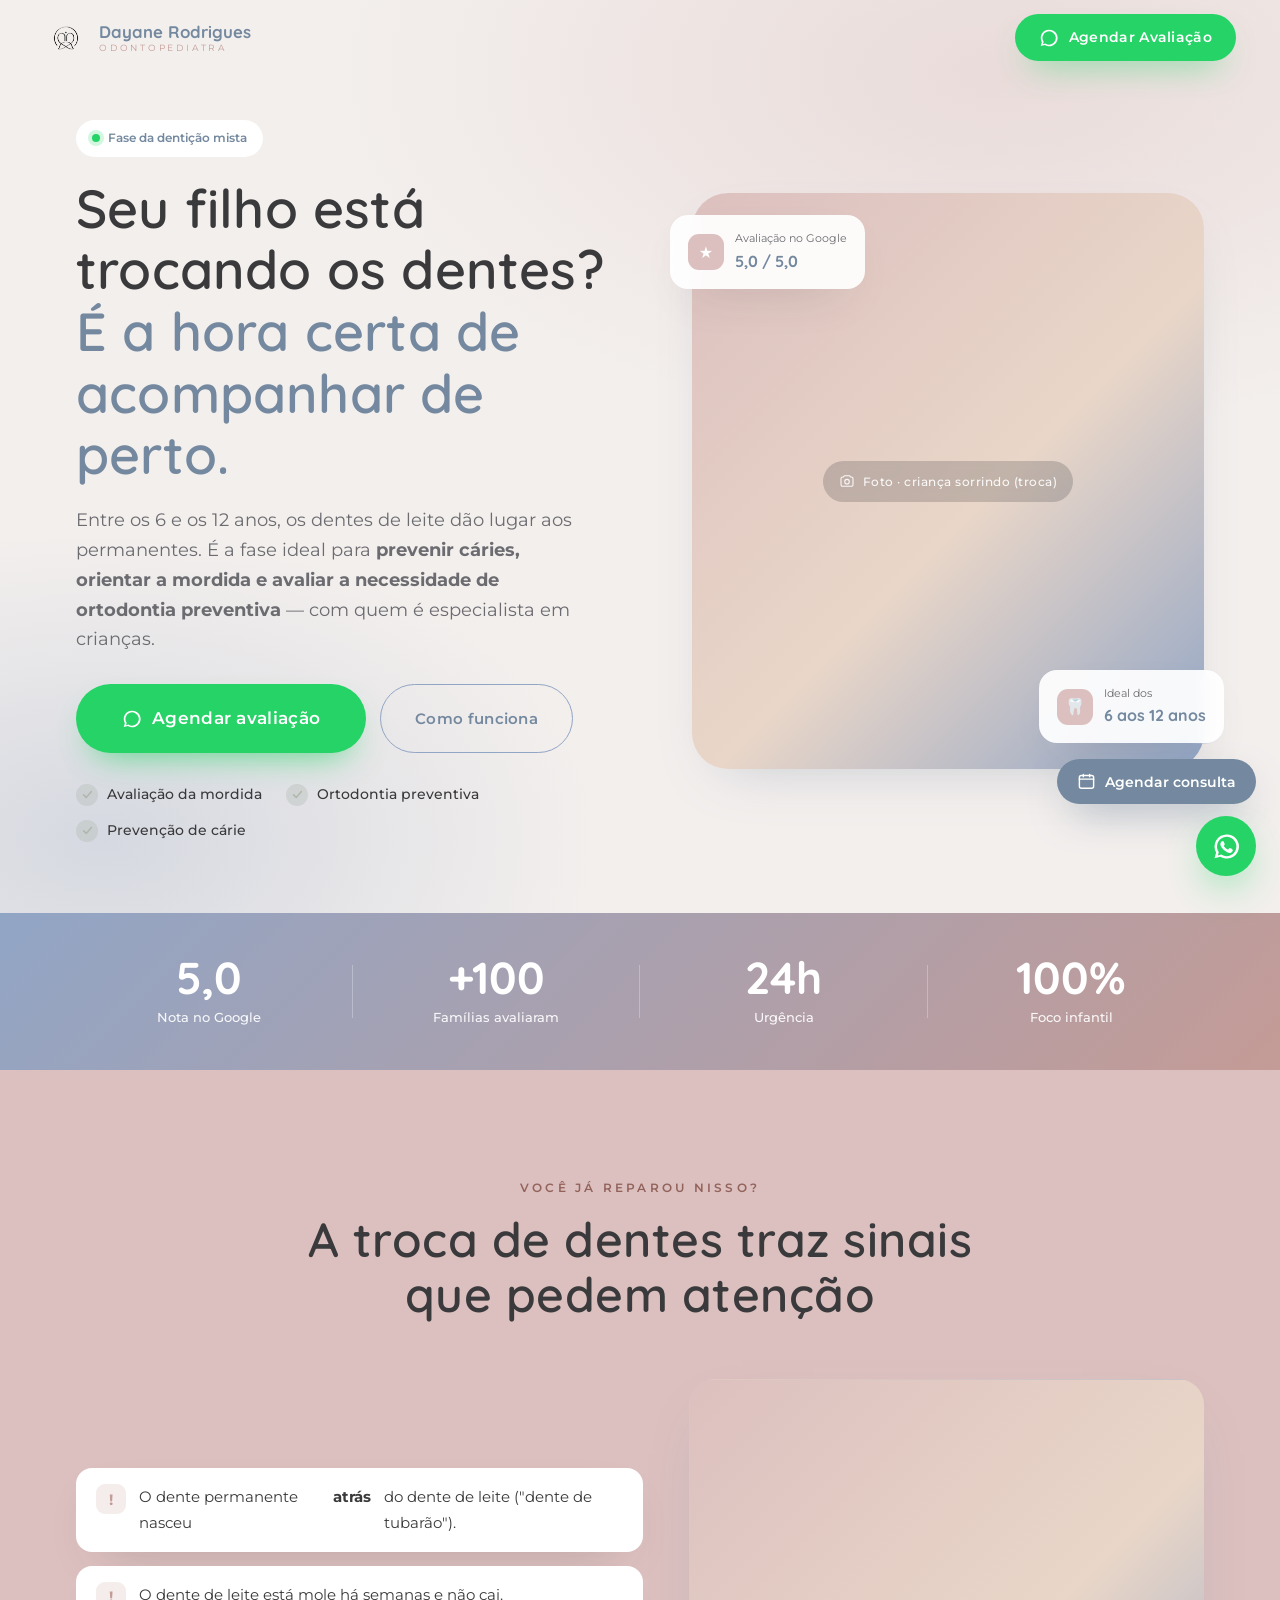
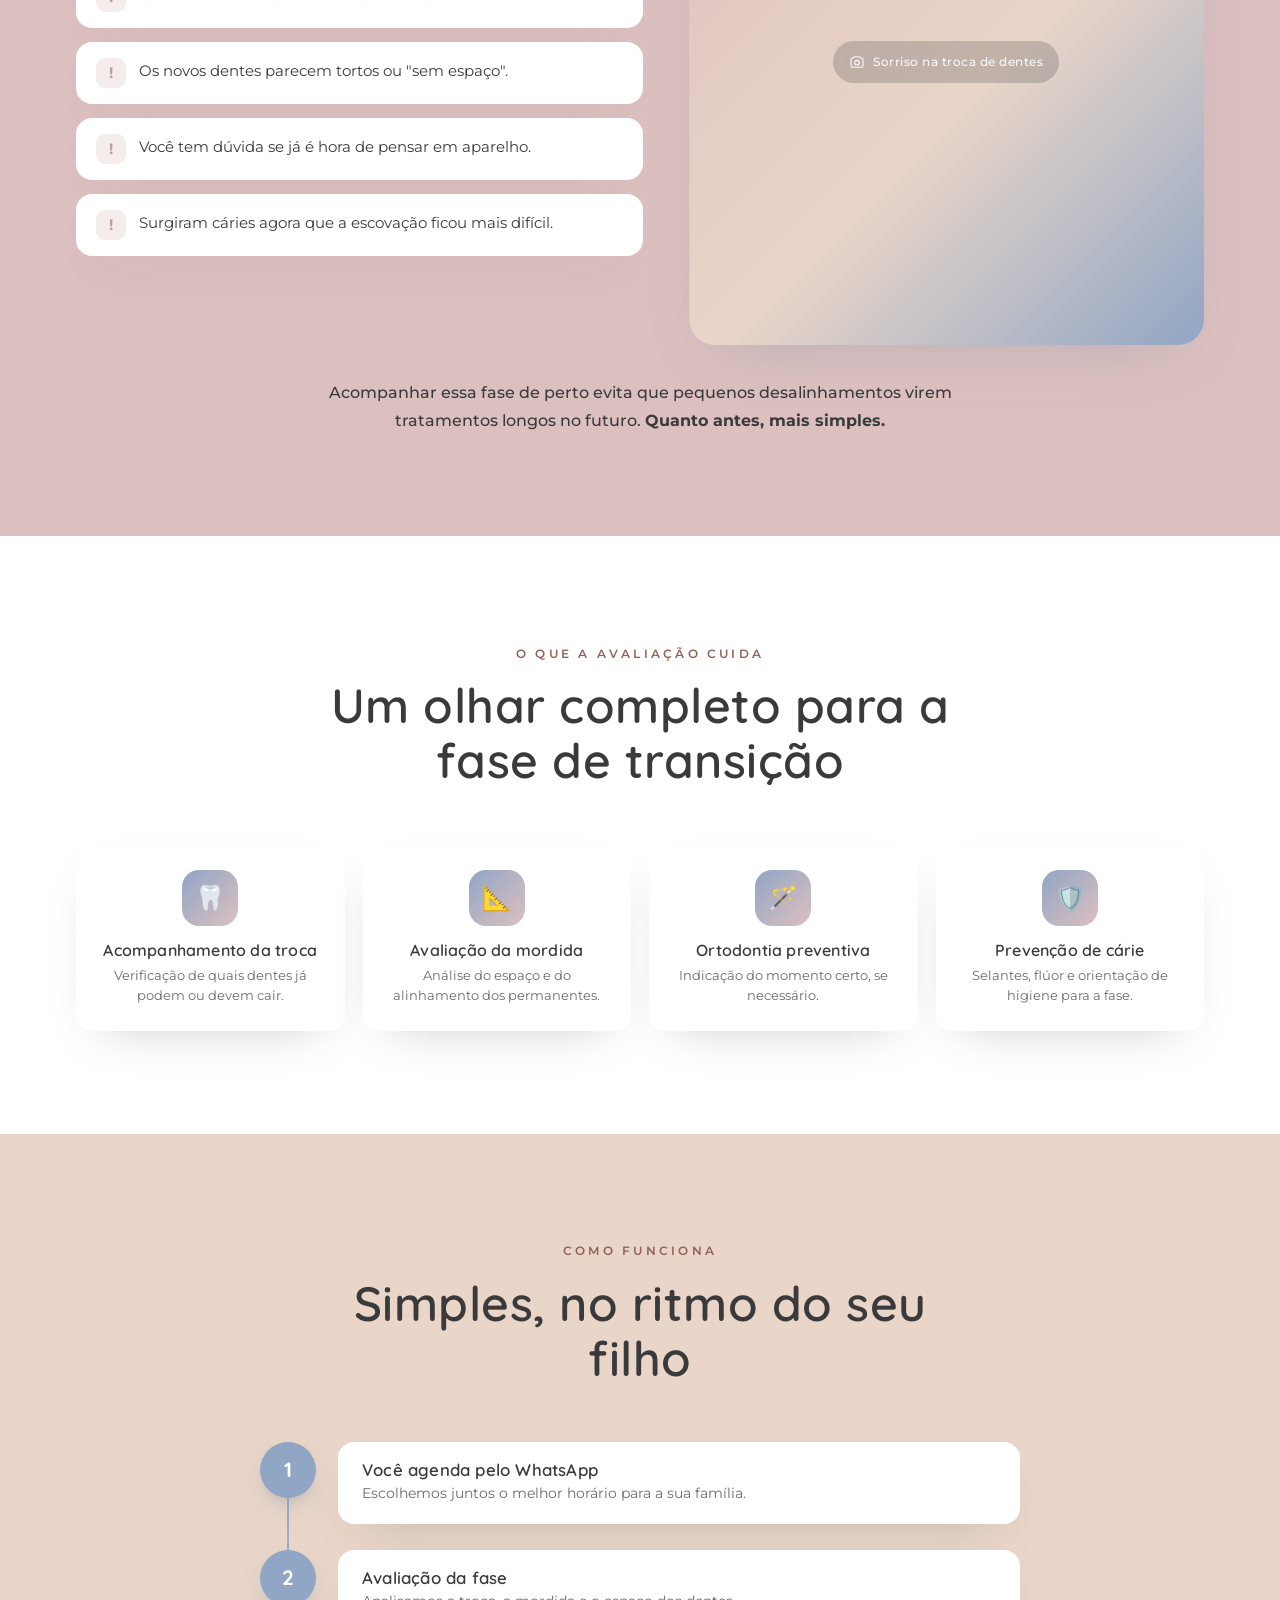
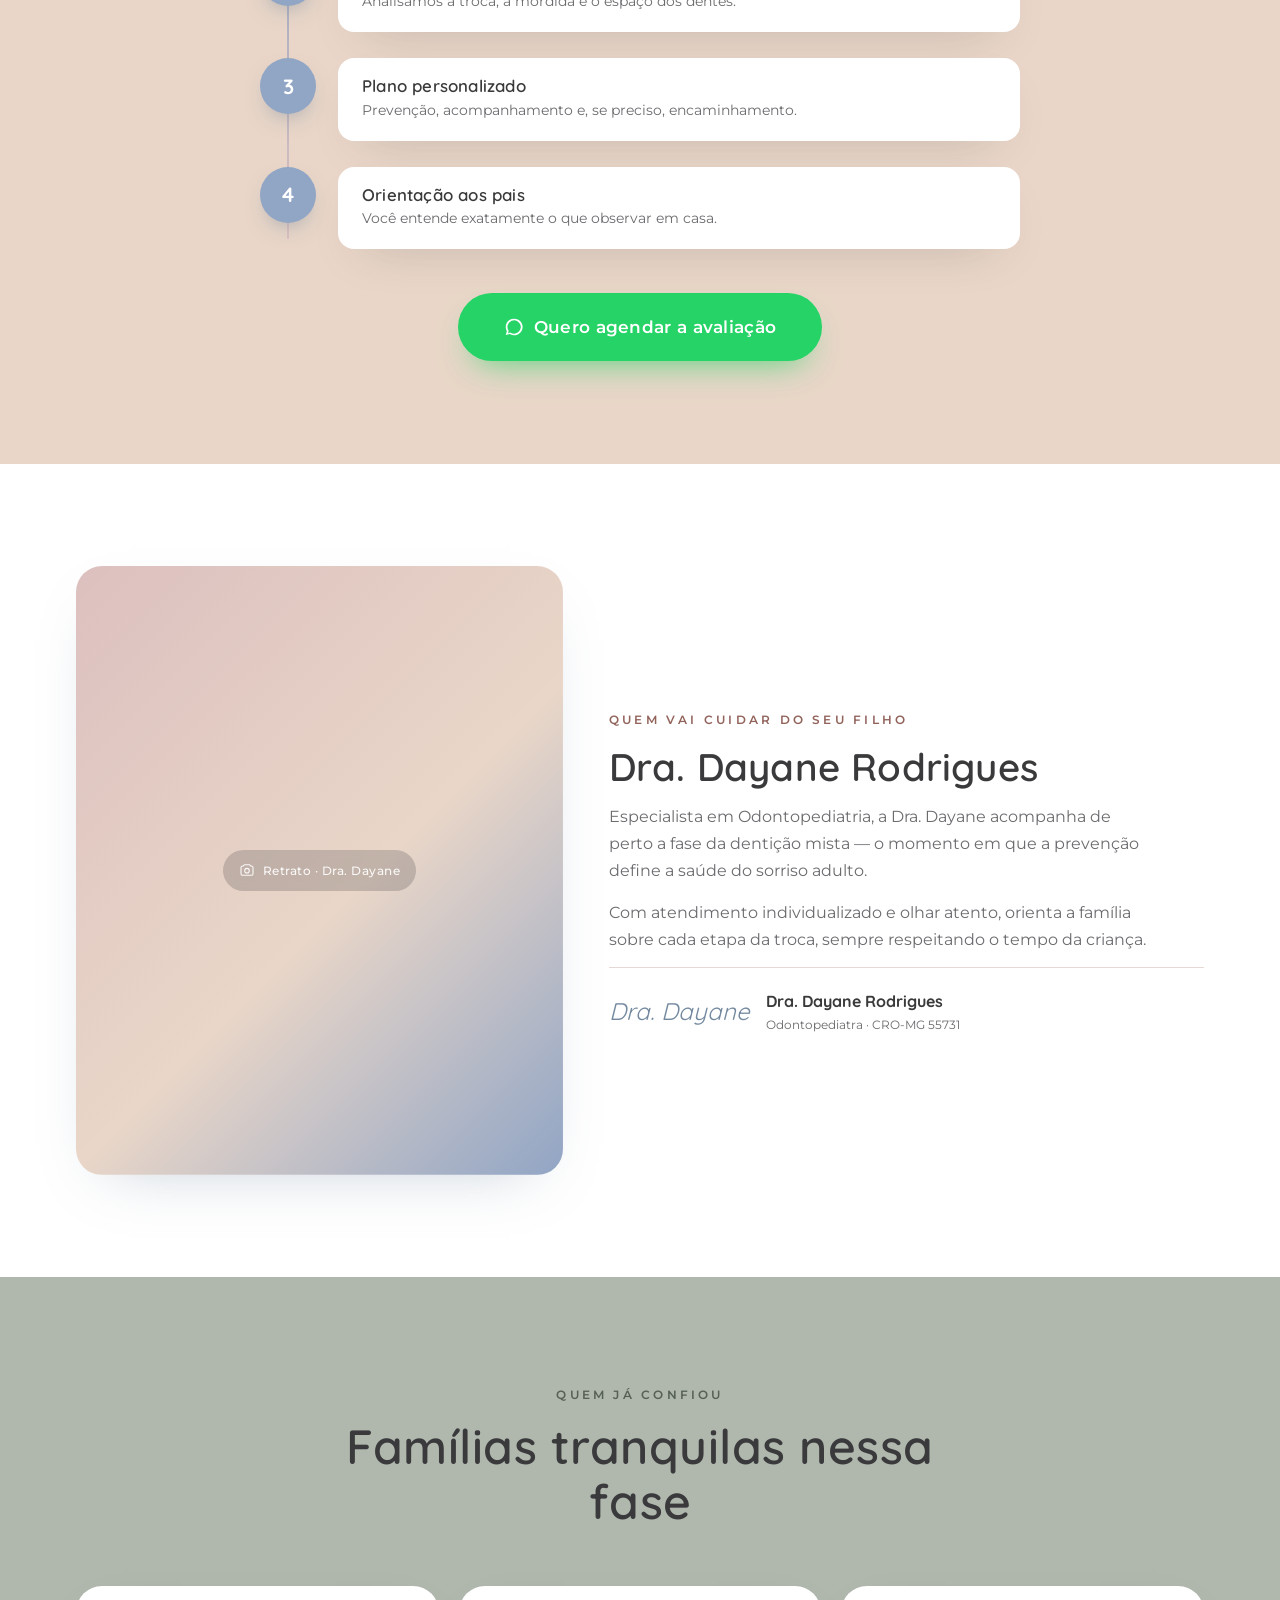
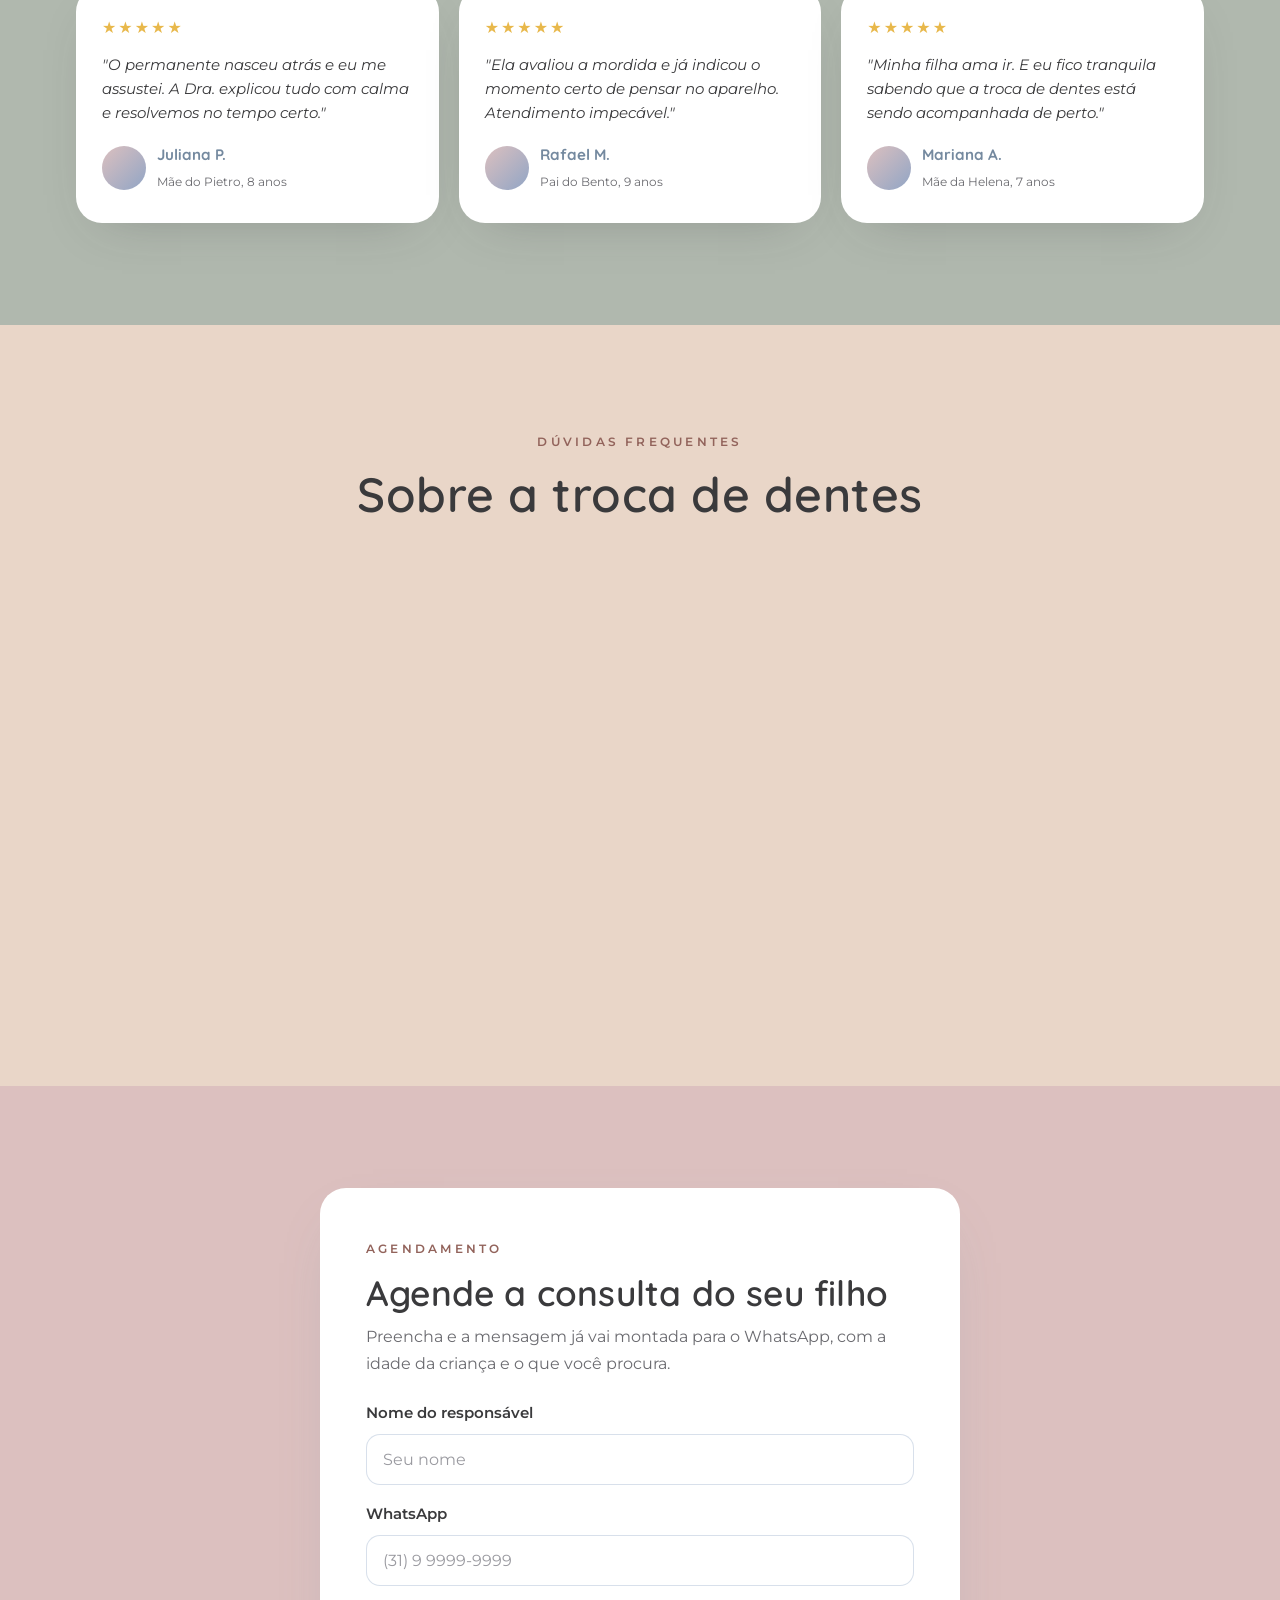
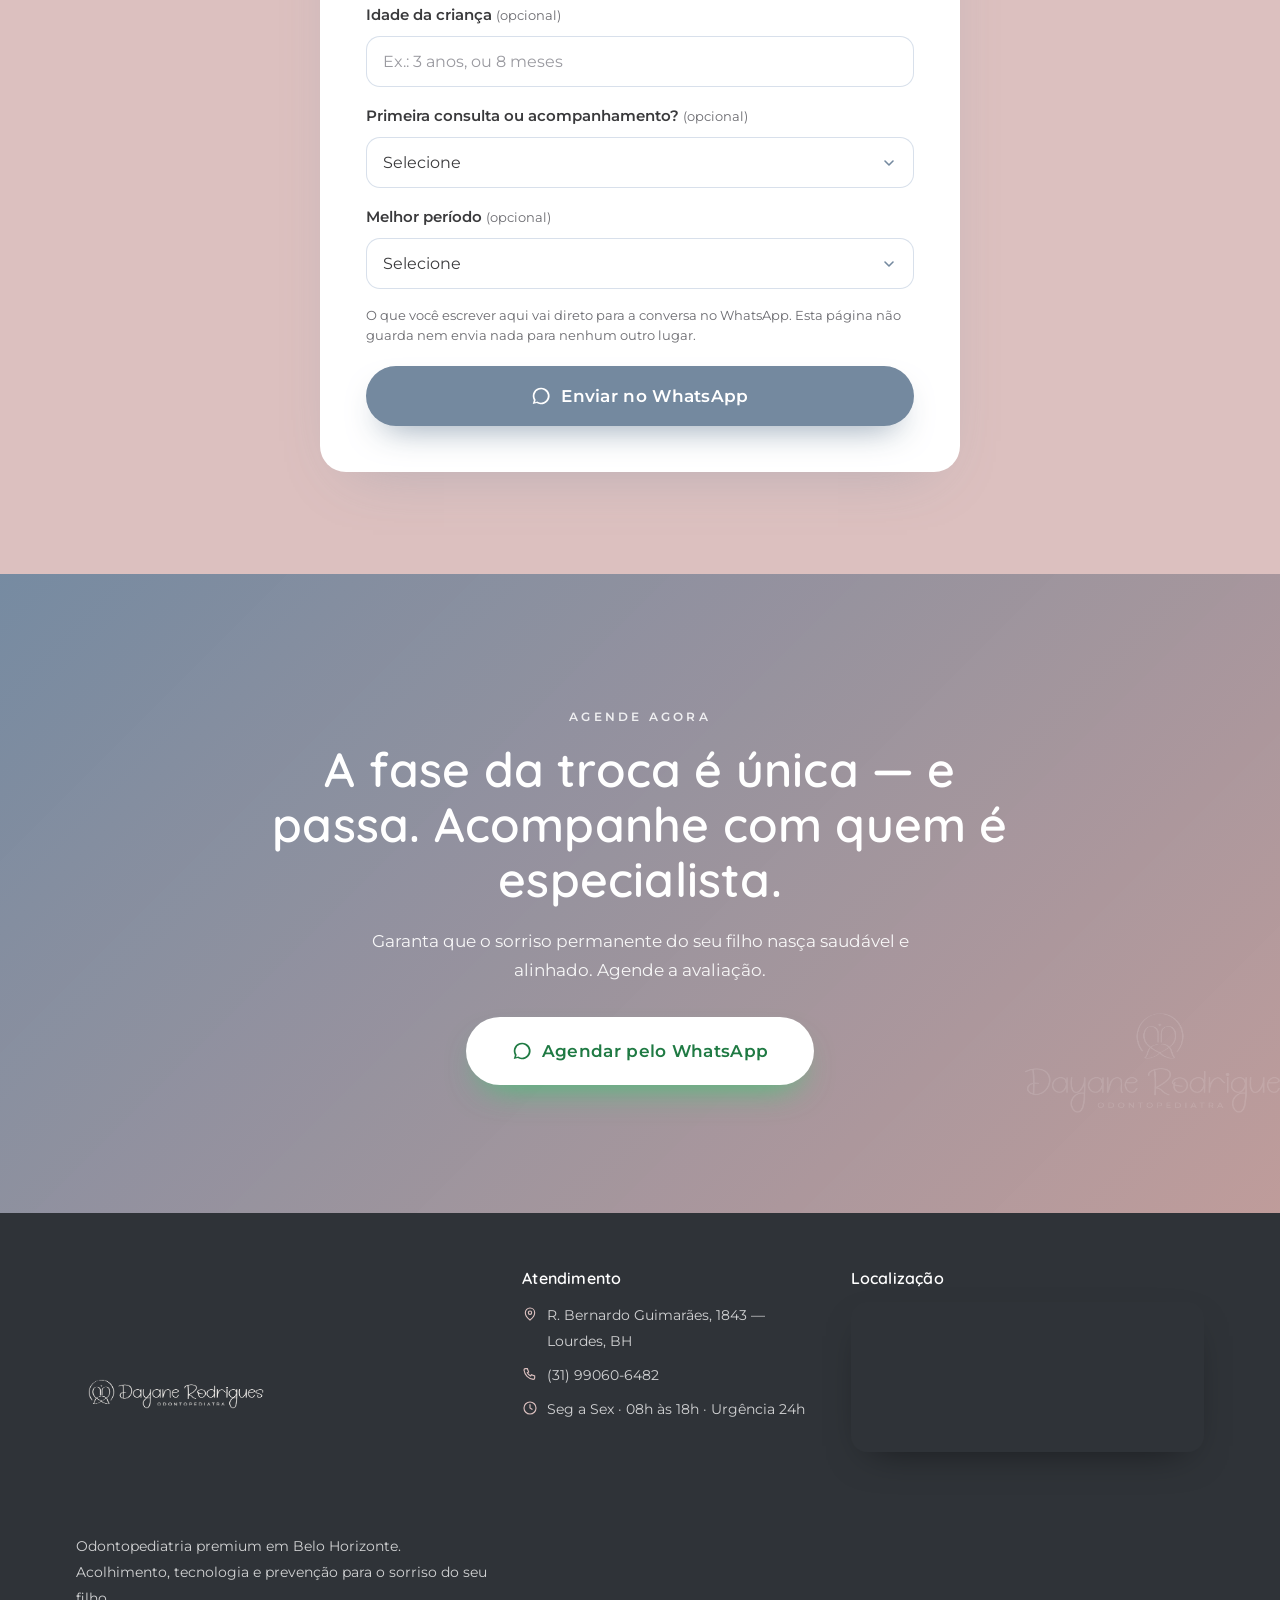
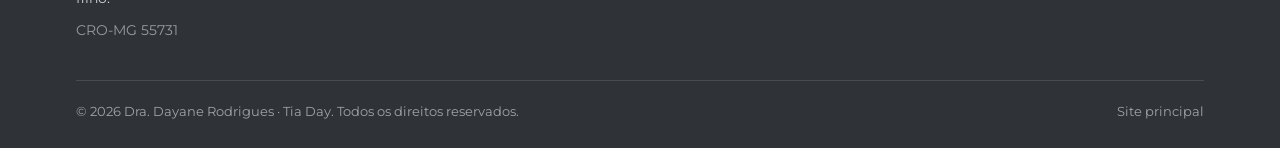
<file: campanhas/troca-de-dentes.html>
<!DOCTYPE html>
<html lang="pt-BR">
<head>
<meta charset="UTF-8" />
<meta name="viewport" content="width=device-width, initial-scale=1.0" />

<title>Troca de Dentes na Criança | Odontopediatra em BH — Dra. Dayane</title>
<meta name="description" content="Seu filho está trocando os dentes? Agende uma avaliação com a Dra. Dayane em Belo Horizonte: acompanhamento da dentição mista, ortodontia preventiva e prevenção de cárie nessa fase." />
<meta name="robots" content="index,follow" />
<meta name="theme-color" content="#91A5C5" />
<link rel="icon" type="image/png" href="../assets/logo-mark.png" />

<meta property="og:type" content="website" />
<meta property="og:locale" content="pt_BR" />
<meta property="og:title" content="Troca de Dentes na Criança | Dra. Dayane Rodrigues" />
<meta property="og:description" content="A fase da troca de dentes pede acompanhamento. Fale com a Tia Day." />

<link rel="preconnect" href="https://fonts.googleapis.com" />
<link rel="preconnect" href="https://fonts.gstatic.com" crossorigin />
<link href="https://fonts.googleapis.com/css2?family=Quicksand:wght@400;500;600;700&family=Montserrat:wght@300;400;500;600;700&display=swap" rel="stylesheet" />
<link rel="stylesheet" href="../assets/css/base.css" />

<!-- Rastreamento (Meta Pixel + Google) — configure os IDs em assets/js/tracking.js -->
<script src="../assets/js/tracking.js"></script>
</head>

<body data-campanha="troca-de-dentes" data-wa-msg="Olá! Meu filho está na fase de troca de dentes e gostaria de agendar uma avaliação. 😊">

<!-- ================= HEADER ================= -->
<header class="lp-header" id="lpHeader">
  <a href="#topo" class="lp-brand">
    <img src="../assets/logo-mark.png" alt="Dra. Dayane Rodrigues — Odontopediatra" />
    <span class="nm"><b>Dayane Rodrigues</b><small>Odontopediatra</small></span>
  </a>
  <a class="btn btn-wa js-wa" data-local="header">
    <svg viewBox="0 0 24 24" fill="currentColor"><path d="M12 2a10 10 0 00-8.6 15l-1.3 4.7 4.8-1.3A10 10 0 1012 2zm0 18a8 8 0 01-4-1.1l-.3-.2-2.8.7.7-2.8-.2-.3A8 8 0 1112 20z"/></svg>
    <span class="lbl">Agendar Avaliação</span>
  </a>
</header>

<!-- ================= HERO ================= -->
<section class="lp-hero" id="topo">
  <div class="container">
    <div data-anim="up">
      <span class="pill"><span class="dot"></span> Fase da dentição mista</span>
      <h1>Seu filho está trocando os dentes? <span class="accent">É a hora certa de acompanhar de perto.</span></h1>
      <p class="sub">Entre os 6 e os 12 anos, os dentes de leite dão lugar aos permanentes. É a fase ideal para <strong>prevenir cáries, orientar a mordida e avaliar a necessidade de ortodontia preventiva</strong> — com quem é especialista em crianças.</p>
      <div class="actions">
        <a class="btn btn-wa btn-lg js-wa" data-local="hero">
          <svg viewBox="0 0 24 24" fill="currentColor"><path d="M12 2a10 10 0 00-8.6 15l-1.3 4.7 4.8-1.3A10 10 0 1012 2zm0 18a8 8 0 01-4-1.1l-.3-.2-2.8.7.7-2.8-.2-.3A8 8 0 1112 20z"/></svg>
          Agendar avaliação
        </a>
        <a class="btn btn-ghost" href="#como">Como funciona</a>
      </div>
      <ul class="badges">
        <li><span class="ck"><svg viewBox="0 0 20 20" fill="none"><path d="M4 10.5l4 4 8-9" stroke="currentColor" stroke-width="2.4" stroke-linecap="round" stroke-linejoin="round"/></svg></span> Avaliação da mordida</li>
        <li><span class="ck"><svg viewBox="0 0 20 20" fill="none"><path d="M4 10.5l4 4 8-9" stroke="currentColor" stroke-width="2.4" stroke-linecap="round" stroke-linejoin="round"/></svg></span> Ortodontia preventiva</li>
        <li><span class="ck"><svg viewBox="0 0 20 20" fill="none"><path d="M4 10.5l4 4 8-9" stroke="currentColor" stroke-width="2.4" stroke-linecap="round" stroke-linejoin="round"/></svg></span> Prevenção de cárie</li>
      </ul>
    </div>
    <div class="lp-hero-visual" data-anim="right">
      <div class="lp-hero-photo">
        <div class="photo" data-img="Foto: criança ~8 anos sorrindo mostrando a troca de dentes, com a Dra.">
          <span class="ph-label"><svg viewBox="0 0 24 24" fill="none"><path d="M3 8.5A2.5 2.5 0 015.5 6h1.2l1-1.6A1 1 0 018.5 4h7a1 1 0 01.83.4l1 1.6h1.17A2.5 2.5 0 0121 8.5v9A2.5 2.5 0 0118.5 20h-13A2.5 2.5 0 013 17.5v-9z" stroke="currentColor" stroke-width="1.6"/><circle cx="12" cy="13" r="3.4" stroke="currentColor" stroke-width="1.6"/></svg> Foto · criança sorrindo (troca)</span>
        </div>
      </div>
      <div class="lp-float one"><span class="ic">★</span><div><small>Avaliação no Google</small><strong>5,0 / 5,0</strong></div></div>
      <div class="lp-float two"><span class="ic">🦷</span><div><small>Ideal dos</small><strong>6 aos 12 anos</strong></div></div>
    </div>
  </div>
</section>

<!-- ================= NÚMEROS ================= -->
<section class="stats">
  <div class="container">
    <div class="stat"><div class="num" data-count="5,0">5,0</div><div class="lbl">Nota no Google</div></div>
    <div class="stat"><div class="num" data-count="100" data-prefix="+">+100</div><div class="lbl">Famílias avaliaram</div></div>
    <div class="stat"><div class="num" data-static="24h">24h</div><div class="lbl">Urgência</div></div>
    <div class="stat"><div class="num" data-count="100" data-suffix="%">100%</div><div class="lbl">Foco infantil</div></div>
  </div>
</section>

<!-- ================= EMPATIA ================= -->
<section class="block tint-rose">
  <div class="container">
    <div class="section-head" data-anim="up">
      <span class="eyebrow">Você já reparou nisso?</span>
      <h2 class="section-title">A troca de dentes traz sinais que pedem atenção</h2>
    </div>
    <div class="empatia">
      <ul class="check-list" data-anim="left">
        <li><span class="ic">!</span> O dente permanente nasceu <strong>atrás</strong> do dente de leite ("dente de tubarão").</li>
        <li><span class="ic">!</span> O dente de leite está mole há semanas e não cai.</li>
        <li><span class="ic">!</span> Os novos dentes parecem tortos ou "sem espaço".</li>
        <li><span class="ic">!</span> Você tem dúvida se já é hora de pensar em aparelho.</li>
        <li><span class="ic">!</span> Surgiram cáries agora que a escovação ficou mais difícil.</li>
      </ul>
      <div class="empatia-photo" data-anim="right">
        <div class="photo" data-img="Foto: sorriso infantil em fase de troca, close acolhedor">
          <span class="ph-label"><svg viewBox="0 0 24 24" fill="none"><path d="M3 8.5A2.5 2.5 0 015.5 6h1.2l1-1.6A1 1 0 018.5 4h7a1 1 0 01.83.4l1 1.6h1.17A2.5 2.5 0 0121 8.5v9A2.5 2.5 0 0118.5 20h-13A2.5 2.5 0 013 17.5v-9z" stroke="currentColor" stroke-width="1.6"/><circle cx="12" cy="13" r="3.4" stroke="currentColor" stroke-width="1.6"/></svg> Sorriso na troca de dentes</span>
        </div>
      </div>
    </div>
    <p class="center" style="margin-top:34px;color:var(--tinta);font-weight:500;max-width:640px;margin-left:auto;margin-right:auto" data-anim="up">Acompanhar essa fase de perto evita que pequenos desalinhamentos virem tratamentos longos no futuro. <strong>Quanto antes, mais simples.</strong></p>
  </div>
</section>

<!-- ================= O QUE ESTÁ INCLUSO ================= -->
<section class="block tint-white">
  <div class="container">
    <div class="section-head" data-anim="up">
      <span class="eyebrow">O que a avaliação cuida</span>
      <h2 class="section-title">Um olhar completo para a fase de transição</h2>
    </div>
    <div class="bene-grid">
      <div class="bene-card" data-anim="up"><span class="ic">🦷</span><h4>Acompanhamento da troca</h4><p>Verificação de quais dentes já podem ou devem cair.</p></div>
      <div class="bene-card" data-anim="up"><span class="ic">📐</span><h4>Avaliação da mordida</h4><p>Análise do espaço e do alinhamento dos permanentes.</p></div>
      <div class="bene-card" data-anim="up"><span class="ic">🪄</span><h4>Ortodontia preventiva</h4><p>Indicação do momento certo, se necessário.</p></div>
      <div class="bene-card" data-anim="up"><span class="ic">🛡️</span><h4>Prevenção de cárie</h4><p>Selantes, flúor e orientação de higiene para a fase.</p></div>
    </div>
  </div>
</section>

<!-- ================= COMO FUNCIONA ================= -->
<section class="block tint-bege" id="como">
  <div class="container">
    <div class="section-head" data-anim="up">
      <span class="eyebrow">Como funciona</span>
      <h2 class="section-title">Simples, no ritmo do seu filho</h2>
    </div>
    <div class="steps">
      <div class="step" data-anim="left"><span class="num">1</span><div class="bd"><h4>Você agenda pelo WhatsApp</h4><p>Escolhemos juntos o melhor horário para a sua família.</p></div></div>
      <div class="step" data-anim="left"><span class="num">2</span><div class="bd"><h4>Avaliação da fase</h4><p>Analisamos a troca, a mordida e o espaço dos dentes.</p></div></div>
      <div class="step" data-anim="left"><span class="num">3</span><div class="bd"><h4>Plano personalizado</h4><p>Prevenção, acompanhamento e, se preciso, encaminhamento.</p></div></div>
      <div class="step" data-anim="left"><span class="num">4</span><div class="bd"><h4>Orientação aos pais</h4><p>Você entende exatamente o que observar em casa.</p></div></div>
    </div>
    <div class="center" style="margin-top:44px" data-anim="up">
      <a class="btn btn-wa btn-lg js-wa" data-local="como">
        <svg viewBox="0 0 24 24" fill="currentColor"><path d="M12 2a10 10 0 00-8.6 15l-1.3 4.7 4.8-1.3A10 10 0 1012 2zm0 18a8 8 0 01-4-1.1l-.3-.2-2.8.7.7-2.8-.2-.3A8 8 0 1112 20z"/></svg>
        Quero agendar a avaliação
      </a>
    </div>
  </div>
</section>

<!-- ================= SOBRE A DRA ================= -->
<section class="block tint-white">
  <div class="container">
    <div class="mini-sobre">
      <div class="mini-sobre-photo" data-anim="left">
        <div class="photo" data-img="Foto: retrato editorial da Dra. Dayane">
          <span class="ph-label"><svg viewBox="0 0 24 24" fill="none"><path d="M3 8.5A2.5 2.5 0 015.5 6h1.2l1-1.6A1 1 0 018.5 4h7a1 1 0 01.83.4l1 1.6h1.17A2.5 2.5 0 0121 8.5v9A2.5 2.5 0 0118.5 20h-13A2.5 2.5 0 013 17.5v-9z" stroke="currentColor" stroke-width="1.6"/><circle cx="12" cy="13" r="3.4" stroke="currentColor" stroke-width="1.6"/></svg> Retrato · Dra. Dayane</span>
        </div>
      </div>
      <div data-anim="right">
        <span class="eyebrow">Quem vai cuidar do seu filho</span>
        <h2>Dra. Dayane Rodrigues</h2>
        <p>Especialista em Odontopediatria, a Dra. Dayane acompanha de perto a fase da dentição mista — o momento em que a prevenção define a saúde do sorriso adulto.</p>
        <p>Com atendimento individualizado e olhar atento, orienta a família sobre cada etapa da troca, sempre respeitando o tempo da criança.</p>
        <div class="assinatura">
          <span class="sign">Dra. Dayane</span>
          <div><strong style="font-family:var(--font-title)">Dra. Dayane Rodrigues</strong><small>Odontopediatra · CRO-MG 55731</small></div>
        </div>
      </div>
    </div>
  </div>
</section>

<!-- ================= DEPOIMENTOS ================= -->
<section class="block tint-salvia">
  <div class="container">
    <div class="section-head" data-anim="up">
      <span class="eyebrow">Quem já confiou</span>
      <h2 class="section-title">Famílias tranquilas nessa fase</h2>
    </div>
    <div class="testi-grid">
      <div class="testi-card" data-anim="up"><div class="stars">★★★★★</div><blockquote>"O permanente nasceu atrás e eu me assustei. A Dra. explicou tudo com calma e resolvemos no tempo certo."</blockquote><div class="who"><span class="av"></span><div><strong>Juliana P.</strong><small>Mãe do Pietro, 8 anos</small></div></div></div>
      <div class="testi-card" data-anim="up"><div class="stars">★★★★★</div><blockquote>"Ela avaliou a mordida e já indicou o momento certo de pensar no aparelho. Atendimento impecável."</blockquote><div class="who"><span class="av"></span><div><strong>Rafael M.</strong><small>Pai do Bento, 9 anos</small></div></div></div>
      <div class="testi-card" data-anim="up"><div class="stars">★★★★★</div><blockquote>"Minha filha ama ir. E eu fico tranquila sabendo que a troca de dentes está sendo acompanhada de perto."</blockquote><div class="who"><span class="av"></span><div><strong>Mariana A.</strong><small>Mãe da Helena, 7 anos</small></div></div></div>
    </div>
  </div>
</section>

<!-- ================= FAQ ================= -->
<section class="block tint-bege">
  <div class="container">
    <div class="section-head" data-anim="up">
      <span class="eyebrow">Dúvidas frequentes</span>
      <h2 class="section-title">Sobre a troca de dentes</h2>
    </div>
    <div class="faq" data-anim="up">
      <div class="faq-item"><button class="faq-q">O permanente nasceu atrás do dente de leite. É grave?<span class="chev">⌄</span></button><div class="faq-a"><p>É mais comum do que parece (o "dente de tubarão"). Na maioria dos casos tem solução simples quando avaliado a tempo. Vale marcar uma avaliação.</p></div></div>
      <div class="faq-item"><button class="faq-q">O dente de leite está mole há semanas. Devo arrancar?<span class="chev">⌄</span></button><div class="faq-a"><p>O ideal é não forçar em casa. A avaliação define se ele deve cair sozinho ou se precisa de ajuda profissional.</p></div></div>
      <div class="faq-item"><button class="faq-q">Com que idade penso em ortodontia?<span class="chev">⌄</span></button><div class="faq-a"><p>A ortodontia preventiva pode começar ainda na dentição mista. A avaliação indica o momento certo para cada criança.</p></div></div>
      <div class="faq-item"><button class="faq-q">Por que aparecem mais cáries nessa fase?<span class="chev">⌄</span></button><div class="faq-a"><p>Dentes novos e a escovação irregular aumentam o risco. Selantes, flúor e boa orientação protegem o sorriso na transição.</p></div></div>
      <div class="faq-item"><button class="faq-q">Como agendo?<span class="chev">⌄</span></button><div class="faq-a"><p>Clique em qualquer botão de WhatsApp desta página e fale com a nossa equipe. Rápido e sem compromisso.</p></div></div>
    </div>
  </div>
</section>

<!-- ================= FORMULÁRIO ================= -->
<section class="block tint-rose" id="agendar">
  <div class="container narrow">
    <div class="form-wrap" data-anim="up">
      <div class="form-head">
        <span class="eyebrow">Agendamento</span>
        <h2>Agende a consulta do seu filho</h2>
        <p>Preencha e a mensagem já vai montada para o WhatsApp, com a idade da criança e o que você procura.</p>
      </div>
      <form class="wa-form" novalidate>
        <label>Nome do responsável
          <input name="nome" type="text" placeholder="Seu nome" required />
        </label>
        <label>WhatsApp
          <input name="tel" type="tel" inputmode="tel" placeholder="(31) 9 9999-9999" required />
        </label>
        <label>Idade da criança <span class="opt">(opcional)</span>
          <input name="idade" type="text" placeholder="Ex.: 3 anos, ou 8 meses" />
        </label>
        <label>Primeira consulta ou acompanhamento? <span class="opt">(opcional)</span>
          <select name="tipo">
            <option value="">Selecione</option>
            <option>Primeira consulta</option>
            <option>Acompanhamento / retorno</option>
          </select>
        </label>
        <label>Melhor período <span class="opt">(opcional)</span>
          <select name="periodo">
            <option value="">Selecione</option>
            <option>Manhã</option>
            <option>Tarde</option>
            <option>Indiferente</option>
          </select>
        </label>
        <p class="form-note">O que você escrever aqui vai direto para a conversa no WhatsApp. Esta página não guarda nem envia nada para nenhum outro lugar.</p>
        <button type="submit" class="btn btn-enviar btn-lg">
          <svg viewBox="0 0 24 24" fill="currentColor"><path d="M12 2a10 10 0 00-8.6 15l-1.3 4.7 4.8-1.3A10 10 0 1012 2zm0 18a8 8 0 01-4-1.1l-.3-.2-2.8.7.7-2.8-.2-.3A8 8 0 1112 20z"/></svg>
          Enviar no WhatsApp
        </button>
      </form>
    </div>
  </div>
</section>

<!-- ================= CTA FINAL ================= -->
<section class="cta-final">
  <img src="../assets/logo-vertical.png" alt="" aria-hidden="true" class="cta-watermark" />
  <span class="eyebrow" style="color:rgba(255,255,255,.85)">Agende agora</span>
  <h2>A fase da troca é única — e passa. Acompanhe com quem é especialista.</h2>
  <p>Garanta que o sorriso permanente do seu filho nasça saudável e alinhado. Agende a avaliação.</p>
  <a class="btn btn-wa btn-lg js-wa" data-local="cta_final">
    <svg viewBox="0 0 24 24" fill="currentColor"><path d="M12 2a10 10 0 00-8.6 15l-1.3 4.7 4.8-1.3A10 10 0 1012 2zm0 18a8 8 0 01-4-1.1l-.3-.2-2.8.7.7-2.8-.2-.3A8 8 0 1112 20z"/></svg>
    Agendar pelo WhatsApp
  </a>
</section>

<!-- ================= RODAPÉ ================= -->
<footer class="lp-footer">
  <div class="container">
    <div class="cols">
      <div>
        <img class="flogo" src="../assets/logo-horizontal.png" alt="Dra. Dayane Rodrigues — Odontopediatra" />
        <p>Odontopediatria premium em Belo Horizonte. Acolhimento, tecnologia e prevenção para o sorriso do seu filho.</p>
        <p style="margin-top:6px;color:rgba(255,255,255,.5)">CRO-MG 55731</p>
      </div>
      <div>
        <h4>Atendimento</h4>
        <ul class="ct">
          <li><svg viewBox="0 0 24 24" fill="none"><path d="M12 21s-7-5.5-7-11a7 7 0 1114 0c0 5.5-7 11-7 11z" stroke="currentColor" stroke-width="1.7"/><circle cx="12" cy="10" r="2.5" stroke="currentColor" stroke-width="1.7"/></svg> <a href="https://maps.app.goo.gl/5weKcikMgA9sZADF6" target="_blank" rel="noopener">R. Bernardo Guimarães, 1843 — Lourdes, BH</a></li>
          <li><svg viewBox="0 0 24 24" fill="none"><path d="M5 4h3l2 5-2 1a11 11 0 005 5l1-2 5 2v3a2 2 0 01-2 2A16 16 0 013 6a2 2 0 012-2z" stroke="currentColor" stroke-width="1.7"/></svg> <a href="https://wa.me/5531990606482">(31) 99060-6482</a></li>
          <li><svg viewBox="0 0 24 24" fill="none"><circle cx="12" cy="12" r="9" stroke="currentColor" stroke-width="1.7"/><path d="M12 7v5l3 2" stroke="currentColor" stroke-width="1.7" stroke-linecap="round"/></svg> Seg a Sex · 08h às 18h · Urgência 24h</li>
        </ul>
      </div>
      <div>
        <h4>Localização</h4>
        <div class="map-embed"><iframe title="Localização — Dra. Dayane" loading="lazy" src="https://www.google.com/maps?q=Rua+Bernardo+Guimar%C3%A3es+1843+Lourdes+Belo+Horizonte+MG&z=16&hl=pt-BR&output=embed"></iframe></div>
      </div>
    </div>
    <div class="bottom">
      <span>© <span id="year"></span> Dra. Dayane Rodrigues · Tia Day. Todos os direitos reservados.</span>
      <span><a href="../index.html">Site principal</a></span>
    </div>
  </div>
</footer>

<!-- ================= WHATSAPP FLUTUANTE ================= -->
<a class="wa-float js-wa" data-local="float" aria-label="Falar no WhatsApp">
  <span class="wa-ic"><svg viewBox="0 0 24 24" fill="currentColor"><path d="M12 2a10 10 0 00-8.6 15l-1.3 4.7 4.8-1.3A10 10 0 1012 2zm0 18a8 8 0 01-4-1.1l-.3-.2-2.8.7.7-2.8-.2-.3A8 8 0 1112 20zm4.6-5.9c-.2-.1-1.5-.7-1.7-.8s-.4-.1-.6.1-.6.8-.8 1-.3.2-.5.1a6.5 6.5 0 01-1.9-1.2 7.2 7.2 0 01-1.3-1.7c-.1-.2 0-.4.1-.5l.4-.4.2-.4a.5.5 0 000-.4l-.8-1.9c-.2-.5-.4-.4-.6-.4h-.5a1 1 0 00-.7.3 3 3 0 00-1 2.2 5.2 5.2 0 001.1 2.7 11.9 11.9 0 004.6 4 5.3 5.3 0 002.6.5 2.7 2.7 0 001.8-1.3 2.2 2.2 0 00.2-1.3c-.1-.1-.3-.2-.5-.3z"/></svg></span>
  <span class="wa-label">Agendar pelo WhatsApp</span>
</a>

<script src="../assets/js/campanha.js"></script>
<script src="../assets/js/form.js"></script>
<script src="../assets/js/form-popup.js"></script>
</body>
</html>
</file>
<file: assets/css/base.css>
/* ============================================================
   DESIGN SYSTEM — Dra. Dayane Rodrigues (Tia Day)
   Base compartilhada pelo site e pelas landing pages de campanha
   ============================================================ */
:root{
  --azul-serenity:#91A5C5;
  --azul-serenity-dark:#74899f;
  --rose-claro:#DCC0BF;
  --rose-medio:#C49B96;
  --rose-texto:#92635b;
  --azul-texto:#5c7186;
  --bege:#E9D6C8;
  --verde-salvia:#B0B8AE;
  --off-white:#F3EFED;
  --branco:#FFFFFF;
  --tinta:#3a3a3c;
  --tinta-suave:#6b6b70;
  --wa:#25D366;

  --radius:26px;
  --radius-sm:16px;
  --shadow-soft:0 18px 50px -28px rgba(58,58,60,.35);
  --shadow-card:0 22px 60px -32px rgba(116,137,159,.45);
  --shadow-hover:0 34px 80px -30px rgba(116,137,159,.55);
  --maxw:1180px;
  --maxw-narrow:920px;
  --ease:cubic-bezier(.22,.61,.36,1);
  --font-title:"Caviar Dreams","Quicksand",sans-serif;
  --font-body:"Montserrat",system-ui,sans-serif;
}

*{box-sizing:border-box;margin:0;padding:0}
html{scroll-behavior:smooth;-webkit-text-size-adjust:100%;overflow-x:hidden}
body{font-family:var(--font-body);color:var(--tinta);background:var(--off-white);line-height:1.7;font-weight:400;overflow-x:hidden;-webkit-font-smoothing:antialiased}
h1,h2,h3,h4{font-family:var(--font-title);font-weight:600;line-height:1.15;letter-spacing:.2px;color:var(--tinta)}
img{max-width:100%;display:block}
a{text-decoration:none;color:inherit}
section{position:relative}
.container{width:100%;max-width:var(--maxw);margin:0 auto;padding:0 26px}
.container.narrow{max-width:var(--maxw-narrow)}
.center{text-align:center}

.eyebrow{display:inline-block;font-family:var(--font-body);font-weight:600;font-size:.72rem;letter-spacing:.28em;text-transform:uppercase;color:var(--rose-texto);margin-bottom:14px}
h2.section-title{font-size:clamp(1.9rem,4vw,3rem);text-align:center;letter-spacing:.5px}
.lead{color:var(--tinta-suave);font-size:1.05rem;max-width:620px;margin:0 auto}
.section-head{max-width:680px;margin:0 auto 56px;text-align:center}
.section-head p{margin-top:16px;color:var(--tinta-suave)}

/* ============ Botões ============ */
.btn{display:inline-flex;align-items:center;justify-content:center;gap:10px;font-family:var(--font-body);font-weight:600;font-size:.96rem;padding:16px 34px;border-radius:50px;border:none;cursor:pointer;transition:transform .4s var(--ease),box-shadow .4s var(--ease),background .3s;letter-spacing:.3px;text-align:center}
.btn-primary{background:var(--azul-serenity);color:#fff;box-shadow:0 16px 34px -16px rgba(116,137,159,.85)}
.btn-primary:hover{transform:translateY(-4px);box-shadow:0 26px 48px -18px rgba(116,137,159,.95);background:var(--azul-serenity-dark)}
.btn-wa{background:var(--wa);color:#fff;box-shadow:0 16px 34px -16px rgba(37,211,102,.8)}
.btn-wa:hover{transform:translateY(-4px);box-shadow:0 26px 48px -18px rgba(37,211,102,.9);filter:brightness(1.03)}
.btn-ghost{background:transparent;color:var(--azul-serenity-dark);border:1.5px solid var(--azul-serenity)}
.btn-ghost:hover{transform:translateY(-4px);background:rgba(145,165,197,.12)}
.btn-lg{padding:20px 46px;font-size:1.05rem}
.btn svg{width:20px;height:20px;flex:0 0 auto}

/* ============ Blocos ============ */
.block{padding:clamp(64px,8vw,110px) 0}
.block.tint-rose{background:var(--rose-claro)}
.block.tint-bege{background:var(--bege)}
.block.tint-salvia{background:var(--verde-salvia)}
.block.tint-white{background:var(--branco)}
.block.tint-off{background:var(--off-white)}
.block.tint-salvia .eyebrow{color:#566054}
.block.tint-salvia .section-head p{color:#5c6358}

/* ============ Placeholders de imagem ============ */
.photo{position:relative;width:100%;height:100%;background:linear-gradient(135deg,var(--rose-claro),var(--bege) 55%,var(--azul-serenity));display:grid;place-items:center;text-align:center;color:rgba(255,255,255,.92);background-size:cover;background-position:center}
.photo .ph-label{font-family:var(--font-body);font-size:.78rem;font-weight:500;letter-spacing:.04em;padding:10px 16px;border-radius:30px;background:rgba(58,58,60,.22);backdrop-filter:blur(4px);display:flex;align-items:center;gap:8px;max-width:82%}
.photo .ph-label svg{width:16px;height:16px;flex:0 0 auto}
.photo-img{width:100%;height:100%;object-fit:cover;display:block}

/* ============ Header campanha ============ */
.lp-header{position:fixed;top:0;left:0;right:0;z-index:100;display:flex;align-items:center;justify-content:space-between;padding:14px clamp(18px,5vw,44px);transition:background .4s,box-shadow .4s,padding .4s}
.lp-header.scrolled{background:rgba(243,239,237,.86);backdrop-filter:blur(14px);box-shadow:0 8px 30px -22px rgba(58,58,60,.5);padding-top:10px;padding-bottom:10px}
.lp-brand{display:flex;align-items:center;gap:11px}
.lp-brand img{width:44px;height:44px;object-fit:contain}
.lp-brand .nm{display:flex;flex-direction:column;line-height:1.05}
.lp-brand .nm b{font-family:var(--font-title);font-weight:700;font-size:1.05rem;color:var(--azul-serenity-dark)}
.lp-brand .nm small{font-size:.58rem;letter-spacing:.3em;text-transform:uppercase;color:var(--rose-medio);margin-top:2px}
.lp-header .btn{padding:12px 24px;font-size:.86rem}
@media(max-width:560px){.lp-header .btn .lbl{display:none}.lp-header .btn{padding:12px 14px}}

/* ============ HERO campanha ============ */
.lp-hero{min-height:100vh;display:flex;align-items:center;padding:120px 0 70px;overflow:hidden;background:radial-gradient(1100px 600px at 78% 8%,rgba(220,192,191,.42),transparent 60%),radial-gradient(900px 560px at 8% 92%,rgba(145,165,197,.30),transparent 55%),var(--off-white)}
.lp-hero .container{display:grid;grid-template-columns:1.05fr .95fr;gap:50px;align-items:center}
.lp-hero .pill{display:inline-flex;align-items:center;gap:8px;background:#fff;border-radius:50px;padding:8px 16px;font-size:.76rem;font-weight:600;color:var(--azul-serenity-dark);box-shadow:var(--shadow-soft);margin-bottom:20px}
.lp-hero .pill .dot{width:8px;height:8px;border-radius:50%;background:var(--wa);box-shadow:0 0 0 4px rgba(37,211,102,.2)}
.lp-hero h1{font-size:clamp(2.1rem,4.4vw,3.35rem);margin-bottom:20px}
.lp-hero h1 .accent{color:var(--azul-serenity-dark)}
.lp-hero p.sub{font-size:1.1rem;color:var(--tinta-suave);max-width:520px;margin-bottom:30px}
.lp-hero .actions{display:flex;flex-wrap:wrap;gap:14px;margin-bottom:30px}
.lp-hero-visual{position:relative}
.lp-hero-photo{border-radius:36px;overflow:hidden;box-shadow:var(--shadow-card);aspect-ratio:4/4.5}
.lp-float{position:absolute;background:rgba(255,255,255,.92);backdrop-filter:blur(8px);border-radius:18px;padding:14px 18px;box-shadow:var(--shadow-soft);display:flex;align-items:center;gap:11px;animation:floaty 5s ease-in-out infinite}
.lp-float .ic{width:36px;height:36px;border-radius:11px;display:grid;place-items:center;background:var(--rose-claro);color:#fff;font-size:1rem;flex:0 0 auto}
.lp-float small{display:block;font-size:.68rem;color:var(--tinta-suave)}
.lp-float strong{font-family:var(--font-title);font-size:1rem;color:var(--azul-serenity-dark)}
.lp-float.one{top:22px;left:-22px}
.lp-float.two{bottom:26px;right:-20px;animation-delay:.5s}
@keyframes floaty{0%,100%{transform:translateY(0)}50%{transform:translateY(-11px)}}

/* selos de confiança */
.badges{display:flex;flex-wrap:wrap;gap:12px 24px;list-style:none}
.badges li{display:flex;align-items:center;gap:9px;font-size:.88rem;font-weight:500}
.badges .ck{width:22px;height:22px;border-radius:50%;background:rgba(176,184,174,.35);display:grid;place-items:center;color:var(--verde-salvia);flex:0 0 auto}
.badges .ck svg{width:13px;height:13px}

/* ============ Faixa de números ============ */
.stats{background:linear-gradient(135deg,var(--azul-serenity),var(--rose-medio));padding:42px 0}
.stats .container{display:grid;grid-template-columns:repeat(4,1fr);gap:22px}
.stat{text-align:center;color:#fff;position:relative}
.stat:not(:last-child)::after{content:"";position:absolute;right:-11px;top:14%;height:72%;width:1px;background:rgba(255,255,255,.28)}
.stat .num{font-family:var(--font-title);font-weight:700;font-size:clamp(2rem,3.6vw,2.8rem);line-height:1}
.stat .lbl{font-size:.8rem;font-weight:500;margin-top:7px;color:rgba(255,255,255,.92)}
@media(max-width:680px){.stats .container{grid-template-columns:1fr 1fr;gap:28px 16px}.stat:nth-child(2)::after{display:none}}

/* ============ Cards de empatia / checklist ============ */
.empatia{display:grid;grid-template-columns:1.1fr 1fr;gap:46px;align-items:center}
.check-list{list-style:none;display:grid;gap:14px}
.check-list li{display:flex;gap:13px;align-items:flex-start;background:#fff;border-radius:var(--radius-sm);padding:16px 20px;box-shadow:var(--shadow-soft);font-size:.94rem}
.check-list li .ic{width:30px;height:30px;border-radius:9px;flex:0 0 auto;display:grid;place-items:center;background:rgba(196,155,150,.18);color:var(--rose-medio);font-weight:700}
.empatia-photo{border-radius:var(--radius);overflow:hidden;aspect-ratio:4/4.4;box-shadow:var(--shadow-card)}

/* ============ Grid de benefícios ============ */
.bene-grid{display:grid;grid-template-columns:repeat(4,1fr);gap:18px}
.bene-card{background:rgba(255,255,255,.9);border-radius:var(--radius-sm);padding:26px 22px;text-align:center;box-shadow:var(--shadow-soft);transition:transform .4s var(--ease),box-shadow .4s var(--ease)}
.bene-card:hover{transform:translateY(-8px);box-shadow:var(--shadow-hover)}
.bene-card .ic{width:56px;height:56px;border-radius:17px;margin:0 auto 15px;display:grid;place-items:center;font-size:1.5rem;background:linear-gradient(135deg,var(--azul-serenity),var(--rose-claro));color:#fff}
.bene-card h4{font-size:1rem;margin-bottom:6px}
.bene-card p{font-size:.82rem;color:var(--tinta-suave);line-height:1.5}

/* ============ Timeline / passos ============ */
.steps{max-width:760px;margin:0 auto;position:relative}
.steps::before{content:"";position:absolute;left:27px;top:10px;bottom:10px;width:2px;background:linear-gradient(var(--azul-serenity),var(--rose-claro))}
.step{display:flex;gap:22px;margin-bottom:26px;position:relative}
.step .num{width:56px;height:56px;flex:0 0 auto;border-radius:50%;display:grid;place-items:center;font-family:var(--font-title);font-size:1.3rem;font-weight:700;color:#fff;background:var(--azul-serenity);box-shadow:0 10px 24px -12px rgba(116,137,159,.9);z-index:1}
.step .bd{background:#fff;border-radius:var(--radius-sm);padding:18px 24px;box-shadow:var(--shadow-soft);flex:1;transition:transform .35s var(--ease)}
.step:hover .bd{transform:translateX(6px)}
.step h4{font-size:1.05rem;margin-bottom:3px}
.step p{font-size:.88rem;color:var(--tinta-suave)}

/* ============ Sobre a Dra (compacto) ============ */
.mini-sobre{display:grid;grid-template-columns:.9fr 1.1fr;gap:46px;align-items:center}
.mini-sobre-photo{border-radius:var(--radius);overflow:hidden;aspect-ratio:4/5;box-shadow:var(--shadow-card)}
.mini-sobre h2{text-align:left;font-size:clamp(1.7rem,3.2vw,2.4rem);margin-bottom:14px}
.mini-sobre p{color:var(--tinta-suave);margin-bottom:14px;max-width:540px}
.assinatura{display:flex;align-items:center;gap:16px;margin-top:8px;padding-top:20px;border-top:1px solid rgba(196,155,150,.4)}
.assinatura .sign{font-family:var(--font-title);font-size:1.5rem;color:var(--azul-serenity-dark);font-style:italic}
.assinatura small{display:block;font-size:.76rem;color:var(--tinta-suave)}

/* ============ Depoimentos ============ */
.testi-grid{display:grid;grid-template-columns:repeat(3,1fr);gap:20px}
.testi-card{background:#fff;border-radius:var(--radius);padding:28px 26px;box-shadow:var(--shadow-soft)}
.testi-card .stars{color:#E8B84B;font-size:1rem;letter-spacing:2px;margin-bottom:12px}
.testi-card blockquote{font-size:.92rem;line-height:1.65;color:var(--tinta);font-style:italic;margin-bottom:16px}
.testi-card .who{display:flex;align-items:center;gap:11px}
.testi-card .who .av{width:44px;height:44px;border-radius:50%;overflow:hidden;flex:0 0 auto;background:linear-gradient(135deg,var(--rose-claro),var(--azul-serenity))}
.testi-card .who strong{display:block;font-family:var(--font-title);font-size:.95rem;color:var(--azul-serenity-dark)}
.testi-card .who small{color:var(--tinta-suave);font-size:.78rem}

/* ============ FAQ ============ */
.faq{max-width:780px;margin:0 auto}
.faq-item{background:#fff;border-radius:var(--radius-sm);margin-bottom:13px;box-shadow:var(--shadow-soft);overflow:hidden}
.faq-q{width:100%;text-align:left;background:none;border:none;cursor:pointer;padding:20px 24px;font-family:var(--font-body);font-size:1rem;font-weight:600;color:var(--tinta);display:flex;justify-content:space-between;align-items:center;gap:14px}
.faq-q .chev{width:28px;height:28px;flex:0 0 auto;border-radius:50%;background:rgba(145,165,197,.16);display:grid;place-items:center;color:var(--azul-serenity-dark);transition:transform .4s var(--ease)}
.faq-item.open .chev{transform:rotate(180deg)}
.faq-a{max-height:0;overflow:hidden;transition:max-height .45s var(--ease)}
.faq-a p{padding:0 24px 22px;color:var(--tinta-suave);font-size:.92rem}

/* ============ Formulário de agendamento ============ */
.form-wrap{background:#fff;border-radius:var(--radius);padding:clamp(28px,4vw,46px);box-shadow:var(--shadow-card);max-width:640px;margin:0 auto}
.form-head{margin-bottom:24px}
.form-head h2{text-align:left;font-size:clamp(1.6rem,3vw,2.2rem);margin-bottom:10px}
.form-head p{color:var(--tinta-suave);font-size:.98rem;max-width:none}
.wa-form label{display:block;font-weight:600;font-size:.92rem;margin-bottom:17px;color:var(--tinta)}
.wa-form .opt{font-weight:400;color:var(--tinta-suave);font-size:.82rem}
.wa-form input,.wa-form select{width:100%;margin-top:8px;padding:15px 16px;border:1.5px solid rgba(145,165,197,.35);border-radius:14px;font-family:var(--font-body);font-size:1rem;color:var(--tinta);background:#fff;transition:border-color .3s,box-shadow .3s}
.wa-form input::placeholder{color:#9a9aa0}
.wa-form input:focus,.wa-form select:focus{outline:none;border-color:var(--azul-serenity);box-shadow:0 0 0 4px rgba(145,165,197,.18)}
.wa-form input.erro,.wa-form select.erro{border-color:#d98b86;box-shadow:0 0 0 4px rgba(217,139,134,.16)}
.wa-form select{appearance:none;-webkit-appearance:none;cursor:pointer;background-image:url("data:image/svg+xml;utf8,<svg xmlns='http://www.w3.org/2000/svg' width='16' height='16' viewBox='0 0 24 24' fill='none' stroke='%2374899f' stroke-width='2.4' stroke-linecap='round' stroke-linejoin='round'><polyline points='6 9 12 15 18 9'/></svg>");background-repeat:no-repeat;background-position:right 16px center;padding-right:44px}
.form-note{font-size:.82rem;color:var(--tinta-suave);margin:4px 0 20px;line-height:1.5}
.wa-form .btn-enviar{width:100%;background:var(--azul-serenity-dark);color:#fff;box-shadow:0 16px 34px -16px rgba(116,137,159,.9)}
.wa-form .btn-enviar:hover{transform:translateY(-3px);box-shadow:0 26px 48px -18px rgba(116,137,159,1);filter:brightness(1.05)}

/* ============ CTA final ============ */
.cta-final{text-align:center;color:#fff;overflow:hidden;position:relative;padding:clamp(74px,10vw,130px) 26px;background:linear-gradient(135deg,rgba(116,137,159,.94),rgba(196,155,150,.9)),var(--azul-serenity)}
.cta-final > *{position:relative;z-index:1}
.cta-final h2{color:#fff;font-size:clamp(1.9rem,4.2vw,3rem);max-width:760px;margin:0 auto 20px}
.cta-final p{max-width:560px;margin:0 auto 32px;color:rgba(255,255,255,.92);font-size:1.06rem}
.cta-final .btn-wa{background:#fff;color:var(--verde-salvia)}
.cta-final .btn-wa{color:#1f7a43}
.cta-watermark{position:absolute;right:-40px;bottom:-50px;width:320px;max-width:44%;opacity:.12;pointer-events:none;filter:brightness(0) invert(1);z-index:0}
@media(max-width:700px){.cta-watermark{opacity:.08;right:50%;transform:translateX(50%);bottom:auto;top:-24px;width:220px}}

/* ============ Rodapé ============ */
.lp-footer{background:#2f3338;color:rgba(255,255,255,.78);padding:56px 0 26px}
.lp-footer .cols{display:grid;grid-template-columns:1.4fr 1fr 1.2fr;gap:34px;margin-bottom:36px}
.lp-footer h4{color:#fff;font-size:1rem;margin-bottom:14px}
.lp-footer img.flogo{width:200px;max-width:70%;margin-bottom:14px}
.lp-footer p,.lp-footer li{font-size:.88rem;line-height:1.85;list-style:none}
.lp-footer a:hover{color:var(--rose-claro)}
.lp-footer .ct li{display:flex;gap:9px;align-items:flex-start;margin-bottom:8px}
.lp-footer .ct svg{width:16px;height:16px;flex:0 0 auto;margin-top:4px;color:var(--rose-claro)}
.map-embed{border-radius:var(--radius-sm);overflow:hidden;height:150px;box-shadow:0 14px 40px -20px rgba(0,0,0,.6)}
.map-embed iframe{width:100%;height:100%;border:0;filter:grayscale(.2)}
.lp-footer .bottom{border-top:1px solid rgba(255,255,255,.12);padding-top:20px;display:flex;justify-content:space-between;flex-wrap:wrap;gap:10px;font-size:.8rem;color:rgba(255,255,255,.55)}

/* ============ Pop-up de agendamento (canto inferior direito) ============ */
.form-pop-launcher{position:fixed;right:24px;bottom:96px;z-index:190;display:inline-flex;align-items:center;gap:9px;background:var(--azul-serenity-dark);color:#fff;border:none;border-radius:50px;padding:13px 20px;font-family:var(--font-body);font-weight:600;font-size:.9rem;cursor:pointer;box-shadow:0 16px 40px -14px rgba(116,137,159,.9);transition:transform .35s var(--ease),opacity .3s}
.form-pop-launcher:hover{transform:translateY(-3px)}
.form-pop-launcher svg{width:19px;height:19px;flex:0 0 auto}
.form-pop-launcher.hidden{opacity:0;pointer-events:none;transform:translateY(10px)}
.form-pop{position:fixed;right:24px;bottom:24px;z-index:210;width:372px;max-width:calc(100vw - 32px);background:#fff;border-radius:22px;box-shadow:0 30px 80px -18px rgba(58,58,60,.55);overflow:hidden;transform:translateY(20px) scale(.98);opacity:0;pointer-events:none;transition:transform .4s var(--ease),opacity .35s}
.form-pop.open{transform:none;opacity:1;pointer-events:auto}
.form-pop-head{background:linear-gradient(135deg,var(--azul-serenity),var(--rose-medio));color:#fff;padding:16px 20px;display:flex;align-items:flex-start;justify-content:space-between;gap:10px}
.form-pop-head h3{color:#fff;font-size:1.15rem;margin-bottom:2px}
.form-pop-head p{font-size:.76rem;color:rgba(255,255,255,.92);line-height:1.4}
.form-pop-close{background:rgba(255,255,255,.2);border:none;color:#fff;width:30px;height:30px;border-radius:50%;cursor:pointer;font-size:1.3rem;line-height:1;flex:0 0 auto;display:grid;place-items:center;transition:background .3s}
.form-pop-close:hover{background:rgba(255,255,255,.35)}
.form-pop-body{padding:18px 20px 20px;max-height:min(68vh,520px);overflow-y:auto}
.form-pop-body .wa-form label{margin-bottom:12px;font-size:.86rem}
.form-pop-body .wa-form input,.form-pop-body .wa-form select{padding:12px 14px;font-size:.95rem;border-radius:12px}
.form-pop-body .form-note{font-size:.74rem;margin:2px 0 14px}
.form-pop-body .btn-enviar{width:100%}
@media(max-width:600px){
  .form-pop{right:10px;left:10px;bottom:10px;width:auto;max-width:none}
  .form-pop-launcher{right:16px;bottom:82px;padding:11px 16px;font-size:.84rem}
}

/* ============ WhatsApp flutuante ============ */
.wa-float{position:fixed;bottom:24px;right:24px;z-index:200;display:flex;align-items:center;background:var(--wa);color:#fff;border-radius:50px;box-shadow:0 16px 40px -12px rgba(37,211,102,.7);height:60px;overflow:hidden;cursor:pointer;transition:transform .4s var(--ease);animation:pulse 2.6s infinite}
.wa-float:hover{transform:translateY(-4px) scale(1.03)}
.wa-float .wa-ic{width:60px;height:60px;flex:0 0 auto;display:grid;place-items:center}
.wa-float .wa-ic svg{width:29px;height:29px}
.wa-float .wa-label{font-weight:600;font-size:.92rem;white-space:nowrap;max-width:0;opacity:0;transition:max-width .5s var(--ease),opacity .4s,padding .5s}
.wa-float:hover .wa-label{max-width:230px;opacity:1;padding-right:22px}
@keyframes pulse{0%{box-shadow:0 16px 40px -12px rgba(37,211,102,.7),0 0 0 0 rgba(37,211,102,.5)}70%{box-shadow:0 16px 40px -12px rgba(37,211,102,.7),0 0 0 16px rgba(37,211,102,0)}100%{box-shadow:0 16px 40px -12px rgba(37,211,102,.7),0 0 0 0 rgba(37,211,102,0)}}
@media(max-width:600px){.wa-float .wa-label{display:none}}

/* ============ Animações de scroll ============ */
[data-anim]{opacity:0;transition:opacity .9s var(--ease),transform .9s var(--ease)}
[data-anim="up"]{transform:translateY(40px)}
[data-anim="left"]{transform:translateX(-40px)}
[data-anim="right"]{transform:translateX(40px)}
[data-anim="zoom"]{transform:scale(.94)}
[data-anim].in{opacity:1;transform:none}

/* ============ Responsivo ============ */
@media(max-width:1024px){.bene-grid{grid-template-columns:repeat(2,1fr)}.testi-grid{grid-template-columns:1fr}}
@media(max-width:860px){
  .lp-hero .container,.empatia,.mini-sobre{grid-template-columns:1fr;gap:38px}
  .lp-hero-visual{max-width:440px;margin:0 auto;width:100%}
  .mini-sobre h2{text-align:center}
  .lp-footer .cols{grid-template-columns:1fr 1fr}
}
@media(max-width:600px){.bene-grid{grid-template-columns:1fr}.lp-footer .cols{grid-template-columns:1fr}.lp-float.one{left:0}.lp-float.two{right:0}}
@media(prefers-reduced-motion:reduce){*{animation:none!important;transition:none!important}[data-anim]{opacity:1;transform:none}}

/* ============ Polimento mobile (conforto + acessibilidade) ============ */
a,button{-webkit-tap-highlight-color:rgba(145,165,197,.25)}
@media(max-width:600px){
  .container{padding-left:20px;padding-right:20px}
  /* Alvos de toque confortáveis */
  .btn{min-height:52px}
  .btn-lg{padding:17px 28px}
  /* CTAs do hero em largura total (mais fáceis de tocar) */
  .lp-hero .actions{gap:12px}
  .lp-hero .actions .btn{width:100%}
  .detalhe-hero .hero-actions .btn{width:100%}
  /* Campos: 16px evita o zoom automático do iOS ao focar */
  .wa-form input,.wa-form select,.wa-form label{font-size:16px}
  .form-pop-body .wa-form input,.form-pop-body .wa-form select{font-size:16px}
  /* Leitura mais confortável */
  .lp-hero p.sub{font-size:1.05rem}
  .bene-card p,.step p,.testi-card blockquote,.faq-a p{font-size:.95rem}
  .section-head{margin-bottom:40px}
  /* Respiro no topo (abaixo do cabeçalho fixo) */
  .lp-hero{padding-top:104px}
  /* Flutuantes: garantir que não colidam nem cubram demais */
  .form-pop-launcher{bottom:80px}
}
@media(max-width:380px){
  .container{padding-left:16px;padding-right:16px}
  .lp-hero h1{font-size:clamp(1.8rem,8vw,2.2rem)}
}
</file>
